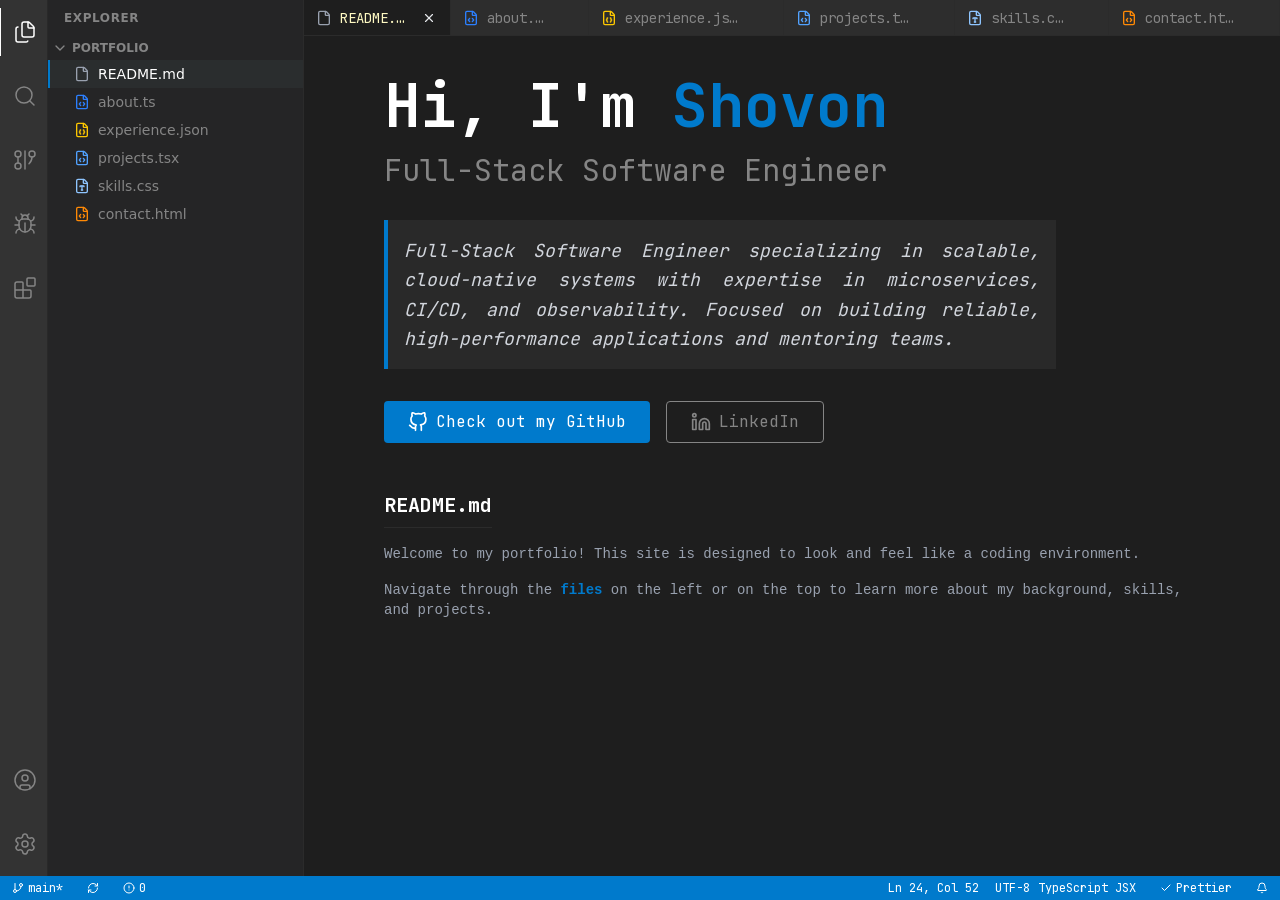
<file: index.html>
<!DOCTYPE html><!--BHxIBs1lzhkFUV1r7_4ec--><html lang="en"><head><meta charSet="utf-8"/><meta name="viewport" content="width=device-width, initial-scale=1"/><link rel="preload" href="/_next/static/media/70bc3e132a0a741e-s.p.15008bfb.woff2" as="font" crossorigin="" type="font/woff2"/><link rel="stylesheet" href="/_next/static/chunks/6325ce209d16f551.css" data-precedence="next"/><link rel="preload" as="script" fetchPriority="low" href="/_next/static/chunks/5bcee453cc4bce6d.js"/><script src="/_next/static/chunks/dde2c8e6322d1671.js" async=""></script><script src="/_next/static/chunks/627c8ce9f53b53f6.js" async=""></script><script src="/_next/static/chunks/turbopack-6bcfcec130698540.js" async=""></script><script src="/_next/static/chunks/ff1a16fafef87110.js" async=""></script><script src="/_next/static/chunks/d2be314c3ece3fbe.js" async=""></script><script src="/_next/static/chunks/497202ebc9bfe2a1.js" async=""></script><meta name="next-size-adjust" content=""/><title>Shovon | Full Stack Engineer</title><meta name="description" content="Personal Portfolio of Shovon"/><link rel="icon" href="/favicon.ico?favicon.0b3bf435.ico" sizes="256x256" type="image/x-icon"/><script src="/_next/static/chunks/a6dad97d9634a72d.js" noModule=""></script></head><body class="jetbrains_mono_707233f-module__9hS9bG__variable h-screen w-screen flex flex-col bg-vscode-bg text-gray-300 overflow-hidden font-mono"><div hidden=""><!--$--><!--/$--></div><div class="flex flex-1 overflow-hidden"><div class="w-12 bg-vscode-activity-bar flex flex-col justify-between py-2 items-center flex-shrink-0 border-r border-black/20 z-20"><div class="flex flex-col gap-4"><div class="p-3 cursor-pointer relative hover:text-white transition-colors text-white border-l-2 border-white"><svg xmlns="http://www.w3.org/2000/svg" width="24" height="24" viewBox="0 0 24 24" fill="none" stroke="currentColor" stroke-width="1.5" stroke-linecap="round" stroke-linejoin="round" class="lucide lucide-files" aria-hidden="true"><path d="M15 2h-4a2 2 0 0 0-2 2v11a2 2 0 0 0 2 2h8a2 2 0 0 0 2-2V8"></path><path d="M16.706 2.706A2.4 2.4 0 0 0 15 2v5a1 1 0 0 0 1 1h5a2.4 2.4 0 0 0-.706-1.706z"></path><path d="M5 7a2 2 0 0 0-2 2v11a2 2 0 0 0 2 2h8a2 2 0 0 0 1.732-1"></path></svg></div><div class="p-3 cursor-pointer relative hover:text-white transition-colors text-vscode-text-secondary border-l-2 border-transparent"><svg xmlns="http://www.w3.org/2000/svg" width="24" height="24" viewBox="0 0 24 24" fill="none" stroke="currentColor" stroke-width="1.5" stroke-linecap="round" stroke-linejoin="round" class="lucide lucide-search" aria-hidden="true"><path d="m21 21-4.34-4.34"></path><circle cx="11" cy="11" r="8"></circle></svg></div><div class="p-3 cursor-pointer relative hover:text-white transition-colors text-vscode-text-secondary border-l-2 border-transparent"><svg xmlns="http://www.w3.org/2000/svg" width="24" height="24" viewBox="0 0 24 24" fill="none" stroke="currentColor" stroke-width="1.5" stroke-linecap="round" stroke-linejoin="round" class="lucide lucide-git-graph" aria-hidden="true"><circle cx="5" cy="6" r="3"></circle><path d="M5 9v6"></path><circle cx="5" cy="18" r="3"></circle><path d="M12 3v18"></path><circle cx="19" cy="6" r="3"></circle><path d="M16 15.7A9 9 0 0 0 19 9"></path></svg></div><div class="p-3 cursor-pointer relative hover:text-white transition-colors text-vscode-text-secondary border-l-2 border-transparent"><svg xmlns="http://www.w3.org/2000/svg" width="24" height="24" viewBox="0 0 24 24" fill="none" stroke="currentColor" stroke-width="1.5" stroke-linecap="round" stroke-linejoin="round" class="lucide lucide-bug" aria-hidden="true"><path d="M12 20v-9"></path><path d="M14 7a4 4 0 0 1 4 4v3a6 6 0 0 1-12 0v-3a4 4 0 0 1 4-4z"></path><path d="M14.12 3.88 16 2"></path><path d="M21 21a4 4 0 0 0-3.81-4"></path><path d="M21 5a4 4 0 0 1-3.55 3.97"></path><path d="M22 13h-4"></path><path d="M3 21a4 4 0 0 1 3.81-4"></path><path d="M3 5a4 4 0 0 0 3.55 3.97"></path><path d="M6 13H2"></path><path d="m8 2 1.88 1.88"></path><path d="M9 7.13V6a3 3 0 1 1 6 0v1.13"></path></svg></div><div class="p-3 cursor-pointer relative hover:text-white transition-colors text-vscode-text-secondary border-l-2 border-transparent"><svg xmlns="http://www.w3.org/2000/svg" width="24" height="24" viewBox="0 0 24 24" fill="none" stroke="currentColor" stroke-width="1.5" stroke-linecap="round" stroke-linejoin="round" class="lucide lucide-blocks" aria-hidden="true"><path d="M10 22V7a1 1 0 0 0-1-1H4a2 2 0 0 0-2 2v12a2 2 0 0 0 2 2h12a2 2 0 0 0 2-2v-5a1 1 0 0 0-1-1H2"></path><rect x="14" y="2" width="8" height="8" rx="1"></rect></svg></div></div><div class="flex flex-col gap-4"><div class="p-3 cursor-pointer relative hover:text-white transition-colors text-vscode-text-secondary border-l-2 border-transparent"><svg xmlns="http://www.w3.org/2000/svg" width="24" height="24" viewBox="0 0 24 24" fill="none" stroke="currentColor" stroke-width="1.5" stroke-linecap="round" stroke-linejoin="round" class="lucide lucide-circle-user" aria-hidden="true"><circle cx="12" cy="12" r="10"></circle><circle cx="12" cy="10" r="3"></circle><path d="M7 20.662V19a2 2 0 0 1 2-2h6a2 2 0 0 1 2 2v1.662"></path></svg></div><div class="p-3 cursor-pointer relative hover:text-white transition-colors text-vscode-text-secondary border-l-2 border-transparent"><svg xmlns="http://www.w3.org/2000/svg" width="24" height="24" viewBox="0 0 24 24" fill="none" stroke="currentColor" stroke-width="1.5" stroke-linecap="round" stroke-linejoin="round" class="lucide lucide-settings" aria-hidden="true"><path d="M9.671 4.136a2.34 2.34 0 0 1 4.659 0 2.34 2.34 0 0 0 3.319 1.915 2.34 2.34 0 0 1 2.33 4.033 2.34 2.34 0 0 0 0 3.831 2.34 2.34 0 0 1-2.33 4.033 2.34 2.34 0 0 0-3.319 1.915 2.34 2.34 0 0 1-4.659 0 2.34 2.34 0 0 0-3.32-1.915 2.34 2.34 0 0 1-2.33-4.033 2.34 2.34 0 0 0 0-3.831A2.34 2.34 0 0 1 6.35 6.051a2.34 2.34 0 0 0 3.319-1.915"></path><circle cx="12" cy="12" r="3"></circle></svg></div></div></div><div class="flex flex-1 flex-col sm:flex-row overflow-hidden"><div class="w-64 bg-vscode-sidebar flex flex-col font-sans text-sm border-r border-vscode-border pb-2"><div class="h-9 px-4 flex items-center text-xs text-vscode-text-secondary font-bold tracking-wider uppercase">Explorer</div><div><div class="flex items-center px-1 py-1 cursor-pointer font-bold text-vscode-text-secondary hover:text-white"><svg xmlns="http://www.w3.org/2000/svg" width="16" height="16" viewBox="0 0 24 24" fill="none" stroke="currentColor" stroke-width="2" stroke-linecap="round" stroke-linejoin="round" class="lucide lucide-chevron-down" aria-hidden="true"><path d="m6 9 6 6 6-6"></path></svg><span class="ml-1 text-xs">PORTFOLIO</span></div><div class="flex flex-col"><a class="flex items-center gap-2 px-6 py-1 cursor-pointer hover:bg-vscode-hover border-l-2 bg-vscode-hover border-vscode-accent text-white" href="/"><svg xmlns="http://www.w3.org/2000/svg" width="16" height="16" viewBox="0 0 24 24" fill="none" stroke="currentColor" stroke-width="2" stroke-linecap="round" stroke-linejoin="round" class="lucide lucide-file text-gray-400" aria-hidden="true"><path d="M6 22a2 2 0 0 1-2-2V4a2 2 0 0 1 2-2h8a2.4 2.4 0 0 1 1.704.706l3.588 3.588A2.4 2.4 0 0 1 20 8v12a2 2 0 0 1-2 2z"></path><path d="M14 2v5a1 1 0 0 0 1 1h5"></path></svg><span>README.md</span></a><a class="flex items-center gap-2 px-6 py-1 cursor-pointer hover:bg-vscode-hover border-l-2 text-vscode-text-secondary border-transparent" href="/about"><svg xmlns="http://www.w3.org/2000/svg" width="16" height="16" viewBox="0 0 24 24" fill="none" stroke="currentColor" stroke-width="2" stroke-linecap="round" stroke-linejoin="round" class="lucide lucide-file-code text-blue-500" aria-hidden="true"><path d="M6 22a2 2 0 0 1-2-2V4a2 2 0 0 1 2-2h8a2.4 2.4 0 0 1 1.704.706l3.588 3.588A2.4 2.4 0 0 1 20 8v12a2 2 0 0 1-2 2z"></path><path d="M14 2v5a1 1 0 0 0 1 1h5"></path><path d="M10 12.5 8 15l2 2.5"></path><path d="m14 12.5 2 2.5-2 2.5"></path></svg><span>about.ts</span></a><a class="flex items-center gap-2 px-6 py-1 cursor-pointer hover:bg-vscode-hover border-l-2 text-vscode-text-secondary border-transparent" href="/experience"><svg xmlns="http://www.w3.org/2000/svg" width="16" height="16" viewBox="0 0 24 24" fill="none" stroke="currentColor" stroke-width="2" stroke-linecap="round" stroke-linejoin="round" class="lucide lucide-file-braces text-yellow-400" aria-hidden="true"><path d="M6 22a2 2 0 0 1-2-2V4a2 2 0 0 1 2-2h8a2.4 2.4 0 0 1 1.704.706l3.588 3.588A2.4 2.4 0 0 1 20 8v12a2 2 0 0 1-2 2z"></path><path d="M14 2v5a1 1 0 0 0 1 1h5"></path><path d="M10 12a1 1 0 0 0-1 1v1a1 1 0 0 1-1 1 1 1 0 0 1 1 1v1a1 1 0 0 0 1 1"></path><path d="M14 18a1 1 0 0 0 1-1v-1a1 1 0 0 1 1-1 1 1 0 0 1-1-1v-1a1 1 0 0 0-1-1"></path></svg><span>experience.json</span></a><a class="flex items-center gap-2 px-6 py-1 cursor-pointer hover:bg-vscode-hover border-l-2 text-vscode-text-secondary border-transparent" href="/projects"><svg xmlns="http://www.w3.org/2000/svg" width="16" height="16" viewBox="0 0 24 24" fill="none" stroke="currentColor" stroke-width="2" stroke-linecap="round" stroke-linejoin="round" class="lucide lucide-file-code text-blue-400" aria-hidden="true"><path d="M6 22a2 2 0 0 1-2-2V4a2 2 0 0 1 2-2h8a2.4 2.4 0 0 1 1.704.706l3.588 3.588A2.4 2.4 0 0 1 20 8v12a2 2 0 0 1-2 2z"></path><path d="M14 2v5a1 1 0 0 0 1 1h5"></path><path d="M10 12.5 8 15l2 2.5"></path><path d="m14 12.5 2 2.5-2 2.5"></path></svg><span>projects.tsx</span></a><a class="flex items-center gap-2 px-6 py-1 cursor-pointer hover:bg-vscode-hover border-l-2 text-vscode-text-secondary border-transparent" href="/skills"><svg xmlns="http://www.w3.org/2000/svg" width="16" height="16" viewBox="0 0 24 24" fill="none" stroke="currentColor" stroke-width="2" stroke-linecap="round" stroke-linejoin="round" class="lucide lucide-file-type text-blue-300" aria-hidden="true"><path d="M6 22a2 2 0 0 1-2-2V4a2 2 0 0 1 2-2h8a2.4 2.4 0 0 1 1.704.706l3.588 3.588A2.4 2.4 0 0 1 20 8v12a2 2 0 0 1-2 2z"></path><path d="M14 2v5a1 1 0 0 0 1 1h5"></path><path d="M11 18h2"></path><path d="M12 12v6"></path><path d="M9 13v-.5a.5.5 0 0 1 .5-.5h5a.5.5 0 0 1 .5.5v.5"></path></svg><span>skills.css</span></a><a class="flex items-center gap-2 px-6 py-1 cursor-pointer hover:bg-vscode-hover border-l-2 text-vscode-text-secondary border-transparent" href="/contact"><svg xmlns="http://www.w3.org/2000/svg" width="16" height="16" viewBox="0 0 24 24" fill="none" stroke="currentColor" stroke-width="2" stroke-linecap="round" stroke-linejoin="round" class="lucide lucide-file-code text-orange-400" aria-hidden="true"><path d="M6 22a2 2 0 0 1-2-2V4a2 2 0 0 1 2-2h8a2.4 2.4 0 0 1 1.704.706l3.588 3.588A2.4 2.4 0 0 1 20 8v12a2 2 0 0 1-2 2z"></path><path d="M14 2v5a1 1 0 0 0 1 1h5"></path><path d="M10 12.5 8 15l2 2.5"></path><path d="m14 12.5 2 2.5-2 2.5"></path></svg><span>contact.html</span></a></div></div></div><div class="flex-1 flex flex-col bg-vscode-bg min-w-0"><div class="flex bg-vscode-tab-inactive-bg h-9 border-b border-vscode-border overflow-x-auto scrollbar-hide"><a class="flex items-center gap-2 px-3 min-w-[120px] max-w-[200px] border-r border-vscode-border cursor-pointer select-none text-sm group bg-vscode-tab-active-bg text-gray-200" href="/"><svg xmlns="http://www.w3.org/2000/svg" width="16" height="16" viewBox="0 0 24 24" fill="none" stroke="currentColor" stroke-width="2" stroke-linecap="round" stroke-linejoin="round" class="lucide lucide-file text-gray-400" aria-hidden="true"><path d="M6 22a2 2 0 0 1-2-2V4a2 2 0 0 1 2-2h8a2.4 2.4 0 0 1 1.704.706l3.588 3.588A2.4 2.4 0 0 1 20 8v12a2 2 0 0 1-2 2z"></path><path d="M14 2v5a1 1 0 0 0 1 1h5"></path></svg><span class="flex-1 truncate text-yellow-100">README.md</span><div class="opacity-0 group-hover:opacity-100 p-0.5 rounded-md hover:bg-white/20 opacity-100"><svg xmlns="http://www.w3.org/2000/svg" width="14" height="14" viewBox="0 0 24 24" fill="none" stroke="currentColor" stroke-width="2" stroke-linecap="round" stroke-linejoin="round" class="lucide lucide-x" aria-hidden="true"><path d="M18 6 6 18"></path><path d="m6 6 12 12"></path></svg></div></a><a class="flex items-center gap-2 px-3 min-w-[120px] max-w-[200px] border-r border-vscode-border cursor-pointer select-none text-sm group bg-vscode-tab-inactive-bg text-vscode-text-secondary hover:bg-vscode-hover" href="/about"><svg xmlns="http://www.w3.org/2000/svg" width="16" height="16" viewBox="0 0 24 24" fill="none" stroke="currentColor" stroke-width="2" stroke-linecap="round" stroke-linejoin="round" class="lucide lucide-file-code text-blue-500" aria-hidden="true"><path d="M6 22a2 2 0 0 1-2-2V4a2 2 0 0 1 2-2h8a2.4 2.4 0 0 1 1.704.706l3.588 3.588A2.4 2.4 0 0 1 20 8v12a2 2 0 0 1-2 2z"></path><path d="M14 2v5a1 1 0 0 0 1 1h5"></path><path d="M10 12.5 8 15l2 2.5"></path><path d="m14 12.5 2 2.5-2 2.5"></path></svg><span class="flex-1 truncate">about.ts</span><div class="opacity-0 group-hover:opacity-100 p-0.5 rounded-md hover:bg-white/20"><svg xmlns="http://www.w3.org/2000/svg" width="14" height="14" viewBox="0 0 24 24" fill="none" stroke="currentColor" stroke-width="2" stroke-linecap="round" stroke-linejoin="round" class="lucide lucide-x" aria-hidden="true"><path d="M18 6 6 18"></path><path d="m6 6 12 12"></path></svg></div></a><a class="flex items-center gap-2 px-3 min-w-[120px] max-w-[200px] border-r border-vscode-border cursor-pointer select-none text-sm group bg-vscode-tab-inactive-bg text-vscode-text-secondary hover:bg-vscode-hover" href="/experience"><svg xmlns="http://www.w3.org/2000/svg" width="16" height="16" viewBox="0 0 24 24" fill="none" stroke="currentColor" stroke-width="2" stroke-linecap="round" stroke-linejoin="round" class="lucide lucide-file-braces text-yellow-400" aria-hidden="true"><path d="M6 22a2 2 0 0 1-2-2V4a2 2 0 0 1 2-2h8a2.4 2.4 0 0 1 1.704.706l3.588 3.588A2.4 2.4 0 0 1 20 8v12a2 2 0 0 1-2 2z"></path><path d="M14 2v5a1 1 0 0 0 1 1h5"></path><path d="M10 12a1 1 0 0 0-1 1v1a1 1 0 0 1-1 1 1 1 0 0 1 1 1v1a1 1 0 0 0 1 1"></path><path d="M14 18a1 1 0 0 0 1-1v-1a1 1 0 0 1 1-1 1 1 0 0 1-1-1v-1a1 1 0 0 0-1-1"></path></svg><span class="flex-1 truncate">experience.json</span><div class="opacity-0 group-hover:opacity-100 p-0.5 rounded-md hover:bg-white/20"><svg xmlns="http://www.w3.org/2000/svg" width="14" height="14" viewBox="0 0 24 24" fill="none" stroke="currentColor" stroke-width="2" stroke-linecap="round" stroke-linejoin="round" class="lucide lucide-x" aria-hidden="true"><path d="M18 6 6 18"></path><path d="m6 6 12 12"></path></svg></div></a><a class="flex items-center gap-2 px-3 min-w-[120px] max-w-[200px] border-r border-vscode-border cursor-pointer select-none text-sm group bg-vscode-tab-inactive-bg text-vscode-text-secondary hover:bg-vscode-hover" href="/projects"><svg xmlns="http://www.w3.org/2000/svg" width="16" height="16" viewBox="0 0 24 24" fill="none" stroke="currentColor" stroke-width="2" stroke-linecap="round" stroke-linejoin="round" class="lucide lucide-file-code text-blue-400" aria-hidden="true"><path d="M6 22a2 2 0 0 1-2-2V4a2 2 0 0 1 2-2h8a2.4 2.4 0 0 1 1.704.706l3.588 3.588A2.4 2.4 0 0 1 20 8v12a2 2 0 0 1-2 2z"></path><path d="M14 2v5a1 1 0 0 0 1 1h5"></path><path d="M10 12.5 8 15l2 2.5"></path><path d="m14 12.5 2 2.5-2 2.5"></path></svg><span class="flex-1 truncate">projects.tsx</span><div class="opacity-0 group-hover:opacity-100 p-0.5 rounded-md hover:bg-white/20"><svg xmlns="http://www.w3.org/2000/svg" width="14" height="14" viewBox="0 0 24 24" fill="none" stroke="currentColor" stroke-width="2" stroke-linecap="round" stroke-linejoin="round" class="lucide lucide-x" aria-hidden="true"><path d="M18 6 6 18"></path><path d="m6 6 12 12"></path></svg></div></a><a class="flex items-center gap-2 px-3 min-w-[120px] max-w-[200px] border-r border-vscode-border cursor-pointer select-none text-sm group bg-vscode-tab-inactive-bg text-vscode-text-secondary hover:bg-vscode-hover" href="/skills"><svg xmlns="http://www.w3.org/2000/svg" width="16" height="16" viewBox="0 0 24 24" fill="none" stroke="currentColor" stroke-width="2" stroke-linecap="round" stroke-linejoin="round" class="lucide lucide-file-type text-blue-300" aria-hidden="true"><path d="M6 22a2 2 0 0 1-2-2V4a2 2 0 0 1 2-2h8a2.4 2.4 0 0 1 1.704.706l3.588 3.588A2.4 2.4 0 0 1 20 8v12a2 2 0 0 1-2 2z"></path><path d="M14 2v5a1 1 0 0 0 1 1h5"></path><path d="M11 18h2"></path><path d="M12 12v6"></path><path d="M9 13v-.5a.5.5 0 0 1 .5-.5h5a.5.5 0 0 1 .5.5v.5"></path></svg><span class="flex-1 truncate">skills.css</span><div class="opacity-0 group-hover:opacity-100 p-0.5 rounded-md hover:bg-white/20"><svg xmlns="http://www.w3.org/2000/svg" width="14" height="14" viewBox="0 0 24 24" fill="none" stroke="currentColor" stroke-width="2" stroke-linecap="round" stroke-linejoin="round" class="lucide lucide-x" aria-hidden="true"><path d="M18 6 6 18"></path><path d="m6 6 12 12"></path></svg></div></a><a class="flex items-center gap-2 px-3 min-w-[120px] max-w-[200px] border-r border-vscode-border cursor-pointer select-none text-sm group bg-vscode-tab-inactive-bg text-vscode-text-secondary hover:bg-vscode-hover" href="/contact"><svg xmlns="http://www.w3.org/2000/svg" width="16" height="16" viewBox="0 0 24 24" fill="none" stroke="currentColor" stroke-width="2" stroke-linecap="round" stroke-linejoin="round" class="lucide lucide-file-code text-orange-400" aria-hidden="true"><path d="M6 22a2 2 0 0 1-2-2V4a2 2 0 0 1 2-2h8a2.4 2.4 0 0 1 1.704.706l3.588 3.588A2.4 2.4 0 0 1 20 8v12a2 2 0 0 1-2 2z"></path><path d="M14 2v5a1 1 0 0 0 1 1h5"></path><path d="M10 12.5 8 15l2 2.5"></path><path d="m14 12.5 2 2.5-2 2.5"></path></svg><span class="flex-1 truncate">contact.html</span><div class="opacity-0 group-hover:opacity-100 p-0.5 rounded-md hover:bg-white/20"><svg xmlns="http://www.w3.org/2000/svg" width="14" height="14" viewBox="0 0 24 24" fill="none" stroke="currentColor" stroke-width="2" stroke-linecap="round" stroke-linejoin="round" class="lucide lucide-x" aria-hidden="true"><path d="M18 6 6 18"></path><path d="m6 6 12 12"></path></svg></div></a></div><main class="flex-1 overflow-y-auto p-0 scrollbar-thumb-rounded"><div class="p-6 md:p-10 max-w-4xl mx-auto"><div class="mb-8 animate-in fade-in duration-500"><h1 class="text-4xl md:text-6xl font-bold mb-4 text-white">Hi, I&#x27;m <span class="text-vscode-accent">Shovon</span></h1><h2 class="text-2xl md:text-3xl text-vscode-text-secondary mb-8">Full-Stack Software Engineer</h2><p class="text-lg leading-relaxed text-gray-300 max-w-2xl mb-8 border-l-4 border-vscode-accent px-4 py-4 italic bg-white/5 text-justify">Full-Stack Software Engineer specializing in scalable, cloud-native systems with expertise in microservices, CI/CD, and observability. Focused on building reliable, high-performance applications and mentoring teams.</p><div class="flex flex-wrap gap-4"><a href="https://github.com/ShovonCodes" target="_blank" rel="noopener noreferrer" class="px-6 py-2 bg-vscode-accent hover:bg-vscode-selection text-white rounded transition-colors flex items-center gap-2"><svg stroke="currentColor" fill="none" stroke-width="2" viewBox="0 0 24 24" stroke-linecap="round" stroke-linejoin="round" class="w-5 h-5" height="1em" width="1em" xmlns="http://www.w3.org/2000/svg"><path d="M9 19c-5 1.5-5-2.5-7-3m14 6v-3.87a3.37 3.37 0 0 0-.94-2.61c3.14-.35 6.44-1.54 6.44-7A5.44 5.44 0 0 0 20 4.77 5.07 5.07 0 0 0 19.91 1S18.73.65 16 2.48a13.38 13.38 0 0 0-7 0C6.27.65 5.09 1 5.09 1A5.07 5.07 0 0 0 5 4.77a5.44 5.44 0 0 0-1.5 3.78c0 5.42 3.3 6.61 6.44 7A3.37 3.37 0 0 0 9 18.13V22"></path></svg>Check out my GitHub</a><a href="https://linkedin.com/in/mainulislam588" target="_blank" rel="noopener noreferrer" class="px-6 py-2 border border-vscode-text-secondary hover:border-white text-vscode-text-secondary hover:text-white rounded transition-colors flex items-center gap-2"><svg stroke="currentColor" fill="none" stroke-width="2" viewBox="0 0 24 24" stroke-linecap="round" stroke-linejoin="round" class="w-5 h-5" height="1em" width="1em" xmlns="http://www.w3.org/2000/svg"><path d="M16 8a6 6 0 0 1 6 6v7h-4v-7a2 2 0 0 0-2-2 2 2 0 0 0-2 2v7h-4v-7a6 6 0 0 1 6-6z"></path><rect x="2" y="9" width="4" height="12"></rect><circle cx="4" cy="4" r="2"></circle></svg>LinkedIn</a></div></div><div class="mt-12"><h3 class="text-xl font-bold text-white mb-4 border-b border-vscode-border pb-2 w-fit">README.md</h3><div class="font-mono text-sm text-gray-400 space-y-4"><p>Welcome to my portfolio! This site is designed to look and feel like a coding environment.</p><p>Navigate through the <span class="text-vscode-accent font-bold">files</span> on the left or on the top to learn more about my background, skills, and projects.</p></div></div></div><!--$--><!--/$--></main></div></div></div><div class="h-6 bg-vscode-status-bar text-white flex justify-between items-center text-xs px-2 select-none z-30"><div class="flex items-center gap-4"><div class="flex items-center gap-1 hover:bg-white/20 px-1 py-0.5 rounded cursor-pointer"><svg xmlns="http://www.w3.org/2000/svg" width="12" height="12" viewBox="0 0 24 24" fill="none" stroke="currentColor" stroke-width="2" stroke-linecap="round" stroke-linejoin="round" class="lucide lucide-git-branch" aria-hidden="true"><line x1="6" x2="6" y1="3" y2="15"></line><circle cx="18" cy="6" r="3"></circle><circle cx="6" cy="18" r="3"></circle><path d="M18 9a9 9 0 0 1-9 9"></path></svg><span>main*</span></div><div class="flex items-center gap-1 hover:bg-white/20 px-1 py-0.5 rounded cursor-pointer"><svg xmlns="http://www.w3.org/2000/svg" width="12" height="12" viewBox="0 0 24 24" fill="none" stroke="currentColor" stroke-width="2" stroke-linecap="round" stroke-linejoin="round" class="lucide lucide-refresh-cw" aria-hidden="true"><path d="M3 12a9 9 0 0 1 9-9 9.75 9.75 0 0 1 6.74 2.74L21 8"></path><path d="M21 3v5h-5"></path><path d="M21 12a9 9 0 0 1-9 9 9.75 9.75 0 0 1-6.74-2.74L3 16"></path><path d="M8 16H3v5"></path></svg></div><div class="flex items-center gap-1 hover:bg-white/20 px-1 py-0.5 rounded cursor-pointer"><svg xmlns="http://www.w3.org/2000/svg" width="12" height="12" viewBox="0 0 24 24" fill="none" stroke="currentColor" stroke-width="2" stroke-linecap="round" stroke-linejoin="round" class="lucide lucide-circle-alert" aria-hidden="true"><circle cx="12" cy="12" r="10"></circle><line x1="12" x2="12" y1="8" y2="12"></line><line x1="12" x2="12.01" y1="16" y2="16"></line></svg><span>0</span></div></div><div class="flex items-center gap-4"><div class="hidden sm:flex items-center gap-2 hover:bg-white/20 px-1 py-0.5 rounded cursor-pointer"><span class="mr-2">Ln 24, Col 52</span><span>UTF-8</span><span>TypeScript JSX</span></div><div class="flex items-center gap-1 hover:bg-white/20 px-1 py-0.5 rounded cursor-pointer"><div class="flex items-center gap-1"><svg xmlns="http://www.w3.org/2000/svg" width="12" height="12" viewBox="0 0 24 24" fill="none" stroke="currentColor" stroke-width="2" stroke-linecap="round" stroke-linejoin="round" class="lucide lucide-check" aria-hidden="true"><path d="M20 6 9 17l-5-5"></path></svg><span>Prettier</span></div></div><div class="flex items-center gap-1 hover:bg-white/20 px-1 py-0.5 rounded cursor-pointer"><svg xmlns="http://www.w3.org/2000/svg" width="12" height="12" viewBox="0 0 24 24" fill="none" stroke="currentColor" stroke-width="2" stroke-linecap="round" stroke-linejoin="round" class="lucide lucide-bell" aria-hidden="true"><path d="M10.268 21a2 2 0 0 0 3.464 0"></path><path d="M3.262 15.326A1 1 0 0 0 4 17h16a1 1 0 0 0 .74-1.673C19.41 13.956 18 12.499 18 8A6 6 0 0 0 6 8c0 4.499-1.411 5.956-2.738 7.326"></path></svg></div></div></div><script src="/_next/static/chunks/5bcee453cc4bce6d.js" id="_R_" async=""></script><script>(self.__next_f=self.__next_f||[]).push([0])</script><script>self.__next_f.push([1,"1:\"$Sreact.fragment\"\n4:I[97367,[\"/_next/static/chunks/ff1a16fafef87110.js\",\"/_next/static/chunks/d2be314c3ece3fbe.js\"],\"OutletBoundary\"]\n5:\"$Sreact.suspense\"\n7:I[97367,[\"/_next/static/chunks/ff1a16fafef87110.js\",\"/_next/static/chunks/d2be314c3ece3fbe.js\"],\"ViewportBoundary\"]\n9:I[97367,[\"/_next/static/chunks/ff1a16fafef87110.js\",\"/_next/static/chunks/d2be314c3ece3fbe.js\"],\"MetadataBoundary\"]\nb:I[68027,[],\"default\"]\n:HL[\"/_next/static/chunks/6325ce209d16f551.css\",\"style\"]\n:HL[\"/_next/static/media/70bc3e132a0a741e-s.p.15008bfb.woff2\",\"font\",{\"crossOrigin\":\"\",\"type\":\"font/woff2\"}]\n0:{\"P\":null,\"b\":\"BHxIBs1lzhkFUV1r7_4ec\",\"c\":[\"\",\"\"],\"q\":\"\",\"i\":false,\"f\":[[[\"\",{\"children\":[\"__PAGE__\",{}]},\"$undefined\",\"$undefined\",true],[[\"$\",\"$1\",\"c\",{\"children\":[[[\"$\",\"link\",\"0\",{\"rel\":\"stylesheet\",\"href\":\"/_next/static/chunks/6325ce209d16f551.css\",\"precedence\":\"next\",\"crossOrigin\":\"$undefined\",\"nonce\":\"$undefined\"}],[\"$\",\"script\",\"script-0\",{\"src\":\"/_next/static/chunks/497202ebc9bfe2a1.js\",\"async\":true,\"nonce\":\"$undefined\"}]],\"$L2\"]}],{\"children\":[[\"$\",\"$1\",\"c\",{\"children\":[\"$L3\",null,[\"$\",\"$L4\",null,{\"children\":[\"$\",\"$5\",null,{\"name\":\"Next.MetadataOutlet\",\"children\":\"$@6\"}]}]]}],{},null,false,false]},null,false,false],[\"$\",\"$1\",\"h\",{\"children\":[null,[\"$\",\"$L7\",null,{\"children\":\"$L8\"}],[\"$\",\"div\",null,{\"hidden\":true,\"children\":[\"$\",\"$L9\",null,{\"children\":[\"$\",\"$5\",null,{\"name\":\"Next.Metadata\",\"children\":\"$La\"}]}]}],[\"$\",\"meta\",null,{\"name\":\"next-size-adjust\",\"content\":\"\"}]]}],false]],\"m\":\"$undefined\",\"G\":[\"$b\",[]],\"S\":true}\n"])</script><script>self.__next_f.push([1,"c:I[12360,[\"/_next/static/chunks/497202ebc9bfe2a1.js\"],\"default\"]\nd:I[82437,[\"/_next/static/chunks/497202ebc9bfe2a1.js\"],\"default\"]\ne:I[36039,[\"/_next/static/chunks/497202ebc9bfe2a1.js\"],\"default\"]\nf:I[39756,[\"/_next/static/chunks/ff1a16fafef87110.js\",\"/_next/static/chunks/d2be314c3ece3fbe.js\"],\"default\"]\n10:I[37457,[\"/_next/static/chunks/ff1a16fafef87110.js\",\"/_next/static/chunks/d2be314c3ece3fbe.js\"],\"default\"]\n"])</script><script>self.__next_f.push([1,"2:[\"$\",\"html\",null,{\"lang\":\"en\",\"children\":[\"$\",\"body\",null,{\"className\":\"jetbrains_mono_707233f-module__9hS9bG__variable h-screen w-screen flex flex-col bg-vscode-bg text-gray-300 overflow-hidden font-mono\",\"children\":[[\"$\",\"div\",null,{\"className\":\"flex flex-1 overflow-hidden\",\"children\":[[\"$\",\"$Lc\",null,{}],[\"$\",\"div\",null,{\"className\":\"flex flex-1 flex-col sm:flex-row overflow-hidden\",\"children\":[[\"$\",\"$Ld\",null,{\"sections\":[{\"id\":\"home\",\"title\":\"README.md\",\"path\":\"/\",\"icon\":\"markdown\"},{\"id\":\"about\",\"title\":\"about.ts\",\"path\":\"/about\",\"icon\":\"typescript\"},{\"id\":\"experience\",\"title\":\"experience.json\",\"path\":\"/experience\",\"icon\":\"json\"},{\"id\":\"projects\",\"title\":\"projects.tsx\",\"path\":\"/projects\",\"icon\":\"react\"},{\"id\":\"skills\",\"title\":\"skills.css\",\"path\":\"/skills\",\"icon\":\"css\"},{\"id\":\"contact\",\"title\":\"contact.html\",\"path\":\"/contact\",\"icon\":\"html\"}]}],[\"$\",\"div\",null,{\"className\":\"flex-1 flex flex-col bg-vscode-bg min-w-0\",\"children\":[[\"$\",\"$Le\",null,{\"sections\":\"$2:props:children:props:children:0:props:children:1:props:children:0:props:sections\"}],[\"$\",\"main\",null,{\"className\":\"flex-1 overflow-y-auto p-0 scrollbar-thumb-rounded\",\"children\":[\"$\",\"$Lf\",null,{\"parallelRouterKey\":\"children\",\"error\":\"$undefined\",\"errorStyles\":\"$undefined\",\"errorScripts\":\"$undefined\",\"template\":[\"$\",\"$L10\",null,{}],\"templateStyles\":\"$undefined\",\"templateScripts\":\"$undefined\",\"notFound\":[[[\"$\",\"title\",null,{\"children\":\"404: This page could not be found.\"}],[\"$\",\"div\",null,{\"style\":{\"fontFamily\":\"system-ui,\\\"Segoe UI\\\",Roboto,Helvetica,Arial,sans-serif,\\\"Apple Color Emoji\\\",\\\"Segoe UI Emoji\\\"\",\"height\":\"100vh\",\"textAlign\":\"center\",\"display\":\"flex\",\"flexDirection\":\"column\",\"alignItems\":\"center\",\"justifyContent\":\"center\"},\"children\":[\"$\",\"div\",null,{\"children\":[[\"$\",\"style\",null,{\"dangerouslySetInnerHTML\":{\"__html\":\"body{color:#000;background:#fff;margin:0}.next-error-h1{border-right:1px solid rgba(0,0,0,.3)}@media (prefers-color-scheme:dark){body{color:#fff;background:#000}.next-error-h1{border-right:1px solid rgba(255,255,255,.3)}}\"}}],[\"$\",\"h1\",null,{\"className\":\"next-error-h1\",\"style\":{\"display\":\"inline-block\",\"margin\":\"0 20px 0 0\",\"padding\":\"0 23px 0 0\",\"fontSize\":24,\"fontWeight\":500,\"verticalAlign\":\"top\",\"lineHeight\":\"49px\"},\"children\":404}],[\"$\",\"div\",null,{\"style\":{\"display\":\"inline-block\"},\"children\":[\"$\",\"h2\",null,{\"style\":{\"fontSize\":14,\"fontWeight\":400,\"lineHeight\":\"49px\",\"margin\":0},\"children\":\"This page could not be found.\"}]}]]}]}]],[]],\"forbidden\":\"$undefined\",\"unauthorized\":\"$undefined\"}]}]]}]]}]]}],[\"$\",\"div\",null,{\"className\":\"h-6 bg-vscode-status-bar text-white flex justify-between items-center text-xs px-2 select-none z-30\",\"children\":[[\"$\",\"div\",null,{\"className\":\"flex items-center gap-4\",\"children\":[[\"$\",\"div\",null,{\"className\":\"flex items-center gap-1 hover:bg-white/20 px-1 py-0.5 rounded cursor-pointer\",\"children\":[[\"$\",\"svg\",null,{\"ref\":\"$undefined\",\"xmlns\":\"http://www.w3.org/2000/svg\",\"width\":12,\"height\":12,\"viewBox\":\"0 0 24 24\",\"fill\":\"none\",\"stroke\":\"currentColor\",\"strokeWidth\":2,\"strokeLinecap\":\"round\",\"strokeLinejoin\":\"round\",\"className\":\"lucide lucide-git-branch\",\"aria-hidden\":\"true\",\"children\":[[\"$\",\"line\",\"17qcm7\",{\"x1\":\"6\",\"x2\":\"6\",\"y1\":\"3\",\"y2\":\"15\"}],[\"$\",\"circle\",\"1h7g24\",{\"cx\":\"18\",\"cy\":\"6\",\"r\":\"3\"}],[\"$\",\"circle\",\"fqmcym\",{\"cx\":\"6\",\"cy\":\"18\",\"r\":\"3\"}],[\"$\",\"path\",\"n2h4wq\",{\"d\":\"M18 9a9 9 0 0 1-9 9\"}],\"$undefined\"]}],[\"$\",\"span\",null,{\"children\":\"main*\"}]]}],[\"$\",\"div\",null,{\"className\":\"flex items-center gap-1 hover:bg-white/20 px-1 py-0.5 rounded cursor-pointer\",\"children\":[\"$\",\"svg\",null,{\"ref\":\"$undefined\",\"xmlns\":\"http://www.w3.org/2000/svg\",\"width\":12,\"height\":12,\"viewBox\":\"0 0 24 24\",\"fill\":\"none\",\"stroke\":\"currentColor\",\"strokeWidth\":2,\"strokeLinecap\":\"round\",\"strokeLinejoin\":\"round\",\"className\":\"lucide lucide-refresh-cw\",\"aria-hidden\":\"true\",\"children\":[[\"$\",\"path\",\"v9h5vc\",{\"d\":\"M3 12a9 9 0 0 1 9-9 9.75 9.75 0 0 1 6.74 2.74L21 8\"}],[\"$\",\"path\",\"1q7to0\",{\"d\":\"M21 3v5h-5\"}],[\"$\",\"path\",\"3uifl3\",{\"d\":\"M21 12a9 9 0 0 1-9 9 9.75 9.75 0 0 1-6.74-2.74L3 16\"}],[\"$\",\"path\",\"1cv678\",{\"d\":\"M8 16H3v5\"}],\"$undefined\"]}]}],[\"$\",\"div\",null,{\"className\":\"flex items-center gap-1 hover:bg-white/20 px-1 py-0.5 rounded cursor-pointer\",\"children\":[[\"$\",\"svg\",null,{\"ref\":\"$undefined\",\"xmlns\":\"http://www.w3.org/2000/svg\",\"width\":12,\"height\":12,\"viewBox\":\"0 0 24 24\",\"fill\":\"none\",\"stroke\":\"currentColor\",\"strokeWidth\":2,\"strokeLinecap\":\"round\",\"strokeLinejoin\":\"round\",\"className\":\"lucide lucide-circle-alert\",\"aria-hidden\":\"true\",\"children\":[[\"$\",\"circle\",\"1mglay\",{\"cx\":\"12\",\"cy\":\"12\",\"r\":\"10\"}],[\"$\",\"line\",\"1pkeuh\",{\"x1\":\"12\",\"x2\":\"12\",\"y1\":\"8\",\"y2\":\"12\"}],[\"$\",\"line\",\"4dfq90\",{\"x1\":\"12\",\"x2\":\"12.01\",\"y1\":\"16\",\"y2\":\"16\"}],\"$undefined\"]}],[\"$\",\"span\",null,{\"children\":\"0\"}]]}]]}],\"$L11\"]}]]}]}]\n"])</script><script>self.__next_f.push([1,"3:[\"$\",\"div\",null,{\"className\":\"p-6 md:p-10 max-w-4xl mx-auto\",\"children\":[[\"$\",\"div\",null,{\"className\":\"mb-8 animate-in fade-in duration-500\",\"children\":[[\"$\",\"h1\",null,{\"className\":\"text-4xl md:text-6xl font-bold mb-4 text-white\",\"children\":[\"Hi, I'm \",[\"$\",\"span\",null,{\"className\":\"text-vscode-accent\",\"children\":\"Shovon\"}]]}],[\"$\",\"h2\",null,{\"className\":\"text-2xl md:text-3xl text-vscode-text-secondary mb-8\",\"children\":\"Full-Stack Software Engineer\"}],[\"$\",\"p\",null,{\"className\":\"text-lg leading-relaxed text-gray-300 max-w-2xl mb-8 border-l-4 border-vscode-accent px-4 py-4 italic bg-white/5 text-justify\",\"children\":\"Full-Stack Software Engineer specializing in scalable, cloud-native systems with expertise in microservices, CI/CD, and observability. Focused on building reliable, high-performance applications and mentoring teams.\"}],[\"$\",\"div\",null,{\"className\":\"flex flex-wrap gap-4\",\"children\":[[\"$\",\"a\",null,{\"href\":\"https://github.com/ShovonCodes\",\"target\":\"_blank\",\"rel\":\"noopener noreferrer\",\"className\":\"px-6 py-2 bg-vscode-accent hover:bg-vscode-selection text-white rounded transition-colors flex items-center gap-2\",\"children\":[[\"$\",\"svg\",null,{\"stroke\":\"currentColor\",\"fill\":\"none\",\"strokeWidth\":\"2\",\"viewBox\":\"0 0 24 24\",\"strokeLinecap\":\"round\",\"strokeLinejoin\":\"round\",\"className\":\"w-5 h-5\",\"children\":[\"$undefined\",[[\"$\",\"path\",\"0\",{\"d\":\"M9 19c-5 1.5-5-2.5-7-3m14 6v-3.87a3.37 3.37 0 0 0-.94-2.61c3.14-.35 6.44-1.54 6.44-7A5.44 5.44 0 0 0 20 4.77 5.07 5.07 0 0 0 19.91 1S18.73.65 16 2.48a13.38 13.38 0 0 0-7 0C6.27.65 5.09 1 5.09 1A5.07 5.07 0 0 0 5 4.77a5.44 5.44 0 0 0-1.5 3.78c0 5.42 3.3 6.61 6.44 7A3.37 3.37 0 0 0 9 18.13V22\",\"children\":[]}]]],\"style\":{\"color\":\"$undefined\"},\"height\":\"1em\",\"width\":\"1em\",\"xmlns\":\"http://www.w3.org/2000/svg\"}],\"Check out my GitHub\"]}],[\"$\",\"a\",null,{\"href\":\"https://linkedin.com/in/mainulislam588\",\"target\":\"_blank\",\"rel\":\"noopener noreferrer\",\"className\":\"px-6 py-2 border border-vscode-text-secondary hover:border-white text-vscode-text-secondary hover:text-white rounded transition-colors flex items-center gap-2\",\"children\":[[\"$\",\"svg\",null,{\"stroke\":\"currentColor\",\"fill\":\"none\",\"strokeWidth\":\"2\",\"viewBox\":\"0 0 24 24\",\"strokeLinecap\":\"round\",\"strokeLinejoin\":\"round\",\"className\":\"w-5 h-5\",\"children\":[\"$undefined\",[[\"$\",\"path\",\"0\",{\"d\":\"M16 8a6 6 0 0 1 6 6v7h-4v-7a2 2 0 0 0-2-2 2 2 0 0 0-2 2v7h-4v-7a6 6 0 0 1 6-6z\",\"children\":[]}],[\"$\",\"rect\",\"1\",{\"x\":\"2\",\"y\":\"9\",\"width\":\"4\",\"height\":\"12\",\"children\":[]}],[\"$\",\"circle\",\"2\",{\"cx\":\"4\",\"cy\":\"4\",\"r\":\"2\",\"children\":[]}]]],\"style\":{\"color\":\"$undefined\"},\"height\":\"1em\",\"width\":\"1em\",\"xmlns\":\"http://www.w3.org/2000/svg\"}],\"LinkedIn\"]}]]}]]}],[\"$\",\"div\",null,{\"className\":\"mt-12\",\"children\":[[\"$\",\"h3\",null,{\"className\":\"text-xl font-bold text-white mb-4 border-b border-vscode-border pb-2 w-fit\",\"children\":\"README.md\"}],[\"$\",\"div\",null,{\"className\":\"font-mono text-sm text-gray-400 space-y-4\",\"children\":[[\"$\",\"p\",null,{\"children\":\"Welcome to my portfolio! This site is designed to look and feel like a coding environment.\"}],[\"$\",\"p\",null,{\"children\":[\"Navigate through the \",[\"$\",\"span\",null,{\"className\":\"text-vscode-accent font-bold\",\"children\":\"files\"}],\" on the left or on the top to learn more about my background, skills, and projects.\"]}]]}]]}]]}]\n"])</script><script>self.__next_f.push([1,"11:[\"$\",\"div\",null,{\"className\":\"flex items-center gap-4\",\"children\":[[\"$\",\"div\",null,{\"className\":\"hidden sm:flex items-center gap-2 hover:bg-white/20 px-1 py-0.5 rounded cursor-pointer\",\"children\":[[\"$\",\"span\",null,{\"className\":\"mr-2\",\"children\":\"Ln 24, Col 52\"}],[\"$\",\"span\",null,{\"children\":\"UTF-8\"}],[\"$\",\"span\",null,{\"children\":\"TypeScript JSX\"}]]}],[\"$\",\"div\",null,{\"className\":\"flex items-center gap-1 hover:bg-white/20 px-1 py-0.5 rounded cursor-pointer\",\"children\":[\"$\",\"div\",null,{\"className\":\"flex items-center gap-1\",\"children\":[[\"$\",\"svg\",null,{\"ref\":\"$undefined\",\"xmlns\":\"http://www.w3.org/2000/svg\",\"width\":12,\"height\":12,\"viewBox\":\"0 0 24 24\",\"fill\":\"none\",\"stroke\":\"currentColor\",\"strokeWidth\":2,\"strokeLinecap\":\"round\",\"strokeLinejoin\":\"round\",\"className\":\"lucide lucide-check\",\"aria-hidden\":\"true\",\"children\":[[\"$\",\"path\",\"1gmf2c\",{\"d\":\"M20 6 9 17l-5-5\"}],\"$undefined\"]}],[\"$\",\"span\",null,{\"children\":\"Prettier\"}]]}]}],[\"$\",\"div\",null,{\"className\":\"flex items-center gap-1 hover:bg-white/20 px-1 py-0.5 rounded cursor-pointer\",\"children\":[\"$\",\"svg\",null,{\"ref\":\"$undefined\",\"xmlns\":\"http://www.w3.org/2000/svg\",\"width\":12,\"height\":12,\"viewBox\":\"0 0 24 24\",\"fill\":\"none\",\"stroke\":\"currentColor\",\"strokeWidth\":2,\"strokeLinecap\":\"round\",\"strokeLinejoin\":\"round\",\"className\":\"lucide lucide-bell\",\"aria-hidden\":\"true\",\"children\":[[\"$\",\"path\",\"vwvbt9\",{\"d\":\"M10.268 21a2 2 0 0 0 3.464 0\"}],[\"$\",\"path\",\"11g9vi\",{\"d\":\"M3.262 15.326A1 1 0 0 0 4 17h16a1 1 0 0 0 .74-1.673C19.41 13.956 18 12.499 18 8A6 6 0 0 0 6 8c0 4.499-1.411 5.956-2.738 7.326\"}],\"$undefined\"]}]}]]}]\n"])</script><script>self.__next_f.push([1,"8:[[\"$\",\"meta\",\"0\",{\"charSet\":\"utf-8\"}],[\"$\",\"meta\",\"1\",{\"name\":\"viewport\",\"content\":\"width=device-width, initial-scale=1\"}]]\n"])</script><script>self.__next_f.push([1,"12:I[27201,[\"/_next/static/chunks/ff1a16fafef87110.js\",\"/_next/static/chunks/d2be314c3ece3fbe.js\"],\"IconMark\"]\n6:null\na:[[\"$\",\"title\",\"0\",{\"children\":\"Shovon | Full Stack Engineer\"}],[\"$\",\"meta\",\"1\",{\"name\":\"description\",\"content\":\"Personal Portfolio of Shovon\"}],[\"$\",\"link\",\"2\",{\"rel\":\"icon\",\"href\":\"/favicon.ico?favicon.0b3bf435.ico\",\"sizes\":\"256x256\",\"type\":\"image/x-icon\"}],[\"$\",\"$L12\",\"3\",{}]]\n"])</script></body></html>
</file>
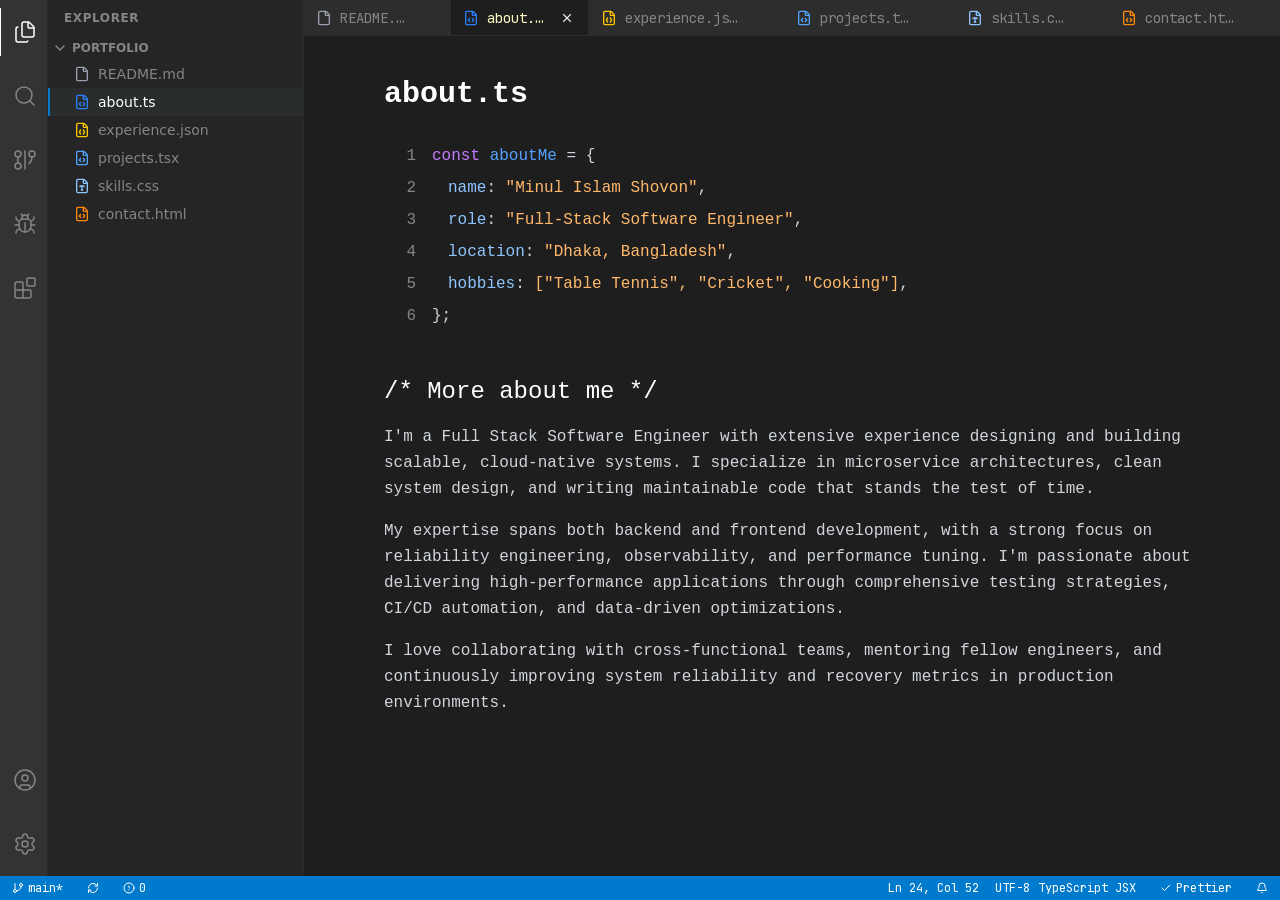
<file: about.html>
<!DOCTYPE html><!--BHxIBs1lzhkFUV1r7_4ec--><html lang="en"><head><meta charSet="utf-8"/><meta name="viewport" content="width=device-width, initial-scale=1"/><link rel="preload" href="/_next/static/media/70bc3e132a0a741e-s.p.15008bfb.woff2" as="font" crossorigin="" type="font/woff2"/><link rel="stylesheet" href="/_next/static/chunks/6325ce209d16f551.css" data-precedence="next"/><link rel="preload" as="script" fetchPriority="low" href="/_next/static/chunks/5bcee453cc4bce6d.js"/><script src="/_next/static/chunks/dde2c8e6322d1671.js" async=""></script><script src="/_next/static/chunks/627c8ce9f53b53f6.js" async=""></script><script src="/_next/static/chunks/turbopack-6bcfcec130698540.js" async=""></script><script src="/_next/static/chunks/ff1a16fafef87110.js" async=""></script><script src="/_next/static/chunks/d2be314c3ece3fbe.js" async=""></script><script src="/_next/static/chunks/497202ebc9bfe2a1.js" async=""></script><meta name="next-size-adjust" content=""/><title>Shovon | Full Stack Engineer</title><meta name="description" content="Personal Portfolio of Shovon"/><link rel="icon" href="/favicon.ico?favicon.0b3bf435.ico" sizes="256x256" type="image/x-icon"/><script src="/_next/static/chunks/a6dad97d9634a72d.js" noModule=""></script></head><body class="jetbrains_mono_707233f-module__9hS9bG__variable h-screen w-screen flex flex-col bg-vscode-bg text-gray-300 overflow-hidden font-mono"><div hidden=""><!--$--><!--/$--></div><div class="flex flex-1 overflow-hidden"><div class="w-12 bg-vscode-activity-bar flex flex-col justify-between py-2 items-center flex-shrink-0 border-r border-black/20 z-20"><div class="flex flex-col gap-4"><div class="p-3 cursor-pointer relative hover:text-white transition-colors text-white border-l-2 border-white"><svg xmlns="http://www.w3.org/2000/svg" width="24" height="24" viewBox="0 0 24 24" fill="none" stroke="currentColor" stroke-width="1.5" stroke-linecap="round" stroke-linejoin="round" class="lucide lucide-files" aria-hidden="true"><path d="M15 2h-4a2 2 0 0 0-2 2v11a2 2 0 0 0 2 2h8a2 2 0 0 0 2-2V8"></path><path d="M16.706 2.706A2.4 2.4 0 0 0 15 2v5a1 1 0 0 0 1 1h5a2.4 2.4 0 0 0-.706-1.706z"></path><path d="M5 7a2 2 0 0 0-2 2v11a2 2 0 0 0 2 2h8a2 2 0 0 0 1.732-1"></path></svg></div><div class="p-3 cursor-pointer relative hover:text-white transition-colors text-vscode-text-secondary border-l-2 border-transparent"><svg xmlns="http://www.w3.org/2000/svg" width="24" height="24" viewBox="0 0 24 24" fill="none" stroke="currentColor" stroke-width="1.5" stroke-linecap="round" stroke-linejoin="round" class="lucide lucide-search" aria-hidden="true"><path d="m21 21-4.34-4.34"></path><circle cx="11" cy="11" r="8"></circle></svg></div><div class="p-3 cursor-pointer relative hover:text-white transition-colors text-vscode-text-secondary border-l-2 border-transparent"><svg xmlns="http://www.w3.org/2000/svg" width="24" height="24" viewBox="0 0 24 24" fill="none" stroke="currentColor" stroke-width="1.5" stroke-linecap="round" stroke-linejoin="round" class="lucide lucide-git-graph" aria-hidden="true"><circle cx="5" cy="6" r="3"></circle><path d="M5 9v6"></path><circle cx="5" cy="18" r="3"></circle><path d="M12 3v18"></path><circle cx="19" cy="6" r="3"></circle><path d="M16 15.7A9 9 0 0 0 19 9"></path></svg></div><div class="p-3 cursor-pointer relative hover:text-white transition-colors text-vscode-text-secondary border-l-2 border-transparent"><svg xmlns="http://www.w3.org/2000/svg" width="24" height="24" viewBox="0 0 24 24" fill="none" stroke="currentColor" stroke-width="1.5" stroke-linecap="round" stroke-linejoin="round" class="lucide lucide-bug" aria-hidden="true"><path d="M12 20v-9"></path><path d="M14 7a4 4 0 0 1 4 4v3a6 6 0 0 1-12 0v-3a4 4 0 0 1 4-4z"></path><path d="M14.12 3.88 16 2"></path><path d="M21 21a4 4 0 0 0-3.81-4"></path><path d="M21 5a4 4 0 0 1-3.55 3.97"></path><path d="M22 13h-4"></path><path d="M3 21a4 4 0 0 1 3.81-4"></path><path d="M3 5a4 4 0 0 0 3.55 3.97"></path><path d="M6 13H2"></path><path d="m8 2 1.88 1.88"></path><path d="M9 7.13V6a3 3 0 1 1 6 0v1.13"></path></svg></div><div class="p-3 cursor-pointer relative hover:text-white transition-colors text-vscode-text-secondary border-l-2 border-transparent"><svg xmlns="http://www.w3.org/2000/svg" width="24" height="24" viewBox="0 0 24 24" fill="none" stroke="currentColor" stroke-width="1.5" stroke-linecap="round" stroke-linejoin="round" class="lucide lucide-blocks" aria-hidden="true"><path d="M10 22V7a1 1 0 0 0-1-1H4a2 2 0 0 0-2 2v12a2 2 0 0 0 2 2h12a2 2 0 0 0 2-2v-5a1 1 0 0 0-1-1H2"></path><rect x="14" y="2" width="8" height="8" rx="1"></rect></svg></div></div><div class="flex flex-col gap-4"><div class="p-3 cursor-pointer relative hover:text-white transition-colors text-vscode-text-secondary border-l-2 border-transparent"><svg xmlns="http://www.w3.org/2000/svg" width="24" height="24" viewBox="0 0 24 24" fill="none" stroke="currentColor" stroke-width="1.5" stroke-linecap="round" stroke-linejoin="round" class="lucide lucide-circle-user" aria-hidden="true"><circle cx="12" cy="12" r="10"></circle><circle cx="12" cy="10" r="3"></circle><path d="M7 20.662V19a2 2 0 0 1 2-2h6a2 2 0 0 1 2 2v1.662"></path></svg></div><div class="p-3 cursor-pointer relative hover:text-white transition-colors text-vscode-text-secondary border-l-2 border-transparent"><svg xmlns="http://www.w3.org/2000/svg" width="24" height="24" viewBox="0 0 24 24" fill="none" stroke="currentColor" stroke-width="1.5" stroke-linecap="round" stroke-linejoin="round" class="lucide lucide-settings" aria-hidden="true"><path d="M9.671 4.136a2.34 2.34 0 0 1 4.659 0 2.34 2.34 0 0 0 3.319 1.915 2.34 2.34 0 0 1 2.33 4.033 2.34 2.34 0 0 0 0 3.831 2.34 2.34 0 0 1-2.33 4.033 2.34 2.34 0 0 0-3.319 1.915 2.34 2.34 0 0 1-4.659 0 2.34 2.34 0 0 0-3.32-1.915 2.34 2.34 0 0 1-2.33-4.033 2.34 2.34 0 0 0 0-3.831A2.34 2.34 0 0 1 6.35 6.051a2.34 2.34 0 0 0 3.319-1.915"></path><circle cx="12" cy="12" r="3"></circle></svg></div></div></div><div class="flex flex-1 flex-col sm:flex-row overflow-hidden"><div class="w-64 bg-vscode-sidebar flex flex-col font-sans text-sm border-r border-vscode-border pb-2"><div class="h-9 px-4 flex items-center text-xs text-vscode-text-secondary font-bold tracking-wider uppercase">Explorer</div><div><div class="flex items-center px-1 py-1 cursor-pointer font-bold text-vscode-text-secondary hover:text-white"><svg xmlns="http://www.w3.org/2000/svg" width="16" height="16" viewBox="0 0 24 24" fill="none" stroke="currentColor" stroke-width="2" stroke-linecap="round" stroke-linejoin="round" class="lucide lucide-chevron-down" aria-hidden="true"><path d="m6 9 6 6 6-6"></path></svg><span class="ml-1 text-xs">PORTFOLIO</span></div><div class="flex flex-col"><a class="flex items-center gap-2 px-6 py-1 cursor-pointer hover:bg-vscode-hover border-l-2 text-vscode-text-secondary border-transparent" href="/"><svg xmlns="http://www.w3.org/2000/svg" width="16" height="16" viewBox="0 0 24 24" fill="none" stroke="currentColor" stroke-width="2" stroke-linecap="round" stroke-linejoin="round" class="lucide lucide-file text-gray-400" aria-hidden="true"><path d="M6 22a2 2 0 0 1-2-2V4a2 2 0 0 1 2-2h8a2.4 2.4 0 0 1 1.704.706l3.588 3.588A2.4 2.4 0 0 1 20 8v12a2 2 0 0 1-2 2z"></path><path d="M14 2v5a1 1 0 0 0 1 1h5"></path></svg><span>README.md</span></a><a class="flex items-center gap-2 px-6 py-1 cursor-pointer hover:bg-vscode-hover border-l-2 bg-vscode-hover border-vscode-accent text-white" href="/about"><svg xmlns="http://www.w3.org/2000/svg" width="16" height="16" viewBox="0 0 24 24" fill="none" stroke="currentColor" stroke-width="2" stroke-linecap="round" stroke-linejoin="round" class="lucide lucide-file-code text-blue-500" aria-hidden="true"><path d="M6 22a2 2 0 0 1-2-2V4a2 2 0 0 1 2-2h8a2.4 2.4 0 0 1 1.704.706l3.588 3.588A2.4 2.4 0 0 1 20 8v12a2 2 0 0 1-2 2z"></path><path d="M14 2v5a1 1 0 0 0 1 1h5"></path><path d="M10 12.5 8 15l2 2.5"></path><path d="m14 12.5 2 2.5-2 2.5"></path></svg><span>about.ts</span></a><a class="flex items-center gap-2 px-6 py-1 cursor-pointer hover:bg-vscode-hover border-l-2 text-vscode-text-secondary border-transparent" href="/experience"><svg xmlns="http://www.w3.org/2000/svg" width="16" height="16" viewBox="0 0 24 24" fill="none" stroke="currentColor" stroke-width="2" stroke-linecap="round" stroke-linejoin="round" class="lucide lucide-file-braces text-yellow-400" aria-hidden="true"><path d="M6 22a2 2 0 0 1-2-2V4a2 2 0 0 1 2-2h8a2.4 2.4 0 0 1 1.704.706l3.588 3.588A2.4 2.4 0 0 1 20 8v12a2 2 0 0 1-2 2z"></path><path d="M14 2v5a1 1 0 0 0 1 1h5"></path><path d="M10 12a1 1 0 0 0-1 1v1a1 1 0 0 1-1 1 1 1 0 0 1 1 1v1a1 1 0 0 0 1 1"></path><path d="M14 18a1 1 0 0 0 1-1v-1a1 1 0 0 1 1-1 1 1 0 0 1-1-1v-1a1 1 0 0 0-1-1"></path></svg><span>experience.json</span></a><a class="flex items-center gap-2 px-6 py-1 cursor-pointer hover:bg-vscode-hover border-l-2 text-vscode-text-secondary border-transparent" href="/projects"><svg xmlns="http://www.w3.org/2000/svg" width="16" height="16" viewBox="0 0 24 24" fill="none" stroke="currentColor" stroke-width="2" stroke-linecap="round" stroke-linejoin="round" class="lucide lucide-file-code text-blue-400" aria-hidden="true"><path d="M6 22a2 2 0 0 1-2-2V4a2 2 0 0 1 2-2h8a2.4 2.4 0 0 1 1.704.706l3.588 3.588A2.4 2.4 0 0 1 20 8v12a2 2 0 0 1-2 2z"></path><path d="M14 2v5a1 1 0 0 0 1 1h5"></path><path d="M10 12.5 8 15l2 2.5"></path><path d="m14 12.5 2 2.5-2 2.5"></path></svg><span>projects.tsx</span></a><a class="flex items-center gap-2 px-6 py-1 cursor-pointer hover:bg-vscode-hover border-l-2 text-vscode-text-secondary border-transparent" href="/skills"><svg xmlns="http://www.w3.org/2000/svg" width="16" height="16" viewBox="0 0 24 24" fill="none" stroke="currentColor" stroke-width="2" stroke-linecap="round" stroke-linejoin="round" class="lucide lucide-file-type text-blue-300" aria-hidden="true"><path d="M6 22a2 2 0 0 1-2-2V4a2 2 0 0 1 2-2h8a2.4 2.4 0 0 1 1.704.706l3.588 3.588A2.4 2.4 0 0 1 20 8v12a2 2 0 0 1-2 2z"></path><path d="M14 2v5a1 1 0 0 0 1 1h5"></path><path d="M11 18h2"></path><path d="M12 12v6"></path><path d="M9 13v-.5a.5.5 0 0 1 .5-.5h5a.5.5 0 0 1 .5.5v.5"></path></svg><span>skills.css</span></a><a class="flex items-center gap-2 px-6 py-1 cursor-pointer hover:bg-vscode-hover border-l-2 text-vscode-text-secondary border-transparent" href="/contact"><svg xmlns="http://www.w3.org/2000/svg" width="16" height="16" viewBox="0 0 24 24" fill="none" stroke="currentColor" stroke-width="2" stroke-linecap="round" stroke-linejoin="round" class="lucide lucide-file-code text-orange-400" aria-hidden="true"><path d="M6 22a2 2 0 0 1-2-2V4a2 2 0 0 1 2-2h8a2.4 2.4 0 0 1 1.704.706l3.588 3.588A2.4 2.4 0 0 1 20 8v12a2 2 0 0 1-2 2z"></path><path d="M14 2v5a1 1 0 0 0 1 1h5"></path><path d="M10 12.5 8 15l2 2.5"></path><path d="m14 12.5 2 2.5-2 2.5"></path></svg><span>contact.html</span></a></div></div></div><div class="flex-1 flex flex-col bg-vscode-bg min-w-0"><div class="flex bg-vscode-tab-inactive-bg h-9 border-b border-vscode-border overflow-x-auto scrollbar-hide"><a class="flex items-center gap-2 px-3 min-w-[120px] max-w-[200px] border-r border-vscode-border cursor-pointer select-none text-sm group bg-vscode-tab-inactive-bg text-vscode-text-secondary hover:bg-vscode-hover" href="/"><svg xmlns="http://www.w3.org/2000/svg" width="16" height="16" viewBox="0 0 24 24" fill="none" stroke="currentColor" stroke-width="2" stroke-linecap="round" stroke-linejoin="round" class="lucide lucide-file text-gray-400" aria-hidden="true"><path d="M6 22a2 2 0 0 1-2-2V4a2 2 0 0 1 2-2h8a2.4 2.4 0 0 1 1.704.706l3.588 3.588A2.4 2.4 0 0 1 20 8v12a2 2 0 0 1-2 2z"></path><path d="M14 2v5a1 1 0 0 0 1 1h5"></path></svg><span class="flex-1 truncate">README.md</span><div class="opacity-0 group-hover:opacity-100 p-0.5 rounded-md hover:bg-white/20"><svg xmlns="http://www.w3.org/2000/svg" width="14" height="14" viewBox="0 0 24 24" fill="none" stroke="currentColor" stroke-width="2" stroke-linecap="round" stroke-linejoin="round" class="lucide lucide-x" aria-hidden="true"><path d="M18 6 6 18"></path><path d="m6 6 12 12"></path></svg></div></a><a class="flex items-center gap-2 px-3 min-w-[120px] max-w-[200px] border-r border-vscode-border cursor-pointer select-none text-sm group bg-vscode-tab-active-bg text-gray-200" href="/about"><svg xmlns="http://www.w3.org/2000/svg" width="16" height="16" viewBox="0 0 24 24" fill="none" stroke="currentColor" stroke-width="2" stroke-linecap="round" stroke-linejoin="round" class="lucide lucide-file-code text-blue-500" aria-hidden="true"><path d="M6 22a2 2 0 0 1-2-2V4a2 2 0 0 1 2-2h8a2.4 2.4 0 0 1 1.704.706l3.588 3.588A2.4 2.4 0 0 1 20 8v12a2 2 0 0 1-2 2z"></path><path d="M14 2v5a1 1 0 0 0 1 1h5"></path><path d="M10 12.5 8 15l2 2.5"></path><path d="m14 12.5 2 2.5-2 2.5"></path></svg><span class="flex-1 truncate text-yellow-100">about.ts</span><div class="opacity-0 group-hover:opacity-100 p-0.5 rounded-md hover:bg-white/20 opacity-100"><svg xmlns="http://www.w3.org/2000/svg" width="14" height="14" viewBox="0 0 24 24" fill="none" stroke="currentColor" stroke-width="2" stroke-linecap="round" stroke-linejoin="round" class="lucide lucide-x" aria-hidden="true"><path d="M18 6 6 18"></path><path d="m6 6 12 12"></path></svg></div></a><a class="flex items-center gap-2 px-3 min-w-[120px] max-w-[200px] border-r border-vscode-border cursor-pointer select-none text-sm group bg-vscode-tab-inactive-bg text-vscode-text-secondary hover:bg-vscode-hover" href="/experience"><svg xmlns="http://www.w3.org/2000/svg" width="16" height="16" viewBox="0 0 24 24" fill="none" stroke="currentColor" stroke-width="2" stroke-linecap="round" stroke-linejoin="round" class="lucide lucide-file-braces text-yellow-400" aria-hidden="true"><path d="M6 22a2 2 0 0 1-2-2V4a2 2 0 0 1 2-2h8a2.4 2.4 0 0 1 1.704.706l3.588 3.588A2.4 2.4 0 0 1 20 8v12a2 2 0 0 1-2 2z"></path><path d="M14 2v5a1 1 0 0 0 1 1h5"></path><path d="M10 12a1 1 0 0 0-1 1v1a1 1 0 0 1-1 1 1 1 0 0 1 1 1v1a1 1 0 0 0 1 1"></path><path d="M14 18a1 1 0 0 0 1-1v-1a1 1 0 0 1 1-1 1 1 0 0 1-1-1v-1a1 1 0 0 0-1-1"></path></svg><span class="flex-1 truncate">experience.json</span><div class="opacity-0 group-hover:opacity-100 p-0.5 rounded-md hover:bg-white/20"><svg xmlns="http://www.w3.org/2000/svg" width="14" height="14" viewBox="0 0 24 24" fill="none" stroke="currentColor" stroke-width="2" stroke-linecap="round" stroke-linejoin="round" class="lucide lucide-x" aria-hidden="true"><path d="M18 6 6 18"></path><path d="m6 6 12 12"></path></svg></div></a><a class="flex items-center gap-2 px-3 min-w-[120px] max-w-[200px] border-r border-vscode-border cursor-pointer select-none text-sm group bg-vscode-tab-inactive-bg text-vscode-text-secondary hover:bg-vscode-hover" href="/projects"><svg xmlns="http://www.w3.org/2000/svg" width="16" height="16" viewBox="0 0 24 24" fill="none" stroke="currentColor" stroke-width="2" stroke-linecap="round" stroke-linejoin="round" class="lucide lucide-file-code text-blue-400" aria-hidden="true"><path d="M6 22a2 2 0 0 1-2-2V4a2 2 0 0 1 2-2h8a2.4 2.4 0 0 1 1.704.706l3.588 3.588A2.4 2.4 0 0 1 20 8v12a2 2 0 0 1-2 2z"></path><path d="M14 2v5a1 1 0 0 0 1 1h5"></path><path d="M10 12.5 8 15l2 2.5"></path><path d="m14 12.5 2 2.5-2 2.5"></path></svg><span class="flex-1 truncate">projects.tsx</span><div class="opacity-0 group-hover:opacity-100 p-0.5 rounded-md hover:bg-white/20"><svg xmlns="http://www.w3.org/2000/svg" width="14" height="14" viewBox="0 0 24 24" fill="none" stroke="currentColor" stroke-width="2" stroke-linecap="round" stroke-linejoin="round" class="lucide lucide-x" aria-hidden="true"><path d="M18 6 6 18"></path><path d="m6 6 12 12"></path></svg></div></a><a class="flex items-center gap-2 px-3 min-w-[120px] max-w-[200px] border-r border-vscode-border cursor-pointer select-none text-sm group bg-vscode-tab-inactive-bg text-vscode-text-secondary hover:bg-vscode-hover" href="/skills"><svg xmlns="http://www.w3.org/2000/svg" width="16" height="16" viewBox="0 0 24 24" fill="none" stroke="currentColor" stroke-width="2" stroke-linecap="round" stroke-linejoin="round" class="lucide lucide-file-type text-blue-300" aria-hidden="true"><path d="M6 22a2 2 0 0 1-2-2V4a2 2 0 0 1 2-2h8a2.4 2.4 0 0 1 1.704.706l3.588 3.588A2.4 2.4 0 0 1 20 8v12a2 2 0 0 1-2 2z"></path><path d="M14 2v5a1 1 0 0 0 1 1h5"></path><path d="M11 18h2"></path><path d="M12 12v6"></path><path d="M9 13v-.5a.5.5 0 0 1 .5-.5h5a.5.5 0 0 1 .5.5v.5"></path></svg><span class="flex-1 truncate">skills.css</span><div class="opacity-0 group-hover:opacity-100 p-0.5 rounded-md hover:bg-white/20"><svg xmlns="http://www.w3.org/2000/svg" width="14" height="14" viewBox="0 0 24 24" fill="none" stroke="currentColor" stroke-width="2" stroke-linecap="round" stroke-linejoin="round" class="lucide lucide-x" aria-hidden="true"><path d="M18 6 6 18"></path><path d="m6 6 12 12"></path></svg></div></a><a class="flex items-center gap-2 px-3 min-w-[120px] max-w-[200px] border-r border-vscode-border cursor-pointer select-none text-sm group bg-vscode-tab-inactive-bg text-vscode-text-secondary hover:bg-vscode-hover" href="/contact"><svg xmlns="http://www.w3.org/2000/svg" width="16" height="16" viewBox="0 0 24 24" fill="none" stroke="currentColor" stroke-width="2" stroke-linecap="round" stroke-linejoin="round" class="lucide lucide-file-code text-orange-400" aria-hidden="true"><path d="M6 22a2 2 0 0 1-2-2V4a2 2 0 0 1 2-2h8a2.4 2.4 0 0 1 1.704.706l3.588 3.588A2.4 2.4 0 0 1 20 8v12a2 2 0 0 1-2 2z"></path><path d="M14 2v5a1 1 0 0 0 1 1h5"></path><path d="M10 12.5 8 15l2 2.5"></path><path d="m14 12.5 2 2.5-2 2.5"></path></svg><span class="flex-1 truncate">contact.html</span><div class="opacity-0 group-hover:opacity-100 p-0.5 rounded-md hover:bg-white/20"><svg xmlns="http://www.w3.org/2000/svg" width="14" height="14" viewBox="0 0 24 24" fill="none" stroke="currentColor" stroke-width="2" stroke-linecap="round" stroke-linejoin="round" class="lucide lucide-x" aria-hidden="true"><path d="M18 6 6 18"></path><path d="m6 6 12 12"></path></svg></div></a></div><main class="flex-1 overflow-y-auto p-0 scrollbar-thumb-rounded"><div class="p-6 md:p-10 max-w-4xl mx-auto font-mono"><h1 class="text-3xl font-bold mb-8 text-white">about.ts</h1><div class="space-y-2 text-gray-300"><div class="flex gap-4"><span class="text-vscode-text-secondary select-none w-8 text-right">1</span><p><span class="text-purple-400">const</span> <span class="text-blue-400">aboutMe</span> = <!-- -->{</p></div><div class="flex gap-4"><span class="text-vscode-text-secondary select-none w-8 text-right">2</span><p class="pl-4"><span class="text-blue-300">name</span>: <span class="text-orange-300">&quot;<!-- -->Minul Islam Shovon<!-- -->&quot;</span>,</p></div><div class="flex gap-4"><span class="text-vscode-text-secondary select-none w-8 text-right">3</span><p class="pl-4"><span class="text-blue-300">role</span>: <span class="text-orange-300">&quot;<!-- -->Full-Stack Software Engineer<!-- -->&quot;</span>,</p></div><div class="flex gap-4"><span class="text-vscode-text-secondary select-none w-8 text-right">4</span><p class="pl-4"><span class="text-blue-300">location</span>: <span class="text-orange-300">&quot;<!-- -->Dhaka, Bangladesh<!-- -->&quot;</span>,</p></div><div class="flex gap-4"><span class="text-vscode-text-secondary select-none w-8 text-right">5</span><p class="pl-4"><span class="text-blue-300">hobbies</span>: <span class="text-orange-300">[<!-- -->&quot;Table Tennis&quot;, &quot;Cricket&quot;, &quot;Cooking&quot;<!-- -->]</span>,</p></div><div class="flex gap-4"><span class="text-vscode-text-secondary select-none w-8 text-right">6</span><p>};</p></div></div><div class="mt-12 text-gray-300 leading-relaxed"><h2 class="text-2xl text-white mb-4">/* More about me */</h2><p class="mb-4">I&#x27;m a Full Stack Software Engineer with extensive experience designing and building scalable, cloud-native systems. I specialize in microservice architectures, clean system design, and writing maintainable code that stands the test of time.</p><p class="mb-4">My expertise spans both backend and frontend development, with a strong focus on reliability engineering, observability, and performance tuning. I&#x27;m passionate about delivering high-performance applications through comprehensive testing strategies, CI/CD automation, and data-driven optimizations.</p><p>I love collaborating with cross-functional teams, mentoring fellow engineers, and continuously improving system reliability and recovery metrics in production environments.</p></div></div><!--$--><!--/$--></main></div></div></div><div class="h-6 bg-vscode-status-bar text-white flex justify-between items-center text-xs px-2 select-none z-30"><div class="flex items-center gap-4"><div class="flex items-center gap-1 hover:bg-white/20 px-1 py-0.5 rounded cursor-pointer"><svg xmlns="http://www.w3.org/2000/svg" width="12" height="12" viewBox="0 0 24 24" fill="none" stroke="currentColor" stroke-width="2" stroke-linecap="round" stroke-linejoin="round" class="lucide lucide-git-branch" aria-hidden="true"><line x1="6" x2="6" y1="3" y2="15"></line><circle cx="18" cy="6" r="3"></circle><circle cx="6" cy="18" r="3"></circle><path d="M18 9a9 9 0 0 1-9 9"></path></svg><span>main*</span></div><div class="flex items-center gap-1 hover:bg-white/20 px-1 py-0.5 rounded cursor-pointer"><svg xmlns="http://www.w3.org/2000/svg" width="12" height="12" viewBox="0 0 24 24" fill="none" stroke="currentColor" stroke-width="2" stroke-linecap="round" stroke-linejoin="round" class="lucide lucide-refresh-cw" aria-hidden="true"><path d="M3 12a9 9 0 0 1 9-9 9.75 9.75 0 0 1 6.74 2.74L21 8"></path><path d="M21 3v5h-5"></path><path d="M21 12a9 9 0 0 1-9 9 9.75 9.75 0 0 1-6.74-2.74L3 16"></path><path d="M8 16H3v5"></path></svg></div><div class="flex items-center gap-1 hover:bg-white/20 px-1 py-0.5 rounded cursor-pointer"><svg xmlns="http://www.w3.org/2000/svg" width="12" height="12" viewBox="0 0 24 24" fill="none" stroke="currentColor" stroke-width="2" stroke-linecap="round" stroke-linejoin="round" class="lucide lucide-circle-alert" aria-hidden="true"><circle cx="12" cy="12" r="10"></circle><line x1="12" x2="12" y1="8" y2="12"></line><line x1="12" x2="12.01" y1="16" y2="16"></line></svg><span>0</span></div></div><div class="flex items-center gap-4"><div class="hidden sm:flex items-center gap-2 hover:bg-white/20 px-1 py-0.5 rounded cursor-pointer"><span class="mr-2">Ln 24, Col 52</span><span>UTF-8</span><span>TypeScript JSX</span></div><div class="flex items-center gap-1 hover:bg-white/20 px-1 py-0.5 rounded cursor-pointer"><div class="flex items-center gap-1"><svg xmlns="http://www.w3.org/2000/svg" width="12" height="12" viewBox="0 0 24 24" fill="none" stroke="currentColor" stroke-width="2" stroke-linecap="round" stroke-linejoin="round" class="lucide lucide-check" aria-hidden="true"><path d="M20 6 9 17l-5-5"></path></svg><span>Prettier</span></div></div><div class="flex items-center gap-1 hover:bg-white/20 px-1 py-0.5 rounded cursor-pointer"><svg xmlns="http://www.w3.org/2000/svg" width="12" height="12" viewBox="0 0 24 24" fill="none" stroke="currentColor" stroke-width="2" stroke-linecap="round" stroke-linejoin="round" class="lucide lucide-bell" aria-hidden="true"><path d="M10.268 21a2 2 0 0 0 3.464 0"></path><path d="M3.262 15.326A1 1 0 0 0 4 17h16a1 1 0 0 0 .74-1.673C19.41 13.956 18 12.499 18 8A6 6 0 0 0 6 8c0 4.499-1.411 5.956-2.738 7.326"></path></svg></div></div></div><script src="/_next/static/chunks/5bcee453cc4bce6d.js" id="_R_" async=""></script><script>(self.__next_f=self.__next_f||[]).push([0])</script><script>self.__next_f.push([1,"1:\"$Sreact.fragment\"\n3:I[39756,[\"/_next/static/chunks/ff1a16fafef87110.js\",\"/_next/static/chunks/d2be314c3ece3fbe.js\"],\"default\"]\n4:I[37457,[\"/_next/static/chunks/ff1a16fafef87110.js\",\"/_next/static/chunks/d2be314c3ece3fbe.js\"],\"default\"]\n6:I[97367,[\"/_next/static/chunks/ff1a16fafef87110.js\",\"/_next/static/chunks/d2be314c3ece3fbe.js\"],\"OutletBoundary\"]\n7:\"$Sreact.suspense\"\n9:I[97367,[\"/_next/static/chunks/ff1a16fafef87110.js\",\"/_next/static/chunks/d2be314c3ece3fbe.js\"],\"ViewportBoundary\"]\nb:I[97367,[\"/_next/static/chunks/ff1a16fafef87110.js\",\"/_next/static/chunks/d2be314c3ece3fbe.js\"],\"MetadataBoundary\"]\nd:I[68027,[],\"default\"]\n:HL[\"/_next/static/chunks/6325ce209d16f551.css\",\"style\"]\n:HL[\"/_next/static/media/70bc3e132a0a741e-s.p.15008bfb.woff2\",\"font\",{\"crossOrigin\":\"\",\"type\":\"font/woff2\"}]\n0:{\"P\":null,\"b\":\"BHxIBs1lzhkFUV1r7_4ec\",\"c\":[\"\",\"about\"],\"q\":\"\",\"i\":false,\"f\":[[[\"\",{\"children\":[\"about\",{\"children\":[\"__PAGE__\",{}]}]},\"$undefined\",\"$undefined\",true],[[\"$\",\"$1\",\"c\",{\"children\":[[[\"$\",\"link\",\"0\",{\"rel\":\"stylesheet\",\"href\":\"/_next/static/chunks/6325ce209d16f551.css\",\"precedence\":\"next\",\"crossOrigin\":\"$undefined\",\"nonce\":\"$undefined\"}],[\"$\",\"script\",\"script-0\",{\"src\":\"/_next/static/chunks/497202ebc9bfe2a1.js\",\"async\":true,\"nonce\":\"$undefined\"}]],\"$L2\"]}],{\"children\":[[\"$\",\"$1\",\"c\",{\"children\":[null,[\"$\",\"$L3\",null,{\"parallelRouterKey\":\"children\",\"error\":\"$undefined\",\"errorStyles\":\"$undefined\",\"errorScripts\":\"$undefined\",\"template\":[\"$\",\"$L4\",null,{}],\"templateStyles\":\"$undefined\",\"templateScripts\":\"$undefined\",\"notFound\":\"$undefined\",\"forbidden\":\"$undefined\",\"unauthorized\":\"$undefined\"}]]}],{\"children\":[[\"$\",\"$1\",\"c\",{\"children\":[\"$L5\",null,[\"$\",\"$L6\",null,{\"children\":[\"$\",\"$7\",null,{\"name\":\"Next.MetadataOutlet\",\"children\":\"$@8\"}]}]]}],{},null,false,false]},null,false,false]},null,false,false],[\"$\",\"$1\",\"h\",{\"children\":[null,[\"$\",\"$L9\",null,{\"children\":\"$La\"}],[\"$\",\"div\",null,{\"hidden\":true,\"children\":[\"$\",\"$Lb\",null,{\"children\":[\"$\",\"$7\",null,{\"name\":\"Next.Metadata\",\"children\":\"$Lc\"}]}]}],[\"$\",\"meta\",null,{\"name\":\"next-size-adjust\",\"content\":\"\"}]]}],false]],\"m\":\"$undefined\",\"G\":[\"$d\",[]],\"S\":true}\n"])</script><script>self.__next_f.push([1,"e:I[12360,[\"/_next/static/chunks/497202ebc9bfe2a1.js\"],\"default\"]\nf:I[82437,[\"/_next/static/chunks/497202ebc9bfe2a1.js\"],\"default\"]\n10:I[36039,[\"/_next/static/chunks/497202ebc9bfe2a1.js\"],\"default\"]\n"])</script><script>self.__next_f.push([1,"2:[\"$\",\"html\",null,{\"lang\":\"en\",\"children\":[\"$\",\"body\",null,{\"className\":\"jetbrains_mono_707233f-module__9hS9bG__variable h-screen w-screen flex flex-col bg-vscode-bg text-gray-300 overflow-hidden font-mono\",\"children\":[[\"$\",\"div\",null,{\"className\":\"flex flex-1 overflow-hidden\",\"children\":[[\"$\",\"$Le\",null,{}],[\"$\",\"div\",null,{\"className\":\"flex flex-1 flex-col sm:flex-row overflow-hidden\",\"children\":[[\"$\",\"$Lf\",null,{\"sections\":[{\"id\":\"home\",\"title\":\"README.md\",\"path\":\"/\",\"icon\":\"markdown\"},{\"id\":\"about\",\"title\":\"about.ts\",\"path\":\"/about\",\"icon\":\"typescript\"},{\"id\":\"experience\",\"title\":\"experience.json\",\"path\":\"/experience\",\"icon\":\"json\"},{\"id\":\"projects\",\"title\":\"projects.tsx\",\"path\":\"/projects\",\"icon\":\"react\"},{\"id\":\"skills\",\"title\":\"skills.css\",\"path\":\"/skills\",\"icon\":\"css\"},{\"id\":\"contact\",\"title\":\"contact.html\",\"path\":\"/contact\",\"icon\":\"html\"}]}],[\"$\",\"div\",null,{\"className\":\"flex-1 flex flex-col bg-vscode-bg min-w-0\",\"children\":[[\"$\",\"$L10\",null,{\"sections\":\"$2:props:children:props:children:0:props:children:1:props:children:0:props:sections\"}],[\"$\",\"main\",null,{\"className\":\"flex-1 overflow-y-auto p-0 scrollbar-thumb-rounded\",\"children\":[\"$\",\"$L3\",null,{\"parallelRouterKey\":\"children\",\"error\":\"$undefined\",\"errorStyles\":\"$undefined\",\"errorScripts\":\"$undefined\",\"template\":[\"$\",\"$L4\",null,{}],\"templateStyles\":\"$undefined\",\"templateScripts\":\"$undefined\",\"notFound\":[[[\"$\",\"title\",null,{\"children\":\"404: This page could not be found.\"}],[\"$\",\"div\",null,{\"style\":{\"fontFamily\":\"system-ui,\\\"Segoe UI\\\",Roboto,Helvetica,Arial,sans-serif,\\\"Apple Color Emoji\\\",\\\"Segoe UI Emoji\\\"\",\"height\":\"100vh\",\"textAlign\":\"center\",\"display\":\"flex\",\"flexDirection\":\"column\",\"alignItems\":\"center\",\"justifyContent\":\"center\"},\"children\":[\"$\",\"div\",null,{\"children\":[[\"$\",\"style\",null,{\"dangerouslySetInnerHTML\":{\"__html\":\"body{color:#000;background:#fff;margin:0}.next-error-h1{border-right:1px solid rgba(0,0,0,.3)}@media (prefers-color-scheme:dark){body{color:#fff;background:#000}.next-error-h1{border-right:1px solid rgba(255,255,255,.3)}}\"}}],[\"$\",\"h1\",null,{\"className\":\"next-error-h1\",\"style\":{\"display\":\"inline-block\",\"margin\":\"0 20px 0 0\",\"padding\":\"0 23px 0 0\",\"fontSize\":24,\"fontWeight\":500,\"verticalAlign\":\"top\",\"lineHeight\":\"49px\"},\"children\":404}],[\"$\",\"div\",null,{\"style\":{\"display\":\"inline-block\"},\"children\":[\"$\",\"h2\",null,{\"style\":{\"fontSize\":14,\"fontWeight\":400,\"lineHeight\":\"49px\",\"margin\":0},\"children\":\"This page could not be found.\"}]}]]}]}]],[]],\"forbidden\":\"$undefined\",\"unauthorized\":\"$undefined\"}]}]]}]]}]]}],[\"$\",\"div\",null,{\"className\":\"h-6 bg-vscode-status-bar text-white flex justify-between items-center text-xs px-2 select-none z-30\",\"children\":[[\"$\",\"div\",null,{\"className\":\"flex items-center gap-4\",\"children\":[[\"$\",\"div\",null,{\"className\":\"flex items-center gap-1 hover:bg-white/20 px-1 py-0.5 rounded cursor-pointer\",\"children\":[[\"$\",\"svg\",null,{\"ref\":\"$undefined\",\"xmlns\":\"http://www.w3.org/2000/svg\",\"width\":12,\"height\":12,\"viewBox\":\"0 0 24 24\",\"fill\":\"none\",\"stroke\":\"currentColor\",\"strokeWidth\":2,\"strokeLinecap\":\"round\",\"strokeLinejoin\":\"round\",\"className\":\"lucide lucide-git-branch\",\"aria-hidden\":\"true\",\"children\":[[\"$\",\"line\",\"17qcm7\",{\"x1\":\"6\",\"x2\":\"6\",\"y1\":\"3\",\"y2\":\"15\"}],[\"$\",\"circle\",\"1h7g24\",{\"cx\":\"18\",\"cy\":\"6\",\"r\":\"3\"}],[\"$\",\"circle\",\"fqmcym\",{\"cx\":\"6\",\"cy\":\"18\",\"r\":\"3\"}],[\"$\",\"path\",\"n2h4wq\",{\"d\":\"M18 9a9 9 0 0 1-9 9\"}],\"$undefined\"]}],[\"$\",\"span\",null,{\"children\":\"main*\"}]]}],[\"$\",\"div\",null,{\"className\":\"flex items-center gap-1 hover:bg-white/20 px-1 py-0.5 rounded cursor-pointer\",\"children\":[\"$\",\"svg\",null,{\"ref\":\"$undefined\",\"xmlns\":\"http://www.w3.org/2000/svg\",\"width\":12,\"height\":12,\"viewBox\":\"0 0 24 24\",\"fill\":\"none\",\"stroke\":\"currentColor\",\"strokeWidth\":2,\"strokeLinecap\":\"round\",\"strokeLinejoin\":\"round\",\"className\":\"lucide lucide-refresh-cw\",\"aria-hidden\":\"true\",\"children\":[[\"$\",\"path\",\"v9h5vc\",{\"d\":\"M3 12a9 9 0 0 1 9-9 9.75 9.75 0 0 1 6.74 2.74L21 8\"}],[\"$\",\"path\",\"1q7to0\",{\"d\":\"M21 3v5h-5\"}],[\"$\",\"path\",\"3uifl3\",{\"d\":\"M21 12a9 9 0 0 1-9 9 9.75 9.75 0 0 1-6.74-2.74L3 16\"}],[\"$\",\"path\",\"1cv678\",{\"d\":\"M8 16H3v5\"}],\"$undefined\"]}]}],[\"$\",\"div\",null,{\"className\":\"flex items-center gap-1 hover:bg-white/20 px-1 py-0.5 rounded cursor-pointer\",\"children\":[[\"$\",\"svg\",null,{\"ref\":\"$undefined\",\"xmlns\":\"http://www.w3.org/2000/svg\",\"width\":12,\"height\":12,\"viewBox\":\"0 0 24 24\",\"fill\":\"none\",\"stroke\":\"currentColor\",\"strokeWidth\":2,\"strokeLinecap\":\"round\",\"strokeLinejoin\":\"round\",\"className\":\"lucide lucide-circle-alert\",\"aria-hidden\":\"true\",\"children\":[[\"$\",\"circle\",\"1mglay\",{\"cx\":\"12\",\"cy\":\"12\",\"r\":\"10\"}],[\"$\",\"line\",\"1pkeuh\",{\"x1\":\"12\",\"x2\":\"12\",\"y1\":\"8\",\"y2\":\"12\"}],[\"$\",\"line\",\"4dfq90\",{\"x1\":\"12\",\"x2\":\"12.01\",\"y1\":\"16\",\"y2\":\"16\"}],\"$undefined\"]}],[\"$\",\"span\",null,{\"children\":\"0\"}]]}]]}],\"$L11\"]}]]}]}]\n"])</script><script>self.__next_f.push([1,"5:[\"$\",\"div\",null,{\"className\":\"p-6 md:p-10 max-w-4xl mx-auto font-mono\",\"children\":[[\"$\",\"h1\",null,{\"className\":\"text-3xl font-bold mb-8 text-white\",\"children\":\"about.ts\"}],[\"$\",\"div\",null,{\"className\":\"space-y-2 text-gray-300\",\"children\":[[\"$\",\"div\",null,{\"className\":\"flex gap-4\",\"children\":[[\"$\",\"span\",null,{\"className\":\"text-vscode-text-secondary select-none w-8 text-right\",\"children\":\"1\"}],[\"$\",\"p\",null,{\"children\":[[\"$\",\"span\",null,{\"className\":\"text-purple-400\",\"children\":\"const\"}],\" \",[\"$\",\"span\",null,{\"className\":\"text-blue-400\",\"children\":\"aboutMe\"}],\" = \",\"{\"]}]]}],[\"$\",\"div\",null,{\"className\":\"flex gap-4\",\"children\":[[\"$\",\"span\",null,{\"className\":\"text-vscode-text-secondary select-none w-8 text-right\",\"children\":\"2\"}],[\"$\",\"p\",null,{\"className\":\"pl-4\",\"children\":[[\"$\",\"span\",null,{\"className\":\"text-blue-300\",\"children\":\"name\"}],\": \",[\"$\",\"span\",null,{\"className\":\"text-orange-300\",\"children\":[\"\\\"\",\"Minul Islam Shovon\",\"\\\"\"]}],\",\"]}]]}],[\"$\",\"div\",null,{\"className\":\"flex gap-4\",\"children\":[[\"$\",\"span\",null,{\"className\":\"text-vscode-text-secondary select-none w-8 text-right\",\"children\":\"3\"}],[\"$\",\"p\",null,{\"className\":\"pl-4\",\"children\":[[\"$\",\"span\",null,{\"className\":\"text-blue-300\",\"children\":\"role\"}],\": \",[\"$\",\"span\",null,{\"className\":\"text-orange-300\",\"children\":[\"\\\"\",\"Full-Stack Software Engineer\",\"\\\"\"]}],\",\"]}]]}],[\"$\",\"div\",null,{\"className\":\"flex gap-4\",\"children\":[[\"$\",\"span\",null,{\"className\":\"text-vscode-text-secondary select-none w-8 text-right\",\"children\":\"4\"}],[\"$\",\"p\",null,{\"className\":\"pl-4\",\"children\":[[\"$\",\"span\",null,{\"className\":\"text-blue-300\",\"children\":\"location\"}],\": \",[\"$\",\"span\",null,{\"className\":\"text-orange-300\",\"children\":[\"\\\"\",\"Dhaka, Bangladesh\",\"\\\"\"]}],\",\"]}]]}],[\"$\",\"div\",null,{\"className\":\"flex gap-4\",\"children\":[[\"$\",\"span\",null,{\"className\":\"text-vscode-text-secondary select-none w-8 text-right\",\"children\":\"5\"}],[\"$\",\"p\",null,{\"className\":\"pl-4\",\"children\":[[\"$\",\"span\",null,{\"className\":\"text-blue-300\",\"children\":\"hobbies\"}],\": \",[\"$\",\"span\",null,{\"className\":\"text-orange-300\",\"children\":[\"[\",\"\\\"Table Tennis\\\", \\\"Cricket\\\", \\\"Cooking\\\"\",\"]\"]}],\",\"]}]]}],[\"$\",\"div\",null,{\"className\":\"flex gap-4\",\"children\":[[\"$\",\"span\",null,{\"className\":\"text-vscode-text-secondary select-none w-8 text-right\",\"children\":\"6\"}],[\"$\",\"p\",null,{\"children\":\"};\"}]]}]]}],[\"$\",\"div\",null,{\"className\":\"mt-12 text-gray-300 leading-relaxed\",\"children\":[[\"$\",\"h2\",null,{\"className\":\"text-2xl text-white mb-4\",\"children\":\"/* More about me */\"}],[\"$\",\"p\",null,{\"className\":\"mb-4\",\"children\":\"I'm a Full Stack Software Engineer with extensive experience designing and building scalable, cloud-native systems. I specialize in microservice architectures, clean system design, and writing maintainable code that stands the test of time.\"}],[\"$\",\"p\",null,{\"className\":\"mb-4\",\"children\":\"My expertise spans both backend and frontend development, with a strong focus on reliability engineering, observability, and performance tuning. I'm passionate about delivering high-performance applications through comprehensive testing strategies, CI/CD automation, and data-driven optimizations.\"}],[\"$\",\"p\",null,{\"children\":\"I love collaborating with cross-functional teams, mentoring fellow engineers, and continuously improving system reliability and recovery metrics in production environments.\"}]]}]]}]\n"])</script><script>self.__next_f.push([1,"11:[\"$\",\"div\",null,{\"className\":\"flex items-center gap-4\",\"children\":[[\"$\",\"div\",null,{\"className\":\"hidden sm:flex items-center gap-2 hover:bg-white/20 px-1 py-0.5 rounded cursor-pointer\",\"children\":[[\"$\",\"span\",null,{\"className\":\"mr-2\",\"children\":\"Ln 24, Col 52\"}],[\"$\",\"span\",null,{\"children\":\"UTF-8\"}],[\"$\",\"span\",null,{\"children\":\"TypeScript JSX\"}]]}],[\"$\",\"div\",null,{\"className\":\"flex items-center gap-1 hover:bg-white/20 px-1 py-0.5 rounded cursor-pointer\",\"children\":[\"$\",\"div\",null,{\"className\":\"flex items-center gap-1\",\"children\":[[\"$\",\"svg\",null,{\"ref\":\"$undefined\",\"xmlns\":\"http://www.w3.org/2000/svg\",\"width\":12,\"height\":12,\"viewBox\":\"0 0 24 24\",\"fill\":\"none\",\"stroke\":\"currentColor\",\"strokeWidth\":2,\"strokeLinecap\":\"round\",\"strokeLinejoin\":\"round\",\"className\":\"lucide lucide-check\",\"aria-hidden\":\"true\",\"children\":[[\"$\",\"path\",\"1gmf2c\",{\"d\":\"M20 6 9 17l-5-5\"}],\"$undefined\"]}],[\"$\",\"span\",null,{\"children\":\"Prettier\"}]]}]}],[\"$\",\"div\",null,{\"className\":\"flex items-center gap-1 hover:bg-white/20 px-1 py-0.5 rounded cursor-pointer\",\"children\":[\"$\",\"svg\",null,{\"ref\":\"$undefined\",\"xmlns\":\"http://www.w3.org/2000/svg\",\"width\":12,\"height\":12,\"viewBox\":\"0 0 24 24\",\"fill\":\"none\",\"stroke\":\"currentColor\",\"strokeWidth\":2,\"strokeLinecap\":\"round\",\"strokeLinejoin\":\"round\",\"className\":\"lucide lucide-bell\",\"aria-hidden\":\"true\",\"children\":[[\"$\",\"path\",\"vwvbt9\",{\"d\":\"M10.268 21a2 2 0 0 0 3.464 0\"}],[\"$\",\"path\",\"11g9vi\",{\"d\":\"M3.262 15.326A1 1 0 0 0 4 17h16a1 1 0 0 0 .74-1.673C19.41 13.956 18 12.499 18 8A6 6 0 0 0 6 8c0 4.499-1.411 5.956-2.738 7.326\"}],\"$undefined\"]}]}]]}]\n"])</script><script>self.__next_f.push([1,"a:[[\"$\",\"meta\",\"0\",{\"charSet\":\"utf-8\"}],[\"$\",\"meta\",\"1\",{\"name\":\"viewport\",\"content\":\"width=device-width, initial-scale=1\"}]]\n"])</script><script>self.__next_f.push([1,"12:I[27201,[\"/_next/static/chunks/ff1a16fafef87110.js\",\"/_next/static/chunks/d2be314c3ece3fbe.js\"],\"IconMark\"]\n8:null\nc:[[\"$\",\"title\",\"0\",{\"children\":\"Shovon | Full Stack Engineer\"}],[\"$\",\"meta\",\"1\",{\"name\":\"description\",\"content\":\"Personal Portfolio of Shovon\"}],[\"$\",\"link\",\"2\",{\"rel\":\"icon\",\"href\":\"/favicon.ico?favicon.0b3bf435.ico\",\"sizes\":\"256x256\",\"type\":\"image/x-icon\"}],[\"$\",\"$L12\",\"3\",{}]]\n"])</script></body></html>
</file>
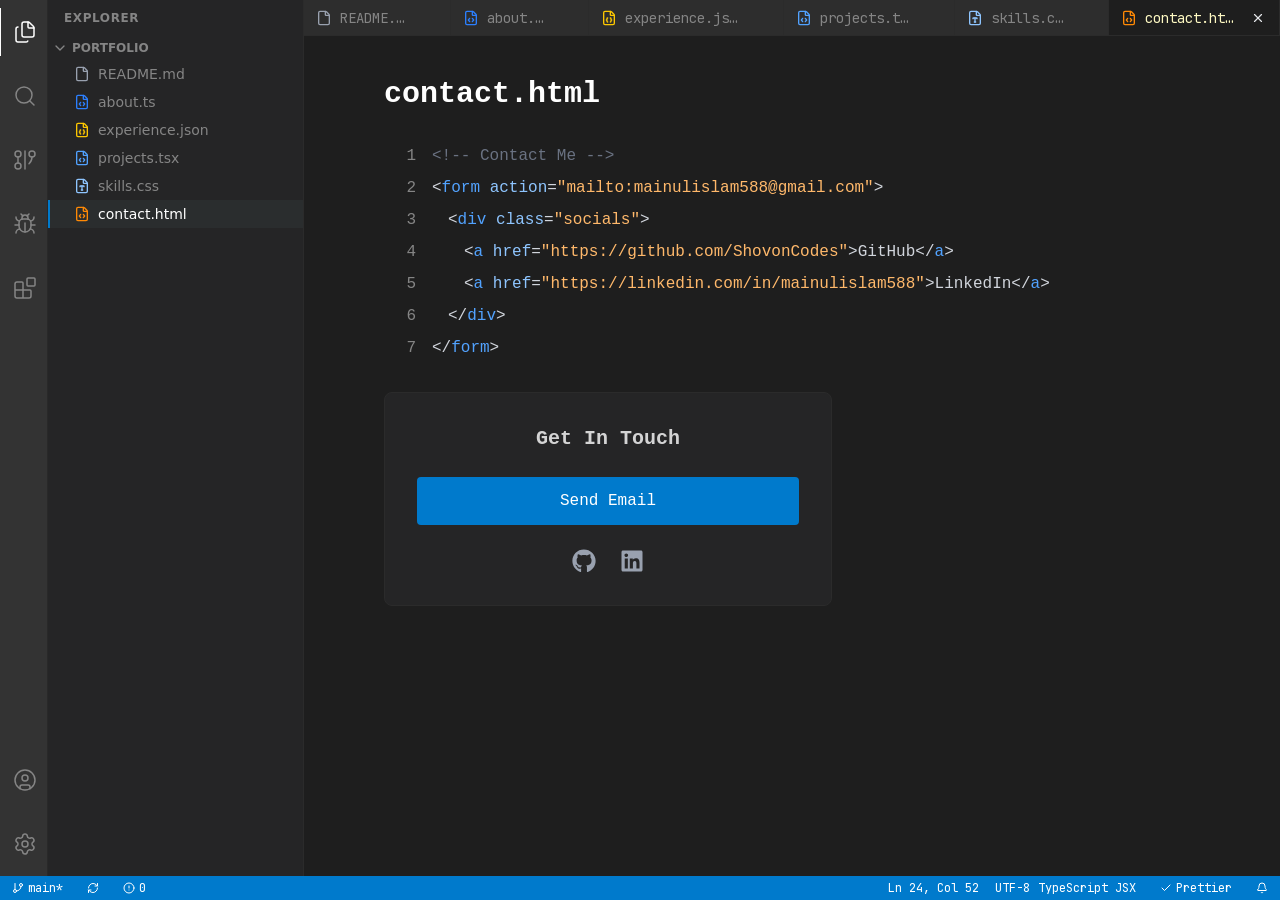
<file: contact.html>
<!DOCTYPE html><!--BHxIBs1lzhkFUV1r7_4ec--><html lang="en"><head><meta charSet="utf-8"/><meta name="viewport" content="width=device-width, initial-scale=1"/><link rel="preload" href="/_next/static/media/70bc3e132a0a741e-s.p.15008bfb.woff2" as="font" crossorigin="" type="font/woff2"/><link rel="stylesheet" href="/_next/static/chunks/6325ce209d16f551.css" data-precedence="next"/><link rel="preload" as="script" fetchPriority="low" href="/_next/static/chunks/5bcee453cc4bce6d.js"/><script src="/_next/static/chunks/dde2c8e6322d1671.js" async=""></script><script src="/_next/static/chunks/627c8ce9f53b53f6.js" async=""></script><script src="/_next/static/chunks/turbopack-6bcfcec130698540.js" async=""></script><script src="/_next/static/chunks/ff1a16fafef87110.js" async=""></script><script src="/_next/static/chunks/d2be314c3ece3fbe.js" async=""></script><script src="/_next/static/chunks/497202ebc9bfe2a1.js" async=""></script><meta name="next-size-adjust" content=""/><title>Shovon | Full Stack Engineer</title><meta name="description" content="Personal Portfolio of Shovon"/><link rel="icon" href="/favicon.ico?favicon.0b3bf435.ico" sizes="256x256" type="image/x-icon"/><script src="/_next/static/chunks/a6dad97d9634a72d.js" noModule=""></script></head><body class="jetbrains_mono_707233f-module__9hS9bG__variable h-screen w-screen flex flex-col bg-vscode-bg text-gray-300 overflow-hidden font-mono"><div hidden=""><!--$--><!--/$--></div><div class="flex flex-1 overflow-hidden"><div class="w-12 bg-vscode-activity-bar flex flex-col justify-between py-2 items-center flex-shrink-0 border-r border-black/20 z-20"><div class="flex flex-col gap-4"><div class="p-3 cursor-pointer relative hover:text-white transition-colors text-white border-l-2 border-white"><svg xmlns="http://www.w3.org/2000/svg" width="24" height="24" viewBox="0 0 24 24" fill="none" stroke="currentColor" stroke-width="1.5" stroke-linecap="round" stroke-linejoin="round" class="lucide lucide-files" aria-hidden="true"><path d="M15 2h-4a2 2 0 0 0-2 2v11a2 2 0 0 0 2 2h8a2 2 0 0 0 2-2V8"></path><path d="M16.706 2.706A2.4 2.4 0 0 0 15 2v5a1 1 0 0 0 1 1h5a2.4 2.4 0 0 0-.706-1.706z"></path><path d="M5 7a2 2 0 0 0-2 2v11a2 2 0 0 0 2 2h8a2 2 0 0 0 1.732-1"></path></svg></div><div class="p-3 cursor-pointer relative hover:text-white transition-colors text-vscode-text-secondary border-l-2 border-transparent"><svg xmlns="http://www.w3.org/2000/svg" width="24" height="24" viewBox="0 0 24 24" fill="none" stroke="currentColor" stroke-width="1.5" stroke-linecap="round" stroke-linejoin="round" class="lucide lucide-search" aria-hidden="true"><path d="m21 21-4.34-4.34"></path><circle cx="11" cy="11" r="8"></circle></svg></div><div class="p-3 cursor-pointer relative hover:text-white transition-colors text-vscode-text-secondary border-l-2 border-transparent"><svg xmlns="http://www.w3.org/2000/svg" width="24" height="24" viewBox="0 0 24 24" fill="none" stroke="currentColor" stroke-width="1.5" stroke-linecap="round" stroke-linejoin="round" class="lucide lucide-git-graph" aria-hidden="true"><circle cx="5" cy="6" r="3"></circle><path d="M5 9v6"></path><circle cx="5" cy="18" r="3"></circle><path d="M12 3v18"></path><circle cx="19" cy="6" r="3"></circle><path d="M16 15.7A9 9 0 0 0 19 9"></path></svg></div><div class="p-3 cursor-pointer relative hover:text-white transition-colors text-vscode-text-secondary border-l-2 border-transparent"><svg xmlns="http://www.w3.org/2000/svg" width="24" height="24" viewBox="0 0 24 24" fill="none" stroke="currentColor" stroke-width="1.5" stroke-linecap="round" stroke-linejoin="round" class="lucide lucide-bug" aria-hidden="true"><path d="M12 20v-9"></path><path d="M14 7a4 4 0 0 1 4 4v3a6 6 0 0 1-12 0v-3a4 4 0 0 1 4-4z"></path><path d="M14.12 3.88 16 2"></path><path d="M21 21a4 4 0 0 0-3.81-4"></path><path d="M21 5a4 4 0 0 1-3.55 3.97"></path><path d="M22 13h-4"></path><path d="M3 21a4 4 0 0 1 3.81-4"></path><path d="M3 5a4 4 0 0 0 3.55 3.97"></path><path d="M6 13H2"></path><path d="m8 2 1.88 1.88"></path><path d="M9 7.13V6a3 3 0 1 1 6 0v1.13"></path></svg></div><div class="p-3 cursor-pointer relative hover:text-white transition-colors text-vscode-text-secondary border-l-2 border-transparent"><svg xmlns="http://www.w3.org/2000/svg" width="24" height="24" viewBox="0 0 24 24" fill="none" stroke="currentColor" stroke-width="1.5" stroke-linecap="round" stroke-linejoin="round" class="lucide lucide-blocks" aria-hidden="true"><path d="M10 22V7a1 1 0 0 0-1-1H4a2 2 0 0 0-2 2v12a2 2 0 0 0 2 2h12a2 2 0 0 0 2-2v-5a1 1 0 0 0-1-1H2"></path><rect x="14" y="2" width="8" height="8" rx="1"></rect></svg></div></div><div class="flex flex-col gap-4"><div class="p-3 cursor-pointer relative hover:text-white transition-colors text-vscode-text-secondary border-l-2 border-transparent"><svg xmlns="http://www.w3.org/2000/svg" width="24" height="24" viewBox="0 0 24 24" fill="none" stroke="currentColor" stroke-width="1.5" stroke-linecap="round" stroke-linejoin="round" class="lucide lucide-circle-user" aria-hidden="true"><circle cx="12" cy="12" r="10"></circle><circle cx="12" cy="10" r="3"></circle><path d="M7 20.662V19a2 2 0 0 1 2-2h6a2 2 0 0 1 2 2v1.662"></path></svg></div><div class="p-3 cursor-pointer relative hover:text-white transition-colors text-vscode-text-secondary border-l-2 border-transparent"><svg xmlns="http://www.w3.org/2000/svg" width="24" height="24" viewBox="0 0 24 24" fill="none" stroke="currentColor" stroke-width="1.5" stroke-linecap="round" stroke-linejoin="round" class="lucide lucide-settings" aria-hidden="true"><path d="M9.671 4.136a2.34 2.34 0 0 1 4.659 0 2.34 2.34 0 0 0 3.319 1.915 2.34 2.34 0 0 1 2.33 4.033 2.34 2.34 0 0 0 0 3.831 2.34 2.34 0 0 1-2.33 4.033 2.34 2.34 0 0 0-3.319 1.915 2.34 2.34 0 0 1-4.659 0 2.34 2.34 0 0 0-3.32-1.915 2.34 2.34 0 0 1-2.33-4.033 2.34 2.34 0 0 0 0-3.831A2.34 2.34 0 0 1 6.35 6.051a2.34 2.34 0 0 0 3.319-1.915"></path><circle cx="12" cy="12" r="3"></circle></svg></div></div></div><div class="flex flex-1 flex-col sm:flex-row overflow-hidden"><div class="w-64 bg-vscode-sidebar flex flex-col font-sans text-sm border-r border-vscode-border pb-2"><div class="h-9 px-4 flex items-center text-xs text-vscode-text-secondary font-bold tracking-wider uppercase">Explorer</div><div><div class="flex items-center px-1 py-1 cursor-pointer font-bold text-vscode-text-secondary hover:text-white"><svg xmlns="http://www.w3.org/2000/svg" width="16" height="16" viewBox="0 0 24 24" fill="none" stroke="currentColor" stroke-width="2" stroke-linecap="round" stroke-linejoin="round" class="lucide lucide-chevron-down" aria-hidden="true"><path d="m6 9 6 6 6-6"></path></svg><span class="ml-1 text-xs">PORTFOLIO</span></div><div class="flex flex-col"><a class="flex items-center gap-2 px-6 py-1 cursor-pointer hover:bg-vscode-hover border-l-2 text-vscode-text-secondary border-transparent" href="/"><svg xmlns="http://www.w3.org/2000/svg" width="16" height="16" viewBox="0 0 24 24" fill="none" stroke="currentColor" stroke-width="2" stroke-linecap="round" stroke-linejoin="round" class="lucide lucide-file text-gray-400" aria-hidden="true"><path d="M6 22a2 2 0 0 1-2-2V4a2 2 0 0 1 2-2h8a2.4 2.4 0 0 1 1.704.706l3.588 3.588A2.4 2.4 0 0 1 20 8v12a2 2 0 0 1-2 2z"></path><path d="M14 2v5a1 1 0 0 0 1 1h5"></path></svg><span>README.md</span></a><a class="flex items-center gap-2 px-6 py-1 cursor-pointer hover:bg-vscode-hover border-l-2 text-vscode-text-secondary border-transparent" href="/about"><svg xmlns="http://www.w3.org/2000/svg" width="16" height="16" viewBox="0 0 24 24" fill="none" stroke="currentColor" stroke-width="2" stroke-linecap="round" stroke-linejoin="round" class="lucide lucide-file-code text-blue-500" aria-hidden="true"><path d="M6 22a2 2 0 0 1-2-2V4a2 2 0 0 1 2-2h8a2.4 2.4 0 0 1 1.704.706l3.588 3.588A2.4 2.4 0 0 1 20 8v12a2 2 0 0 1-2 2z"></path><path d="M14 2v5a1 1 0 0 0 1 1h5"></path><path d="M10 12.5 8 15l2 2.5"></path><path d="m14 12.5 2 2.5-2 2.5"></path></svg><span>about.ts</span></a><a class="flex items-center gap-2 px-6 py-1 cursor-pointer hover:bg-vscode-hover border-l-2 text-vscode-text-secondary border-transparent" href="/experience"><svg xmlns="http://www.w3.org/2000/svg" width="16" height="16" viewBox="0 0 24 24" fill="none" stroke="currentColor" stroke-width="2" stroke-linecap="round" stroke-linejoin="round" class="lucide lucide-file-braces text-yellow-400" aria-hidden="true"><path d="M6 22a2 2 0 0 1-2-2V4a2 2 0 0 1 2-2h8a2.4 2.4 0 0 1 1.704.706l3.588 3.588A2.4 2.4 0 0 1 20 8v12a2 2 0 0 1-2 2z"></path><path d="M14 2v5a1 1 0 0 0 1 1h5"></path><path d="M10 12a1 1 0 0 0-1 1v1a1 1 0 0 1-1 1 1 1 0 0 1 1 1v1a1 1 0 0 0 1 1"></path><path d="M14 18a1 1 0 0 0 1-1v-1a1 1 0 0 1 1-1 1 1 0 0 1-1-1v-1a1 1 0 0 0-1-1"></path></svg><span>experience.json</span></a><a class="flex items-center gap-2 px-6 py-1 cursor-pointer hover:bg-vscode-hover border-l-2 text-vscode-text-secondary border-transparent" href="/projects"><svg xmlns="http://www.w3.org/2000/svg" width="16" height="16" viewBox="0 0 24 24" fill="none" stroke="currentColor" stroke-width="2" stroke-linecap="round" stroke-linejoin="round" class="lucide lucide-file-code text-blue-400" aria-hidden="true"><path d="M6 22a2 2 0 0 1-2-2V4a2 2 0 0 1 2-2h8a2.4 2.4 0 0 1 1.704.706l3.588 3.588A2.4 2.4 0 0 1 20 8v12a2 2 0 0 1-2 2z"></path><path d="M14 2v5a1 1 0 0 0 1 1h5"></path><path d="M10 12.5 8 15l2 2.5"></path><path d="m14 12.5 2 2.5-2 2.5"></path></svg><span>projects.tsx</span></a><a class="flex items-center gap-2 px-6 py-1 cursor-pointer hover:bg-vscode-hover border-l-2 text-vscode-text-secondary border-transparent" href="/skills"><svg xmlns="http://www.w3.org/2000/svg" width="16" height="16" viewBox="0 0 24 24" fill="none" stroke="currentColor" stroke-width="2" stroke-linecap="round" stroke-linejoin="round" class="lucide lucide-file-type text-blue-300" aria-hidden="true"><path d="M6 22a2 2 0 0 1-2-2V4a2 2 0 0 1 2-2h8a2.4 2.4 0 0 1 1.704.706l3.588 3.588A2.4 2.4 0 0 1 20 8v12a2 2 0 0 1-2 2z"></path><path d="M14 2v5a1 1 0 0 0 1 1h5"></path><path d="M11 18h2"></path><path d="M12 12v6"></path><path d="M9 13v-.5a.5.5 0 0 1 .5-.5h5a.5.5 0 0 1 .5.5v.5"></path></svg><span>skills.css</span></a><a class="flex items-center gap-2 px-6 py-1 cursor-pointer hover:bg-vscode-hover border-l-2 bg-vscode-hover border-vscode-accent text-white" href="/contact"><svg xmlns="http://www.w3.org/2000/svg" width="16" height="16" viewBox="0 0 24 24" fill="none" stroke="currentColor" stroke-width="2" stroke-linecap="round" stroke-linejoin="round" class="lucide lucide-file-code text-orange-400" aria-hidden="true"><path d="M6 22a2 2 0 0 1-2-2V4a2 2 0 0 1 2-2h8a2.4 2.4 0 0 1 1.704.706l3.588 3.588A2.4 2.4 0 0 1 20 8v12a2 2 0 0 1-2 2z"></path><path d="M14 2v5a1 1 0 0 0 1 1h5"></path><path d="M10 12.5 8 15l2 2.5"></path><path d="m14 12.5 2 2.5-2 2.5"></path></svg><span>contact.html</span></a></div></div></div><div class="flex-1 flex flex-col bg-vscode-bg min-w-0"><div class="flex bg-vscode-tab-inactive-bg h-9 border-b border-vscode-border overflow-x-auto scrollbar-hide"><a class="flex items-center gap-2 px-3 min-w-[120px] max-w-[200px] border-r border-vscode-border cursor-pointer select-none text-sm group bg-vscode-tab-inactive-bg text-vscode-text-secondary hover:bg-vscode-hover" href="/"><svg xmlns="http://www.w3.org/2000/svg" width="16" height="16" viewBox="0 0 24 24" fill="none" stroke="currentColor" stroke-width="2" stroke-linecap="round" stroke-linejoin="round" class="lucide lucide-file text-gray-400" aria-hidden="true"><path d="M6 22a2 2 0 0 1-2-2V4a2 2 0 0 1 2-2h8a2.4 2.4 0 0 1 1.704.706l3.588 3.588A2.4 2.4 0 0 1 20 8v12a2 2 0 0 1-2 2z"></path><path d="M14 2v5a1 1 0 0 0 1 1h5"></path></svg><span class="flex-1 truncate">README.md</span><div class="opacity-0 group-hover:opacity-100 p-0.5 rounded-md hover:bg-white/20"><svg xmlns="http://www.w3.org/2000/svg" width="14" height="14" viewBox="0 0 24 24" fill="none" stroke="currentColor" stroke-width="2" stroke-linecap="round" stroke-linejoin="round" class="lucide lucide-x" aria-hidden="true"><path d="M18 6 6 18"></path><path d="m6 6 12 12"></path></svg></div></a><a class="flex items-center gap-2 px-3 min-w-[120px] max-w-[200px] border-r border-vscode-border cursor-pointer select-none text-sm group bg-vscode-tab-inactive-bg text-vscode-text-secondary hover:bg-vscode-hover" href="/about"><svg xmlns="http://www.w3.org/2000/svg" width="16" height="16" viewBox="0 0 24 24" fill="none" stroke="currentColor" stroke-width="2" stroke-linecap="round" stroke-linejoin="round" class="lucide lucide-file-code text-blue-500" aria-hidden="true"><path d="M6 22a2 2 0 0 1-2-2V4a2 2 0 0 1 2-2h8a2.4 2.4 0 0 1 1.704.706l3.588 3.588A2.4 2.4 0 0 1 20 8v12a2 2 0 0 1-2 2z"></path><path d="M14 2v5a1 1 0 0 0 1 1h5"></path><path d="M10 12.5 8 15l2 2.5"></path><path d="m14 12.5 2 2.5-2 2.5"></path></svg><span class="flex-1 truncate">about.ts</span><div class="opacity-0 group-hover:opacity-100 p-0.5 rounded-md hover:bg-white/20"><svg xmlns="http://www.w3.org/2000/svg" width="14" height="14" viewBox="0 0 24 24" fill="none" stroke="currentColor" stroke-width="2" stroke-linecap="round" stroke-linejoin="round" class="lucide lucide-x" aria-hidden="true"><path d="M18 6 6 18"></path><path d="m6 6 12 12"></path></svg></div></a><a class="flex items-center gap-2 px-3 min-w-[120px] max-w-[200px] border-r border-vscode-border cursor-pointer select-none text-sm group bg-vscode-tab-inactive-bg text-vscode-text-secondary hover:bg-vscode-hover" href="/experience"><svg xmlns="http://www.w3.org/2000/svg" width="16" height="16" viewBox="0 0 24 24" fill="none" stroke="currentColor" stroke-width="2" stroke-linecap="round" stroke-linejoin="round" class="lucide lucide-file-braces text-yellow-400" aria-hidden="true"><path d="M6 22a2 2 0 0 1-2-2V4a2 2 0 0 1 2-2h8a2.4 2.4 0 0 1 1.704.706l3.588 3.588A2.4 2.4 0 0 1 20 8v12a2 2 0 0 1-2 2z"></path><path d="M14 2v5a1 1 0 0 0 1 1h5"></path><path d="M10 12a1 1 0 0 0-1 1v1a1 1 0 0 1-1 1 1 1 0 0 1 1 1v1a1 1 0 0 0 1 1"></path><path d="M14 18a1 1 0 0 0 1-1v-1a1 1 0 0 1 1-1 1 1 0 0 1-1-1v-1a1 1 0 0 0-1-1"></path></svg><span class="flex-1 truncate">experience.json</span><div class="opacity-0 group-hover:opacity-100 p-0.5 rounded-md hover:bg-white/20"><svg xmlns="http://www.w3.org/2000/svg" width="14" height="14" viewBox="0 0 24 24" fill="none" stroke="currentColor" stroke-width="2" stroke-linecap="round" stroke-linejoin="round" class="lucide lucide-x" aria-hidden="true"><path d="M18 6 6 18"></path><path d="m6 6 12 12"></path></svg></div></a><a class="flex items-center gap-2 px-3 min-w-[120px] max-w-[200px] border-r border-vscode-border cursor-pointer select-none text-sm group bg-vscode-tab-inactive-bg text-vscode-text-secondary hover:bg-vscode-hover" href="/projects"><svg xmlns="http://www.w3.org/2000/svg" width="16" height="16" viewBox="0 0 24 24" fill="none" stroke="currentColor" stroke-width="2" stroke-linecap="round" stroke-linejoin="round" class="lucide lucide-file-code text-blue-400" aria-hidden="true"><path d="M6 22a2 2 0 0 1-2-2V4a2 2 0 0 1 2-2h8a2.4 2.4 0 0 1 1.704.706l3.588 3.588A2.4 2.4 0 0 1 20 8v12a2 2 0 0 1-2 2z"></path><path d="M14 2v5a1 1 0 0 0 1 1h5"></path><path d="M10 12.5 8 15l2 2.5"></path><path d="m14 12.5 2 2.5-2 2.5"></path></svg><span class="flex-1 truncate">projects.tsx</span><div class="opacity-0 group-hover:opacity-100 p-0.5 rounded-md hover:bg-white/20"><svg xmlns="http://www.w3.org/2000/svg" width="14" height="14" viewBox="0 0 24 24" fill="none" stroke="currentColor" stroke-width="2" stroke-linecap="round" stroke-linejoin="round" class="lucide lucide-x" aria-hidden="true"><path d="M18 6 6 18"></path><path d="m6 6 12 12"></path></svg></div></a><a class="flex items-center gap-2 px-3 min-w-[120px] max-w-[200px] border-r border-vscode-border cursor-pointer select-none text-sm group bg-vscode-tab-inactive-bg text-vscode-text-secondary hover:bg-vscode-hover" href="/skills"><svg xmlns="http://www.w3.org/2000/svg" width="16" height="16" viewBox="0 0 24 24" fill="none" stroke="currentColor" stroke-width="2" stroke-linecap="round" stroke-linejoin="round" class="lucide lucide-file-type text-blue-300" aria-hidden="true"><path d="M6 22a2 2 0 0 1-2-2V4a2 2 0 0 1 2-2h8a2.4 2.4 0 0 1 1.704.706l3.588 3.588A2.4 2.4 0 0 1 20 8v12a2 2 0 0 1-2 2z"></path><path d="M14 2v5a1 1 0 0 0 1 1h5"></path><path d="M11 18h2"></path><path d="M12 12v6"></path><path d="M9 13v-.5a.5.5 0 0 1 .5-.5h5a.5.5 0 0 1 .5.5v.5"></path></svg><span class="flex-1 truncate">skills.css</span><div class="opacity-0 group-hover:opacity-100 p-0.5 rounded-md hover:bg-white/20"><svg xmlns="http://www.w3.org/2000/svg" width="14" height="14" viewBox="0 0 24 24" fill="none" stroke="currentColor" stroke-width="2" stroke-linecap="round" stroke-linejoin="round" class="lucide lucide-x" aria-hidden="true"><path d="M18 6 6 18"></path><path d="m6 6 12 12"></path></svg></div></a><a class="flex items-center gap-2 px-3 min-w-[120px] max-w-[200px] border-r border-vscode-border cursor-pointer select-none text-sm group bg-vscode-tab-active-bg text-gray-200" href="/contact"><svg xmlns="http://www.w3.org/2000/svg" width="16" height="16" viewBox="0 0 24 24" fill="none" stroke="currentColor" stroke-width="2" stroke-linecap="round" stroke-linejoin="round" class="lucide lucide-file-code text-orange-400" aria-hidden="true"><path d="M6 22a2 2 0 0 1-2-2V4a2 2 0 0 1 2-2h8a2.4 2.4 0 0 1 1.704.706l3.588 3.588A2.4 2.4 0 0 1 20 8v12a2 2 0 0 1-2 2z"></path><path d="M14 2v5a1 1 0 0 0 1 1h5"></path><path d="M10 12.5 8 15l2 2.5"></path><path d="m14 12.5 2 2.5-2 2.5"></path></svg><span class="flex-1 truncate text-yellow-100">contact.html</span><div class="opacity-0 group-hover:opacity-100 p-0.5 rounded-md hover:bg-white/20 opacity-100"><svg xmlns="http://www.w3.org/2000/svg" width="14" height="14" viewBox="0 0 24 24" fill="none" stroke="currentColor" stroke-width="2" stroke-linecap="round" stroke-linejoin="round" class="lucide lucide-x" aria-hidden="true"><path d="M18 6 6 18"></path><path d="m6 6 12 12"></path></svg></div></a></div><main class="flex-1 overflow-y-auto p-0 scrollbar-thumb-rounded"><div class="p-6 md:p-10 max-w-4xl mx-auto font-mono"><h1 class="text-3xl font-bold mb-8 text-white">contact.html</h1><div class="text-gray-300 mb-8 space-y-2"><div class="flex gap-4"><span class="text-vscode-text-secondary select-none w-8 text-right">1</span><span class="text-gray-500">&lt;!-- Contact Me --&gt;</span></div><div class="flex gap-4"><span class="text-vscode-text-secondary select-none w-8 text-right">2</span><p>&lt;<span class="text-blue-400">form</span> <span class="text-blue-300">action</span>=<span class="text-orange-300">&quot;mailto:<!-- -->mainulislam588@gmail.com<!-- -->&quot;</span>&gt;</p></div><div class="flex gap-4"><span class="text-vscode-text-secondary select-none w-8 text-right">3</span><p class="pl-4">&lt;<span class="text-blue-400">div</span> <span class="text-blue-300">class</span>=<span class="text-orange-300">&quot;socials&quot;</span>&gt;</p></div><div class="flex gap-4"><span class="text-vscode-text-secondary select-none w-8 text-right">4</span><p class="pl-8">&lt;<span class="text-blue-400">a</span> <span class="text-blue-300">href</span>=<span class="text-orange-300">&quot;<!-- -->https://github.com/ShovonCodes<!-- -->&quot;</span>&gt;GitHub&lt;/<span class="text-blue-400">a</span>&gt;</p></div><div class="flex gap-4"><span class="text-vscode-text-secondary select-none w-8 text-right">5</span><p class="pl-8">&lt;<span class="text-blue-400">a</span> <span class="text-blue-300">href</span>=<span class="text-orange-300">&quot;<!-- -->https://linkedin.com/in/mainulislam588<!-- -->&quot;</span>&gt;LinkedIn&lt;/<span class="text-blue-400">a</span>&gt;</p></div><div class="flex gap-4"><span class="text-vscode-text-secondary select-none w-8 text-right">6</span><p class="pl-4">&lt;/<span class="text-blue-400">div</span>&gt;</p></div><div class="flex gap-4"><span class="text-vscode-text-secondary select-none w-8 text-right">7</span><p>&lt;/<span class="text-blue-400">form</span>&gt;</p></div></div><div class="max-w-md bg-vscode-sidebar p-8 rounded-lg border border-vscode-border"><h2 class="text-xl font-bold mb-6 text-center">Get In Touch</h2><div class="space-y-4"><a href="mailto:mainulislam588@gmail.com" class="block w-full text-center py-3 bg-vscode-accent text-white rounded hover:bg-vscode-selection transition-colors">Send Email</a><div class="flex justify-center gap-6 mt-6"><a href="https://github.com/ShovonCodes" target="_blank" rel="noopener noreferrer" class="text-gray-400 hover:text-white transition-colors" title="GitHub"><svg stroke="currentColor" fill="currentColor" stroke-width="0" viewBox="0 0 496 512" class="w-6 h-6" height="1em" width="1em" xmlns="http://www.w3.org/2000/svg"><path d="M165.9 397.4c0 2-2.3 3.6-5.2 3.6-3.3.3-5.6-1.3-5.6-3.6 0-2 2.3-3.6 5.2-3.6 3-.3 5.6 1.3 5.6 3.6zm-31.1-4.5c-.7 2 1.3 4.3 4.3 4.9 2.6 1 5.6 0 6.2-2s-1.3-4.3-4.3-5.2c-2.6-.7-5.5.3-6.2 2.3zm44.2-1.7c-2.9.7-4.9 2.6-4.6 4.9.3 2 2.9 3.3 5.9 2.6 2.9-.7 4.9-2.6 4.6-4.6-.3-1.9-3-3.2-5.9-2.9zM244.8 8C106.1 8 0 113.3 0 252c0 110.9 69.8 205.8 169.5 239.2 12.8 2.3 17.3-5.6 17.3-12.1 0-6.2-.3-40.4-.3-61.4 0 0-70 15-84.7-29.8 0 0-11.4-29.1-27.8-36.6 0 0-22.9-15.7 1.6-15.4 0 0 24.9 2 38.6 25.8 21.9 38.6 58.6 27.5 72.9 20.9 2.3-16 8.8-27.1 16-33.7-55.9-6.2-112.3-14.3-112.3-110.5 0-27.5 7.6-41.3 23.6-58.9-2.6-6.5-11.1-33.3 2.6-67.9 20.9-6.5 69 27 69 27 20-5.6 41.5-8.5 62.8-8.5s42.8 2.9 62.8 8.5c0 0 48.1-33.6 69-27 13.7 34.7 5.2 61.4 2.6 67.9 16 17.7 25.8 31.5 25.8 58.9 0 96.5-58.9 104.2-114.8 110.5 9.2 7.9 17 22.9 17 46.4 0 33.7-.3 75.4-.3 83.6 0 6.5 4.6 14.4 17.3 12.1C428.2 457.8 496 362.9 496 252 496 113.3 383.5 8 244.8 8zM97.2 352.9c-1.3 1-1 3.3.7 5.2 1.6 1.6 3.9 2.3 5.2 1 1.3-1 1-3.3-.7-5.2-1.6-1.6-3.9-2.3-5.2-1zm-10.8-8.1c-.7 1.3.3 2.9 2.3 3.9 1.6 1 3.6.7 4.3-.7.7-1.3-.3-2.9-2.3-3.9-2-.6-3.6-.3-4.3.7zm32.4 35.6c-1.6 1.3-1 4.3 1.3 6.2 2.3 2.3 5.2 2.6 6.5 1 1.3-1.3.7-4.3-1.3-6.2-2.2-2.3-5.2-2.6-6.5-1zm-11.4-14.7c-1.6 1-1.6 3.6 0 5.9 1.6 2.3 4.3 3.3 5.6 2.3 1.6-1.3 1.6-3.9 0-6.2-1.4-2.3-4-3.3-5.6-2z"></path></svg></a><a href="https://linkedin.com/in/mainulislam588" target="_blank" rel="noopener noreferrer" class="text-gray-400 hover:text-white transition-colors" title="LinkedIn"><svg stroke="currentColor" fill="currentColor" stroke-width="0" viewBox="0 0 448 512" class="w-6 h-6" height="1em" width="1em" xmlns="http://www.w3.org/2000/svg"><path d="M416 32H31.9C14.3 32 0 46.5 0 64.3v383.4C0 465.5 14.3 480 31.9 480H416c17.6 0 32-14.5 32-32.3V64.3c0-17.8-14.4-32.3-32-32.3zM135.4 416H69V202.2h66.5V416zm-33.2-243c-21.3 0-38.5-17.3-38.5-38.5S80.9 96 102.2 96c21.2 0 38.5 17.3 38.5 38.5 0 21.3-17.2 38.5-38.5 38.5zm282.1 243h-66.4V312c0-24.8-.5-56.7-34.5-56.7-34.6 0-39.9 27-39.9 54.9V416h-66.4V202.2h63.7v29.2h.9c8.9-16.8 30.6-34.5 62.9-34.5 67.2 0 79.7 44.3 79.7 101.9V416z"></path></svg></a></div></div></div></div><!--$--><!--/$--></main></div></div></div><div class="h-6 bg-vscode-status-bar text-white flex justify-between items-center text-xs px-2 select-none z-30"><div class="flex items-center gap-4"><div class="flex items-center gap-1 hover:bg-white/20 px-1 py-0.5 rounded cursor-pointer"><svg xmlns="http://www.w3.org/2000/svg" width="12" height="12" viewBox="0 0 24 24" fill="none" stroke="currentColor" stroke-width="2" stroke-linecap="round" stroke-linejoin="round" class="lucide lucide-git-branch" aria-hidden="true"><line x1="6" x2="6" y1="3" y2="15"></line><circle cx="18" cy="6" r="3"></circle><circle cx="6" cy="18" r="3"></circle><path d="M18 9a9 9 0 0 1-9 9"></path></svg><span>main*</span></div><div class="flex items-center gap-1 hover:bg-white/20 px-1 py-0.5 rounded cursor-pointer"><svg xmlns="http://www.w3.org/2000/svg" width="12" height="12" viewBox="0 0 24 24" fill="none" stroke="currentColor" stroke-width="2" stroke-linecap="round" stroke-linejoin="round" class="lucide lucide-refresh-cw" aria-hidden="true"><path d="M3 12a9 9 0 0 1 9-9 9.75 9.75 0 0 1 6.74 2.74L21 8"></path><path d="M21 3v5h-5"></path><path d="M21 12a9 9 0 0 1-9 9 9.75 9.75 0 0 1-6.74-2.74L3 16"></path><path d="M8 16H3v5"></path></svg></div><div class="flex items-center gap-1 hover:bg-white/20 px-1 py-0.5 rounded cursor-pointer"><svg xmlns="http://www.w3.org/2000/svg" width="12" height="12" viewBox="0 0 24 24" fill="none" stroke="currentColor" stroke-width="2" stroke-linecap="round" stroke-linejoin="round" class="lucide lucide-circle-alert" aria-hidden="true"><circle cx="12" cy="12" r="10"></circle><line x1="12" x2="12" y1="8" y2="12"></line><line x1="12" x2="12.01" y1="16" y2="16"></line></svg><span>0</span></div></div><div class="flex items-center gap-4"><div class="hidden sm:flex items-center gap-2 hover:bg-white/20 px-1 py-0.5 rounded cursor-pointer"><span class="mr-2">Ln 24, Col 52</span><span>UTF-8</span><span>TypeScript JSX</span></div><div class="flex items-center gap-1 hover:bg-white/20 px-1 py-0.5 rounded cursor-pointer"><div class="flex items-center gap-1"><svg xmlns="http://www.w3.org/2000/svg" width="12" height="12" viewBox="0 0 24 24" fill="none" stroke="currentColor" stroke-width="2" stroke-linecap="round" stroke-linejoin="round" class="lucide lucide-check" aria-hidden="true"><path d="M20 6 9 17l-5-5"></path></svg><span>Prettier</span></div></div><div class="flex items-center gap-1 hover:bg-white/20 px-1 py-0.5 rounded cursor-pointer"><svg xmlns="http://www.w3.org/2000/svg" width="12" height="12" viewBox="0 0 24 24" fill="none" stroke="currentColor" stroke-width="2" stroke-linecap="round" stroke-linejoin="round" class="lucide lucide-bell" aria-hidden="true"><path d="M10.268 21a2 2 0 0 0 3.464 0"></path><path d="M3.262 15.326A1 1 0 0 0 4 17h16a1 1 0 0 0 .74-1.673C19.41 13.956 18 12.499 18 8A6 6 0 0 0 6 8c0 4.499-1.411 5.956-2.738 7.326"></path></svg></div></div></div><script src="/_next/static/chunks/5bcee453cc4bce6d.js" id="_R_" async=""></script><script>(self.__next_f=self.__next_f||[]).push([0])</script><script>self.__next_f.push([1,"1:\"$Sreact.fragment\"\n3:I[39756,[\"/_next/static/chunks/ff1a16fafef87110.js\",\"/_next/static/chunks/d2be314c3ece3fbe.js\"],\"default\"]\n4:I[37457,[\"/_next/static/chunks/ff1a16fafef87110.js\",\"/_next/static/chunks/d2be314c3ece3fbe.js\"],\"default\"]\n6:I[97367,[\"/_next/static/chunks/ff1a16fafef87110.js\",\"/_next/static/chunks/d2be314c3ece3fbe.js\"],\"OutletBoundary\"]\n7:\"$Sreact.suspense\"\n9:I[97367,[\"/_next/static/chunks/ff1a16fafef87110.js\",\"/_next/static/chunks/d2be314c3ece3fbe.js\"],\"ViewportBoundary\"]\nb:I[97367,[\"/_next/static/chunks/ff1a16fafef87110.js\",\"/_next/static/chunks/d2be314c3ece3fbe.js\"],\"MetadataBoundary\"]\nd:I[68027,[],\"default\"]\n:HL[\"/_next/static/chunks/6325ce209d16f551.css\",\"style\"]\n:HL[\"/_next/static/media/70bc3e132a0a741e-s.p.15008bfb.woff2\",\"font\",{\"crossOrigin\":\"\",\"type\":\"font/woff2\"}]\n0:{\"P\":null,\"b\":\"BHxIBs1lzhkFUV1r7_4ec\",\"c\":[\"\",\"contact\"],\"q\":\"\",\"i\":false,\"f\":[[[\"\",{\"children\":[\"contact\",{\"children\":[\"__PAGE__\",{}]}]},\"$undefined\",\"$undefined\",true],[[\"$\",\"$1\",\"c\",{\"children\":[[[\"$\",\"link\",\"0\",{\"rel\":\"stylesheet\",\"href\":\"/_next/static/chunks/6325ce209d16f551.css\",\"precedence\":\"next\",\"crossOrigin\":\"$undefined\",\"nonce\":\"$undefined\"}],[\"$\",\"script\",\"script-0\",{\"src\":\"/_next/static/chunks/497202ebc9bfe2a1.js\",\"async\":true,\"nonce\":\"$undefined\"}]],\"$L2\"]}],{\"children\":[[\"$\",\"$1\",\"c\",{\"children\":[null,[\"$\",\"$L3\",null,{\"parallelRouterKey\":\"children\",\"error\":\"$undefined\",\"errorStyles\":\"$undefined\",\"errorScripts\":\"$undefined\",\"template\":[\"$\",\"$L4\",null,{}],\"templateStyles\":\"$undefined\",\"templateScripts\":\"$undefined\",\"notFound\":\"$undefined\",\"forbidden\":\"$undefined\",\"unauthorized\":\"$undefined\"}]]}],{\"children\":[[\"$\",\"$1\",\"c\",{\"children\":[\"$L5\",null,[\"$\",\"$L6\",null,{\"children\":[\"$\",\"$7\",null,{\"name\":\"Next.MetadataOutlet\",\"children\":\"$@8\"}]}]]}],{},null,false,false]},null,false,false]},null,false,false],[\"$\",\"$1\",\"h\",{\"children\":[null,[\"$\",\"$L9\",null,{\"children\":\"$La\"}],[\"$\",\"div\",null,{\"hidden\":true,\"children\":[\"$\",\"$Lb\",null,{\"children\":[\"$\",\"$7\",null,{\"name\":\"Next.Metadata\",\"children\":\"$Lc\"}]}]}],[\"$\",\"meta\",null,{\"name\":\"next-size-adjust\",\"content\":\"\"}]]}],false]],\"m\":\"$undefined\",\"G\":[\"$d\",[]],\"S\":true}\n"])</script><script>self.__next_f.push([1,"e:I[12360,[\"/_next/static/chunks/497202ebc9bfe2a1.js\"],\"default\"]\nf:I[82437,[\"/_next/static/chunks/497202ebc9bfe2a1.js\"],\"default\"]\n10:I[36039,[\"/_next/static/chunks/497202ebc9bfe2a1.js\"],\"default\"]\n"])</script><script>self.__next_f.push([1,"2:[\"$\",\"html\",null,{\"lang\":\"en\",\"children\":[\"$\",\"body\",null,{\"className\":\"jetbrains_mono_707233f-module__9hS9bG__variable h-screen w-screen flex flex-col bg-vscode-bg text-gray-300 overflow-hidden font-mono\",\"children\":[[\"$\",\"div\",null,{\"className\":\"flex flex-1 overflow-hidden\",\"children\":[[\"$\",\"$Le\",null,{}],[\"$\",\"div\",null,{\"className\":\"flex flex-1 flex-col sm:flex-row overflow-hidden\",\"children\":[[\"$\",\"$Lf\",null,{\"sections\":[{\"id\":\"home\",\"title\":\"README.md\",\"path\":\"/\",\"icon\":\"markdown\"},{\"id\":\"about\",\"title\":\"about.ts\",\"path\":\"/about\",\"icon\":\"typescript\"},{\"id\":\"experience\",\"title\":\"experience.json\",\"path\":\"/experience\",\"icon\":\"json\"},{\"id\":\"projects\",\"title\":\"projects.tsx\",\"path\":\"/projects\",\"icon\":\"react\"},{\"id\":\"skills\",\"title\":\"skills.css\",\"path\":\"/skills\",\"icon\":\"css\"},{\"id\":\"contact\",\"title\":\"contact.html\",\"path\":\"/contact\",\"icon\":\"html\"}]}],[\"$\",\"div\",null,{\"className\":\"flex-1 flex flex-col bg-vscode-bg min-w-0\",\"children\":[[\"$\",\"$L10\",null,{\"sections\":\"$2:props:children:props:children:0:props:children:1:props:children:0:props:sections\"}],[\"$\",\"main\",null,{\"className\":\"flex-1 overflow-y-auto p-0 scrollbar-thumb-rounded\",\"children\":[\"$\",\"$L3\",null,{\"parallelRouterKey\":\"children\",\"error\":\"$undefined\",\"errorStyles\":\"$undefined\",\"errorScripts\":\"$undefined\",\"template\":[\"$\",\"$L4\",null,{}],\"templateStyles\":\"$undefined\",\"templateScripts\":\"$undefined\",\"notFound\":[[[\"$\",\"title\",null,{\"children\":\"404: This page could not be found.\"}],[\"$\",\"div\",null,{\"style\":{\"fontFamily\":\"system-ui,\\\"Segoe UI\\\",Roboto,Helvetica,Arial,sans-serif,\\\"Apple Color Emoji\\\",\\\"Segoe UI Emoji\\\"\",\"height\":\"100vh\",\"textAlign\":\"center\",\"display\":\"flex\",\"flexDirection\":\"column\",\"alignItems\":\"center\",\"justifyContent\":\"center\"},\"children\":[\"$\",\"div\",null,{\"children\":[[\"$\",\"style\",null,{\"dangerouslySetInnerHTML\":{\"__html\":\"body{color:#000;background:#fff;margin:0}.next-error-h1{border-right:1px solid rgba(0,0,0,.3)}@media (prefers-color-scheme:dark){body{color:#fff;background:#000}.next-error-h1{border-right:1px solid rgba(255,255,255,.3)}}\"}}],[\"$\",\"h1\",null,{\"className\":\"next-error-h1\",\"style\":{\"display\":\"inline-block\",\"margin\":\"0 20px 0 0\",\"padding\":\"0 23px 0 0\",\"fontSize\":24,\"fontWeight\":500,\"verticalAlign\":\"top\",\"lineHeight\":\"49px\"},\"children\":404}],[\"$\",\"div\",null,{\"style\":{\"display\":\"inline-block\"},\"children\":[\"$\",\"h2\",null,{\"style\":{\"fontSize\":14,\"fontWeight\":400,\"lineHeight\":\"49px\",\"margin\":0},\"children\":\"This page could not be found.\"}]}]]}]}]],[]],\"forbidden\":\"$undefined\",\"unauthorized\":\"$undefined\"}]}]]}]]}]]}],[\"$\",\"div\",null,{\"className\":\"h-6 bg-vscode-status-bar text-white flex justify-between items-center text-xs px-2 select-none z-30\",\"children\":[[\"$\",\"div\",null,{\"className\":\"flex items-center gap-4\",\"children\":[[\"$\",\"div\",null,{\"className\":\"flex items-center gap-1 hover:bg-white/20 px-1 py-0.5 rounded cursor-pointer\",\"children\":[[\"$\",\"svg\",null,{\"ref\":\"$undefined\",\"xmlns\":\"http://www.w3.org/2000/svg\",\"width\":12,\"height\":12,\"viewBox\":\"0 0 24 24\",\"fill\":\"none\",\"stroke\":\"currentColor\",\"strokeWidth\":2,\"strokeLinecap\":\"round\",\"strokeLinejoin\":\"round\",\"className\":\"lucide lucide-git-branch\",\"aria-hidden\":\"true\",\"children\":[[\"$\",\"line\",\"17qcm7\",{\"x1\":\"6\",\"x2\":\"6\",\"y1\":\"3\",\"y2\":\"15\"}],[\"$\",\"circle\",\"1h7g24\",{\"cx\":\"18\",\"cy\":\"6\",\"r\":\"3\"}],[\"$\",\"circle\",\"fqmcym\",{\"cx\":\"6\",\"cy\":\"18\",\"r\":\"3\"}],[\"$\",\"path\",\"n2h4wq\",{\"d\":\"M18 9a9 9 0 0 1-9 9\"}],\"$undefined\"]}],[\"$\",\"span\",null,{\"children\":\"main*\"}]]}],[\"$\",\"div\",null,{\"className\":\"flex items-center gap-1 hover:bg-white/20 px-1 py-0.5 rounded cursor-pointer\",\"children\":[\"$\",\"svg\",null,{\"ref\":\"$undefined\",\"xmlns\":\"http://www.w3.org/2000/svg\",\"width\":12,\"height\":12,\"viewBox\":\"0 0 24 24\",\"fill\":\"none\",\"stroke\":\"currentColor\",\"strokeWidth\":2,\"strokeLinecap\":\"round\",\"strokeLinejoin\":\"round\",\"className\":\"lucide lucide-refresh-cw\",\"aria-hidden\":\"true\",\"children\":[[\"$\",\"path\",\"v9h5vc\",{\"d\":\"M3 12a9 9 0 0 1 9-9 9.75 9.75 0 0 1 6.74 2.74L21 8\"}],[\"$\",\"path\",\"1q7to0\",{\"d\":\"M21 3v5h-5\"}],[\"$\",\"path\",\"3uifl3\",{\"d\":\"M21 12a9 9 0 0 1-9 9 9.75 9.75 0 0 1-6.74-2.74L3 16\"}],[\"$\",\"path\",\"1cv678\",{\"d\":\"M8 16H3v5\"}],\"$undefined\"]}]}],[\"$\",\"div\",null,{\"className\":\"flex items-center gap-1 hover:bg-white/20 px-1 py-0.5 rounded cursor-pointer\",\"children\":[[\"$\",\"svg\",null,{\"ref\":\"$undefined\",\"xmlns\":\"http://www.w3.org/2000/svg\",\"width\":12,\"height\":12,\"viewBox\":\"0 0 24 24\",\"fill\":\"none\",\"stroke\":\"currentColor\",\"strokeWidth\":2,\"strokeLinecap\":\"round\",\"strokeLinejoin\":\"round\",\"className\":\"lucide lucide-circle-alert\",\"aria-hidden\":\"true\",\"children\":[[\"$\",\"circle\",\"1mglay\",{\"cx\":\"12\",\"cy\":\"12\",\"r\":\"10\"}],[\"$\",\"line\",\"1pkeuh\",{\"x1\":\"12\",\"x2\":\"12\",\"y1\":\"8\",\"y2\":\"12\"}],[\"$\",\"line\",\"4dfq90\",{\"x1\":\"12\",\"x2\":\"12.01\",\"y1\":\"16\",\"y2\":\"16\"}],\"$undefined\"]}],[\"$\",\"span\",null,{\"children\":\"0\"}]]}]]}],\"$L11\"]}]]}]}]\n"])</script><script>self.__next_f.push([1,"12:T518,M165.9 397.4c0 2-2.3 3.6-5.2 3.6-3.3.3-5.6-1.3-5.6-3.6 0-2 2.3-3.6 5.2-3.6 3-.3 5.6 1.3 5.6 3.6zm-31.1-4.5c-.7 2 1.3 4.3 4.3 4.9 2.6 1 5.6 0 6.2-2s-1.3-4.3-4.3-5.2c-2.6-.7-5.5.3-6.2 2.3zm44.2-1.7c-2.9.7-4.9 2.6-4.6 4.9.3 2 2.9 3.3 5.9 2.6 2.9-.7 4.9-2.6 4.6-4.6-.3-1.9-3-3.2-5.9-2.9zM244.8 8C106.1 8 0 113.3 0 252c0 110.9 69.8 205.8 169.5 239.2 12.8 2.3 17.3-5.6 17.3-12.1 0-6.2-.3-40.4-.3-61.4 0 0-70 15-84.7-29.8 0 0-11.4-29.1-27.8-36.6 0 0-22.9-15.7 1.6-15.4 0 0 24.9 2 38.6 25.8 21.9 38.6 58.6 27.5 72.9 20.9 2.3-16 8.8-27.1 16-33.7-55.9-6.2-112.3-14.3-112.3-110.5 0-27.5 7.6-41.3 23.6-58.9-2.6-6.5-11.1-33.3 2.6-67.9 20.9-6.5 69 27 69 27 20-5.6 41.5-8.5 62.8-8.5s42.8 2.9 62.8 8.5c0 0 48.1-33.6 69-27 13.7 34.7 5.2 61.4 2.6 67.9 16 17.7 25.8 31.5 25.8 58.9 0 96.5-58.9 104.2-114.8 110.5 9.2 7.9 17 22.9 17 46.4 0 33.7-.3 75.4-.3 83.6 0 6.5 4.6 14.4 17.3 12.1C428.2 457.8 496 362.9 496 252 496 113.3 383.5 8 244.8 8zM97.2 352.9c-1.3 1-1 3.3.7 5.2 1.6 1.6 3.9 2.3 5.2 1 1.3-1 1-3.3-.7-5.2-1.6-1.6-3.9-2.3-5.2-1zm-10.8-8.1c-.7 1.3.3 2.9 2.3 3.9 1.6 1 3.6.7 4.3-.7.7-1.3-.3-2.9-2.3-3.9-2-.6-3.6-.3-4.3.7zm32.4 35.6c-1.6 1.3-1 4.3 1.3 6.2 2.3 2.3 5.2 2.6 6.5 1 1.3-1.3.7-4.3-1.3-6.2-2.2-2.3-5.2-2.6-6.5-1zm-11.4-14.7c-1.6 1-1.6 3.6 0 5.9 1.6 2.3 4.3 3.3 5.6 2.3 1.6-1.3 1.6-3.9 0-6.2-1.4-2.3-4-3.3-5.6-2z"])</script><script>self.__next_f.push([1,"5:[\"$\",\"div\",null,{\"className\":\"p-6 md:p-10 max-w-4xl mx-auto font-mono\",\"children\":[[\"$\",\"h1\",null,{\"className\":\"text-3xl font-bold mb-8 text-white\",\"children\":\"contact.html\"}],[\"$\",\"div\",null,{\"className\":\"text-gray-300 mb-8 space-y-2\",\"children\":[[\"$\",\"div\",null,{\"className\":\"flex gap-4\",\"children\":[[\"$\",\"span\",null,{\"className\":\"text-vscode-text-secondary select-none w-8 text-right\",\"children\":\"1\"}],[\"$\",\"span\",null,{\"className\":\"text-gray-500\",\"children\":\"\u003c!-- Contact Me --\u003e\"}]]}],[\"$\",\"div\",null,{\"className\":\"flex gap-4\",\"children\":[[\"$\",\"span\",null,{\"className\":\"text-vscode-text-secondary select-none w-8 text-right\",\"children\":\"2\"}],[\"$\",\"p\",null,{\"children\":[\"\u003c\",[\"$\",\"span\",null,{\"className\":\"text-blue-400\",\"children\":\"form\"}],\" \",[\"$\",\"span\",null,{\"className\":\"text-blue-300\",\"children\":\"action\"}],\"=\",[\"$\",\"span\",null,{\"className\":\"text-orange-300\",\"children\":[\"\\\"mailto:\",\"mainulislam588@gmail.com\",\"\\\"\"]}],\"\u003e\"]}]]}],[\"$\",\"div\",null,{\"className\":\"flex gap-4\",\"children\":[[\"$\",\"span\",null,{\"className\":\"text-vscode-text-secondary select-none w-8 text-right\",\"children\":\"3\"}],[\"$\",\"p\",null,{\"className\":\"pl-4\",\"children\":[\"\u003c\",[\"$\",\"span\",null,{\"className\":\"text-blue-400\",\"children\":\"div\"}],\" \",[\"$\",\"span\",null,{\"className\":\"text-blue-300\",\"children\":\"class\"}],\"=\",[\"$\",\"span\",null,{\"className\":\"text-orange-300\",\"children\":\"\\\"socials\\\"\"}],\"\u003e\"]}]]}],[\"$\",\"div\",null,{\"className\":\"flex gap-4\",\"children\":[[\"$\",\"span\",null,{\"className\":\"text-vscode-text-secondary select-none w-8 text-right\",\"children\":\"4\"}],[\"$\",\"p\",null,{\"className\":\"pl-8\",\"children\":[\"\u003c\",[\"$\",\"span\",null,{\"className\":\"text-blue-400\",\"children\":\"a\"}],\" \",[\"$\",\"span\",null,{\"className\":\"text-blue-300\",\"children\":\"href\"}],\"=\",[\"$\",\"span\",null,{\"className\":\"text-orange-300\",\"children\":[\"\\\"\",\"https://github.com/ShovonCodes\",\"\\\"\"]}],\"\u003eGitHub\u003c/\",[\"$\",\"span\",null,{\"className\":\"text-blue-400\",\"children\":\"a\"}],\"\u003e\"]}]]}],[\"$\",\"div\",null,{\"className\":\"flex gap-4\",\"children\":[[\"$\",\"span\",null,{\"className\":\"text-vscode-text-secondary select-none w-8 text-right\",\"children\":\"5\"}],[\"$\",\"p\",null,{\"className\":\"pl-8\",\"children\":[\"\u003c\",[\"$\",\"span\",null,{\"className\":\"text-blue-400\",\"children\":\"a\"}],\" \",[\"$\",\"span\",null,{\"className\":\"text-blue-300\",\"children\":\"href\"}],\"=\",[\"$\",\"span\",null,{\"className\":\"text-orange-300\",\"children\":[\"\\\"\",\"https://linkedin.com/in/mainulislam588\",\"\\\"\"]}],\"\u003eLinkedIn\u003c/\",[\"$\",\"span\",null,{\"className\":\"text-blue-400\",\"children\":\"a\"}],\"\u003e\"]}]]}],[\"$\",\"div\",null,{\"className\":\"flex gap-4\",\"children\":[[\"$\",\"span\",null,{\"className\":\"text-vscode-text-secondary select-none w-8 text-right\",\"children\":\"6\"}],[\"$\",\"p\",null,{\"className\":\"pl-4\",\"children\":[\"\u003c/\",[\"$\",\"span\",null,{\"className\":\"text-blue-400\",\"children\":\"div\"}],\"\u003e\"]}]]}],[\"$\",\"div\",null,{\"className\":\"flex gap-4\",\"children\":[[\"$\",\"span\",null,{\"className\":\"text-vscode-text-secondary select-none w-8 text-right\",\"children\":\"7\"}],[\"$\",\"p\",null,{\"children\":[\"\u003c/\",[\"$\",\"span\",null,{\"className\":\"text-blue-400\",\"children\":\"form\"}],\"\u003e\"]}]]}]]}],[\"$\",\"div\",null,{\"className\":\"max-w-md bg-vscode-sidebar p-8 rounded-lg border border-vscode-border\",\"children\":[[\"$\",\"h2\",null,{\"className\":\"text-xl font-bold mb-6 text-center\",\"children\":\"Get In Touch\"}],[\"$\",\"div\",null,{\"className\":\"space-y-4\",\"children\":[[\"$\",\"a\",null,{\"href\":\"mailto:mainulislam588@gmail.com\",\"className\":\"block w-full text-center py-3 bg-vscode-accent text-white rounded hover:bg-vscode-selection transition-colors\",\"children\":\"Send Email\"}],[\"$\",\"div\",null,{\"className\":\"flex justify-center gap-6 mt-6\",\"children\":[[\"$\",\"a\",null,{\"href\":\"https://github.com/ShovonCodes\",\"target\":\"_blank\",\"rel\":\"noopener noreferrer\",\"className\":\"text-gray-400 hover:text-white transition-colors\",\"title\":\"GitHub\",\"children\":[\"$\",\"svg\",null,{\"stroke\":\"currentColor\",\"fill\":\"currentColor\",\"strokeWidth\":\"0\",\"viewBox\":\"0 0 496 512\",\"className\":\"w-6 h-6\",\"children\":[\"$undefined\",[[\"$\",\"path\",\"0\",{\"d\":\"$12\",\"children\":[]}]]],\"style\":{\"color\":\"$undefined\"},\"height\":\"1em\",\"width\":\"1em\",\"xmlns\":\"http://www.w3.org/2000/svg\"}]}],\"$L13\"]}]]}]]}]]}]\n"])</script><script>self.__next_f.push([1,"11:[\"$\",\"div\",null,{\"className\":\"flex items-center gap-4\",\"children\":[[\"$\",\"div\",null,{\"className\":\"hidden sm:flex items-center gap-2 hover:bg-white/20 px-1 py-0.5 rounded cursor-pointer\",\"children\":[[\"$\",\"span\",null,{\"className\":\"mr-2\",\"children\":\"Ln 24, Col 52\"}],[\"$\",\"span\",null,{\"children\":\"UTF-8\"}],[\"$\",\"span\",null,{\"children\":\"TypeScript JSX\"}]]}],[\"$\",\"div\",null,{\"className\":\"flex items-center gap-1 hover:bg-white/20 px-1 py-0.5 rounded cursor-pointer\",\"children\":[\"$\",\"div\",null,{\"className\":\"flex items-center gap-1\",\"children\":[[\"$\",\"svg\",null,{\"ref\":\"$undefined\",\"xmlns\":\"http://www.w3.org/2000/svg\",\"width\":12,\"height\":12,\"viewBox\":\"0 0 24 24\",\"fill\":\"none\",\"stroke\":\"currentColor\",\"strokeWidth\":2,\"strokeLinecap\":\"round\",\"strokeLinejoin\":\"round\",\"className\":\"lucide lucide-check\",\"aria-hidden\":\"true\",\"children\":[[\"$\",\"path\",\"1gmf2c\",{\"d\":\"M20 6 9 17l-5-5\"}],\"$undefined\"]}],[\"$\",\"span\",null,{\"children\":\"Prettier\"}]]}]}],[\"$\",\"div\",null,{\"className\":\"flex items-center gap-1 hover:bg-white/20 px-1 py-0.5 rounded cursor-pointer\",\"children\":[\"$\",\"svg\",null,{\"ref\":\"$undefined\",\"xmlns\":\"http://www.w3.org/2000/svg\",\"width\":12,\"height\":12,\"viewBox\":\"0 0 24 24\",\"fill\":\"none\",\"stroke\":\"currentColor\",\"strokeWidth\":2,\"strokeLinecap\":\"round\",\"strokeLinejoin\":\"round\",\"className\":\"lucide lucide-bell\",\"aria-hidden\":\"true\",\"children\":[[\"$\",\"path\",\"vwvbt9\",{\"d\":\"M10.268 21a2 2 0 0 0 3.464 0\"}],[\"$\",\"path\",\"11g9vi\",{\"d\":\"M3.262 15.326A1 1 0 0 0 4 17h16a1 1 0 0 0 .74-1.673C19.41 13.956 18 12.499 18 8A6 6 0 0 0 6 8c0 4.499-1.411 5.956-2.738 7.326\"}],\"$undefined\"]}]}]]}]\n"])</script><script>self.__next_f.push([1,"13:[\"$\",\"a\",null,{\"href\":\"https://linkedin.com/in/mainulislam588\",\"target\":\"_blank\",\"rel\":\"noopener noreferrer\",\"className\":\"text-gray-400 hover:text-white transition-colors\",\"title\":\"LinkedIn\",\"children\":[\"$\",\"svg\",null,{\"stroke\":\"currentColor\",\"fill\":\"currentColor\",\"strokeWidth\":\"0\",\"viewBox\":\"0 0 448 512\",\"className\":\"w-6 h-6\",\"children\":[\"$undefined\",[[\"$\",\"path\",\"0\",{\"d\":\"M416 32H31.9C14.3 32 0 46.5 0 64.3v383.4C0 465.5 14.3 480 31.9 480H416c17.6 0 32-14.5 32-32.3V64.3c0-17.8-14.4-32.3-32-32.3zM135.4 416H69V202.2h66.5V416zm-33.2-243c-21.3 0-38.5-17.3-38.5-38.5S80.9 96 102.2 96c21.2 0 38.5 17.3 38.5 38.5 0 21.3-17.2 38.5-38.5 38.5zm282.1 243h-66.4V312c0-24.8-.5-56.7-34.5-56.7-34.6 0-39.9 27-39.9 54.9V416h-66.4V202.2h63.7v29.2h.9c8.9-16.8 30.6-34.5 62.9-34.5 67.2 0 79.7 44.3 79.7 101.9V416z\",\"children\":[]}]]],\"style\":{\"color\":\"$undefined\"},\"height\":\"1em\",\"width\":\"1em\",\"xmlns\":\"http://www.w3.org/2000/svg\"}]}]\n"])</script><script>self.__next_f.push([1,"a:[[\"$\",\"meta\",\"0\",{\"charSet\":\"utf-8\"}],[\"$\",\"meta\",\"1\",{\"name\":\"viewport\",\"content\":\"width=device-width, initial-scale=1\"}]]\n"])</script><script>self.__next_f.push([1,"14:I[27201,[\"/_next/static/chunks/ff1a16fafef87110.js\",\"/_next/static/chunks/d2be314c3ece3fbe.js\"],\"IconMark\"]\n8:null\nc:[[\"$\",\"title\",\"0\",{\"children\":\"Shovon | Full Stack Engineer\"}],[\"$\",\"meta\",\"1\",{\"name\":\"description\",\"content\":\"Personal Portfolio of Shovon\"}],[\"$\",\"link\",\"2\",{\"rel\":\"icon\",\"href\":\"/favicon.ico?favicon.0b3bf435.ico\",\"sizes\":\"256x256\",\"type\":\"image/x-icon\"}],[\"$\",\"$L14\",\"3\",{}]]\n"])</script></body></html>
</file>
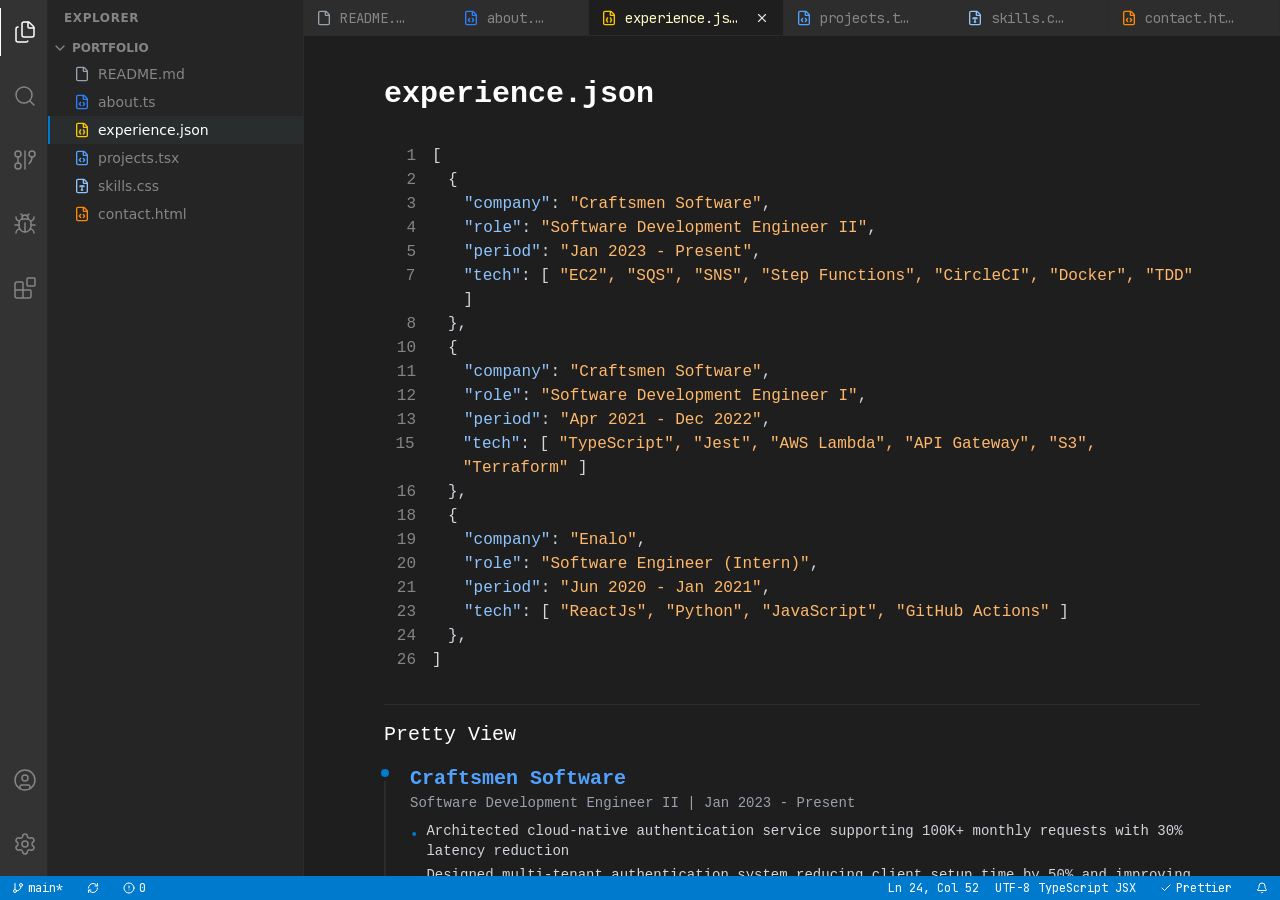
<file: experience.html>
<!DOCTYPE html><!--BHxIBs1lzhkFUV1r7_4ec--><html lang="en"><head><meta charSet="utf-8"/><meta name="viewport" content="width=device-width, initial-scale=1"/><link rel="preload" href="/_next/static/media/70bc3e132a0a741e-s.p.15008bfb.woff2" as="font" crossorigin="" type="font/woff2"/><link rel="stylesheet" href="/_next/static/chunks/6325ce209d16f551.css" data-precedence="next"/><link rel="preload" as="script" fetchPriority="low" href="/_next/static/chunks/5bcee453cc4bce6d.js"/><script src="/_next/static/chunks/dde2c8e6322d1671.js" async=""></script><script src="/_next/static/chunks/627c8ce9f53b53f6.js" async=""></script><script src="/_next/static/chunks/turbopack-6bcfcec130698540.js" async=""></script><script src="/_next/static/chunks/ff1a16fafef87110.js" async=""></script><script src="/_next/static/chunks/d2be314c3ece3fbe.js" async=""></script><script src="/_next/static/chunks/497202ebc9bfe2a1.js" async=""></script><meta name="next-size-adjust" content=""/><title>Shovon | Full Stack Engineer</title><meta name="description" content="Personal Portfolio of Shovon"/><link rel="icon" href="/favicon.ico?favicon.0b3bf435.ico" sizes="256x256" type="image/x-icon"/><script src="/_next/static/chunks/a6dad97d9634a72d.js" noModule=""></script></head><body class="jetbrains_mono_707233f-module__9hS9bG__variable h-screen w-screen flex flex-col bg-vscode-bg text-gray-300 overflow-hidden font-mono"><div hidden=""><!--$--><!--/$--></div><div class="flex flex-1 overflow-hidden"><div class="w-12 bg-vscode-activity-bar flex flex-col justify-between py-2 items-center flex-shrink-0 border-r border-black/20 z-20"><div class="flex flex-col gap-4"><div class="p-3 cursor-pointer relative hover:text-white transition-colors text-white border-l-2 border-white"><svg xmlns="http://www.w3.org/2000/svg" width="24" height="24" viewBox="0 0 24 24" fill="none" stroke="currentColor" stroke-width="1.5" stroke-linecap="round" stroke-linejoin="round" class="lucide lucide-files" aria-hidden="true"><path d="M15 2h-4a2 2 0 0 0-2 2v11a2 2 0 0 0 2 2h8a2 2 0 0 0 2-2V8"></path><path d="M16.706 2.706A2.4 2.4 0 0 0 15 2v5a1 1 0 0 0 1 1h5a2.4 2.4 0 0 0-.706-1.706z"></path><path d="M5 7a2 2 0 0 0-2 2v11a2 2 0 0 0 2 2h8a2 2 0 0 0 1.732-1"></path></svg></div><div class="p-3 cursor-pointer relative hover:text-white transition-colors text-vscode-text-secondary border-l-2 border-transparent"><svg xmlns="http://www.w3.org/2000/svg" width="24" height="24" viewBox="0 0 24 24" fill="none" stroke="currentColor" stroke-width="1.5" stroke-linecap="round" stroke-linejoin="round" class="lucide lucide-search" aria-hidden="true"><path d="m21 21-4.34-4.34"></path><circle cx="11" cy="11" r="8"></circle></svg></div><div class="p-3 cursor-pointer relative hover:text-white transition-colors text-vscode-text-secondary border-l-2 border-transparent"><svg xmlns="http://www.w3.org/2000/svg" width="24" height="24" viewBox="0 0 24 24" fill="none" stroke="currentColor" stroke-width="1.5" stroke-linecap="round" stroke-linejoin="round" class="lucide lucide-git-graph" aria-hidden="true"><circle cx="5" cy="6" r="3"></circle><path d="M5 9v6"></path><circle cx="5" cy="18" r="3"></circle><path d="M12 3v18"></path><circle cx="19" cy="6" r="3"></circle><path d="M16 15.7A9 9 0 0 0 19 9"></path></svg></div><div class="p-3 cursor-pointer relative hover:text-white transition-colors text-vscode-text-secondary border-l-2 border-transparent"><svg xmlns="http://www.w3.org/2000/svg" width="24" height="24" viewBox="0 0 24 24" fill="none" stroke="currentColor" stroke-width="1.5" stroke-linecap="round" stroke-linejoin="round" class="lucide lucide-bug" aria-hidden="true"><path d="M12 20v-9"></path><path d="M14 7a4 4 0 0 1 4 4v3a6 6 0 0 1-12 0v-3a4 4 0 0 1 4-4z"></path><path d="M14.12 3.88 16 2"></path><path d="M21 21a4 4 0 0 0-3.81-4"></path><path d="M21 5a4 4 0 0 1-3.55 3.97"></path><path d="M22 13h-4"></path><path d="M3 21a4 4 0 0 1 3.81-4"></path><path d="M3 5a4 4 0 0 0 3.55 3.97"></path><path d="M6 13H2"></path><path d="m8 2 1.88 1.88"></path><path d="M9 7.13V6a3 3 0 1 1 6 0v1.13"></path></svg></div><div class="p-3 cursor-pointer relative hover:text-white transition-colors text-vscode-text-secondary border-l-2 border-transparent"><svg xmlns="http://www.w3.org/2000/svg" width="24" height="24" viewBox="0 0 24 24" fill="none" stroke="currentColor" stroke-width="1.5" stroke-linecap="round" stroke-linejoin="round" class="lucide lucide-blocks" aria-hidden="true"><path d="M10 22V7a1 1 0 0 0-1-1H4a2 2 0 0 0-2 2v12a2 2 0 0 0 2 2h12a2 2 0 0 0 2-2v-5a1 1 0 0 0-1-1H2"></path><rect x="14" y="2" width="8" height="8" rx="1"></rect></svg></div></div><div class="flex flex-col gap-4"><div class="p-3 cursor-pointer relative hover:text-white transition-colors text-vscode-text-secondary border-l-2 border-transparent"><svg xmlns="http://www.w3.org/2000/svg" width="24" height="24" viewBox="0 0 24 24" fill="none" stroke="currentColor" stroke-width="1.5" stroke-linecap="round" stroke-linejoin="round" class="lucide lucide-circle-user" aria-hidden="true"><circle cx="12" cy="12" r="10"></circle><circle cx="12" cy="10" r="3"></circle><path d="M7 20.662V19a2 2 0 0 1 2-2h6a2 2 0 0 1 2 2v1.662"></path></svg></div><div class="p-3 cursor-pointer relative hover:text-white transition-colors text-vscode-text-secondary border-l-2 border-transparent"><svg xmlns="http://www.w3.org/2000/svg" width="24" height="24" viewBox="0 0 24 24" fill="none" stroke="currentColor" stroke-width="1.5" stroke-linecap="round" stroke-linejoin="round" class="lucide lucide-settings" aria-hidden="true"><path d="M9.671 4.136a2.34 2.34 0 0 1 4.659 0 2.34 2.34 0 0 0 3.319 1.915 2.34 2.34 0 0 1 2.33 4.033 2.34 2.34 0 0 0 0 3.831 2.34 2.34 0 0 1-2.33 4.033 2.34 2.34 0 0 0-3.319 1.915 2.34 2.34 0 0 1-4.659 0 2.34 2.34 0 0 0-3.32-1.915 2.34 2.34 0 0 1-2.33-4.033 2.34 2.34 0 0 0 0-3.831A2.34 2.34 0 0 1 6.35 6.051a2.34 2.34 0 0 0 3.319-1.915"></path><circle cx="12" cy="12" r="3"></circle></svg></div></div></div><div class="flex flex-1 flex-col sm:flex-row overflow-hidden"><div class="w-64 bg-vscode-sidebar flex flex-col font-sans text-sm border-r border-vscode-border pb-2"><div class="h-9 px-4 flex items-center text-xs text-vscode-text-secondary font-bold tracking-wider uppercase">Explorer</div><div><div class="flex items-center px-1 py-1 cursor-pointer font-bold text-vscode-text-secondary hover:text-white"><svg xmlns="http://www.w3.org/2000/svg" width="16" height="16" viewBox="0 0 24 24" fill="none" stroke="currentColor" stroke-width="2" stroke-linecap="round" stroke-linejoin="round" class="lucide lucide-chevron-down" aria-hidden="true"><path d="m6 9 6 6 6-6"></path></svg><span class="ml-1 text-xs">PORTFOLIO</span></div><div class="flex flex-col"><a class="flex items-center gap-2 px-6 py-1 cursor-pointer hover:bg-vscode-hover border-l-2 text-vscode-text-secondary border-transparent" href="/"><svg xmlns="http://www.w3.org/2000/svg" width="16" height="16" viewBox="0 0 24 24" fill="none" stroke="currentColor" stroke-width="2" stroke-linecap="round" stroke-linejoin="round" class="lucide lucide-file text-gray-400" aria-hidden="true"><path d="M6 22a2 2 0 0 1-2-2V4a2 2 0 0 1 2-2h8a2.4 2.4 0 0 1 1.704.706l3.588 3.588A2.4 2.4 0 0 1 20 8v12a2 2 0 0 1-2 2z"></path><path d="M14 2v5a1 1 0 0 0 1 1h5"></path></svg><span>README.md</span></a><a class="flex items-center gap-2 px-6 py-1 cursor-pointer hover:bg-vscode-hover border-l-2 text-vscode-text-secondary border-transparent" href="/about"><svg xmlns="http://www.w3.org/2000/svg" width="16" height="16" viewBox="0 0 24 24" fill="none" stroke="currentColor" stroke-width="2" stroke-linecap="round" stroke-linejoin="round" class="lucide lucide-file-code text-blue-500" aria-hidden="true"><path d="M6 22a2 2 0 0 1-2-2V4a2 2 0 0 1 2-2h8a2.4 2.4 0 0 1 1.704.706l3.588 3.588A2.4 2.4 0 0 1 20 8v12a2 2 0 0 1-2 2z"></path><path d="M14 2v5a1 1 0 0 0 1 1h5"></path><path d="M10 12.5 8 15l2 2.5"></path><path d="m14 12.5 2 2.5-2 2.5"></path></svg><span>about.ts</span></a><a class="flex items-center gap-2 px-6 py-1 cursor-pointer hover:bg-vscode-hover border-l-2 bg-vscode-hover border-vscode-accent text-white" href="/experience"><svg xmlns="http://www.w3.org/2000/svg" width="16" height="16" viewBox="0 0 24 24" fill="none" stroke="currentColor" stroke-width="2" stroke-linecap="round" stroke-linejoin="round" class="lucide lucide-file-braces text-yellow-400" aria-hidden="true"><path d="M6 22a2 2 0 0 1-2-2V4a2 2 0 0 1 2-2h8a2.4 2.4 0 0 1 1.704.706l3.588 3.588A2.4 2.4 0 0 1 20 8v12a2 2 0 0 1-2 2z"></path><path d="M14 2v5a1 1 0 0 0 1 1h5"></path><path d="M10 12a1 1 0 0 0-1 1v1a1 1 0 0 1-1 1 1 1 0 0 1 1 1v1a1 1 0 0 0 1 1"></path><path d="M14 18a1 1 0 0 0 1-1v-1a1 1 0 0 1 1-1 1 1 0 0 1-1-1v-1a1 1 0 0 0-1-1"></path></svg><span>experience.json</span></a><a class="flex items-center gap-2 px-6 py-1 cursor-pointer hover:bg-vscode-hover border-l-2 text-vscode-text-secondary border-transparent" href="/projects"><svg xmlns="http://www.w3.org/2000/svg" width="16" height="16" viewBox="0 0 24 24" fill="none" stroke="currentColor" stroke-width="2" stroke-linecap="round" stroke-linejoin="round" class="lucide lucide-file-code text-blue-400" aria-hidden="true"><path d="M6 22a2 2 0 0 1-2-2V4a2 2 0 0 1 2-2h8a2.4 2.4 0 0 1 1.704.706l3.588 3.588A2.4 2.4 0 0 1 20 8v12a2 2 0 0 1-2 2z"></path><path d="M14 2v5a1 1 0 0 0 1 1h5"></path><path d="M10 12.5 8 15l2 2.5"></path><path d="m14 12.5 2 2.5-2 2.5"></path></svg><span>projects.tsx</span></a><a class="flex items-center gap-2 px-6 py-1 cursor-pointer hover:bg-vscode-hover border-l-2 text-vscode-text-secondary border-transparent" href="/skills"><svg xmlns="http://www.w3.org/2000/svg" width="16" height="16" viewBox="0 0 24 24" fill="none" stroke="currentColor" stroke-width="2" stroke-linecap="round" stroke-linejoin="round" class="lucide lucide-file-type text-blue-300" aria-hidden="true"><path d="M6 22a2 2 0 0 1-2-2V4a2 2 0 0 1 2-2h8a2.4 2.4 0 0 1 1.704.706l3.588 3.588A2.4 2.4 0 0 1 20 8v12a2 2 0 0 1-2 2z"></path><path d="M14 2v5a1 1 0 0 0 1 1h5"></path><path d="M11 18h2"></path><path d="M12 12v6"></path><path d="M9 13v-.5a.5.5 0 0 1 .5-.5h5a.5.5 0 0 1 .5.5v.5"></path></svg><span>skills.css</span></a><a class="flex items-center gap-2 px-6 py-1 cursor-pointer hover:bg-vscode-hover border-l-2 text-vscode-text-secondary border-transparent" href="/contact"><svg xmlns="http://www.w3.org/2000/svg" width="16" height="16" viewBox="0 0 24 24" fill="none" stroke="currentColor" stroke-width="2" stroke-linecap="round" stroke-linejoin="round" class="lucide lucide-file-code text-orange-400" aria-hidden="true"><path d="M6 22a2 2 0 0 1-2-2V4a2 2 0 0 1 2-2h8a2.4 2.4 0 0 1 1.704.706l3.588 3.588A2.4 2.4 0 0 1 20 8v12a2 2 0 0 1-2 2z"></path><path d="M14 2v5a1 1 0 0 0 1 1h5"></path><path d="M10 12.5 8 15l2 2.5"></path><path d="m14 12.5 2 2.5-2 2.5"></path></svg><span>contact.html</span></a></div></div></div><div class="flex-1 flex flex-col bg-vscode-bg min-w-0"><div class="flex bg-vscode-tab-inactive-bg h-9 border-b border-vscode-border overflow-x-auto scrollbar-hide"><a class="flex items-center gap-2 px-3 min-w-[120px] max-w-[200px] border-r border-vscode-border cursor-pointer select-none text-sm group bg-vscode-tab-inactive-bg text-vscode-text-secondary hover:bg-vscode-hover" href="/"><svg xmlns="http://www.w3.org/2000/svg" width="16" height="16" viewBox="0 0 24 24" fill="none" stroke="currentColor" stroke-width="2" stroke-linecap="round" stroke-linejoin="round" class="lucide lucide-file text-gray-400" aria-hidden="true"><path d="M6 22a2 2 0 0 1-2-2V4a2 2 0 0 1 2-2h8a2.4 2.4 0 0 1 1.704.706l3.588 3.588A2.4 2.4 0 0 1 20 8v12a2 2 0 0 1-2 2z"></path><path d="M14 2v5a1 1 0 0 0 1 1h5"></path></svg><span class="flex-1 truncate">README.md</span><div class="opacity-0 group-hover:opacity-100 p-0.5 rounded-md hover:bg-white/20"><svg xmlns="http://www.w3.org/2000/svg" width="14" height="14" viewBox="0 0 24 24" fill="none" stroke="currentColor" stroke-width="2" stroke-linecap="round" stroke-linejoin="round" class="lucide lucide-x" aria-hidden="true"><path d="M18 6 6 18"></path><path d="m6 6 12 12"></path></svg></div></a><a class="flex items-center gap-2 px-3 min-w-[120px] max-w-[200px] border-r border-vscode-border cursor-pointer select-none text-sm group bg-vscode-tab-inactive-bg text-vscode-text-secondary hover:bg-vscode-hover" href="/about"><svg xmlns="http://www.w3.org/2000/svg" width="16" height="16" viewBox="0 0 24 24" fill="none" stroke="currentColor" stroke-width="2" stroke-linecap="round" stroke-linejoin="round" class="lucide lucide-file-code text-blue-500" aria-hidden="true"><path d="M6 22a2 2 0 0 1-2-2V4a2 2 0 0 1 2-2h8a2.4 2.4 0 0 1 1.704.706l3.588 3.588A2.4 2.4 0 0 1 20 8v12a2 2 0 0 1-2 2z"></path><path d="M14 2v5a1 1 0 0 0 1 1h5"></path><path d="M10 12.5 8 15l2 2.5"></path><path d="m14 12.5 2 2.5-2 2.5"></path></svg><span class="flex-1 truncate">about.ts</span><div class="opacity-0 group-hover:opacity-100 p-0.5 rounded-md hover:bg-white/20"><svg xmlns="http://www.w3.org/2000/svg" width="14" height="14" viewBox="0 0 24 24" fill="none" stroke="currentColor" stroke-width="2" stroke-linecap="round" stroke-linejoin="round" class="lucide lucide-x" aria-hidden="true"><path d="M18 6 6 18"></path><path d="m6 6 12 12"></path></svg></div></a><a class="flex items-center gap-2 px-3 min-w-[120px] max-w-[200px] border-r border-vscode-border cursor-pointer select-none text-sm group bg-vscode-tab-active-bg text-gray-200" href="/experience"><svg xmlns="http://www.w3.org/2000/svg" width="16" height="16" viewBox="0 0 24 24" fill="none" stroke="currentColor" stroke-width="2" stroke-linecap="round" stroke-linejoin="round" class="lucide lucide-file-braces text-yellow-400" aria-hidden="true"><path d="M6 22a2 2 0 0 1-2-2V4a2 2 0 0 1 2-2h8a2.4 2.4 0 0 1 1.704.706l3.588 3.588A2.4 2.4 0 0 1 20 8v12a2 2 0 0 1-2 2z"></path><path d="M14 2v5a1 1 0 0 0 1 1h5"></path><path d="M10 12a1 1 0 0 0-1 1v1a1 1 0 0 1-1 1 1 1 0 0 1 1 1v1a1 1 0 0 0 1 1"></path><path d="M14 18a1 1 0 0 0 1-1v-1a1 1 0 0 1 1-1 1 1 0 0 1-1-1v-1a1 1 0 0 0-1-1"></path></svg><span class="flex-1 truncate text-yellow-100">experience.json</span><div class="opacity-0 group-hover:opacity-100 p-0.5 rounded-md hover:bg-white/20 opacity-100"><svg xmlns="http://www.w3.org/2000/svg" width="14" height="14" viewBox="0 0 24 24" fill="none" stroke="currentColor" stroke-width="2" stroke-linecap="round" stroke-linejoin="round" class="lucide lucide-x" aria-hidden="true"><path d="M18 6 6 18"></path><path d="m6 6 12 12"></path></svg></div></a><a class="flex items-center gap-2 px-3 min-w-[120px] max-w-[200px] border-r border-vscode-border cursor-pointer select-none text-sm group bg-vscode-tab-inactive-bg text-vscode-text-secondary hover:bg-vscode-hover" href="/projects"><svg xmlns="http://www.w3.org/2000/svg" width="16" height="16" viewBox="0 0 24 24" fill="none" stroke="currentColor" stroke-width="2" stroke-linecap="round" stroke-linejoin="round" class="lucide lucide-file-code text-blue-400" aria-hidden="true"><path d="M6 22a2 2 0 0 1-2-2V4a2 2 0 0 1 2-2h8a2.4 2.4 0 0 1 1.704.706l3.588 3.588A2.4 2.4 0 0 1 20 8v12a2 2 0 0 1-2 2z"></path><path d="M14 2v5a1 1 0 0 0 1 1h5"></path><path d="M10 12.5 8 15l2 2.5"></path><path d="m14 12.5 2 2.5-2 2.5"></path></svg><span class="flex-1 truncate">projects.tsx</span><div class="opacity-0 group-hover:opacity-100 p-0.5 rounded-md hover:bg-white/20"><svg xmlns="http://www.w3.org/2000/svg" width="14" height="14" viewBox="0 0 24 24" fill="none" stroke="currentColor" stroke-width="2" stroke-linecap="round" stroke-linejoin="round" class="lucide lucide-x" aria-hidden="true"><path d="M18 6 6 18"></path><path d="m6 6 12 12"></path></svg></div></a><a class="flex items-center gap-2 px-3 min-w-[120px] max-w-[200px] border-r border-vscode-border cursor-pointer select-none text-sm group bg-vscode-tab-inactive-bg text-vscode-text-secondary hover:bg-vscode-hover" href="/skills"><svg xmlns="http://www.w3.org/2000/svg" width="16" height="16" viewBox="0 0 24 24" fill="none" stroke="currentColor" stroke-width="2" stroke-linecap="round" stroke-linejoin="round" class="lucide lucide-file-type text-blue-300" aria-hidden="true"><path d="M6 22a2 2 0 0 1-2-2V4a2 2 0 0 1 2-2h8a2.4 2.4 0 0 1 1.704.706l3.588 3.588A2.4 2.4 0 0 1 20 8v12a2 2 0 0 1-2 2z"></path><path d="M14 2v5a1 1 0 0 0 1 1h5"></path><path d="M11 18h2"></path><path d="M12 12v6"></path><path d="M9 13v-.5a.5.5 0 0 1 .5-.5h5a.5.5 0 0 1 .5.5v.5"></path></svg><span class="flex-1 truncate">skills.css</span><div class="opacity-0 group-hover:opacity-100 p-0.5 rounded-md hover:bg-white/20"><svg xmlns="http://www.w3.org/2000/svg" width="14" height="14" viewBox="0 0 24 24" fill="none" stroke="currentColor" stroke-width="2" stroke-linecap="round" stroke-linejoin="round" class="lucide lucide-x" aria-hidden="true"><path d="M18 6 6 18"></path><path d="m6 6 12 12"></path></svg></div></a><a class="flex items-center gap-2 px-3 min-w-[120px] max-w-[200px] border-r border-vscode-border cursor-pointer select-none text-sm group bg-vscode-tab-inactive-bg text-vscode-text-secondary hover:bg-vscode-hover" href="/contact"><svg xmlns="http://www.w3.org/2000/svg" width="16" height="16" viewBox="0 0 24 24" fill="none" stroke="currentColor" stroke-width="2" stroke-linecap="round" stroke-linejoin="round" class="lucide lucide-file-code text-orange-400" aria-hidden="true"><path d="M6 22a2 2 0 0 1-2-2V4a2 2 0 0 1 2-2h8a2.4 2.4 0 0 1 1.704.706l3.588 3.588A2.4 2.4 0 0 1 20 8v12a2 2 0 0 1-2 2z"></path><path d="M14 2v5a1 1 0 0 0 1 1h5"></path><path d="M10 12.5 8 15l2 2.5"></path><path d="m14 12.5 2 2.5-2 2.5"></path></svg><span class="flex-1 truncate">contact.html</span><div class="opacity-0 group-hover:opacity-100 p-0.5 rounded-md hover:bg-white/20"><svg xmlns="http://www.w3.org/2000/svg" width="14" height="14" viewBox="0 0 24 24" fill="none" stroke="currentColor" stroke-width="2" stroke-linecap="round" stroke-linejoin="round" class="lucide lucide-x" aria-hidden="true"><path d="M18 6 6 18"></path><path d="m6 6 12 12"></path></svg></div></a></div><main class="flex-1 overflow-y-auto p-0 scrollbar-thumb-rounded"><div class="p-6 md:p-10 max-w-4xl mx-auto font-mono"><h1 class="text-3xl font-bold mb-8 text-white">experience.json</h1><div class="text-gray-300"><div class="flex gap-4"><span class="text-vscode-text-secondary select-none w-8 text-right">1</span><span>[</span></div><div><div class="flex gap-4"><span class="text-vscode-text-secondary select-none w-8 text-right">2</span><span class="pl-4">{</span></div><div class="flex gap-4"><span class="text-vscode-text-secondary select-none w-8 text-right">3</span><span class="pl-8"><span class="text-blue-300">&quot;company&quot;</span>: <span class="text-orange-300">&quot;<!-- -->Craftsmen Software<!-- -->&quot;</span>,</span></div><div class="flex gap-4"><span class="text-vscode-text-secondary select-none w-8 text-right">4</span><span class="pl-8"><span class="text-blue-300">&quot;role&quot;</span>: <span class="text-orange-300">&quot;<!-- -->Software Development Engineer II<!-- -->&quot;</span>,</span></div><div class="flex gap-4"><span class="text-vscode-text-secondary select-none w-8 text-right">5</span><span class="pl-8"><span class="text-blue-300">&quot;period&quot;</span>: <span class="text-orange-300">&quot;<!-- -->Jan 2023 - Present<!-- -->&quot;</span>,</span></div><div class="flex gap-4"><span class="text-vscode-text-secondary select-none w-8 text-right">7</span><span class="pl-8"><span class="text-blue-300">&quot;tech&quot;</span>: [ <span class="text-orange-300">&quot;EC2&quot;, &quot;SQS&quot;, &quot;SNS&quot;, &quot;Step Functions&quot;, &quot;CircleCI&quot;, &quot;Docker&quot;, &quot;TDD&quot;</span> ]</span></div><div class="flex gap-4"><span class="text-vscode-text-secondary select-none w-8 text-right">8</span><span class="pl-4">},</span></div></div><div><div class="flex gap-4"><span class="text-vscode-text-secondary select-none w-8 text-right">10</span><span class="pl-4">{</span></div><div class="flex gap-4"><span class="text-vscode-text-secondary select-none w-8 text-right">11</span><span class="pl-8"><span class="text-blue-300">&quot;company&quot;</span>: <span class="text-orange-300">&quot;<!-- -->Craftsmen Software<!-- -->&quot;</span>,</span></div><div class="flex gap-4"><span class="text-vscode-text-secondary select-none w-8 text-right">12</span><span class="pl-8"><span class="text-blue-300">&quot;role&quot;</span>: <span class="text-orange-300">&quot;<!-- -->Software Development Engineer I<!-- -->&quot;</span>,</span></div><div class="flex gap-4"><span class="text-vscode-text-secondary select-none w-8 text-right">13</span><span class="pl-8"><span class="text-blue-300">&quot;period&quot;</span>: <span class="text-orange-300">&quot;<!-- -->Apr 2021 - Dec 2022<!-- -->&quot;</span>,</span></div><div class="flex gap-4"><span class="text-vscode-text-secondary select-none w-8 text-right">15</span><span class="pl-8"><span class="text-blue-300">&quot;tech&quot;</span>: [ <span class="text-orange-300">&quot;TypeScript&quot;, &quot;Jest&quot;, &quot;AWS Lambda&quot;, &quot;API Gateway&quot;, &quot;S3&quot;, &quot;Terraform&quot;</span> ]</span></div><div class="flex gap-4"><span class="text-vscode-text-secondary select-none w-8 text-right">16</span><span class="pl-4">},</span></div></div><div><div class="flex gap-4"><span class="text-vscode-text-secondary select-none w-8 text-right">18</span><span class="pl-4">{</span></div><div class="flex gap-4"><span class="text-vscode-text-secondary select-none w-8 text-right">19</span><span class="pl-8"><span class="text-blue-300">&quot;company&quot;</span>: <span class="text-orange-300">&quot;<!-- -->Enalo<!-- -->&quot;</span>,</span></div><div class="flex gap-4"><span class="text-vscode-text-secondary select-none w-8 text-right">20</span><span class="pl-8"><span class="text-blue-300">&quot;role&quot;</span>: <span class="text-orange-300">&quot;<!-- -->Software Engineer (Intern)<!-- -->&quot;</span>,</span></div><div class="flex gap-4"><span class="text-vscode-text-secondary select-none w-8 text-right">21</span><span class="pl-8"><span class="text-blue-300">&quot;period&quot;</span>: <span class="text-orange-300">&quot;<!-- -->Jun 2020 - Jan 2021<!-- -->&quot;</span>,</span></div><div class="flex gap-4"><span class="text-vscode-text-secondary select-none w-8 text-right">23</span><span class="pl-8"><span class="text-blue-300">&quot;tech&quot;</span>: [ <span class="text-orange-300">&quot;ReactJs&quot;, &quot;Python&quot;, &quot;JavaScript&quot;, &quot;GitHub Actions&quot;</span> ]</span></div><div class="flex gap-4"><span class="text-vscode-text-secondary select-none w-8 text-right">24</span><span class="pl-4">},</span></div></div><div class="flex gap-4"><span class="text-vscode-text-secondary select-none w-8 text-right">26</span><span>]</span></div></div><div class="mt-8 border-t border-vscode-border pt-4"><h3 class="text-xl text-white mb-4">Pretty View</h3><div class="space-y-8"><div class="relative pl-6 border-l-2 border-vscode-border"><div class="absolute -left-[9px] top-0 w-4 h-4 rounded-full bg-vscode-accent border-4 border-vscode-bg"></div><a href="https://www.craftsmensoftware.com/" target="_blank" rel="noopener noreferrer" class="text-xl font-bold text-blue-400 hover:underline cursor-pointer">Craftsmen Software</a><div class="text-gray-400 text-sm mb-2">Software Development Engineer II<!-- -->  |  <!-- -->Jan 2023 - Present</div><ul class="mb-3 space-y-1 text-gray-300 text-sm"><li class="flex gap-2"><span class="text-vscode-accent mt-1">•</span><span>Architected cloud-native authentication service supporting 100K+ monthly requests with 30% latency reduction</span></li><li class="flex gap-2"><span class="text-vscode-accent mt-1">•</span><span>Designed multi-tenant authentication system reducing client setup time by 50% and improving success rates by 20%</span></li><li class="flex gap-2"><span class="text-vscode-accent mt-1">•</span><span>Optimized microservices using AWS Step Functions, SQS, and DynamoDB achieving 99.9% uptime with 5K+ concurrent sessions</span></li><li class="flex gap-2"><span class="text-vscode-accent mt-1">•</span><span>Integrated Sentry and Lumigo monitoring, reducing MTTR by 40% and downtime by 25%</span></li><li class="flex gap-2"><span class="text-vscode-accent mt-1">•</span><span>Led and mentored team of 3 engineers, improving delivery timelines by 20%</span></li></ul><div class="flex flex-wrap gap-2"><span class="px-2 py-0.5 bg-vscode-hover text-xs rounded text-blue-200">EC2</span><span class="px-2 py-0.5 bg-vscode-hover text-xs rounded text-blue-200">SQS</span><span class="px-2 py-0.5 bg-vscode-hover text-xs rounded text-blue-200">SNS</span><span class="px-2 py-0.5 bg-vscode-hover text-xs rounded text-blue-200">Step Functions</span><span class="px-2 py-0.5 bg-vscode-hover text-xs rounded text-blue-200">CircleCI</span><span class="px-2 py-0.5 bg-vscode-hover text-xs rounded text-blue-200">Docker</span><span class="px-2 py-0.5 bg-vscode-hover text-xs rounded text-blue-200">TDD</span></div></div><div class="relative pl-6 border-l-2 border-vscode-border"><div class="absolute -left-[9px] top-0 w-4 h-4 rounded-full bg-vscode-accent border-4 border-vscode-bg"></div><a href="https://www.craftsmensoftware.com/" target="_blank" rel="noopener noreferrer" class="text-xl font-bold text-blue-400 hover:underline cursor-pointer">Craftsmen Software</a><div class="text-gray-400 text-sm mb-2">Software Development Engineer I<!-- -->  |  <!-- -->Apr 2021 - Dec 2022</div><ul class="mb-3 space-y-1 text-gray-300 text-sm"><li class="flex gap-2"><span class="text-vscode-accent mt-1">•</span><span>Transitioned legacy workloads to AWS serverless microservices, achieving 25% cost savings with 99.9% uptime</span></li><li class="flex gap-2"><span class="text-vscode-accent mt-1">•</span><span>Optimized database access patterns reducing API response times by up to 40%</span></li><li class="flex gap-2"><span class="text-vscode-accent mt-1">•</span><span>Built reusable React/TypeScript components accelerating feature releases by 30%</span></li><li class="flex gap-2"><span class="text-vscode-accent mt-1">•</span><span>Introduced Jest testing framework, increasing code coverage from 20% to 75% and reducing regression bugs by 20%</span></li></ul><div class="flex flex-wrap gap-2"><span class="px-2 py-0.5 bg-vscode-hover text-xs rounded text-blue-200">TypeScript</span><span class="px-2 py-0.5 bg-vscode-hover text-xs rounded text-blue-200">Jest</span><span class="px-2 py-0.5 bg-vscode-hover text-xs rounded text-blue-200">AWS Lambda</span><span class="px-2 py-0.5 bg-vscode-hover text-xs rounded text-blue-200">API Gateway</span><span class="px-2 py-0.5 bg-vscode-hover text-xs rounded text-blue-200">S3</span><span class="px-2 py-0.5 bg-vscode-hover text-xs rounded text-blue-200">Terraform</span></div></div><div class="relative pl-6 border-l-2 border-vscode-border"><div class="absolute -left-[9px] top-0 w-4 h-4 rounded-full bg-vscode-accent border-4 border-vscode-bg"></div><a href="https://enalo.in/" target="_blank" rel="noopener noreferrer" class="text-xl font-bold text-blue-400 hover:underline cursor-pointer">Enalo</a><div class="text-gray-400 text-sm mb-2">Software Engineer (Intern)<!-- -->  |  <!-- -->Jun 2020 - Jan 2021</div><ul class="mb-3 space-y-1 text-gray-300 text-sm"><li class="flex gap-2"><span class="text-vscode-accent mt-1">•</span><span>Built scalable web platform using Django REST Framework and React.js</span></li><li class="flex gap-2"><span class="text-vscode-accent mt-1">•</span><span>Designed and deployed 20+ backend APIs improving reliability and enabling faster iteration</span></li><li class="flex gap-2"><span class="text-vscode-accent mt-1">•</span><span>Built responsive UI components reducing page load times by 15%</span></li></ul><div class="flex flex-wrap gap-2"><span class="px-2 py-0.5 bg-vscode-hover text-xs rounded text-blue-200">ReactJs</span><span class="px-2 py-0.5 bg-vscode-hover text-xs rounded text-blue-200">Python</span><span class="px-2 py-0.5 bg-vscode-hover text-xs rounded text-blue-200">JavaScript</span><span class="px-2 py-0.5 bg-vscode-hover text-xs rounded text-blue-200">GitHub Actions</span></div></div></div></div></div><!--$--><!--/$--></main></div></div></div><div class="h-6 bg-vscode-status-bar text-white flex justify-between items-center text-xs px-2 select-none z-30"><div class="flex items-center gap-4"><div class="flex items-center gap-1 hover:bg-white/20 px-1 py-0.5 rounded cursor-pointer"><svg xmlns="http://www.w3.org/2000/svg" width="12" height="12" viewBox="0 0 24 24" fill="none" stroke="currentColor" stroke-width="2" stroke-linecap="round" stroke-linejoin="round" class="lucide lucide-git-branch" aria-hidden="true"><line x1="6" x2="6" y1="3" y2="15"></line><circle cx="18" cy="6" r="3"></circle><circle cx="6" cy="18" r="3"></circle><path d="M18 9a9 9 0 0 1-9 9"></path></svg><span>main*</span></div><div class="flex items-center gap-1 hover:bg-white/20 px-1 py-0.5 rounded cursor-pointer"><svg xmlns="http://www.w3.org/2000/svg" width="12" height="12" viewBox="0 0 24 24" fill="none" stroke="currentColor" stroke-width="2" stroke-linecap="round" stroke-linejoin="round" class="lucide lucide-refresh-cw" aria-hidden="true"><path d="M3 12a9 9 0 0 1 9-9 9.75 9.75 0 0 1 6.74 2.74L21 8"></path><path d="M21 3v5h-5"></path><path d="M21 12a9 9 0 0 1-9 9 9.75 9.75 0 0 1-6.74-2.74L3 16"></path><path d="M8 16H3v5"></path></svg></div><div class="flex items-center gap-1 hover:bg-white/20 px-1 py-0.5 rounded cursor-pointer"><svg xmlns="http://www.w3.org/2000/svg" width="12" height="12" viewBox="0 0 24 24" fill="none" stroke="currentColor" stroke-width="2" stroke-linecap="round" stroke-linejoin="round" class="lucide lucide-circle-alert" aria-hidden="true"><circle cx="12" cy="12" r="10"></circle><line x1="12" x2="12" y1="8" y2="12"></line><line x1="12" x2="12.01" y1="16" y2="16"></line></svg><span>0</span></div></div><div class="flex items-center gap-4"><div class="hidden sm:flex items-center gap-2 hover:bg-white/20 px-1 py-0.5 rounded cursor-pointer"><span class="mr-2">Ln 24, Col 52</span><span>UTF-8</span><span>TypeScript JSX</span></div><div class="flex items-center gap-1 hover:bg-white/20 px-1 py-0.5 rounded cursor-pointer"><div class="flex items-center gap-1"><svg xmlns="http://www.w3.org/2000/svg" width="12" height="12" viewBox="0 0 24 24" fill="none" stroke="currentColor" stroke-width="2" stroke-linecap="round" stroke-linejoin="round" class="lucide lucide-check" aria-hidden="true"><path d="M20 6 9 17l-5-5"></path></svg><span>Prettier</span></div></div><div class="flex items-center gap-1 hover:bg-white/20 px-1 py-0.5 rounded cursor-pointer"><svg xmlns="http://www.w3.org/2000/svg" width="12" height="12" viewBox="0 0 24 24" fill="none" stroke="currentColor" stroke-width="2" stroke-linecap="round" stroke-linejoin="round" class="lucide lucide-bell" aria-hidden="true"><path d="M10.268 21a2 2 0 0 0 3.464 0"></path><path d="M3.262 15.326A1 1 0 0 0 4 17h16a1 1 0 0 0 .74-1.673C19.41 13.956 18 12.499 18 8A6 6 0 0 0 6 8c0 4.499-1.411 5.956-2.738 7.326"></path></svg></div></div></div><script src="/_next/static/chunks/5bcee453cc4bce6d.js" id="_R_" async=""></script><script>(self.__next_f=self.__next_f||[]).push([0])</script><script>self.__next_f.push([1,"1:\"$Sreact.fragment\"\n3:I[39756,[\"/_next/static/chunks/ff1a16fafef87110.js\",\"/_next/static/chunks/d2be314c3ece3fbe.js\"],\"default\"]\n4:I[37457,[\"/_next/static/chunks/ff1a16fafef87110.js\",\"/_next/static/chunks/d2be314c3ece3fbe.js\"],\"default\"]\n6:I[97367,[\"/_next/static/chunks/ff1a16fafef87110.js\",\"/_next/static/chunks/d2be314c3ece3fbe.js\"],\"OutletBoundary\"]\n7:\"$Sreact.suspense\"\n9:I[97367,[\"/_next/static/chunks/ff1a16fafef87110.js\",\"/_next/static/chunks/d2be314c3ece3fbe.js\"],\"ViewportBoundary\"]\nb:I[97367,[\"/_next/static/chunks/ff1a16fafef87110.js\",\"/_next/static/chunks/d2be314c3ece3fbe.js\"],\"MetadataBoundary\"]\nd:I[68027,[],\"default\"]\n:HL[\"/_next/static/chunks/6325ce209d16f551.css\",\"style\"]\n:HL[\"/_next/static/media/70bc3e132a0a741e-s.p.15008bfb.woff2\",\"font\",{\"crossOrigin\":\"\",\"type\":\"font/woff2\"}]\n0:{\"P\":null,\"b\":\"BHxIBs1lzhkFUV1r7_4ec\",\"c\":[\"\",\"experience\"],\"q\":\"\",\"i\":false,\"f\":[[[\"\",{\"children\":[\"experience\",{\"children\":[\"__PAGE__\",{}]}]},\"$undefined\",\"$undefined\",true],[[\"$\",\"$1\",\"c\",{\"children\":[[[\"$\",\"link\",\"0\",{\"rel\":\"stylesheet\",\"href\":\"/_next/static/chunks/6325ce209d16f551.css\",\"precedence\":\"next\",\"crossOrigin\":\"$undefined\",\"nonce\":\"$undefined\"}],[\"$\",\"script\",\"script-0\",{\"src\":\"/_next/static/chunks/497202ebc9bfe2a1.js\",\"async\":true,\"nonce\":\"$undefined\"}]],\"$L2\"]}],{\"children\":[[\"$\",\"$1\",\"c\",{\"children\":[null,[\"$\",\"$L3\",null,{\"parallelRouterKey\":\"children\",\"error\":\"$undefined\",\"errorStyles\":\"$undefined\",\"errorScripts\":\"$undefined\",\"template\":[\"$\",\"$L4\",null,{}],\"templateStyles\":\"$undefined\",\"templateScripts\":\"$undefined\",\"notFound\":\"$undefined\",\"forbidden\":\"$undefined\",\"unauthorized\":\"$undefined\"}]]}],{\"children\":[[\"$\",\"$1\",\"c\",{\"children\":[\"$L5\",null,[\"$\",\"$L6\",null,{\"children\":[\"$\",\"$7\",null,{\"name\":\"Next.MetadataOutlet\",\"children\":\"$@8\"}]}]]}],{},null,false,false]},null,false,false]},null,false,false],[\"$\",\"$1\",\"h\",{\"children\":[null,[\"$\",\"$L9\",null,{\"children\":\"$La\"}],[\"$\",\"div\",null,{\"hidden\":true,\"children\":[\"$\",\"$Lb\",null,{\"children\":[\"$\",\"$7\",null,{\"name\":\"Next.Metadata\",\"children\":\"$Lc\"}]}]}],[\"$\",\"meta\",null,{\"name\":\"next-size-adjust\",\"content\":\"\"}]]}],false]],\"m\":\"$undefined\",\"G\":[\"$d\",[]],\"S\":true}\n"])</script><script>self.__next_f.push([1,"e:I[12360,[\"/_next/static/chunks/497202ebc9bfe2a1.js\"],\"default\"]\nf:I[82437,[\"/_next/static/chunks/497202ebc9bfe2a1.js\"],\"default\"]\n10:I[36039,[\"/_next/static/chunks/497202ebc9bfe2a1.js\"],\"default\"]\n"])</script><script>self.__next_f.push([1,"2:[\"$\",\"html\",null,{\"lang\":\"en\",\"children\":[\"$\",\"body\",null,{\"className\":\"jetbrains_mono_707233f-module__9hS9bG__variable h-screen w-screen flex flex-col bg-vscode-bg text-gray-300 overflow-hidden font-mono\",\"children\":[[\"$\",\"div\",null,{\"className\":\"flex flex-1 overflow-hidden\",\"children\":[[\"$\",\"$Le\",null,{}],[\"$\",\"div\",null,{\"className\":\"flex flex-1 flex-col sm:flex-row overflow-hidden\",\"children\":[[\"$\",\"$Lf\",null,{\"sections\":[{\"id\":\"home\",\"title\":\"README.md\",\"path\":\"/\",\"icon\":\"markdown\"},{\"id\":\"about\",\"title\":\"about.ts\",\"path\":\"/about\",\"icon\":\"typescript\"},{\"id\":\"experience\",\"title\":\"experience.json\",\"path\":\"/experience\",\"icon\":\"json\"},{\"id\":\"projects\",\"title\":\"projects.tsx\",\"path\":\"/projects\",\"icon\":\"react\"},{\"id\":\"skills\",\"title\":\"skills.css\",\"path\":\"/skills\",\"icon\":\"css\"},{\"id\":\"contact\",\"title\":\"contact.html\",\"path\":\"/contact\",\"icon\":\"html\"}]}],[\"$\",\"div\",null,{\"className\":\"flex-1 flex flex-col bg-vscode-bg min-w-0\",\"children\":[[\"$\",\"$L10\",null,{\"sections\":\"$2:props:children:props:children:0:props:children:1:props:children:0:props:sections\"}],[\"$\",\"main\",null,{\"className\":\"flex-1 overflow-y-auto p-0 scrollbar-thumb-rounded\",\"children\":[\"$\",\"$L3\",null,{\"parallelRouterKey\":\"children\",\"error\":\"$undefined\",\"errorStyles\":\"$undefined\",\"errorScripts\":\"$undefined\",\"template\":[\"$\",\"$L4\",null,{}],\"templateStyles\":\"$undefined\",\"templateScripts\":\"$undefined\",\"notFound\":[[[\"$\",\"title\",null,{\"children\":\"404: This page could not be found.\"}],[\"$\",\"div\",null,{\"style\":{\"fontFamily\":\"system-ui,\\\"Segoe UI\\\",Roboto,Helvetica,Arial,sans-serif,\\\"Apple Color Emoji\\\",\\\"Segoe UI Emoji\\\"\",\"height\":\"100vh\",\"textAlign\":\"center\",\"display\":\"flex\",\"flexDirection\":\"column\",\"alignItems\":\"center\",\"justifyContent\":\"center\"},\"children\":[\"$\",\"div\",null,{\"children\":[[\"$\",\"style\",null,{\"dangerouslySetInnerHTML\":{\"__html\":\"body{color:#000;background:#fff;margin:0}.next-error-h1{border-right:1px solid rgba(0,0,0,.3)}@media (prefers-color-scheme:dark){body{color:#fff;background:#000}.next-error-h1{border-right:1px solid rgba(255,255,255,.3)}}\"}}],[\"$\",\"h1\",null,{\"className\":\"next-error-h1\",\"style\":{\"display\":\"inline-block\",\"margin\":\"0 20px 0 0\",\"padding\":\"0 23px 0 0\",\"fontSize\":24,\"fontWeight\":500,\"verticalAlign\":\"top\",\"lineHeight\":\"49px\"},\"children\":404}],[\"$\",\"div\",null,{\"style\":{\"display\":\"inline-block\"},\"children\":[\"$\",\"h2\",null,{\"style\":{\"fontSize\":14,\"fontWeight\":400,\"lineHeight\":\"49px\",\"margin\":0},\"children\":\"This page could not be found.\"}]}]]}]}]],[]],\"forbidden\":\"$undefined\",\"unauthorized\":\"$undefined\"}]}]]}]]}]]}],[\"$\",\"div\",null,{\"className\":\"h-6 bg-vscode-status-bar text-white flex justify-between items-center text-xs px-2 select-none z-30\",\"children\":[[\"$\",\"div\",null,{\"className\":\"flex items-center gap-4\",\"children\":[[\"$\",\"div\",null,{\"className\":\"flex items-center gap-1 hover:bg-white/20 px-1 py-0.5 rounded cursor-pointer\",\"children\":[[\"$\",\"svg\",null,{\"ref\":\"$undefined\",\"xmlns\":\"http://www.w3.org/2000/svg\",\"width\":12,\"height\":12,\"viewBox\":\"0 0 24 24\",\"fill\":\"none\",\"stroke\":\"currentColor\",\"strokeWidth\":2,\"strokeLinecap\":\"round\",\"strokeLinejoin\":\"round\",\"className\":\"lucide lucide-git-branch\",\"aria-hidden\":\"true\",\"children\":[[\"$\",\"line\",\"17qcm7\",{\"x1\":\"6\",\"x2\":\"6\",\"y1\":\"3\",\"y2\":\"15\"}],[\"$\",\"circle\",\"1h7g24\",{\"cx\":\"18\",\"cy\":\"6\",\"r\":\"3\"}],[\"$\",\"circle\",\"fqmcym\",{\"cx\":\"6\",\"cy\":\"18\",\"r\":\"3\"}],[\"$\",\"path\",\"n2h4wq\",{\"d\":\"M18 9a9 9 0 0 1-9 9\"}],\"$undefined\"]}],[\"$\",\"span\",null,{\"children\":\"main*\"}]]}],[\"$\",\"div\",null,{\"className\":\"flex items-center gap-1 hover:bg-white/20 px-1 py-0.5 rounded cursor-pointer\",\"children\":[\"$\",\"svg\",null,{\"ref\":\"$undefined\",\"xmlns\":\"http://www.w3.org/2000/svg\",\"width\":12,\"height\":12,\"viewBox\":\"0 0 24 24\",\"fill\":\"none\",\"stroke\":\"currentColor\",\"strokeWidth\":2,\"strokeLinecap\":\"round\",\"strokeLinejoin\":\"round\",\"className\":\"lucide lucide-refresh-cw\",\"aria-hidden\":\"true\",\"children\":[[\"$\",\"path\",\"v9h5vc\",{\"d\":\"M3 12a9 9 0 0 1 9-9 9.75 9.75 0 0 1 6.74 2.74L21 8\"}],[\"$\",\"path\",\"1q7to0\",{\"d\":\"M21 3v5h-5\"}],[\"$\",\"path\",\"3uifl3\",{\"d\":\"M21 12a9 9 0 0 1-9 9 9.75 9.75 0 0 1-6.74-2.74L3 16\"}],[\"$\",\"path\",\"1cv678\",{\"d\":\"M8 16H3v5\"}],\"$undefined\"]}]}],[\"$\",\"div\",null,{\"className\":\"flex items-center gap-1 hover:bg-white/20 px-1 py-0.5 rounded cursor-pointer\",\"children\":[[\"$\",\"svg\",null,{\"ref\":\"$undefined\",\"xmlns\":\"http://www.w3.org/2000/svg\",\"width\":12,\"height\":12,\"viewBox\":\"0 0 24 24\",\"fill\":\"none\",\"stroke\":\"currentColor\",\"strokeWidth\":2,\"strokeLinecap\":\"round\",\"strokeLinejoin\":\"round\",\"className\":\"lucide lucide-circle-alert\",\"aria-hidden\":\"true\",\"children\":[[\"$\",\"circle\",\"1mglay\",{\"cx\":\"12\",\"cy\":\"12\",\"r\":\"10\"}],[\"$\",\"line\",\"1pkeuh\",{\"x1\":\"12\",\"x2\":\"12\",\"y1\":\"8\",\"y2\":\"12\"}],[\"$\",\"line\",\"4dfq90\",{\"x1\":\"12\",\"x2\":\"12.01\",\"y1\":\"16\",\"y2\":\"16\"}],\"$undefined\"]}],[\"$\",\"span\",null,{\"children\":\"0\"}]]}]]}],\"$L11\"]}]]}]}]\n"])</script><script>self.__next_f.push([1,"5:[\"$\",\"div\",null,{\"className\":\"p-6 md:p-10 max-w-4xl mx-auto font-mono\",\"children\":[[\"$\",\"h1\",null,{\"className\":\"text-3xl font-bold mb-8 text-white\",\"children\":\"experience.json\"}],[\"$\",\"div\",null,{\"className\":\"text-gray-300\",\"children\":[[\"$\",\"div\",null,{\"className\":\"flex gap-4\",\"children\":[[\"$\",\"span\",null,{\"className\":\"text-vscode-text-secondary select-none w-8 text-right\",\"children\":\"1\"}],[\"$\",\"span\",null,{\"children\":\"[\"}]]}],[[\"$\",\"div\",\"0\",{\"children\":[[\"$\",\"div\",null,{\"className\":\"flex gap-4\",\"children\":[[\"$\",\"span\",null,{\"className\":\"text-vscode-text-secondary select-none w-8 text-right\",\"children\":2}],[\"$\",\"span\",null,{\"className\":\"pl-4\",\"children\":\"{\"}]]}],[\"$\",\"div\",null,{\"className\":\"flex gap-4\",\"children\":[[\"$\",\"span\",null,{\"className\":\"text-vscode-text-secondary select-none w-8 text-right\",\"children\":3}],[\"$\",\"span\",null,{\"className\":\"pl-8\",\"children\":[[\"$\",\"span\",null,{\"className\":\"text-blue-300\",\"children\":\"\\\"company\\\"\"}],\": \",[\"$\",\"span\",null,{\"className\":\"text-orange-300\",\"children\":[\"\\\"\",\"Craftsmen Software\",\"\\\"\"]}],\",\"]}]]}],[\"$\",\"div\",null,{\"className\":\"flex gap-4\",\"children\":[[\"$\",\"span\",null,{\"className\":\"text-vscode-text-secondary select-none w-8 text-right\",\"children\":4}],[\"$\",\"span\",null,{\"className\":\"pl-8\",\"children\":[[\"$\",\"span\",null,{\"className\":\"text-blue-300\",\"children\":\"\\\"role\\\"\"}],\": \",[\"$\",\"span\",null,{\"className\":\"text-orange-300\",\"children\":[\"\\\"\",\"Software Development Engineer II\",\"\\\"\"]}],\",\"]}]]}],[\"$\",\"div\",null,{\"className\":\"flex gap-4\",\"children\":[[\"$\",\"span\",null,{\"className\":\"text-vscode-text-secondary select-none w-8 text-right\",\"children\":5}],[\"$\",\"span\",null,{\"className\":\"pl-8\",\"children\":[[\"$\",\"span\",null,{\"className\":\"text-blue-300\",\"children\":\"\\\"period\\\"\"}],\": \",[\"$\",\"span\",null,{\"className\":\"text-orange-300\",\"children\":[\"\\\"\",\"Jan 2023 - Present\",\"\\\"\"]}],\",\"]}]]}],[\"$\",\"div\",null,{\"className\":\"flex gap-4\",\"children\":[[\"$\",\"span\",null,{\"className\":\"text-vscode-text-secondary select-none w-8 text-right\",\"children\":7}],[\"$\",\"span\",null,{\"className\":\"pl-8\",\"children\":[[\"$\",\"span\",null,{\"className\":\"text-blue-300\",\"children\":\"\\\"tech\\\"\"}],\": [ \",[\"$\",\"span\",null,{\"className\":\"text-orange-300\",\"children\":\"\\\"EC2\\\", \\\"SQS\\\", \\\"SNS\\\", \\\"Step Functions\\\", \\\"CircleCI\\\", \\\"Docker\\\", \\\"TDD\\\"\"}],\" ]\"]}]]}],[\"$\",\"div\",null,{\"className\":\"flex gap-4\",\"children\":[[\"$\",\"span\",null,{\"className\":\"text-vscode-text-secondary select-none w-8 text-right\",\"children\":8}],[\"$\",\"span\",null,{\"className\":\"pl-4\",\"children\":\"},\"}]]}]]}],[\"$\",\"div\",\"1\",{\"children\":[[\"$\",\"div\",null,{\"className\":\"flex gap-4\",\"children\":[[\"$\",\"span\",null,{\"className\":\"text-vscode-text-secondary select-none w-8 text-right\",\"children\":10}],[\"$\",\"span\",null,{\"className\":\"pl-4\",\"children\":\"{\"}]]}],[\"$\",\"div\",null,{\"className\":\"flex gap-4\",\"children\":[[\"$\",\"span\",null,{\"className\":\"text-vscode-text-secondary select-none w-8 text-right\",\"children\":11}],[\"$\",\"span\",null,{\"className\":\"pl-8\",\"children\":[[\"$\",\"span\",null,{\"className\":\"text-blue-300\",\"children\":\"\\\"company\\\"\"}],\": \",[\"$\",\"span\",null,{\"className\":\"text-orange-300\",\"children\":[\"\\\"\",\"Craftsmen Software\",\"\\\"\"]}],\",\"]}]]}],[\"$\",\"div\",null,{\"className\":\"flex gap-4\",\"children\":[[\"$\",\"span\",null,{\"className\":\"text-vscode-text-secondary select-none w-8 text-right\",\"children\":12}],[\"$\",\"span\",null,{\"className\":\"pl-8\",\"children\":[[\"$\",\"span\",null,{\"className\":\"text-blue-300\",\"children\":\"\\\"role\\\"\"}],\": \",[\"$\",\"span\",null,{\"className\":\"text-orange-300\",\"children\":[\"\\\"\",\"Software Development Engineer I\",\"\\\"\"]}],\",\"]}]]}],[\"$\",\"div\",null,{\"className\":\"flex gap-4\",\"children\":[[\"$\",\"span\",null,{\"className\":\"text-vscode-text-secondary select-none w-8 text-right\",\"children\":13}],[\"$\",\"span\",null,{\"className\":\"pl-8\",\"children\":[[\"$\",\"span\",null,{\"className\":\"text-blue-300\",\"children\":\"\\\"period\\\"\"}],\": \",[\"$\",\"span\",null,{\"className\":\"text-orange-300\",\"children\":[\"\\\"\",\"Apr 2021 - Dec 2022\",\"\\\"\"]}],\",\"]}]]}],[\"$\",\"div\",null,{\"className\":\"flex gap-4\",\"children\":[[\"$\",\"span\",null,{\"className\":\"text-vscode-text-secondary select-none w-8 text-right\",\"children\":15}],[\"$\",\"span\",null,{\"className\":\"pl-8\",\"children\":[[\"$\",\"span\",null,{\"className\":\"text-blue-300\",\"children\":\"\\\"tech\\\"\"}],\": [ \",[\"$\",\"span\",null,{\"className\":\"text-orange-300\",\"children\":\"\\\"TypeScript\\\", \\\"Jest\\\", \\\"AWS Lambda\\\", \\\"API Gateway\\\", \\\"S3\\\", \\\"Terraform\\\"\"}],\" ]\"]}]]}],[\"$\",\"div\",null,{\"className\":\"flex gap-4\",\"children\":[[\"$\",\"span\",null,{\"className\":\"text-vscode-text-secondary select-none w-8 text-right\",\"children\":16}],[\"$\",\"span\",null,{\"className\":\"pl-4\",\"children\":\"},\"}]]}]]}],[\"$\",\"div\",\"2\",{\"children\":[[\"$\",\"div\",null,{\"className\":\"flex gap-4\",\"children\":[[\"$\",\"span\",null,{\"className\":\"text-vscode-text-secondary select-none w-8 text-right\",\"children\":18}],\"$L12\"]}],\"$L13\",\"$L14\",\"$L15\",\"$L16\",\"$L17\"]}]],\"$L18\"]}],\"$L19\"]}]\n"])</script><script>self.__next_f.push([1,"11:[\"$\",\"div\",null,{\"className\":\"flex items-center gap-4\",\"children\":[[\"$\",\"div\",null,{\"className\":\"hidden sm:flex items-center gap-2 hover:bg-white/20 px-1 py-0.5 rounded cursor-pointer\",\"children\":[[\"$\",\"span\",null,{\"className\":\"mr-2\",\"children\":\"Ln 24, Col 52\"}],[\"$\",\"span\",null,{\"children\":\"UTF-8\"}],[\"$\",\"span\",null,{\"children\":\"TypeScript JSX\"}]]}],[\"$\",\"div\",null,{\"className\":\"flex items-center gap-1 hover:bg-white/20 px-1 py-0.5 rounded cursor-pointer\",\"children\":[\"$\",\"div\",null,{\"className\":\"flex items-center gap-1\",\"children\":[[\"$\",\"svg\",null,{\"ref\":\"$undefined\",\"xmlns\":\"http://www.w3.org/2000/svg\",\"width\":12,\"height\":12,\"viewBox\":\"0 0 24 24\",\"fill\":\"none\",\"stroke\":\"currentColor\",\"strokeWidth\":2,\"strokeLinecap\":\"round\",\"strokeLinejoin\":\"round\",\"className\":\"lucide lucide-check\",\"aria-hidden\":\"true\",\"children\":[[\"$\",\"path\",\"1gmf2c\",{\"d\":\"M20 6 9 17l-5-5\"}],\"$undefined\"]}],[\"$\",\"span\",null,{\"children\":\"Prettier\"}]]}]}],[\"$\",\"div\",null,{\"className\":\"flex items-center gap-1 hover:bg-white/20 px-1 py-0.5 rounded cursor-pointer\",\"children\":[\"$\",\"svg\",null,{\"ref\":\"$undefined\",\"xmlns\":\"http://www.w3.org/2000/svg\",\"width\":12,\"height\":12,\"viewBox\":\"0 0 24 24\",\"fill\":\"none\",\"stroke\":\"currentColor\",\"strokeWidth\":2,\"strokeLinecap\":\"round\",\"strokeLinejoin\":\"round\",\"className\":\"lucide lucide-bell\",\"aria-hidden\":\"true\",\"children\":[[\"$\",\"path\",\"vwvbt9\",{\"d\":\"M10.268 21a2 2 0 0 0 3.464 0\"}],[\"$\",\"path\",\"11g9vi\",{\"d\":\"M3.262 15.326A1 1 0 0 0 4 17h16a1 1 0 0 0 .74-1.673C19.41 13.956 18 12.499 18 8A6 6 0 0 0 6 8c0 4.499-1.411 5.956-2.738 7.326\"}],\"$undefined\"]}]}]]}]\n"])</script><script>self.__next_f.push([1,"12:[\"$\",\"span\",null,{\"className\":\"pl-4\",\"children\":\"{\"}]\n13:[\"$\",\"div\",null,{\"className\":\"flex gap-4\",\"children\":[[\"$\",\"span\",null,{\"className\":\"text-vscode-text-secondary select-none w-8 text-right\",\"children\":19}],[\"$\",\"span\",null,{\"className\":\"pl-8\",\"children\":[[\"$\",\"span\",null,{\"className\":\"text-blue-300\",\"children\":\"\\\"company\\\"\"}],\": \",[\"$\",\"span\",null,{\"className\":\"text-orange-300\",\"children\":[\"\\\"\",\"Enalo\",\"\\\"\"]}],\",\"]}]]}]\n14:[\"$\",\"div\",null,{\"className\":\"flex gap-4\",\"children\":[[\"$\",\"span\",null,{\"className\":\"text-vscode-text-secondary select-none w-8 text-right\",\"children\":20}],[\"$\",\"span\",null,{\"className\":\"pl-8\",\"children\":[[\"$\",\"span\",null,{\"className\":\"text-blue-300\",\"children\":\"\\\"role\\\"\"}],\": \",[\"$\",\"span\",null,{\"className\":\"text-orange-300\",\"children\":[\"\\\"\",\"Software Engineer (Intern)\",\"\\\"\"]}],\",\"]}]]}]\n15:[\"$\",\"div\",null,{\"className\":\"flex gap-4\",\"children\":[[\"$\",\"span\",null,{\"className\":\"text-vscode-text-secondary select-none w-8 text-right\",\"children\":21}],[\"$\",\"span\",null,{\"className\":\"pl-8\",\"children\":[[\"$\",\"span\",null,{\"className\":\"text-blue-300\",\"children\":\"\\\"period\\\"\"}],\": \",[\"$\",\"span\",null,{\"className\":\"text-orange-300\",\"children\":[\"\\\"\",\"Jun 2020 - Jan 2021\",\"\\\"\"]}],\",\"]}]]}]\n16:[\"$\",\"div\",null,{\"className\":\"flex gap-4\",\"children\":[[\"$\",\"span\",null,{\"className\":\"text-vscode-text-secondary select-none w-8 text-right\",\"children\":23}],[\"$\",\"span\",null,{\"className\":\"pl-8\",\"children\":[[\"$\",\"span\",null,{\"className\":\"text-blue-300\",\"children\":\"\\\"tech\\\"\"}],\": [ \",[\"$\",\"span\",null,{\"className\":\"text-orange-300\",\"children\":\"\\\"ReactJs\\\", \\\"Python\\\", \\\"JavaScript\\\", \\\"GitHub Actions\\\"\"}],\" ]\"]}]]}]\n17:[\"$\",\"div\",null,{\"className\":\"flex gap-4\",\"children\":[[\"$\",\"span\",null,{\"className\":\"text-vscode-text-secondary select-none w-8 text-right\",\"children\":24}],[\"$\",\"span\",null,{\"className\":\"pl-4\",\"children\":\"},\"}]]}]\n18:[\"$\",\"div\",null,{\"className\":\"flex gap-4\",\"children\":[[\"$\",\"span\",null,{\"className\":\"text-vscode-text-secondary select-none w-8 text-right\",\"children\":26}],[\"$\",\"span\",null,{\"children\":\"]\"}]]}]\n"])</script><script>self.__next_f.push([1,"19:[\"$\",\"div\",null,{\"className\":\"mt-8 border-t border-vscode-border pt-4\",\"children\":[[\"$\",\"h3\",null,{\"className\":\"text-xl text-white mb-4\",\"children\":\"Pretty View\"}],[\"$\",\"div\",null,{\"className\":\"space-y-8\",\"children\":[[\"$\",\"div\",\"0\",{\"className\":\"relative pl-6 border-l-2 border-vscode-border\",\"children\":[[\"$\",\"div\",null,{\"className\":\"absolute -left-[9px] top-0 w-4 h-4 rounded-full bg-vscode-accent border-4 border-vscode-bg\"}],[\"$\",\"a\",null,{\"href\":\"https://www.craftsmensoftware.com/\",\"target\":\"_blank\",\"rel\":\"noopener noreferrer\",\"className\":\"text-xl font-bold text-blue-400 hover:underline cursor-pointer\",\"children\":\"Craftsmen Software\"}],[\"$\",\"div\",null,{\"className\":\"text-gray-400 text-sm mb-2\",\"children\":[\"Software Development Engineer II\",\"  |  \",\"Jan 2023 - Present\"]}],[\"$\",\"ul\",null,{\"className\":\"mb-3 space-y-1 text-gray-300 text-sm\",\"children\":[[\"$\",\"li\",\"0\",{\"className\":\"flex gap-2\",\"children\":[[\"$\",\"span\",null,{\"className\":\"text-vscode-accent mt-1\",\"children\":\"•\"}],[\"$\",\"span\",null,{\"children\":\"Architected cloud-native authentication service supporting 100K+ monthly requests with 30% latency reduction\"}]]}],[\"$\",\"li\",\"1\",{\"className\":\"flex gap-2\",\"children\":[[\"$\",\"span\",null,{\"className\":\"text-vscode-accent mt-1\",\"children\":\"•\"}],[\"$\",\"span\",null,{\"children\":\"Designed multi-tenant authentication system reducing client setup time by 50% and improving success rates by 20%\"}]]}],[\"$\",\"li\",\"2\",{\"className\":\"flex gap-2\",\"children\":[[\"$\",\"span\",null,{\"className\":\"text-vscode-accent mt-1\",\"children\":\"•\"}],[\"$\",\"span\",null,{\"children\":\"Optimized microservices using AWS Step Functions, SQS, and DynamoDB achieving 99.9% uptime with 5K+ concurrent sessions\"}]]}],[\"$\",\"li\",\"3\",{\"className\":\"flex gap-2\",\"children\":[[\"$\",\"span\",null,{\"className\":\"text-vscode-accent mt-1\",\"children\":\"•\"}],[\"$\",\"span\",null,{\"children\":\"Integrated Sentry and Lumigo monitoring, reducing MTTR by 40% and downtime by 25%\"}]]}],[\"$\",\"li\",\"4\",{\"className\":\"flex gap-2\",\"children\":[[\"$\",\"span\",null,{\"className\":\"text-vscode-accent mt-1\",\"children\":\"•\"}],[\"$\",\"span\",null,{\"children\":\"Led and mentored team of 3 engineers, improving delivery timelines by 20%\"}]]}]]}],[\"$\",\"div\",null,{\"className\":\"flex flex-wrap gap-2\",\"children\":[[\"$\",\"span\",\"EC2\",{\"className\":\"px-2 py-0.5 bg-vscode-hover text-xs rounded text-blue-200\",\"children\":\"EC2\"}],[\"$\",\"span\",\"SQS\",{\"className\":\"px-2 py-0.5 bg-vscode-hover text-xs rounded text-blue-200\",\"children\":\"SQS\"}],[\"$\",\"span\",\"SNS\",{\"className\":\"px-2 py-0.5 bg-vscode-hover text-xs rounded text-blue-200\",\"children\":\"SNS\"}],[\"$\",\"span\",\"Step Functions\",{\"className\":\"px-2 py-0.5 bg-vscode-hover text-xs rounded text-blue-200\",\"children\":\"Step Functions\"}],[\"$\",\"span\",\"CircleCI\",{\"className\":\"px-2 py-0.5 bg-vscode-hover text-xs rounded text-blue-200\",\"children\":\"CircleCI\"}],[\"$\",\"span\",\"Docker\",{\"className\":\"px-2 py-0.5 bg-vscode-hover text-xs rounded text-blue-200\",\"children\":\"Docker\"}],[\"$\",\"span\",\"TDD\",{\"className\":\"px-2 py-0.5 bg-vscode-hover text-xs rounded text-blue-200\",\"children\":\"TDD\"}]]}]]}],[\"$\",\"div\",\"1\",{\"className\":\"relative pl-6 border-l-2 border-vscode-border\",\"children\":[[\"$\",\"div\",null,{\"className\":\"absolute -left-[9px] top-0 w-4 h-4 rounded-full bg-vscode-accent border-4 border-vscode-bg\"}],[\"$\",\"a\",null,{\"href\":\"https://www.craftsmensoftware.com/\",\"target\":\"_blank\",\"rel\":\"noopener noreferrer\",\"className\":\"text-xl font-bold text-blue-400 hover:underline cursor-pointer\",\"children\":\"Craftsmen Software\"}],[\"$\",\"div\",null,{\"className\":\"text-gray-400 text-sm mb-2\",\"children\":[\"Software Development Engineer I\",\"  |  \",\"Apr 2021 - Dec 2022\"]}],[\"$\",\"ul\",null,{\"className\":\"mb-3 space-y-1 text-gray-300 text-sm\",\"children\":[[\"$\",\"li\",\"0\",{\"className\":\"flex gap-2\",\"children\":[[\"$\",\"span\",null,{\"className\":\"text-vscode-accent mt-1\",\"children\":\"•\"}],[\"$\",\"span\",null,{\"children\":\"Transitioned legacy workloads to AWS serverless microservices, achieving 25% cost savings with 99.9% uptime\"}]]}],[\"$\",\"li\",\"1\",{\"className\":\"flex gap-2\",\"children\":[[\"$\",\"span\",null,{\"className\":\"text-vscode-accent mt-1\",\"children\":\"•\"}],\"$L1a\"]}],\"$L1b\",\"$L1c\"]}],\"$L1d\"]}],\"$L1e\"]}]]}]\n"])</script><script>self.__next_f.push([1,"1a:[\"$\",\"span\",null,{\"children\":\"Optimized database access patterns reducing API response times by up to 40%\"}]\n1b:[\"$\",\"li\",\"2\",{\"className\":\"flex gap-2\",\"children\":[[\"$\",\"span\",null,{\"className\":\"text-vscode-accent mt-1\",\"children\":\"•\"}],[\"$\",\"span\",null,{\"children\":\"Built reusable React/TypeScript components accelerating feature releases by 30%\"}]]}]\n1c:[\"$\",\"li\",\"3\",{\"className\":\"flex gap-2\",\"children\":[[\"$\",\"span\",null,{\"className\":\"text-vscode-accent mt-1\",\"children\":\"•\"}],[\"$\",\"span\",null,{\"children\":\"Introduced Jest testing framework, increasing code coverage from 20% to 75% and reducing regression bugs by 20%\"}]]}]\n1d:[\"$\",\"div\",null,{\"className\":\"flex flex-wrap gap-2\",\"children\":[[\"$\",\"span\",\"TypeScript\",{\"className\":\"px-2 py-0.5 bg-vscode-hover text-xs rounded text-blue-200\",\"children\":\"TypeScript\"}],[\"$\",\"span\",\"Jest\",{\"className\":\"px-2 py-0.5 bg-vscode-hover text-xs rounded text-blue-200\",\"children\":\"Jest\"}],[\"$\",\"span\",\"AWS Lambda\",{\"className\":\"px-2 py-0.5 bg-vscode-hover text-xs rounded text-blue-200\",\"children\":\"AWS Lambda\"}],[\"$\",\"span\",\"API Gateway\",{\"className\":\"px-2 py-0.5 bg-vscode-hover text-xs rounded text-blue-200\",\"children\":\"API Gateway\"}],[\"$\",\"span\",\"S3\",{\"className\":\"px-2 py-0.5 bg-vscode-hover text-xs rounded text-blue-200\",\"children\":\"S3\"}],[\"$\",\"span\",\"Terraform\",{\"className\":\"px-2 py-0.5 bg-vscode-hover text-xs rounded text-blue-200\",\"children\":\"Terraform\"}]]}]\n"])</script><script>self.__next_f.push([1,"1e:[\"$\",\"div\",\"2\",{\"className\":\"relative pl-6 border-l-2 border-vscode-border\",\"children\":[[\"$\",\"div\",null,{\"className\":\"absolute -left-[9px] top-0 w-4 h-4 rounded-full bg-vscode-accent border-4 border-vscode-bg\"}],[\"$\",\"a\",null,{\"href\":\"https://enalo.in/\",\"target\":\"_blank\",\"rel\":\"noopener noreferrer\",\"className\":\"text-xl font-bold text-blue-400 hover:underline cursor-pointer\",\"children\":\"Enalo\"}],[\"$\",\"div\",null,{\"className\":\"text-gray-400 text-sm mb-2\",\"children\":[\"Software Engineer (Intern)\",\"  |  \",\"Jun 2020 - Jan 2021\"]}],[\"$\",\"ul\",null,{\"className\":\"mb-3 space-y-1 text-gray-300 text-sm\",\"children\":[[\"$\",\"li\",\"0\",{\"className\":\"flex gap-2\",\"children\":[[\"$\",\"span\",null,{\"className\":\"text-vscode-accent mt-1\",\"children\":\"•\"}],[\"$\",\"span\",null,{\"children\":\"Built scalable web platform using Django REST Framework and React.js\"}]]}],[\"$\",\"li\",\"1\",{\"className\":\"flex gap-2\",\"children\":[[\"$\",\"span\",null,{\"className\":\"text-vscode-accent mt-1\",\"children\":\"•\"}],[\"$\",\"span\",null,{\"children\":\"Designed and deployed 20+ backend APIs improving reliability and enabling faster iteration\"}]]}],[\"$\",\"li\",\"2\",{\"className\":\"flex gap-2\",\"children\":[[\"$\",\"span\",null,{\"className\":\"text-vscode-accent mt-1\",\"children\":\"•\"}],[\"$\",\"span\",null,{\"children\":\"Built responsive UI components reducing page load times by 15%\"}]]}]]}],[\"$\",\"div\",null,{\"className\":\"flex flex-wrap gap-2\",\"children\":[[\"$\",\"span\",\"ReactJs\",{\"className\":\"px-2 py-0.5 bg-vscode-hover text-xs rounded text-blue-200\",\"children\":\"ReactJs\"}],[\"$\",\"span\",\"Python\",{\"className\":\"px-2 py-0.5 bg-vscode-hover text-xs rounded text-blue-200\",\"children\":\"Python\"}],[\"$\",\"span\",\"JavaScript\",{\"className\":\"px-2 py-0.5 bg-vscode-hover text-xs rounded text-blue-200\",\"children\":\"JavaScript\"}],[\"$\",\"span\",\"GitHub Actions\",{\"className\":\"px-2 py-0.5 bg-vscode-hover text-xs rounded text-blue-200\",\"children\":\"GitHub Actions\"}]]}]]}]\n"])</script><script>self.__next_f.push([1,"a:[[\"$\",\"meta\",\"0\",{\"charSet\":\"utf-8\"}],[\"$\",\"meta\",\"1\",{\"name\":\"viewport\",\"content\":\"width=device-width, initial-scale=1\"}]]\n"])</script><script>self.__next_f.push([1,"1f:I[27201,[\"/_next/static/chunks/ff1a16fafef87110.js\",\"/_next/static/chunks/d2be314c3ece3fbe.js\"],\"IconMark\"]\n8:null\nc:[[\"$\",\"title\",\"0\",{\"children\":\"Shovon | Full Stack Engineer\"}],[\"$\",\"meta\",\"1\",{\"name\":\"description\",\"content\":\"Personal Portfolio of Shovon\"}],[\"$\",\"link\",\"2\",{\"rel\":\"icon\",\"href\":\"/favicon.ico?favicon.0b3bf435.ico\",\"sizes\":\"256x256\",\"type\":\"image/x-icon\"}],[\"$\",\"$L1f\",\"3\",{}]]\n"])</script></body></html>
</file>
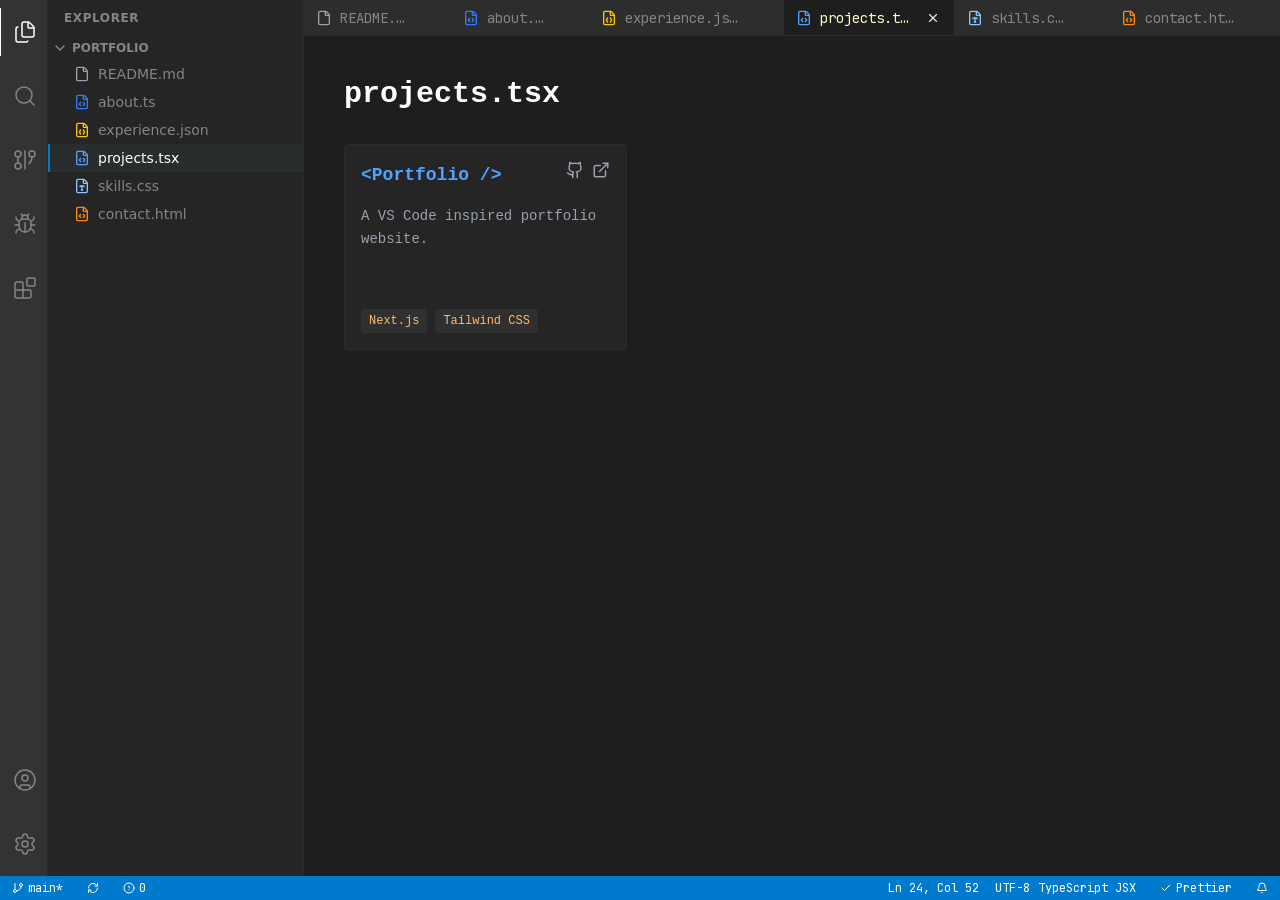
<file: projects.html>
<!DOCTYPE html><!--BHxIBs1lzhkFUV1r7_4ec--><html lang="en"><head><meta charSet="utf-8"/><meta name="viewport" content="width=device-width, initial-scale=1"/><link rel="preload" href="/_next/static/media/70bc3e132a0a741e-s.p.15008bfb.woff2" as="font" crossorigin="" type="font/woff2"/><link rel="stylesheet" href="/_next/static/chunks/6325ce209d16f551.css" data-precedence="next"/><link rel="preload" as="script" fetchPriority="low" href="/_next/static/chunks/5bcee453cc4bce6d.js"/><script src="/_next/static/chunks/dde2c8e6322d1671.js" async=""></script><script src="/_next/static/chunks/627c8ce9f53b53f6.js" async=""></script><script src="/_next/static/chunks/turbopack-6bcfcec130698540.js" async=""></script><script src="/_next/static/chunks/ff1a16fafef87110.js" async=""></script><script src="/_next/static/chunks/d2be314c3ece3fbe.js" async=""></script><script src="/_next/static/chunks/497202ebc9bfe2a1.js" async=""></script><meta name="next-size-adjust" content=""/><title>Shovon | Full Stack Engineer</title><meta name="description" content="Personal Portfolio of Shovon"/><link rel="icon" href="/favicon.ico?favicon.0b3bf435.ico" sizes="256x256" type="image/x-icon"/><script src="/_next/static/chunks/a6dad97d9634a72d.js" noModule=""></script></head><body class="jetbrains_mono_707233f-module__9hS9bG__variable h-screen w-screen flex flex-col bg-vscode-bg text-gray-300 overflow-hidden font-mono"><div hidden=""><!--$--><!--/$--></div><div class="flex flex-1 overflow-hidden"><div class="w-12 bg-vscode-activity-bar flex flex-col justify-between py-2 items-center flex-shrink-0 border-r border-black/20 z-20"><div class="flex flex-col gap-4"><div class="p-3 cursor-pointer relative hover:text-white transition-colors text-white border-l-2 border-white"><svg xmlns="http://www.w3.org/2000/svg" width="24" height="24" viewBox="0 0 24 24" fill="none" stroke="currentColor" stroke-width="1.5" stroke-linecap="round" stroke-linejoin="round" class="lucide lucide-files" aria-hidden="true"><path d="M15 2h-4a2 2 0 0 0-2 2v11a2 2 0 0 0 2 2h8a2 2 0 0 0 2-2V8"></path><path d="M16.706 2.706A2.4 2.4 0 0 0 15 2v5a1 1 0 0 0 1 1h5a2.4 2.4 0 0 0-.706-1.706z"></path><path d="M5 7a2 2 0 0 0-2 2v11a2 2 0 0 0 2 2h8a2 2 0 0 0 1.732-1"></path></svg></div><div class="p-3 cursor-pointer relative hover:text-white transition-colors text-vscode-text-secondary border-l-2 border-transparent"><svg xmlns="http://www.w3.org/2000/svg" width="24" height="24" viewBox="0 0 24 24" fill="none" stroke="currentColor" stroke-width="1.5" stroke-linecap="round" stroke-linejoin="round" class="lucide lucide-search" aria-hidden="true"><path d="m21 21-4.34-4.34"></path><circle cx="11" cy="11" r="8"></circle></svg></div><div class="p-3 cursor-pointer relative hover:text-white transition-colors text-vscode-text-secondary border-l-2 border-transparent"><svg xmlns="http://www.w3.org/2000/svg" width="24" height="24" viewBox="0 0 24 24" fill="none" stroke="currentColor" stroke-width="1.5" stroke-linecap="round" stroke-linejoin="round" class="lucide lucide-git-graph" aria-hidden="true"><circle cx="5" cy="6" r="3"></circle><path d="M5 9v6"></path><circle cx="5" cy="18" r="3"></circle><path d="M12 3v18"></path><circle cx="19" cy="6" r="3"></circle><path d="M16 15.7A9 9 0 0 0 19 9"></path></svg></div><div class="p-3 cursor-pointer relative hover:text-white transition-colors text-vscode-text-secondary border-l-2 border-transparent"><svg xmlns="http://www.w3.org/2000/svg" width="24" height="24" viewBox="0 0 24 24" fill="none" stroke="currentColor" stroke-width="1.5" stroke-linecap="round" stroke-linejoin="round" class="lucide lucide-bug" aria-hidden="true"><path d="M12 20v-9"></path><path d="M14 7a4 4 0 0 1 4 4v3a6 6 0 0 1-12 0v-3a4 4 0 0 1 4-4z"></path><path d="M14.12 3.88 16 2"></path><path d="M21 21a4 4 0 0 0-3.81-4"></path><path d="M21 5a4 4 0 0 1-3.55 3.97"></path><path d="M22 13h-4"></path><path d="M3 21a4 4 0 0 1 3.81-4"></path><path d="M3 5a4 4 0 0 0 3.55 3.97"></path><path d="M6 13H2"></path><path d="m8 2 1.88 1.88"></path><path d="M9 7.13V6a3 3 0 1 1 6 0v1.13"></path></svg></div><div class="p-3 cursor-pointer relative hover:text-white transition-colors text-vscode-text-secondary border-l-2 border-transparent"><svg xmlns="http://www.w3.org/2000/svg" width="24" height="24" viewBox="0 0 24 24" fill="none" stroke="currentColor" stroke-width="1.5" stroke-linecap="round" stroke-linejoin="round" class="lucide lucide-blocks" aria-hidden="true"><path d="M10 22V7a1 1 0 0 0-1-1H4a2 2 0 0 0-2 2v12a2 2 0 0 0 2 2h12a2 2 0 0 0 2-2v-5a1 1 0 0 0-1-1H2"></path><rect x="14" y="2" width="8" height="8" rx="1"></rect></svg></div></div><div class="flex flex-col gap-4"><div class="p-3 cursor-pointer relative hover:text-white transition-colors text-vscode-text-secondary border-l-2 border-transparent"><svg xmlns="http://www.w3.org/2000/svg" width="24" height="24" viewBox="0 0 24 24" fill="none" stroke="currentColor" stroke-width="1.5" stroke-linecap="round" stroke-linejoin="round" class="lucide lucide-circle-user" aria-hidden="true"><circle cx="12" cy="12" r="10"></circle><circle cx="12" cy="10" r="3"></circle><path d="M7 20.662V19a2 2 0 0 1 2-2h6a2 2 0 0 1 2 2v1.662"></path></svg></div><div class="p-3 cursor-pointer relative hover:text-white transition-colors text-vscode-text-secondary border-l-2 border-transparent"><svg xmlns="http://www.w3.org/2000/svg" width="24" height="24" viewBox="0 0 24 24" fill="none" stroke="currentColor" stroke-width="1.5" stroke-linecap="round" stroke-linejoin="round" class="lucide lucide-settings" aria-hidden="true"><path d="M9.671 4.136a2.34 2.34 0 0 1 4.659 0 2.34 2.34 0 0 0 3.319 1.915 2.34 2.34 0 0 1 2.33 4.033 2.34 2.34 0 0 0 0 3.831 2.34 2.34 0 0 1-2.33 4.033 2.34 2.34 0 0 0-3.319 1.915 2.34 2.34 0 0 1-4.659 0 2.34 2.34 0 0 0-3.32-1.915 2.34 2.34 0 0 1-2.33-4.033 2.34 2.34 0 0 0 0-3.831A2.34 2.34 0 0 1 6.35 6.051a2.34 2.34 0 0 0 3.319-1.915"></path><circle cx="12" cy="12" r="3"></circle></svg></div></div></div><div class="flex flex-1 flex-col sm:flex-row overflow-hidden"><div class="w-64 bg-vscode-sidebar flex flex-col font-sans text-sm border-r border-vscode-border pb-2"><div class="h-9 px-4 flex items-center text-xs text-vscode-text-secondary font-bold tracking-wider uppercase">Explorer</div><div><div class="flex items-center px-1 py-1 cursor-pointer font-bold text-vscode-text-secondary hover:text-white"><svg xmlns="http://www.w3.org/2000/svg" width="16" height="16" viewBox="0 0 24 24" fill="none" stroke="currentColor" stroke-width="2" stroke-linecap="round" stroke-linejoin="round" class="lucide lucide-chevron-down" aria-hidden="true"><path d="m6 9 6 6 6-6"></path></svg><span class="ml-1 text-xs">PORTFOLIO</span></div><div class="flex flex-col"><a class="flex items-center gap-2 px-6 py-1 cursor-pointer hover:bg-vscode-hover border-l-2 text-vscode-text-secondary border-transparent" href="/"><svg xmlns="http://www.w3.org/2000/svg" width="16" height="16" viewBox="0 0 24 24" fill="none" stroke="currentColor" stroke-width="2" stroke-linecap="round" stroke-linejoin="round" class="lucide lucide-file text-gray-400" aria-hidden="true"><path d="M6 22a2 2 0 0 1-2-2V4a2 2 0 0 1 2-2h8a2.4 2.4 0 0 1 1.704.706l3.588 3.588A2.4 2.4 0 0 1 20 8v12a2 2 0 0 1-2 2z"></path><path d="M14 2v5a1 1 0 0 0 1 1h5"></path></svg><span>README.md</span></a><a class="flex items-center gap-2 px-6 py-1 cursor-pointer hover:bg-vscode-hover border-l-2 text-vscode-text-secondary border-transparent" href="/about"><svg xmlns="http://www.w3.org/2000/svg" width="16" height="16" viewBox="0 0 24 24" fill="none" stroke="currentColor" stroke-width="2" stroke-linecap="round" stroke-linejoin="round" class="lucide lucide-file-code text-blue-500" aria-hidden="true"><path d="M6 22a2 2 0 0 1-2-2V4a2 2 0 0 1 2-2h8a2.4 2.4 0 0 1 1.704.706l3.588 3.588A2.4 2.4 0 0 1 20 8v12a2 2 0 0 1-2 2z"></path><path d="M14 2v5a1 1 0 0 0 1 1h5"></path><path d="M10 12.5 8 15l2 2.5"></path><path d="m14 12.5 2 2.5-2 2.5"></path></svg><span>about.ts</span></a><a class="flex items-center gap-2 px-6 py-1 cursor-pointer hover:bg-vscode-hover border-l-2 text-vscode-text-secondary border-transparent" href="/experience"><svg xmlns="http://www.w3.org/2000/svg" width="16" height="16" viewBox="0 0 24 24" fill="none" stroke="currentColor" stroke-width="2" stroke-linecap="round" stroke-linejoin="round" class="lucide lucide-file-braces text-yellow-400" aria-hidden="true"><path d="M6 22a2 2 0 0 1-2-2V4a2 2 0 0 1 2-2h8a2.4 2.4 0 0 1 1.704.706l3.588 3.588A2.4 2.4 0 0 1 20 8v12a2 2 0 0 1-2 2z"></path><path d="M14 2v5a1 1 0 0 0 1 1h5"></path><path d="M10 12a1 1 0 0 0-1 1v1a1 1 0 0 1-1 1 1 1 0 0 1 1 1v1a1 1 0 0 0 1 1"></path><path d="M14 18a1 1 0 0 0 1-1v-1a1 1 0 0 1 1-1 1 1 0 0 1-1-1v-1a1 1 0 0 0-1-1"></path></svg><span>experience.json</span></a><a class="flex items-center gap-2 px-6 py-1 cursor-pointer hover:bg-vscode-hover border-l-2 bg-vscode-hover border-vscode-accent text-white" href="/projects"><svg xmlns="http://www.w3.org/2000/svg" width="16" height="16" viewBox="0 0 24 24" fill="none" stroke="currentColor" stroke-width="2" stroke-linecap="round" stroke-linejoin="round" class="lucide lucide-file-code text-blue-400" aria-hidden="true"><path d="M6 22a2 2 0 0 1-2-2V4a2 2 0 0 1 2-2h8a2.4 2.4 0 0 1 1.704.706l3.588 3.588A2.4 2.4 0 0 1 20 8v12a2 2 0 0 1-2 2z"></path><path d="M14 2v5a1 1 0 0 0 1 1h5"></path><path d="M10 12.5 8 15l2 2.5"></path><path d="m14 12.5 2 2.5-2 2.5"></path></svg><span>projects.tsx</span></a><a class="flex items-center gap-2 px-6 py-1 cursor-pointer hover:bg-vscode-hover border-l-2 text-vscode-text-secondary border-transparent" href="/skills"><svg xmlns="http://www.w3.org/2000/svg" width="16" height="16" viewBox="0 0 24 24" fill="none" stroke="currentColor" stroke-width="2" stroke-linecap="round" stroke-linejoin="round" class="lucide lucide-file-type text-blue-300" aria-hidden="true"><path d="M6 22a2 2 0 0 1-2-2V4a2 2 0 0 1 2-2h8a2.4 2.4 0 0 1 1.704.706l3.588 3.588A2.4 2.4 0 0 1 20 8v12a2 2 0 0 1-2 2z"></path><path d="M14 2v5a1 1 0 0 0 1 1h5"></path><path d="M11 18h2"></path><path d="M12 12v6"></path><path d="M9 13v-.5a.5.5 0 0 1 .5-.5h5a.5.5 0 0 1 .5.5v.5"></path></svg><span>skills.css</span></a><a class="flex items-center gap-2 px-6 py-1 cursor-pointer hover:bg-vscode-hover border-l-2 text-vscode-text-secondary border-transparent" href="/contact"><svg xmlns="http://www.w3.org/2000/svg" width="16" height="16" viewBox="0 0 24 24" fill="none" stroke="currentColor" stroke-width="2" stroke-linecap="round" stroke-linejoin="round" class="lucide lucide-file-code text-orange-400" aria-hidden="true"><path d="M6 22a2 2 0 0 1-2-2V4a2 2 0 0 1 2-2h8a2.4 2.4 0 0 1 1.704.706l3.588 3.588A2.4 2.4 0 0 1 20 8v12a2 2 0 0 1-2 2z"></path><path d="M14 2v5a1 1 0 0 0 1 1h5"></path><path d="M10 12.5 8 15l2 2.5"></path><path d="m14 12.5 2 2.5-2 2.5"></path></svg><span>contact.html</span></a></div></div></div><div class="flex-1 flex flex-col bg-vscode-bg min-w-0"><div class="flex bg-vscode-tab-inactive-bg h-9 border-b border-vscode-border overflow-x-auto scrollbar-hide"><a class="flex items-center gap-2 px-3 min-w-[120px] max-w-[200px] border-r border-vscode-border cursor-pointer select-none text-sm group bg-vscode-tab-inactive-bg text-vscode-text-secondary hover:bg-vscode-hover" href="/"><svg xmlns="http://www.w3.org/2000/svg" width="16" height="16" viewBox="0 0 24 24" fill="none" stroke="currentColor" stroke-width="2" stroke-linecap="round" stroke-linejoin="round" class="lucide lucide-file text-gray-400" aria-hidden="true"><path d="M6 22a2 2 0 0 1-2-2V4a2 2 0 0 1 2-2h8a2.4 2.4 0 0 1 1.704.706l3.588 3.588A2.4 2.4 0 0 1 20 8v12a2 2 0 0 1-2 2z"></path><path d="M14 2v5a1 1 0 0 0 1 1h5"></path></svg><span class="flex-1 truncate">README.md</span><div class="opacity-0 group-hover:opacity-100 p-0.5 rounded-md hover:bg-white/20"><svg xmlns="http://www.w3.org/2000/svg" width="14" height="14" viewBox="0 0 24 24" fill="none" stroke="currentColor" stroke-width="2" stroke-linecap="round" stroke-linejoin="round" class="lucide lucide-x" aria-hidden="true"><path d="M18 6 6 18"></path><path d="m6 6 12 12"></path></svg></div></a><a class="flex items-center gap-2 px-3 min-w-[120px] max-w-[200px] border-r border-vscode-border cursor-pointer select-none text-sm group bg-vscode-tab-inactive-bg text-vscode-text-secondary hover:bg-vscode-hover" href="/about"><svg xmlns="http://www.w3.org/2000/svg" width="16" height="16" viewBox="0 0 24 24" fill="none" stroke="currentColor" stroke-width="2" stroke-linecap="round" stroke-linejoin="round" class="lucide lucide-file-code text-blue-500" aria-hidden="true"><path d="M6 22a2 2 0 0 1-2-2V4a2 2 0 0 1 2-2h8a2.4 2.4 0 0 1 1.704.706l3.588 3.588A2.4 2.4 0 0 1 20 8v12a2 2 0 0 1-2 2z"></path><path d="M14 2v5a1 1 0 0 0 1 1h5"></path><path d="M10 12.5 8 15l2 2.5"></path><path d="m14 12.5 2 2.5-2 2.5"></path></svg><span class="flex-1 truncate">about.ts</span><div class="opacity-0 group-hover:opacity-100 p-0.5 rounded-md hover:bg-white/20"><svg xmlns="http://www.w3.org/2000/svg" width="14" height="14" viewBox="0 0 24 24" fill="none" stroke="currentColor" stroke-width="2" stroke-linecap="round" stroke-linejoin="round" class="lucide lucide-x" aria-hidden="true"><path d="M18 6 6 18"></path><path d="m6 6 12 12"></path></svg></div></a><a class="flex items-center gap-2 px-3 min-w-[120px] max-w-[200px] border-r border-vscode-border cursor-pointer select-none text-sm group bg-vscode-tab-inactive-bg text-vscode-text-secondary hover:bg-vscode-hover" href="/experience"><svg xmlns="http://www.w3.org/2000/svg" width="16" height="16" viewBox="0 0 24 24" fill="none" stroke="currentColor" stroke-width="2" stroke-linecap="round" stroke-linejoin="round" class="lucide lucide-file-braces text-yellow-400" aria-hidden="true"><path d="M6 22a2 2 0 0 1-2-2V4a2 2 0 0 1 2-2h8a2.4 2.4 0 0 1 1.704.706l3.588 3.588A2.4 2.4 0 0 1 20 8v12a2 2 0 0 1-2 2z"></path><path d="M14 2v5a1 1 0 0 0 1 1h5"></path><path d="M10 12a1 1 0 0 0-1 1v1a1 1 0 0 1-1 1 1 1 0 0 1 1 1v1a1 1 0 0 0 1 1"></path><path d="M14 18a1 1 0 0 0 1-1v-1a1 1 0 0 1 1-1 1 1 0 0 1-1-1v-1a1 1 0 0 0-1-1"></path></svg><span class="flex-1 truncate">experience.json</span><div class="opacity-0 group-hover:opacity-100 p-0.5 rounded-md hover:bg-white/20"><svg xmlns="http://www.w3.org/2000/svg" width="14" height="14" viewBox="0 0 24 24" fill="none" stroke="currentColor" stroke-width="2" stroke-linecap="round" stroke-linejoin="round" class="lucide lucide-x" aria-hidden="true"><path d="M18 6 6 18"></path><path d="m6 6 12 12"></path></svg></div></a><a class="flex items-center gap-2 px-3 min-w-[120px] max-w-[200px] border-r border-vscode-border cursor-pointer select-none text-sm group bg-vscode-tab-active-bg text-gray-200" href="/projects"><svg xmlns="http://www.w3.org/2000/svg" width="16" height="16" viewBox="0 0 24 24" fill="none" stroke="currentColor" stroke-width="2" stroke-linecap="round" stroke-linejoin="round" class="lucide lucide-file-code text-blue-400" aria-hidden="true"><path d="M6 22a2 2 0 0 1-2-2V4a2 2 0 0 1 2-2h8a2.4 2.4 0 0 1 1.704.706l3.588 3.588A2.4 2.4 0 0 1 20 8v12a2 2 0 0 1-2 2z"></path><path d="M14 2v5a1 1 0 0 0 1 1h5"></path><path d="M10 12.5 8 15l2 2.5"></path><path d="m14 12.5 2 2.5-2 2.5"></path></svg><span class="flex-1 truncate text-yellow-100">projects.tsx</span><div class="opacity-0 group-hover:opacity-100 p-0.5 rounded-md hover:bg-white/20 opacity-100"><svg xmlns="http://www.w3.org/2000/svg" width="14" height="14" viewBox="0 0 24 24" fill="none" stroke="currentColor" stroke-width="2" stroke-linecap="round" stroke-linejoin="round" class="lucide lucide-x" aria-hidden="true"><path d="M18 6 6 18"></path><path d="m6 6 12 12"></path></svg></div></a><a class="flex items-center gap-2 px-3 min-w-[120px] max-w-[200px] border-r border-vscode-border cursor-pointer select-none text-sm group bg-vscode-tab-inactive-bg text-vscode-text-secondary hover:bg-vscode-hover" href="/skills"><svg xmlns="http://www.w3.org/2000/svg" width="16" height="16" viewBox="0 0 24 24" fill="none" stroke="currentColor" stroke-width="2" stroke-linecap="round" stroke-linejoin="round" class="lucide lucide-file-type text-blue-300" aria-hidden="true"><path d="M6 22a2 2 0 0 1-2-2V4a2 2 0 0 1 2-2h8a2.4 2.4 0 0 1 1.704.706l3.588 3.588A2.4 2.4 0 0 1 20 8v12a2 2 0 0 1-2 2z"></path><path d="M14 2v5a1 1 0 0 0 1 1h5"></path><path d="M11 18h2"></path><path d="M12 12v6"></path><path d="M9 13v-.5a.5.5 0 0 1 .5-.5h5a.5.5 0 0 1 .5.5v.5"></path></svg><span class="flex-1 truncate">skills.css</span><div class="opacity-0 group-hover:opacity-100 p-0.5 rounded-md hover:bg-white/20"><svg xmlns="http://www.w3.org/2000/svg" width="14" height="14" viewBox="0 0 24 24" fill="none" stroke="currentColor" stroke-width="2" stroke-linecap="round" stroke-linejoin="round" class="lucide lucide-x" aria-hidden="true"><path d="M18 6 6 18"></path><path d="m6 6 12 12"></path></svg></div></a><a class="flex items-center gap-2 px-3 min-w-[120px] max-w-[200px] border-r border-vscode-border cursor-pointer select-none text-sm group bg-vscode-tab-inactive-bg text-vscode-text-secondary hover:bg-vscode-hover" href="/contact"><svg xmlns="http://www.w3.org/2000/svg" width="16" height="16" viewBox="0 0 24 24" fill="none" stroke="currentColor" stroke-width="2" stroke-linecap="round" stroke-linejoin="round" class="lucide lucide-file-code text-orange-400" aria-hidden="true"><path d="M6 22a2 2 0 0 1-2-2V4a2 2 0 0 1 2-2h8a2.4 2.4 0 0 1 1.704.706l3.588 3.588A2.4 2.4 0 0 1 20 8v12a2 2 0 0 1-2 2z"></path><path d="M14 2v5a1 1 0 0 0 1 1h5"></path><path d="M10 12.5 8 15l2 2.5"></path><path d="m14 12.5 2 2.5-2 2.5"></path></svg><span class="flex-1 truncate">contact.html</span><div class="opacity-0 group-hover:opacity-100 p-0.5 rounded-md hover:bg-white/20"><svg xmlns="http://www.w3.org/2000/svg" width="14" height="14" viewBox="0 0 24 24" fill="none" stroke="currentColor" stroke-width="2" stroke-linecap="round" stroke-linejoin="round" class="lucide lucide-x" aria-hidden="true"><path d="M18 6 6 18"></path><path d="m6 6 12 12"></path></svg></div></a></div><main class="flex-1 overflow-y-auto p-0 scrollbar-thumb-rounded"><div class="p-6 md:p-10 max-w-6xl mx-auto font-mono"><h1 class="text-3xl font-bold mb-8 text-white">projects.tsx</h1><div class="grid grid-cols-1 md:grid-cols-2 lg:grid-cols-3 gap-6"><div class="bg-vscode-sidebar border border-vscode-border p-4 rounded hover:border-vscode-accent transition-colors group"><div class="flex justify-between items-start mb-4"><h3 class="text-lg font-bold text-blue-400 group-hover:text-blue-300">&lt;<!-- -->Portfolio<!-- --> /&gt;</h3><div class="flex gap-2"><a href="https://github.com/ShovonCodes/portfolio" target="_blank" rel="noopener noreferrer" class="text-gray-400 hover:text-white transition-colors"><svg xmlns="http://www.w3.org/2000/svg" width="18" height="18" viewBox="0 0 24 24" fill="none" stroke="currentColor" stroke-width="2" stroke-linecap="round" stroke-linejoin="round" class="lucide lucide-github" aria-hidden="true"><path d="M15 22v-4a4.8 4.8 0 0 0-1-3.5c3 0 6-2 6-5.5.08-1.25-.27-2.48-1-3.5.28-1.15.28-2.35 0-3.5 0 0-1 0-3 1.5-2.64-.5-5.36-.5-8 0C6 2 5 2 5 2c-.3 1.15-.3 2.35 0 3.5A5.403 5.403 0 0 0 4 9c0 3.5 3 5.5 6 5.5-.39.49-.68 1.05-.85 1.65-.17.6-.22 1.23-.15 1.85v4"></path><path d="M9 18c-4.51 2-5-2-7-2"></path></svg></a><a href="https://shovoncodes.github.io/" target="_blank" rel="noopener noreferrer" class="text-gray-400 hover:text-white transition-colors"><svg xmlns="http://www.w3.org/2000/svg" width="18" height="18" viewBox="0 0 24 24" fill="none" stroke="currentColor" stroke-width="2" stroke-linecap="round" stroke-linejoin="round" class="lucide lucide-external-link" aria-hidden="true"><path d="M15 3h6v6"></path><path d="M10 14 21 3"></path><path d="M18 13v6a2 2 0 0 1-2 2H5a2 2 0 0 1-2-2V8a2 2 0 0 1 2-2h6"></path></svg></a></div></div><p class="text-gray-400 text-sm mb-6 h-20 overflow-hidden text-ellipsis leading-relaxed">A VS Code inspired portfolio website.</p><div class="flex flex-wrap gap-2 mt-auto"><span class="text-xs text-orange-300 bg-white/5 px-2 py-1 rounded">Next.js</span><span class="text-xs text-orange-300 bg-white/5 px-2 py-1 rounded">Tailwind CSS</span></div></div></div></div><!--$--><!--/$--></main></div></div></div><div class="h-6 bg-vscode-status-bar text-white flex justify-between items-center text-xs px-2 select-none z-30"><div class="flex items-center gap-4"><div class="flex items-center gap-1 hover:bg-white/20 px-1 py-0.5 rounded cursor-pointer"><svg xmlns="http://www.w3.org/2000/svg" width="12" height="12" viewBox="0 0 24 24" fill="none" stroke="currentColor" stroke-width="2" stroke-linecap="round" stroke-linejoin="round" class="lucide lucide-git-branch" aria-hidden="true"><line x1="6" x2="6" y1="3" y2="15"></line><circle cx="18" cy="6" r="3"></circle><circle cx="6" cy="18" r="3"></circle><path d="M18 9a9 9 0 0 1-9 9"></path></svg><span>main*</span></div><div class="flex items-center gap-1 hover:bg-white/20 px-1 py-0.5 rounded cursor-pointer"><svg xmlns="http://www.w3.org/2000/svg" width="12" height="12" viewBox="0 0 24 24" fill="none" stroke="currentColor" stroke-width="2" stroke-linecap="round" stroke-linejoin="round" class="lucide lucide-refresh-cw" aria-hidden="true"><path d="M3 12a9 9 0 0 1 9-9 9.75 9.75 0 0 1 6.74 2.74L21 8"></path><path d="M21 3v5h-5"></path><path d="M21 12a9 9 0 0 1-9 9 9.75 9.75 0 0 1-6.74-2.74L3 16"></path><path d="M8 16H3v5"></path></svg></div><div class="flex items-center gap-1 hover:bg-white/20 px-1 py-0.5 rounded cursor-pointer"><svg xmlns="http://www.w3.org/2000/svg" width="12" height="12" viewBox="0 0 24 24" fill="none" stroke="currentColor" stroke-width="2" stroke-linecap="round" stroke-linejoin="round" class="lucide lucide-circle-alert" aria-hidden="true"><circle cx="12" cy="12" r="10"></circle><line x1="12" x2="12" y1="8" y2="12"></line><line x1="12" x2="12.01" y1="16" y2="16"></line></svg><span>0</span></div></div><div class="flex items-center gap-4"><div class="hidden sm:flex items-center gap-2 hover:bg-white/20 px-1 py-0.5 rounded cursor-pointer"><span class="mr-2">Ln 24, Col 52</span><span>UTF-8</span><span>TypeScript JSX</span></div><div class="flex items-center gap-1 hover:bg-white/20 px-1 py-0.5 rounded cursor-pointer"><div class="flex items-center gap-1"><svg xmlns="http://www.w3.org/2000/svg" width="12" height="12" viewBox="0 0 24 24" fill="none" stroke="currentColor" stroke-width="2" stroke-linecap="round" stroke-linejoin="round" class="lucide lucide-check" aria-hidden="true"><path d="M20 6 9 17l-5-5"></path></svg><span>Prettier</span></div></div><div class="flex items-center gap-1 hover:bg-white/20 px-1 py-0.5 rounded cursor-pointer"><svg xmlns="http://www.w3.org/2000/svg" width="12" height="12" viewBox="0 0 24 24" fill="none" stroke="currentColor" stroke-width="2" stroke-linecap="round" stroke-linejoin="round" class="lucide lucide-bell" aria-hidden="true"><path d="M10.268 21a2 2 0 0 0 3.464 0"></path><path d="M3.262 15.326A1 1 0 0 0 4 17h16a1 1 0 0 0 .74-1.673C19.41 13.956 18 12.499 18 8A6 6 0 0 0 6 8c0 4.499-1.411 5.956-2.738 7.326"></path></svg></div></div></div><script src="/_next/static/chunks/5bcee453cc4bce6d.js" id="_R_" async=""></script><script>(self.__next_f=self.__next_f||[]).push([0])</script><script>self.__next_f.push([1,"1:\"$Sreact.fragment\"\n3:I[39756,[\"/_next/static/chunks/ff1a16fafef87110.js\",\"/_next/static/chunks/d2be314c3ece3fbe.js\"],\"default\"]\n4:I[37457,[\"/_next/static/chunks/ff1a16fafef87110.js\",\"/_next/static/chunks/d2be314c3ece3fbe.js\"],\"default\"]\n6:I[97367,[\"/_next/static/chunks/ff1a16fafef87110.js\",\"/_next/static/chunks/d2be314c3ece3fbe.js\"],\"OutletBoundary\"]\n7:\"$Sreact.suspense\"\n9:I[97367,[\"/_next/static/chunks/ff1a16fafef87110.js\",\"/_next/static/chunks/d2be314c3ece3fbe.js\"],\"ViewportBoundary\"]\nb:I[97367,[\"/_next/static/chunks/ff1a16fafef87110.js\",\"/_next/static/chunks/d2be314c3ece3fbe.js\"],\"MetadataBoundary\"]\nd:I[68027,[],\"default\"]\n:HL[\"/_next/static/chunks/6325ce209d16f551.css\",\"style\"]\n:HL[\"/_next/static/media/70bc3e132a0a741e-s.p.15008bfb.woff2\",\"font\",{\"crossOrigin\":\"\",\"type\":\"font/woff2\"}]\n0:{\"P\":null,\"b\":\"BHxIBs1lzhkFUV1r7_4ec\",\"c\":[\"\",\"projects\"],\"q\":\"\",\"i\":false,\"f\":[[[\"\",{\"children\":[\"projects\",{\"children\":[\"__PAGE__\",{}]}]},\"$undefined\",\"$undefined\",true],[[\"$\",\"$1\",\"c\",{\"children\":[[[\"$\",\"link\",\"0\",{\"rel\":\"stylesheet\",\"href\":\"/_next/static/chunks/6325ce209d16f551.css\",\"precedence\":\"next\",\"crossOrigin\":\"$undefined\",\"nonce\":\"$undefined\"}],[\"$\",\"script\",\"script-0\",{\"src\":\"/_next/static/chunks/497202ebc9bfe2a1.js\",\"async\":true,\"nonce\":\"$undefined\"}]],\"$L2\"]}],{\"children\":[[\"$\",\"$1\",\"c\",{\"children\":[null,[\"$\",\"$L3\",null,{\"parallelRouterKey\":\"children\",\"error\":\"$undefined\",\"errorStyles\":\"$undefined\",\"errorScripts\":\"$undefined\",\"template\":[\"$\",\"$L4\",null,{}],\"templateStyles\":\"$undefined\",\"templateScripts\":\"$undefined\",\"notFound\":\"$undefined\",\"forbidden\":\"$undefined\",\"unauthorized\":\"$undefined\"}]]}],{\"children\":[[\"$\",\"$1\",\"c\",{\"children\":[\"$L5\",null,[\"$\",\"$L6\",null,{\"children\":[\"$\",\"$7\",null,{\"name\":\"Next.MetadataOutlet\",\"children\":\"$@8\"}]}]]}],{},null,false,false]},null,false,false]},null,false,false],[\"$\",\"$1\",\"h\",{\"children\":[null,[\"$\",\"$L9\",null,{\"children\":\"$La\"}],[\"$\",\"div\",null,{\"hidden\":true,\"children\":[\"$\",\"$Lb\",null,{\"children\":[\"$\",\"$7\",null,{\"name\":\"Next.Metadata\",\"children\":\"$Lc\"}]}]}],[\"$\",\"meta\",null,{\"name\":\"next-size-adjust\",\"content\":\"\"}]]}],false]],\"m\":\"$undefined\",\"G\":[\"$d\",[]],\"S\":true}\n"])</script><script>self.__next_f.push([1,"e:I[12360,[\"/_next/static/chunks/497202ebc9bfe2a1.js\"],\"default\"]\nf:I[82437,[\"/_next/static/chunks/497202ebc9bfe2a1.js\"],\"default\"]\n10:I[36039,[\"/_next/static/chunks/497202ebc9bfe2a1.js\"],\"default\"]\n"])</script><script>self.__next_f.push([1,"2:[\"$\",\"html\",null,{\"lang\":\"en\",\"children\":[\"$\",\"body\",null,{\"className\":\"jetbrains_mono_707233f-module__9hS9bG__variable h-screen w-screen flex flex-col bg-vscode-bg text-gray-300 overflow-hidden font-mono\",\"children\":[[\"$\",\"div\",null,{\"className\":\"flex flex-1 overflow-hidden\",\"children\":[[\"$\",\"$Le\",null,{}],[\"$\",\"div\",null,{\"className\":\"flex flex-1 flex-col sm:flex-row overflow-hidden\",\"children\":[[\"$\",\"$Lf\",null,{\"sections\":[{\"id\":\"home\",\"title\":\"README.md\",\"path\":\"/\",\"icon\":\"markdown\"},{\"id\":\"about\",\"title\":\"about.ts\",\"path\":\"/about\",\"icon\":\"typescript\"},{\"id\":\"experience\",\"title\":\"experience.json\",\"path\":\"/experience\",\"icon\":\"json\"},{\"id\":\"projects\",\"title\":\"projects.tsx\",\"path\":\"/projects\",\"icon\":\"react\"},{\"id\":\"skills\",\"title\":\"skills.css\",\"path\":\"/skills\",\"icon\":\"css\"},{\"id\":\"contact\",\"title\":\"contact.html\",\"path\":\"/contact\",\"icon\":\"html\"}]}],[\"$\",\"div\",null,{\"className\":\"flex-1 flex flex-col bg-vscode-bg min-w-0\",\"children\":[[\"$\",\"$L10\",null,{\"sections\":\"$2:props:children:props:children:0:props:children:1:props:children:0:props:sections\"}],[\"$\",\"main\",null,{\"className\":\"flex-1 overflow-y-auto p-0 scrollbar-thumb-rounded\",\"children\":[\"$\",\"$L3\",null,{\"parallelRouterKey\":\"children\",\"error\":\"$undefined\",\"errorStyles\":\"$undefined\",\"errorScripts\":\"$undefined\",\"template\":[\"$\",\"$L4\",null,{}],\"templateStyles\":\"$undefined\",\"templateScripts\":\"$undefined\",\"notFound\":[[[\"$\",\"title\",null,{\"children\":\"404: This page could not be found.\"}],[\"$\",\"div\",null,{\"style\":{\"fontFamily\":\"system-ui,\\\"Segoe UI\\\",Roboto,Helvetica,Arial,sans-serif,\\\"Apple Color Emoji\\\",\\\"Segoe UI Emoji\\\"\",\"height\":\"100vh\",\"textAlign\":\"center\",\"display\":\"flex\",\"flexDirection\":\"column\",\"alignItems\":\"center\",\"justifyContent\":\"center\"},\"children\":[\"$\",\"div\",null,{\"children\":[[\"$\",\"style\",null,{\"dangerouslySetInnerHTML\":{\"__html\":\"body{color:#000;background:#fff;margin:0}.next-error-h1{border-right:1px solid rgba(0,0,0,.3)}@media (prefers-color-scheme:dark){body{color:#fff;background:#000}.next-error-h1{border-right:1px solid rgba(255,255,255,.3)}}\"}}],[\"$\",\"h1\",null,{\"className\":\"next-error-h1\",\"style\":{\"display\":\"inline-block\",\"margin\":\"0 20px 0 0\",\"padding\":\"0 23px 0 0\",\"fontSize\":24,\"fontWeight\":500,\"verticalAlign\":\"top\",\"lineHeight\":\"49px\"},\"children\":404}],[\"$\",\"div\",null,{\"style\":{\"display\":\"inline-block\"},\"children\":[\"$\",\"h2\",null,{\"style\":{\"fontSize\":14,\"fontWeight\":400,\"lineHeight\":\"49px\",\"margin\":0},\"children\":\"This page could not be found.\"}]}]]}]}]],[]],\"forbidden\":\"$undefined\",\"unauthorized\":\"$undefined\"}]}]]}]]}]]}],[\"$\",\"div\",null,{\"className\":\"h-6 bg-vscode-status-bar text-white flex justify-between items-center text-xs px-2 select-none z-30\",\"children\":[[\"$\",\"div\",null,{\"className\":\"flex items-center gap-4\",\"children\":[[\"$\",\"div\",null,{\"className\":\"flex items-center gap-1 hover:bg-white/20 px-1 py-0.5 rounded cursor-pointer\",\"children\":[[\"$\",\"svg\",null,{\"ref\":\"$undefined\",\"xmlns\":\"http://www.w3.org/2000/svg\",\"width\":12,\"height\":12,\"viewBox\":\"0 0 24 24\",\"fill\":\"none\",\"stroke\":\"currentColor\",\"strokeWidth\":2,\"strokeLinecap\":\"round\",\"strokeLinejoin\":\"round\",\"className\":\"lucide lucide-git-branch\",\"aria-hidden\":\"true\",\"children\":[[\"$\",\"line\",\"17qcm7\",{\"x1\":\"6\",\"x2\":\"6\",\"y1\":\"3\",\"y2\":\"15\"}],[\"$\",\"circle\",\"1h7g24\",{\"cx\":\"18\",\"cy\":\"6\",\"r\":\"3\"}],[\"$\",\"circle\",\"fqmcym\",{\"cx\":\"6\",\"cy\":\"18\",\"r\":\"3\"}],[\"$\",\"path\",\"n2h4wq\",{\"d\":\"M18 9a9 9 0 0 1-9 9\"}],\"$undefined\"]}],[\"$\",\"span\",null,{\"children\":\"main*\"}]]}],[\"$\",\"div\",null,{\"className\":\"flex items-center gap-1 hover:bg-white/20 px-1 py-0.5 rounded cursor-pointer\",\"children\":[\"$\",\"svg\",null,{\"ref\":\"$undefined\",\"xmlns\":\"http://www.w3.org/2000/svg\",\"width\":12,\"height\":12,\"viewBox\":\"0 0 24 24\",\"fill\":\"none\",\"stroke\":\"currentColor\",\"strokeWidth\":2,\"strokeLinecap\":\"round\",\"strokeLinejoin\":\"round\",\"className\":\"lucide lucide-refresh-cw\",\"aria-hidden\":\"true\",\"children\":[[\"$\",\"path\",\"v9h5vc\",{\"d\":\"M3 12a9 9 0 0 1 9-9 9.75 9.75 0 0 1 6.74 2.74L21 8\"}],[\"$\",\"path\",\"1q7to0\",{\"d\":\"M21 3v5h-5\"}],[\"$\",\"path\",\"3uifl3\",{\"d\":\"M21 12a9 9 0 0 1-9 9 9.75 9.75 0 0 1-6.74-2.74L3 16\"}],[\"$\",\"path\",\"1cv678\",{\"d\":\"M8 16H3v5\"}],\"$undefined\"]}]}],[\"$\",\"div\",null,{\"className\":\"flex items-center gap-1 hover:bg-white/20 px-1 py-0.5 rounded cursor-pointer\",\"children\":[[\"$\",\"svg\",null,{\"ref\":\"$undefined\",\"xmlns\":\"http://www.w3.org/2000/svg\",\"width\":12,\"height\":12,\"viewBox\":\"0 0 24 24\",\"fill\":\"none\",\"stroke\":\"currentColor\",\"strokeWidth\":2,\"strokeLinecap\":\"round\",\"strokeLinejoin\":\"round\",\"className\":\"lucide lucide-circle-alert\",\"aria-hidden\":\"true\",\"children\":[[\"$\",\"circle\",\"1mglay\",{\"cx\":\"12\",\"cy\":\"12\",\"r\":\"10\"}],[\"$\",\"line\",\"1pkeuh\",{\"x1\":\"12\",\"x2\":\"12\",\"y1\":\"8\",\"y2\":\"12\"}],[\"$\",\"line\",\"4dfq90\",{\"x1\":\"12\",\"x2\":\"12.01\",\"y1\":\"16\",\"y2\":\"16\"}],\"$undefined\"]}],[\"$\",\"span\",null,{\"children\":\"0\"}]]}]]}],\"$L11\"]}]]}]}]\n"])</script><script>self.__next_f.push([1,"5:[\"$\",\"div\",null,{\"className\":\"p-6 md:p-10 max-w-6xl mx-auto font-mono\",\"children\":[[\"$\",\"h1\",null,{\"className\":\"text-3xl font-bold mb-8 text-white\",\"children\":\"projects.tsx\"}],[\"$\",\"div\",null,{\"className\":\"grid grid-cols-1 md:grid-cols-2 lg:grid-cols-3 gap-6\",\"children\":[[\"$\",\"div\",\"0\",{\"className\":\"bg-vscode-sidebar border border-vscode-border p-4 rounded hover:border-vscode-accent transition-colors group\",\"children\":[[\"$\",\"div\",null,{\"className\":\"flex justify-between items-start mb-4\",\"children\":[[\"$\",\"h3\",null,{\"className\":\"text-lg font-bold text-blue-400 group-hover:text-blue-300\",\"children\":[\"\u003c\",\"Portfolio\",\" /\u003e\"]}],[\"$\",\"div\",null,{\"className\":\"flex gap-2\",\"children\":[[\"$\",\"a\",null,{\"href\":\"https://github.com/ShovonCodes/portfolio\",\"target\":\"_blank\",\"rel\":\"noopener noreferrer\",\"className\":\"text-gray-400 hover:text-white transition-colors\",\"children\":[\"$\",\"svg\",null,{\"ref\":\"$undefined\",\"xmlns\":\"http://www.w3.org/2000/svg\",\"width\":18,\"height\":18,\"viewBox\":\"0 0 24 24\",\"fill\":\"none\",\"stroke\":\"currentColor\",\"strokeWidth\":2,\"strokeLinecap\":\"round\",\"strokeLinejoin\":\"round\",\"className\":\"lucide lucide-github\",\"aria-hidden\":\"true\",\"children\":[[\"$\",\"path\",\"tonef\",{\"d\":\"M15 22v-4a4.8 4.8 0 0 0-1-3.5c3 0 6-2 6-5.5.08-1.25-.27-2.48-1-3.5.28-1.15.28-2.35 0-3.5 0 0-1 0-3 1.5-2.64-.5-5.36-.5-8 0C6 2 5 2 5 2c-.3 1.15-.3 2.35 0 3.5A5.403 5.403 0 0 0 4 9c0 3.5 3 5.5 6 5.5-.39.49-.68 1.05-.85 1.65-.17.6-.22 1.23-.15 1.85v4\"}],[\"$\",\"path\",\"9comsn\",{\"d\":\"M9 18c-4.51 2-5-2-7-2\"}],\"$undefined\"]}]}],[\"$\",\"a\",null,{\"href\":\"https://shovoncodes.github.io/\",\"target\":\"_blank\",\"rel\":\"noopener noreferrer\",\"className\":\"text-gray-400 hover:text-white transition-colors\",\"children\":[\"$\",\"svg\",null,{\"ref\":\"$undefined\",\"xmlns\":\"http://www.w3.org/2000/svg\",\"width\":18,\"height\":18,\"viewBox\":\"0 0 24 24\",\"fill\":\"none\",\"stroke\":\"currentColor\",\"strokeWidth\":2,\"strokeLinecap\":\"round\",\"strokeLinejoin\":\"round\",\"className\":\"lucide lucide-external-link\",\"aria-hidden\":\"true\",\"children\":[[\"$\",\"path\",\"1q9fwt\",{\"d\":\"M15 3h6v6\"}],[\"$\",\"path\",\"gplh6r\",{\"d\":\"M10 14 21 3\"}],[\"$\",\"path\",\"a6xqqp\",{\"d\":\"M18 13v6a2 2 0 0 1-2 2H5a2 2 0 0 1-2-2V8a2 2 0 0 1 2-2h6\"}],\"$undefined\"]}]}]]}]]}],[\"$\",\"p\",null,{\"className\":\"text-gray-400 text-sm mb-6 h-20 overflow-hidden text-ellipsis leading-relaxed\",\"children\":\"A VS Code inspired portfolio website.\"}],[\"$\",\"div\",null,{\"className\":\"flex flex-wrap gap-2 mt-auto\",\"children\":[[\"$\",\"span\",\"Next.js\",{\"className\":\"text-xs text-orange-300 bg-white/5 px-2 py-1 rounded\",\"children\":\"Next.js\"}],[\"$\",\"span\",\"Tailwind CSS\",{\"className\":\"text-xs text-orange-300 bg-white/5 px-2 py-1 rounded\",\"children\":\"Tailwind CSS\"}]]}]]}]]}]]}]\n"])</script><script>self.__next_f.push([1,"11:[\"$\",\"div\",null,{\"className\":\"flex items-center gap-4\",\"children\":[[\"$\",\"div\",null,{\"className\":\"hidden sm:flex items-center gap-2 hover:bg-white/20 px-1 py-0.5 rounded cursor-pointer\",\"children\":[[\"$\",\"span\",null,{\"className\":\"mr-2\",\"children\":\"Ln 24, Col 52\"}],[\"$\",\"span\",null,{\"children\":\"UTF-8\"}],[\"$\",\"span\",null,{\"children\":\"TypeScript JSX\"}]]}],[\"$\",\"div\",null,{\"className\":\"flex items-center gap-1 hover:bg-white/20 px-1 py-0.5 rounded cursor-pointer\",\"children\":[\"$\",\"div\",null,{\"className\":\"flex items-center gap-1\",\"children\":[[\"$\",\"svg\",null,{\"ref\":\"$undefined\",\"xmlns\":\"http://www.w3.org/2000/svg\",\"width\":12,\"height\":12,\"viewBox\":\"0 0 24 24\",\"fill\":\"none\",\"stroke\":\"currentColor\",\"strokeWidth\":2,\"strokeLinecap\":\"round\",\"strokeLinejoin\":\"round\",\"className\":\"lucide lucide-check\",\"aria-hidden\":\"true\",\"children\":[[\"$\",\"path\",\"1gmf2c\",{\"d\":\"M20 6 9 17l-5-5\"}],\"$undefined\"]}],[\"$\",\"span\",null,{\"children\":\"Prettier\"}]]}]}],[\"$\",\"div\",null,{\"className\":\"flex items-center gap-1 hover:bg-white/20 px-1 py-0.5 rounded cursor-pointer\",\"children\":[\"$\",\"svg\",null,{\"ref\":\"$undefined\",\"xmlns\":\"http://www.w3.org/2000/svg\",\"width\":12,\"height\":12,\"viewBox\":\"0 0 24 24\",\"fill\":\"none\",\"stroke\":\"currentColor\",\"strokeWidth\":2,\"strokeLinecap\":\"round\",\"strokeLinejoin\":\"round\",\"className\":\"lucide lucide-bell\",\"aria-hidden\":\"true\",\"children\":[[\"$\",\"path\",\"vwvbt9\",{\"d\":\"M10.268 21a2 2 0 0 0 3.464 0\"}],[\"$\",\"path\",\"11g9vi\",{\"d\":\"M3.262 15.326A1 1 0 0 0 4 17h16a1 1 0 0 0 .74-1.673C19.41 13.956 18 12.499 18 8A6 6 0 0 0 6 8c0 4.499-1.411 5.956-2.738 7.326\"}],\"$undefined\"]}]}]]}]\n"])</script><script>self.__next_f.push([1,"a:[[\"$\",\"meta\",\"0\",{\"charSet\":\"utf-8\"}],[\"$\",\"meta\",\"1\",{\"name\":\"viewport\",\"content\":\"width=device-width, initial-scale=1\"}]]\n"])</script><script>self.__next_f.push([1,"12:I[27201,[\"/_next/static/chunks/ff1a16fafef87110.js\",\"/_next/static/chunks/d2be314c3ece3fbe.js\"],\"IconMark\"]\n8:null\nc:[[\"$\",\"title\",\"0\",{\"children\":\"Shovon | Full Stack Engineer\"}],[\"$\",\"meta\",\"1\",{\"name\":\"description\",\"content\":\"Personal Portfolio of Shovon\"}],[\"$\",\"link\",\"2\",{\"rel\":\"icon\",\"href\":\"/favicon.ico?favicon.0b3bf435.ico\",\"sizes\":\"256x256\",\"type\":\"image/x-icon\"}],[\"$\",\"$L12\",\"3\",{}]]\n"])</script></body></html>
</file>
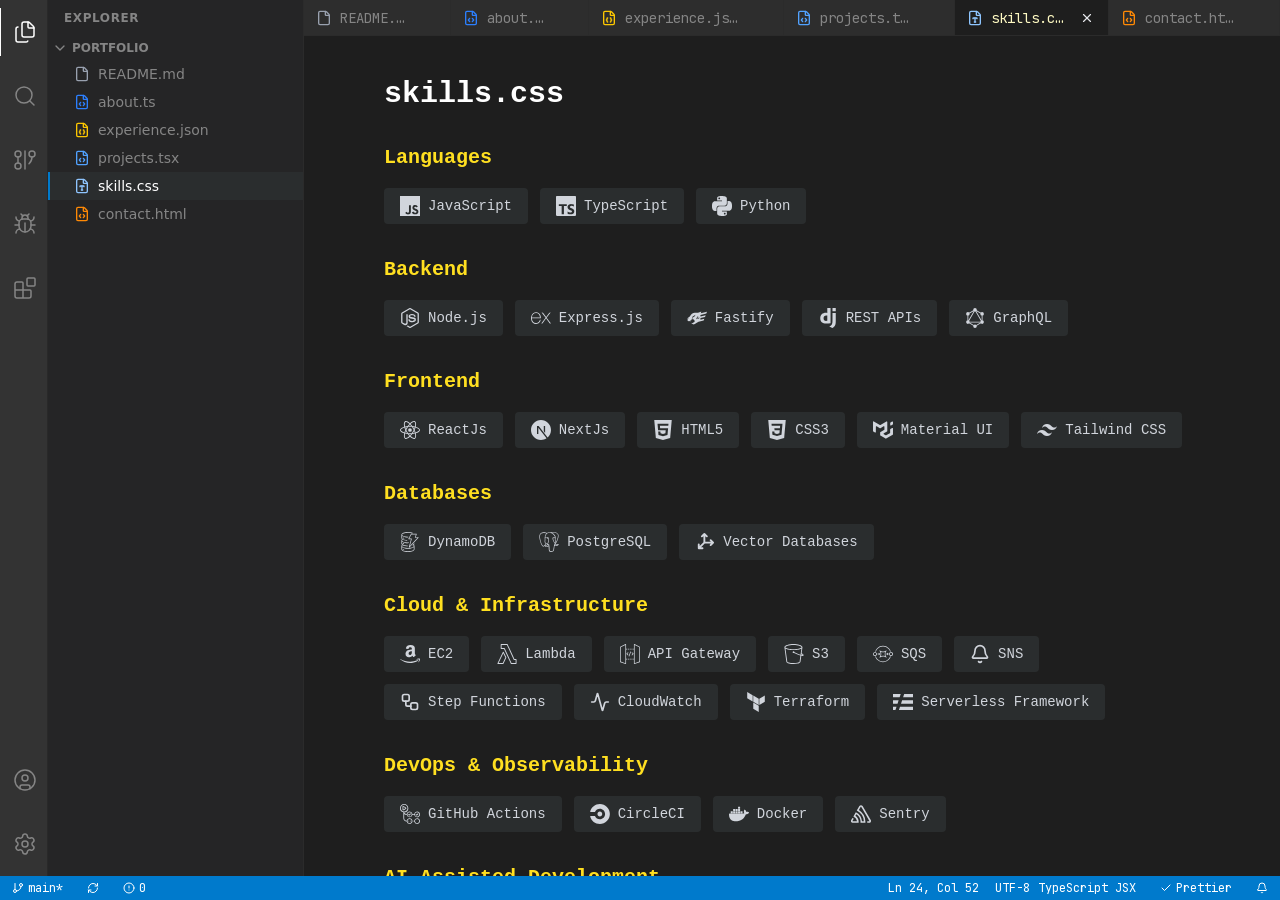
<file: skills.html>
<!DOCTYPE html><!--BHxIBs1lzhkFUV1r7_4ec--><html lang="en"><head><meta charSet="utf-8"/><meta name="viewport" content="width=device-width, initial-scale=1"/><link rel="preload" href="/_next/static/media/70bc3e132a0a741e-s.p.15008bfb.woff2" as="font" crossorigin="" type="font/woff2"/><link rel="stylesheet" href="/_next/static/chunks/6325ce209d16f551.css" data-precedence="next"/><link rel="preload" as="script" fetchPriority="low" href="/_next/static/chunks/5bcee453cc4bce6d.js"/><script src="/_next/static/chunks/dde2c8e6322d1671.js" async=""></script><script src="/_next/static/chunks/627c8ce9f53b53f6.js" async=""></script><script src="/_next/static/chunks/turbopack-6bcfcec130698540.js" async=""></script><script src="/_next/static/chunks/ff1a16fafef87110.js" async=""></script><script src="/_next/static/chunks/d2be314c3ece3fbe.js" async=""></script><script src="/_next/static/chunks/497202ebc9bfe2a1.js" async=""></script><meta name="next-size-adjust" content=""/><title>Shovon | Full Stack Engineer</title><meta name="description" content="Personal Portfolio of Shovon"/><link rel="icon" href="/favicon.ico?favicon.0b3bf435.ico" sizes="256x256" type="image/x-icon"/><script src="/_next/static/chunks/a6dad97d9634a72d.js" noModule=""></script></head><body class="jetbrains_mono_707233f-module__9hS9bG__variable h-screen w-screen flex flex-col bg-vscode-bg text-gray-300 overflow-hidden font-mono"><div hidden=""><!--$--><!--/$--></div><div class="flex flex-1 overflow-hidden"><div class="w-12 bg-vscode-activity-bar flex flex-col justify-between py-2 items-center flex-shrink-0 border-r border-black/20 z-20"><div class="flex flex-col gap-4"><div class="p-3 cursor-pointer relative hover:text-white transition-colors text-white border-l-2 border-white"><svg xmlns="http://www.w3.org/2000/svg" width="24" height="24" viewBox="0 0 24 24" fill="none" stroke="currentColor" stroke-width="1.5" stroke-linecap="round" stroke-linejoin="round" class="lucide lucide-files" aria-hidden="true"><path d="M15 2h-4a2 2 0 0 0-2 2v11a2 2 0 0 0 2 2h8a2 2 0 0 0 2-2V8"></path><path d="M16.706 2.706A2.4 2.4 0 0 0 15 2v5a1 1 0 0 0 1 1h5a2.4 2.4 0 0 0-.706-1.706z"></path><path d="M5 7a2 2 0 0 0-2 2v11a2 2 0 0 0 2 2h8a2 2 0 0 0 1.732-1"></path></svg></div><div class="p-3 cursor-pointer relative hover:text-white transition-colors text-vscode-text-secondary border-l-2 border-transparent"><svg xmlns="http://www.w3.org/2000/svg" width="24" height="24" viewBox="0 0 24 24" fill="none" stroke="currentColor" stroke-width="1.5" stroke-linecap="round" stroke-linejoin="round" class="lucide lucide-search" aria-hidden="true"><path d="m21 21-4.34-4.34"></path><circle cx="11" cy="11" r="8"></circle></svg></div><div class="p-3 cursor-pointer relative hover:text-white transition-colors text-vscode-text-secondary border-l-2 border-transparent"><svg xmlns="http://www.w3.org/2000/svg" width="24" height="24" viewBox="0 0 24 24" fill="none" stroke="currentColor" stroke-width="1.5" stroke-linecap="round" stroke-linejoin="round" class="lucide lucide-git-graph" aria-hidden="true"><circle cx="5" cy="6" r="3"></circle><path d="M5 9v6"></path><circle cx="5" cy="18" r="3"></circle><path d="M12 3v18"></path><circle cx="19" cy="6" r="3"></circle><path d="M16 15.7A9 9 0 0 0 19 9"></path></svg></div><div class="p-3 cursor-pointer relative hover:text-white transition-colors text-vscode-text-secondary border-l-2 border-transparent"><svg xmlns="http://www.w3.org/2000/svg" width="24" height="24" viewBox="0 0 24 24" fill="none" stroke="currentColor" stroke-width="1.5" stroke-linecap="round" stroke-linejoin="round" class="lucide lucide-bug" aria-hidden="true"><path d="M12 20v-9"></path><path d="M14 7a4 4 0 0 1 4 4v3a6 6 0 0 1-12 0v-3a4 4 0 0 1 4-4z"></path><path d="M14.12 3.88 16 2"></path><path d="M21 21a4 4 0 0 0-3.81-4"></path><path d="M21 5a4 4 0 0 1-3.55 3.97"></path><path d="M22 13h-4"></path><path d="M3 21a4 4 0 0 1 3.81-4"></path><path d="M3 5a4 4 0 0 0 3.55 3.97"></path><path d="M6 13H2"></path><path d="m8 2 1.88 1.88"></path><path d="M9 7.13V6a3 3 0 1 1 6 0v1.13"></path></svg></div><div class="p-3 cursor-pointer relative hover:text-white transition-colors text-vscode-text-secondary border-l-2 border-transparent"><svg xmlns="http://www.w3.org/2000/svg" width="24" height="24" viewBox="0 0 24 24" fill="none" stroke="currentColor" stroke-width="1.5" stroke-linecap="round" stroke-linejoin="round" class="lucide lucide-blocks" aria-hidden="true"><path d="M10 22V7a1 1 0 0 0-1-1H4a2 2 0 0 0-2 2v12a2 2 0 0 0 2 2h12a2 2 0 0 0 2-2v-5a1 1 0 0 0-1-1H2"></path><rect x="14" y="2" width="8" height="8" rx="1"></rect></svg></div></div><div class="flex flex-col gap-4"><div class="p-3 cursor-pointer relative hover:text-white transition-colors text-vscode-text-secondary border-l-2 border-transparent"><svg xmlns="http://www.w3.org/2000/svg" width="24" height="24" viewBox="0 0 24 24" fill="none" stroke="currentColor" stroke-width="1.5" stroke-linecap="round" stroke-linejoin="round" class="lucide lucide-circle-user" aria-hidden="true"><circle cx="12" cy="12" r="10"></circle><circle cx="12" cy="10" r="3"></circle><path d="M7 20.662V19a2 2 0 0 1 2-2h6a2 2 0 0 1 2 2v1.662"></path></svg></div><div class="p-3 cursor-pointer relative hover:text-white transition-colors text-vscode-text-secondary border-l-2 border-transparent"><svg xmlns="http://www.w3.org/2000/svg" width="24" height="24" viewBox="0 0 24 24" fill="none" stroke="currentColor" stroke-width="1.5" stroke-linecap="round" stroke-linejoin="round" class="lucide lucide-settings" aria-hidden="true"><path d="M9.671 4.136a2.34 2.34 0 0 1 4.659 0 2.34 2.34 0 0 0 3.319 1.915 2.34 2.34 0 0 1 2.33 4.033 2.34 2.34 0 0 0 0 3.831 2.34 2.34 0 0 1-2.33 4.033 2.34 2.34 0 0 0-3.319 1.915 2.34 2.34 0 0 1-4.659 0 2.34 2.34 0 0 0-3.32-1.915 2.34 2.34 0 0 1-2.33-4.033 2.34 2.34 0 0 0 0-3.831A2.34 2.34 0 0 1 6.35 6.051a2.34 2.34 0 0 0 3.319-1.915"></path><circle cx="12" cy="12" r="3"></circle></svg></div></div></div><div class="flex flex-1 flex-col sm:flex-row overflow-hidden"><div class="w-64 bg-vscode-sidebar flex flex-col font-sans text-sm border-r border-vscode-border pb-2"><div class="h-9 px-4 flex items-center text-xs text-vscode-text-secondary font-bold tracking-wider uppercase">Explorer</div><div><div class="flex items-center px-1 py-1 cursor-pointer font-bold text-vscode-text-secondary hover:text-white"><svg xmlns="http://www.w3.org/2000/svg" width="16" height="16" viewBox="0 0 24 24" fill="none" stroke="currentColor" stroke-width="2" stroke-linecap="round" stroke-linejoin="round" class="lucide lucide-chevron-down" aria-hidden="true"><path d="m6 9 6 6 6-6"></path></svg><span class="ml-1 text-xs">PORTFOLIO</span></div><div class="flex flex-col"><a class="flex items-center gap-2 px-6 py-1 cursor-pointer hover:bg-vscode-hover border-l-2 text-vscode-text-secondary border-transparent" href="/"><svg xmlns="http://www.w3.org/2000/svg" width="16" height="16" viewBox="0 0 24 24" fill="none" stroke="currentColor" stroke-width="2" stroke-linecap="round" stroke-linejoin="round" class="lucide lucide-file text-gray-400" aria-hidden="true"><path d="M6 22a2 2 0 0 1-2-2V4a2 2 0 0 1 2-2h8a2.4 2.4 0 0 1 1.704.706l3.588 3.588A2.4 2.4 0 0 1 20 8v12a2 2 0 0 1-2 2z"></path><path d="M14 2v5a1 1 0 0 0 1 1h5"></path></svg><span>README.md</span></a><a class="flex items-center gap-2 px-6 py-1 cursor-pointer hover:bg-vscode-hover border-l-2 text-vscode-text-secondary border-transparent" href="/about"><svg xmlns="http://www.w3.org/2000/svg" width="16" height="16" viewBox="0 0 24 24" fill="none" stroke="currentColor" stroke-width="2" stroke-linecap="round" stroke-linejoin="round" class="lucide lucide-file-code text-blue-500" aria-hidden="true"><path d="M6 22a2 2 0 0 1-2-2V4a2 2 0 0 1 2-2h8a2.4 2.4 0 0 1 1.704.706l3.588 3.588A2.4 2.4 0 0 1 20 8v12a2 2 0 0 1-2 2z"></path><path d="M14 2v5a1 1 0 0 0 1 1h5"></path><path d="M10 12.5 8 15l2 2.5"></path><path d="m14 12.5 2 2.5-2 2.5"></path></svg><span>about.ts</span></a><a class="flex items-center gap-2 px-6 py-1 cursor-pointer hover:bg-vscode-hover border-l-2 text-vscode-text-secondary border-transparent" href="/experience"><svg xmlns="http://www.w3.org/2000/svg" width="16" height="16" viewBox="0 0 24 24" fill="none" stroke="currentColor" stroke-width="2" stroke-linecap="round" stroke-linejoin="round" class="lucide lucide-file-braces text-yellow-400" aria-hidden="true"><path d="M6 22a2 2 0 0 1-2-2V4a2 2 0 0 1 2-2h8a2.4 2.4 0 0 1 1.704.706l3.588 3.588A2.4 2.4 0 0 1 20 8v12a2 2 0 0 1-2 2z"></path><path d="M14 2v5a1 1 0 0 0 1 1h5"></path><path d="M10 12a1 1 0 0 0-1 1v1a1 1 0 0 1-1 1 1 1 0 0 1 1 1v1a1 1 0 0 0 1 1"></path><path d="M14 18a1 1 0 0 0 1-1v-1a1 1 0 0 1 1-1 1 1 0 0 1-1-1v-1a1 1 0 0 0-1-1"></path></svg><span>experience.json</span></a><a class="flex items-center gap-2 px-6 py-1 cursor-pointer hover:bg-vscode-hover border-l-2 text-vscode-text-secondary border-transparent" href="/projects"><svg xmlns="http://www.w3.org/2000/svg" width="16" height="16" viewBox="0 0 24 24" fill="none" stroke="currentColor" stroke-width="2" stroke-linecap="round" stroke-linejoin="round" class="lucide lucide-file-code text-blue-400" aria-hidden="true"><path d="M6 22a2 2 0 0 1-2-2V4a2 2 0 0 1 2-2h8a2.4 2.4 0 0 1 1.704.706l3.588 3.588A2.4 2.4 0 0 1 20 8v12a2 2 0 0 1-2 2z"></path><path d="M14 2v5a1 1 0 0 0 1 1h5"></path><path d="M10 12.5 8 15l2 2.5"></path><path d="m14 12.5 2 2.5-2 2.5"></path></svg><span>projects.tsx</span></a><a class="flex items-center gap-2 px-6 py-1 cursor-pointer hover:bg-vscode-hover border-l-2 bg-vscode-hover border-vscode-accent text-white" href="/skills"><svg xmlns="http://www.w3.org/2000/svg" width="16" height="16" viewBox="0 0 24 24" fill="none" stroke="currentColor" stroke-width="2" stroke-linecap="round" stroke-linejoin="round" class="lucide lucide-file-type text-blue-300" aria-hidden="true"><path d="M6 22a2 2 0 0 1-2-2V4a2 2 0 0 1 2-2h8a2.4 2.4 0 0 1 1.704.706l3.588 3.588A2.4 2.4 0 0 1 20 8v12a2 2 0 0 1-2 2z"></path><path d="M14 2v5a1 1 0 0 0 1 1h5"></path><path d="M11 18h2"></path><path d="M12 12v6"></path><path d="M9 13v-.5a.5.5 0 0 1 .5-.5h5a.5.5 0 0 1 .5.5v.5"></path></svg><span>skills.css</span></a><a class="flex items-center gap-2 px-6 py-1 cursor-pointer hover:bg-vscode-hover border-l-2 text-vscode-text-secondary border-transparent" href="/contact"><svg xmlns="http://www.w3.org/2000/svg" width="16" height="16" viewBox="0 0 24 24" fill="none" stroke="currentColor" stroke-width="2" stroke-linecap="round" stroke-linejoin="round" class="lucide lucide-file-code text-orange-400" aria-hidden="true"><path d="M6 22a2 2 0 0 1-2-2V4a2 2 0 0 1 2-2h8a2.4 2.4 0 0 1 1.704.706l3.588 3.588A2.4 2.4 0 0 1 20 8v12a2 2 0 0 1-2 2z"></path><path d="M14 2v5a1 1 0 0 0 1 1h5"></path><path d="M10 12.5 8 15l2 2.5"></path><path d="m14 12.5 2 2.5-2 2.5"></path></svg><span>contact.html</span></a></div></div></div><div class="flex-1 flex flex-col bg-vscode-bg min-w-0"><div class="flex bg-vscode-tab-inactive-bg h-9 border-b border-vscode-border overflow-x-auto scrollbar-hide"><a class="flex items-center gap-2 px-3 min-w-[120px] max-w-[200px] border-r border-vscode-border cursor-pointer select-none text-sm group bg-vscode-tab-inactive-bg text-vscode-text-secondary hover:bg-vscode-hover" href="/"><svg xmlns="http://www.w3.org/2000/svg" width="16" height="16" viewBox="0 0 24 24" fill="none" stroke="currentColor" stroke-width="2" stroke-linecap="round" stroke-linejoin="round" class="lucide lucide-file text-gray-400" aria-hidden="true"><path d="M6 22a2 2 0 0 1-2-2V4a2 2 0 0 1 2-2h8a2.4 2.4 0 0 1 1.704.706l3.588 3.588A2.4 2.4 0 0 1 20 8v12a2 2 0 0 1-2 2z"></path><path d="M14 2v5a1 1 0 0 0 1 1h5"></path></svg><span class="flex-1 truncate">README.md</span><div class="opacity-0 group-hover:opacity-100 p-0.5 rounded-md hover:bg-white/20"><svg xmlns="http://www.w3.org/2000/svg" width="14" height="14" viewBox="0 0 24 24" fill="none" stroke="currentColor" stroke-width="2" stroke-linecap="round" stroke-linejoin="round" class="lucide lucide-x" aria-hidden="true"><path d="M18 6 6 18"></path><path d="m6 6 12 12"></path></svg></div></a><a class="flex items-center gap-2 px-3 min-w-[120px] max-w-[200px] border-r border-vscode-border cursor-pointer select-none text-sm group bg-vscode-tab-inactive-bg text-vscode-text-secondary hover:bg-vscode-hover" href="/about"><svg xmlns="http://www.w3.org/2000/svg" width="16" height="16" viewBox="0 0 24 24" fill="none" stroke="currentColor" stroke-width="2" stroke-linecap="round" stroke-linejoin="round" class="lucide lucide-file-code text-blue-500" aria-hidden="true"><path d="M6 22a2 2 0 0 1-2-2V4a2 2 0 0 1 2-2h8a2.4 2.4 0 0 1 1.704.706l3.588 3.588A2.4 2.4 0 0 1 20 8v12a2 2 0 0 1-2 2z"></path><path d="M14 2v5a1 1 0 0 0 1 1h5"></path><path d="M10 12.5 8 15l2 2.5"></path><path d="m14 12.5 2 2.5-2 2.5"></path></svg><span class="flex-1 truncate">about.ts</span><div class="opacity-0 group-hover:opacity-100 p-0.5 rounded-md hover:bg-white/20"><svg xmlns="http://www.w3.org/2000/svg" width="14" height="14" viewBox="0 0 24 24" fill="none" stroke="currentColor" stroke-width="2" stroke-linecap="round" stroke-linejoin="round" class="lucide lucide-x" aria-hidden="true"><path d="M18 6 6 18"></path><path d="m6 6 12 12"></path></svg></div></a><a class="flex items-center gap-2 px-3 min-w-[120px] max-w-[200px] border-r border-vscode-border cursor-pointer select-none text-sm group bg-vscode-tab-inactive-bg text-vscode-text-secondary hover:bg-vscode-hover" href="/experience"><svg xmlns="http://www.w3.org/2000/svg" width="16" height="16" viewBox="0 0 24 24" fill="none" stroke="currentColor" stroke-width="2" stroke-linecap="round" stroke-linejoin="round" class="lucide lucide-file-braces text-yellow-400" aria-hidden="true"><path d="M6 22a2 2 0 0 1-2-2V4a2 2 0 0 1 2-2h8a2.4 2.4 0 0 1 1.704.706l3.588 3.588A2.4 2.4 0 0 1 20 8v12a2 2 0 0 1-2 2z"></path><path d="M14 2v5a1 1 0 0 0 1 1h5"></path><path d="M10 12a1 1 0 0 0-1 1v1a1 1 0 0 1-1 1 1 1 0 0 1 1 1v1a1 1 0 0 0 1 1"></path><path d="M14 18a1 1 0 0 0 1-1v-1a1 1 0 0 1 1-1 1 1 0 0 1-1-1v-1a1 1 0 0 0-1-1"></path></svg><span class="flex-1 truncate">experience.json</span><div class="opacity-0 group-hover:opacity-100 p-0.5 rounded-md hover:bg-white/20"><svg xmlns="http://www.w3.org/2000/svg" width="14" height="14" viewBox="0 0 24 24" fill="none" stroke="currentColor" stroke-width="2" stroke-linecap="round" stroke-linejoin="round" class="lucide lucide-x" aria-hidden="true"><path d="M18 6 6 18"></path><path d="m6 6 12 12"></path></svg></div></a><a class="flex items-center gap-2 px-3 min-w-[120px] max-w-[200px] border-r border-vscode-border cursor-pointer select-none text-sm group bg-vscode-tab-inactive-bg text-vscode-text-secondary hover:bg-vscode-hover" href="/projects"><svg xmlns="http://www.w3.org/2000/svg" width="16" height="16" viewBox="0 0 24 24" fill="none" stroke="currentColor" stroke-width="2" stroke-linecap="round" stroke-linejoin="round" class="lucide lucide-file-code text-blue-400" aria-hidden="true"><path d="M6 22a2 2 0 0 1-2-2V4a2 2 0 0 1 2-2h8a2.4 2.4 0 0 1 1.704.706l3.588 3.588A2.4 2.4 0 0 1 20 8v12a2 2 0 0 1-2 2z"></path><path d="M14 2v5a1 1 0 0 0 1 1h5"></path><path d="M10 12.5 8 15l2 2.5"></path><path d="m14 12.5 2 2.5-2 2.5"></path></svg><span class="flex-1 truncate">projects.tsx</span><div class="opacity-0 group-hover:opacity-100 p-0.5 rounded-md hover:bg-white/20"><svg xmlns="http://www.w3.org/2000/svg" width="14" height="14" viewBox="0 0 24 24" fill="none" stroke="currentColor" stroke-width="2" stroke-linecap="round" stroke-linejoin="round" class="lucide lucide-x" aria-hidden="true"><path d="M18 6 6 18"></path><path d="m6 6 12 12"></path></svg></div></a><a class="flex items-center gap-2 px-3 min-w-[120px] max-w-[200px] border-r border-vscode-border cursor-pointer select-none text-sm group bg-vscode-tab-active-bg text-gray-200" href="/skills"><svg xmlns="http://www.w3.org/2000/svg" width="16" height="16" viewBox="0 0 24 24" fill="none" stroke="currentColor" stroke-width="2" stroke-linecap="round" stroke-linejoin="round" class="lucide lucide-file-type text-blue-300" aria-hidden="true"><path d="M6 22a2 2 0 0 1-2-2V4a2 2 0 0 1 2-2h8a2.4 2.4 0 0 1 1.704.706l3.588 3.588A2.4 2.4 0 0 1 20 8v12a2 2 0 0 1-2 2z"></path><path d="M14 2v5a1 1 0 0 0 1 1h5"></path><path d="M11 18h2"></path><path d="M12 12v6"></path><path d="M9 13v-.5a.5.5 0 0 1 .5-.5h5a.5.5 0 0 1 .5.5v.5"></path></svg><span class="flex-1 truncate text-yellow-100">skills.css</span><div class="opacity-0 group-hover:opacity-100 p-0.5 rounded-md hover:bg-white/20 opacity-100"><svg xmlns="http://www.w3.org/2000/svg" width="14" height="14" viewBox="0 0 24 24" fill="none" stroke="currentColor" stroke-width="2" stroke-linecap="round" stroke-linejoin="round" class="lucide lucide-x" aria-hidden="true"><path d="M18 6 6 18"></path><path d="m6 6 12 12"></path></svg></div></a><a class="flex items-center gap-2 px-3 min-w-[120px] max-w-[200px] border-r border-vscode-border cursor-pointer select-none text-sm group bg-vscode-tab-inactive-bg text-vscode-text-secondary hover:bg-vscode-hover" href="/contact"><svg xmlns="http://www.w3.org/2000/svg" width="16" height="16" viewBox="0 0 24 24" fill="none" stroke="currentColor" stroke-width="2" stroke-linecap="round" stroke-linejoin="round" class="lucide lucide-file-code text-orange-400" aria-hidden="true"><path d="M6 22a2 2 0 0 1-2-2V4a2 2 0 0 1 2-2h8a2.4 2.4 0 0 1 1.704.706l3.588 3.588A2.4 2.4 0 0 1 20 8v12a2 2 0 0 1-2 2z"></path><path d="M14 2v5a1 1 0 0 0 1 1h5"></path><path d="M10 12.5 8 15l2 2.5"></path><path d="m14 12.5 2 2.5-2 2.5"></path></svg><span class="flex-1 truncate">contact.html</span><div class="opacity-0 group-hover:opacity-100 p-0.5 rounded-md hover:bg-white/20"><svg xmlns="http://www.w3.org/2000/svg" width="14" height="14" viewBox="0 0 24 24" fill="none" stroke="currentColor" stroke-width="2" stroke-linecap="round" stroke-linejoin="round" class="lucide lucide-x" aria-hidden="true"><path d="M18 6 6 18"></path><path d="m6 6 12 12"></path></svg></div></a></div><main class="flex-1 overflow-y-auto p-0 scrollbar-thumb-rounded"><div class="p-6 md:p-10 max-w-4xl mx-auto font-mono"><h1 class="text-3xl font-bold mb-8 text-white">skills.css</h1><div class="space-y-8"><div><h2 class="text-xl font-bold text-yellow-300 mb-4 capitalize">Languages</h2><div class="flex flex-wrap gap-3"><div class="inline-flex items-center gap-2 bg-vscode-hover px-4 py-2 rounded text-sm text-gray-300 hover:text-white transition-colors"><svg stroke="currentColor" fill="currentColor" stroke-width="0" role="img" viewBox="0 0 24 24" class="w-5 h-5" height="1em" width="1em" xmlns="http://www.w3.org/2000/svg"><path d="M0 0h24v24H0V0zm22.034 18.276c-.175-1.095-.888-2.015-3.003-2.873-.736-.345-1.554-.585-1.797-1.14-.091-.33-.105-.51-.046-.705.15-.646.915-.84 1.515-.66.39.12.75.42.976.9 1.034-.676 1.034-.676 1.755-1.125-.27-.42-.404-.601-.586-.78-.63-.705-1.469-1.065-2.834-1.034l-.705.089c-.676.165-1.32.525-1.71 1.005-1.14 1.291-.811 3.541.569 4.471 1.365 1.02 3.361 1.244 3.616 2.205.24 1.17-.87 1.545-1.966 1.41-.811-.18-1.26-.586-1.755-1.336l-1.83 1.051c.21.48.45.689.81 1.109 1.74 1.756 6.09 1.666 6.871-1.004.029-.09.24-.705.074-1.65l.046.067zm-8.983-7.245h-2.248c0 1.938-.009 3.864-.009 5.805 0 1.232.063 2.363-.138 2.711-.33.689-1.18.601-1.566.48-.396-.196-.597-.466-.83-.855-.063-.105-.11-.196-.127-.196l-1.825 1.125c.305.63.75 1.172 1.324 1.517.855.51 2.004.675 3.207.405.783-.226 1.458-.691 1.811-1.411.51-.93.402-2.07.397-3.346.012-2.054 0-4.109 0-6.179l.004-.056z"></path></svg><span>JavaScript</span></div><div class="inline-flex items-center gap-2 bg-vscode-hover px-4 py-2 rounded text-sm text-gray-300 hover:text-white transition-colors"><svg stroke="currentColor" fill="currentColor" stroke-width="0" role="img" viewBox="0 0 24 24" class="w-5 h-5" height="1em" width="1em" xmlns="http://www.w3.org/2000/svg"><path d="M1.125 0C.502 0 0 .502 0 1.125v21.75C0 23.498.502 24 1.125 24h21.75c.623 0 1.125-.502 1.125-1.125V1.125C24 .502 23.498 0 22.875 0zm17.363 9.75c.612 0 1.154.037 1.627.111a6.38 6.38 0 0 1 1.306.34v2.458a3.95 3.95 0 0 0-.643-.361 5.093 5.093 0 0 0-.717-.26 5.453 5.453 0 0 0-1.426-.2c-.3 0-.573.028-.819.086a2.1 2.1 0 0 0-.623.242c-.17.104-.3.229-.393.374a.888.888 0 0 0-.14.49c0 .196.053.373.156.529.104.156.252.304.443.444s.423.276.696.41c.273.135.582.274.926.416.47.197.892.407 1.266.628.374.222.695.473.963.753.268.279.472.598.614.957.142.359.214.776.214 1.253 0 .657-.125 1.21-.373 1.656a3.033 3.033 0 0 1-1.012 1.085 4.38 4.38 0 0 1-1.487.596c-.566.12-1.163.18-1.79.18a9.916 9.916 0 0 1-1.84-.164 5.544 5.544 0 0 1-1.512-.493v-2.63a5.033 5.033 0 0 0 3.237 1.2c.333 0 .624-.03.872-.09.249-.06.456-.144.623-.25.166-.108.29-.234.373-.38a1.023 1.023 0 0 0-.074-1.089 2.12 2.12 0 0 0-.537-.5 5.597 5.597 0 0 0-.807-.444 27.72 27.72 0 0 0-1.007-.436c-.918-.383-1.602-.852-2.053-1.405-.45-.553-.676-1.222-.676-2.005 0-.614.123-1.141.369-1.582.246-.441.58-.804 1.004-1.089a4.494 4.494 0 0 1 1.47-.629 7.536 7.536 0 0 1 1.77-.201zm-15.113.188h9.563v2.166H9.506v9.646H6.789v-9.646H3.375z"></path></svg><span>TypeScript</span></div><div class="inline-flex items-center gap-2 bg-vscode-hover px-4 py-2 rounded text-sm text-gray-300 hover:text-white transition-colors"><svg stroke="currentColor" fill="currentColor" stroke-width="0" role="img" viewBox="0 0 24 24" class="w-5 h-5" height="1em" width="1em" xmlns="http://www.w3.org/2000/svg"><path d="M14.25.18l.9.2.73.26.59.3.45.32.34.34.25.34.16.33.1.3.04.26.02.2-.01.13V8.5l-.05.63-.13.55-.21.46-.26.38-.3.31-.33.25-.35.19-.35.14-.33.1-.3.07-.26.04-.21.02H8.77l-.69.05-.59.14-.5.22-.41.27-.33.32-.27.35-.2.36-.15.37-.1.35-.07.32-.04.27-.02.21v3.06H3.17l-.21-.03-.28-.07-.32-.12-.35-.18-.36-.26-.36-.36-.35-.46-.32-.59-.28-.73-.21-.88-.14-1.05-.05-1.23.06-1.22.16-1.04.24-.87.32-.71.36-.57.4-.44.42-.33.42-.24.4-.16.36-.1.32-.05.24-.01h.16l.06.01h8.16v-.83H6.18l-.01-2.75-.02-.37.05-.34.11-.31.17-.28.25-.26.31-.23.38-.2.44-.18.51-.15.58-.12.64-.1.71-.06.77-.04.84-.02 1.27.05zm-6.3 1.98l-.23.33-.08.41.08.41.23.34.33.22.41.09.41-.09.33-.22.23-.34.08-.41-.08-.41-.23-.33-.33-.22-.41-.09-.41.09zm13.09 3.95l.28.06.32.12.35.18.36.27.36.35.35.47.32.59.28.73.21.88.14 1.04.05 1.23-.06 1.23-.16 1.04-.24.86-.32.71-.36.57-.4.45-.42.33-.42.24-.4.16-.36.09-.32.05-.24.02-.16-.01h-8.22v.82h5.84l.01 2.76.02.36-.05.34-.11.31-.17.29-.25.25-.31.24-.38.2-.44.17-.51.15-.58.13-.64.09-.71.07-.77.04-.84.01-1.27-.04-1.07-.14-.9-.2-.73-.25-.59-.3-.45-.33-.34-.34-.25-.34-.16-.33-.1-.3-.04-.25-.02-.2.01-.13v-5.34l.05-.64.13-.54.21-.46.26-.38.3-.32.33-.24.35-.2.35-.14.33-.1.3-.06.26-.04.21-.02.13-.01h5.84l.69-.05.59-.14.5-.21.41-.28.33-.32.27-.35.2-.36.15-.36.1-.35.07-.32.04-.28.02-.21V6.07h2.09l.14.01zm-6.47 14.25l-.23.33-.08.41.08.41.23.33.33.23.41.08.41-.08.33-.23.23-.33.08-.41-.08-.41-.23-.33-.33-.23-.41-.08-.41.08z"></path></svg><span>Python</span></div></div></div><div><h2 class="text-xl font-bold text-yellow-300 mb-4 capitalize">Backend</h2><div class="flex flex-wrap gap-3"><div class="inline-flex items-center gap-2 bg-vscode-hover px-4 py-2 rounded text-sm text-gray-300 hover:text-white transition-colors"><svg stroke="currentColor" fill="currentColor" stroke-width="0" role="img" viewBox="0 0 24 24" class="w-5 h-5" height="1em" width="1em" xmlns="http://www.w3.org/2000/svg"><path d="M11.998,24c-0.321,0-0.641-0.084-0.922-0.247l-2.936-1.737c-0.438-0.245-0.224-0.332-0.08-0.383 c0.585-0.203,0.703-0.25,1.328-0.604c0.065-0.037,0.151-0.023,0.218,0.017l2.256,1.339c0.082,0.045,0.197,0.045,0.272,0l8.795-5.076 c0.082-0.047,0.134-0.141,0.134-0.238V6.921c0-0.099-0.053-0.192-0.137-0.242l-8.791-5.072c-0.081-0.047-0.189-0.047-0.271,0 L3.075,6.68C2.99,6.729,2.936,6.825,2.936,6.921v10.15c0,0.097,0.054,0.189,0.139,0.235l2.409,1.392 c1.307,0.654,2.108-0.116,2.108-0.89V7.787c0-0.142,0.114-0.253,0.256-0.253h1.115c0.139,0,0.255,0.112,0.255,0.253v10.021 c0,1.745-0.95,2.745-2.604,2.745c-0.508,0-0.909,0-2.026-0.551L2.28,18.675c-0.57-0.329-0.922-0.945-0.922-1.604V6.921 c0-0.659,0.353-1.275,0.922-1.603l8.795-5.082c0.557-0.315,1.296-0.315,1.848,0l8.794,5.082c0.57,0.329,0.924,0.944,0.924,1.603 v10.15c0,0.659-0.354,1.273-0.924,1.604l-8.794,5.078C12.643,23.916,12.324,24,11.998,24z M19.099,13.993 c0-1.9-1.284-2.406-3.987-2.763c-2.731-0.361-3.009-0.548-3.009-1.187c0-0.528,0.235-1.233,2.258-1.233 c1.807,0,2.473,0.389,2.747,1.607c0.024,0.115,0.129,0.199,0.247,0.199h1.141c0.071,0,0.138-0.031,0.186-0.081 c0.048-0.054,0.074-0.123,0.067-0.196c-0.177-2.098-1.571-3.076-4.388-3.076c-2.508,0-4.004,1.058-4.004,2.833 c0,1.925,1.488,2.457,3.895,2.695c2.88,0.282,3.103,0.703,3.103,1.269c0,0.983-0.789,1.402-2.642,1.402 c-2.327,0-2.839-0.584-3.011-1.742c-0.02-0.124-0.126-0.215-0.253-0.215h-1.137c-0.141,0-0.254,0.112-0.254,0.253 c0,1.482,0.806,3.248,4.655,3.248C17.501,17.007,19.099,15.91,19.099,13.993z"></path></svg><span>Node.js</span></div><div class="inline-flex items-center gap-2 bg-vscode-hover px-4 py-2 rounded text-sm text-gray-300 hover:text-white transition-colors"><svg stroke="currentColor" fill="currentColor" stroke-width="0" role="img" viewBox="0 0 24 24" class="w-5 h-5" height="1em" width="1em" xmlns="http://www.w3.org/2000/svg"><path d="M24 18.588a1.529 1.529 0 01-1.895-.72l-3.45-4.771-.5-.667-4.003 5.444a1.466 1.466 0 01-1.802.708l5.158-6.92-4.798-6.251a1.595 1.595 0 011.9.666l3.576 4.83 3.596-4.81a1.435 1.435 0 011.788-.668L21.708 7.9l-2.522 3.283a.666.666 0 000 .994l4.804 6.412zM.002 11.576l.42-2.075c1.154-4.103 5.858-5.81 9.094-3.27 1.895 1.489 2.368 3.597 2.275 5.973H1.116C.943 16.447 4.005 19.009 7.92 17.7a4.078 4.078 0 002.582-2.876c.207-.666.548-.78 1.174-.588a5.417 5.417 0 01-2.589 3.957 6.272 6.272 0 01-7.306-.933 6.575 6.575 0 01-1.64-3.858c0-.235-.08-.455-.134-.666A88.33 88.33 0 010 11.577zm1.127-.286h9.654c-.06-3.076-2.001-5.258-4.59-5.278-2.882-.04-4.944 2.094-5.071 5.264z"></path></svg><span>Express.js</span></div><div class="inline-flex items-center gap-2 bg-vscode-hover px-4 py-2 rounded text-sm text-gray-300 hover:text-white transition-colors"><svg stroke="currentColor" fill="currentColor" stroke-width="0" role="img" viewBox="0 0 24 24" class="w-5 h-5" height="1em" width="1em" xmlns="http://www.w3.org/2000/svg"><path d="M23.245 6.49L24 4.533l-.031-.121-7.473 1.967c.797-1.153.523-2.078.523-2.078s-2.387 1.524-4.193 1.485c-1.804-.04-2.387-.52-5.155.362-2.768.882-3.551 3.59-4.351 4.173-.804.583-3.32 2.477-3.32 2.477l.006.034 2.27-.724s-.622.585-1.945 2.37l-.062-.057.002.011s1.064 1.626 2.107 1.324a2.14 2.14 0 0 0 .353-.147c.419.234.967.463 1.572.525 0 0-.41-.475-.752-1.017l.238-.154.865.318-.096-.812c.003-.003.006-.003.008-.006l.849.311-.105-.738a5.65 5.65 0 0 1 .322-.158l.885-3.345 3.662-2.497-.291.733c-.741 1.826-2.135 2.256-2.135 2.256l-.582.22c-.433.512-.614.637-.764 2.353.348-.088.682-.107.984-.028 1.564.421 2.107 2.307 1.685 2.827-.104.13-.356.354-.673.617H7.77l-.008.514-.065.051h-.645l-.009.504-.17.127c-.607.011-1.373-.518-1.373-.518 0 .481.401 1.225.401 1.225l.07-.034-.061.045s1.625 1.083 2.646.681c.91-.356 3.263-2.213 5.296-3.093l6.15-1.62.811-2.1-4.688 1.235v-1.889l5.5-1.448.811-2.1-6.31 1.662V8.367zm-11.163 4l1.459-.384.02.074-.455 1.179-1.513.398zm.503 2.526l-1.512.398.489-1.266 1.459-.385.02.074zm1.971-.424l-1.513.398.49-1.266 1.459-.385.02.073Z"></path></svg><span>Fastify</span></div><div class="inline-flex items-center gap-2 bg-vscode-hover px-4 py-2 rounded text-sm text-gray-300 hover:text-white transition-colors"><svg stroke="currentColor" fill="currentColor" stroke-width="0" role="img" viewBox="0 0 24 24" class="w-5 h-5" height="1em" width="1em" xmlns="http://www.w3.org/2000/svg"><path d="M11.146 0h3.924v18.166c-2.013.382-3.491.535-5.096.535-4.791 0-7.288-2.166-7.288-6.32 0-4.002 2.65-6.6 6.753-6.6.637 0 1.121.05 1.707.203zm0 9.143a3.894 3.894 0 00-1.325-.204c-1.988 0-3.134 1.223-3.134 3.365 0 2.09 1.096 3.236 3.109 3.236.433 0 .79-.025 1.35-.102V9.142zM21.314 6.06v9.098c0 3.134-.229 4.638-.917 5.937-.637 1.249-1.478 2.039-3.211 2.905l-3.644-1.733c1.733-.815 2.574-1.53 3.109-2.625.561-1.121.739-2.421.739-5.835V6.059h3.924zM17.39.021h3.924v4.026H17.39z"></path></svg><span>REST APIs</span></div><div class="inline-flex items-center gap-2 bg-vscode-hover px-4 py-2 rounded text-sm text-gray-300 hover:text-white transition-colors"><svg stroke="currentColor" fill="currentColor" stroke-width="0" role="img" viewBox="0 0 24 24" class="w-5 h-5" height="1em" width="1em" xmlns="http://www.w3.org/2000/svg"><path d="M12.002 0a2.138 2.138 0 1 0 0 4.277 2.138 2.138 0 1 0 0-4.277zm8.54 4.931a2.138 2.138 0 1 0 0 4.277 2.138 2.138 0 1 0 0-4.277zm0 9.862a2.138 2.138 0 1 0 0 4.277 2.138 2.138 0 1 0 0-4.277zm-8.54 4.931a2.138 2.138 0 1 0 0 4.276 2.138 2.138 0 1 0 0-4.276zm-8.542-4.93a2.138 2.138 0 1 0 0 4.276 2.138 2.138 0 1 0 0-4.277zm0-9.863a2.138 2.138 0 1 0 0 4.277 2.138 2.138 0 1 0 0-4.277zm8.542-3.378L2.953 6.777v10.448l9.049 5.224 9.047-5.224V6.777zm0 1.601 7.66 13.27H4.34zm-1.387.371L3.97 15.037V7.363zm2.774 0 6.646 3.838v7.674zM5.355 17.44h13.293l-6.646 3.836z"></path></svg><span>GraphQL</span></div></div></div><div><h2 class="text-xl font-bold text-yellow-300 mb-4 capitalize">Frontend</h2><div class="flex flex-wrap gap-3"><div class="inline-flex items-center gap-2 bg-vscode-hover px-4 py-2 rounded text-sm text-gray-300 hover:text-white transition-colors"><svg stroke="currentColor" fill="currentColor" stroke-width="0" role="img" viewBox="0 0 24 24" class="w-5 h-5" height="1em" width="1em" xmlns="http://www.w3.org/2000/svg"><path d="M14.23 12.004a2.236 2.236 0 0 1-2.235 2.236 2.236 2.236 0 0 1-2.236-2.236 2.236 2.236 0 0 1 2.235-2.236 2.236 2.236 0 0 1 2.236 2.236zm2.648-10.69c-1.346 0-3.107.96-4.888 2.622-1.78-1.653-3.542-2.602-4.887-2.602-.41 0-.783.093-1.106.278-1.375.793-1.683 3.264-.973 6.365C1.98 8.917 0 10.42 0 12.004c0 1.59 1.99 3.097 5.043 4.03-.704 3.113-.39 5.588.988 6.38.32.187.69.275 1.102.275 1.345 0 3.107-.96 4.888-2.624 1.78 1.654 3.542 2.603 4.887 2.603.41 0 .783-.09 1.106-.275 1.374-.792 1.683-3.263.973-6.365C22.02 15.096 24 13.59 24 12.004c0-1.59-1.99-3.097-5.043-4.032.704-3.11.39-5.587-.988-6.38-.318-.184-.688-.277-1.092-.278zm-.005 1.09v.006c.225 0 .406.044.558.127.666.382.955 1.835.73 3.704-.054.46-.142.945-.25 1.44-.96-.236-2.006-.417-3.107-.534-.66-.905-1.345-1.727-2.035-2.447 1.592-1.48 3.087-2.292 4.105-2.295zm-9.77.02c1.012 0 2.514.808 4.11 2.28-.686.72-1.37 1.537-2.02 2.442-1.107.117-2.154.298-3.113.538-.112-.49-.195-.964-.254-1.42-.23-1.868.054-3.32.714-3.707.19-.09.4-.127.563-.132zm4.882 3.05c.455.468.91.992 1.36 1.564-.44-.02-.89-.034-1.345-.034-.46 0-.915.01-1.36.034.44-.572.895-1.096 1.345-1.565zM12 8.1c.74 0 1.477.034 2.202.093.406.582.802 1.203 1.183 1.86.372.64.71 1.29 1.018 1.946-.308.655-.646 1.31-1.013 1.95-.38.66-.773 1.288-1.18 1.87-.728.063-1.466.098-2.21.098-.74 0-1.477-.035-2.202-.093-.406-.582-.802-1.204-1.183-1.86-.372-.64-.71-1.29-1.018-1.946.303-.657.646-1.313 1.013-1.954.38-.66.773-1.286 1.18-1.868.728-.064 1.466-.098 2.21-.098zm-3.635.254c-.24.377-.48.763-.704 1.16-.225.39-.435.782-.635 1.174-.265-.656-.49-1.31-.676-1.947.64-.15 1.315-.283 2.015-.386zm7.26 0c.695.103 1.365.23 2.006.387-.18.632-.405 1.282-.66 1.933-.2-.39-.41-.783-.64-1.174-.225-.392-.465-.774-.705-1.146zm3.063.675c.484.15.944.317 1.375.498 1.732.74 2.852 1.708 2.852 2.476-.005.768-1.125 1.74-2.857 2.475-.42.18-.88.342-1.355.493-.28-.958-.646-1.956-1.1-2.98.45-1.017.81-2.01 1.085-2.964zm-13.395.004c.278.96.645 1.957 1.1 2.98-.45 1.017-.812 2.01-1.086 2.964-.484-.15-.944-.318-1.37-.5-1.732-.737-2.852-1.706-2.852-2.474 0-.768 1.12-1.742 2.852-2.476.42-.18.88-.342 1.356-.494zm11.678 4.28c.265.657.49 1.312.676 1.948-.64.157-1.316.29-2.016.39.24-.375.48-.762.705-1.158.225-.39.435-.788.636-1.18zm-9.945.02c.2.392.41.783.64 1.175.23.39.465.772.705 1.143-.695-.102-1.365-.23-2.006-.386.18-.63.406-1.282.66-1.933zM17.92 16.32c.112.493.2.968.254 1.423.23 1.868-.054 3.32-.714 3.708-.147.09-.338.128-.563.128-1.012 0-2.514-.807-4.11-2.28.686-.72 1.37-1.536 2.02-2.44 1.107-.118 2.154-.3 3.113-.54zm-11.83.01c.96.234 2.006.415 3.107.532.66.905 1.345 1.727 2.035 2.446-1.595 1.483-3.092 2.295-4.11 2.295-.22-.005-.406-.05-.553-.132-.666-.38-.955-1.834-.73-3.703.054-.46.142-.944.25-1.438zm4.56.64c.44.02.89.034 1.345.034.46 0 .915-.01 1.36-.034-.44.572-.895 1.095-1.345 1.565-.455-.47-.91-.993-1.36-1.565z"></path></svg><span>ReactJs</span></div><div class="inline-flex items-center gap-2 bg-vscode-hover px-4 py-2 rounded text-sm text-gray-300 hover:text-white transition-colors"><svg stroke="currentColor" fill="currentColor" stroke-width="0" role="img" viewBox="0 0 24 24" class="w-5 h-5" height="1em" width="1em" xmlns="http://www.w3.org/2000/svg"><path d="M18.665 21.978C16.758 23.255 14.465 24 12 24 5.377 24 0 18.623 0 12S5.377 0 12 0s12 5.377 12 12c0 3.583-1.574 6.801-4.067 9.001L9.219 7.2H7.2v9.596h1.615V9.251l9.85 12.727Zm-3.332-8.533 1.6 2.061V7.2h-1.6v6.245Z"></path></svg><span>NextJs</span></div><div class="inline-flex items-center gap-2 bg-vscode-hover px-4 py-2 rounded text-sm text-gray-300 hover:text-white transition-colors"><svg stroke="currentColor" fill="currentColor" stroke-width="0" role="img" viewBox="0 0 24 24" class="w-5 h-5" height="1em" width="1em" xmlns="http://www.w3.org/2000/svg"><path d="M1.5 0h21l-1.91 21.563L11.977 24l-8.564-2.438L1.5 0zm7.031 9.75l-.232-2.718 10.059.003.23-2.622L5.412 4.41l.698 8.01h9.126l-.326 3.426-2.91.804-2.955-.81-.188-2.11H6.248l.33 4.171L12 19.351l5.379-1.443.744-8.157H8.531z"></path></svg><span>HTML5</span></div><div class="inline-flex items-center gap-2 bg-vscode-hover px-4 py-2 rounded text-sm text-gray-300 hover:text-white transition-colors"><svg stroke="currentColor" fill="currentColor" stroke-width="0" role="img" viewBox="0 0 24 24" class="w-5 h-5" height="1em" width="1em" xmlns="http://www.w3.org/2000/svg"><path d="M1.5 0h21l-1.91 21.563L11.977 24l-8.565-2.438L1.5 0zm17.09 4.413L5.41 4.41l.213 2.622 10.125.002-.255 2.716h-6.64l.24 2.573h6.182l-.366 3.523-2.91.804-2.956-.81-.188-2.11h-2.61l.29 3.855L12 19.288l5.373-1.53L18.59 4.414z"></path></svg><span>CSS3</span></div><div class="inline-flex items-center gap-2 bg-vscode-hover px-4 py-2 rounded text-sm text-gray-300 hover:text-white transition-colors"><svg stroke="currentColor" fill="currentColor" stroke-width="0" role="img" viewBox="0 0 24 24" class="w-5 h-5" height="1em" width="1em" xmlns="http://www.w3.org/2000/svg"><path d="M20.229 15.793a.666.666 0 0 0 .244-.243.666.666 0 0 0 .09-.333l.012-3.858a.666.666 0 0 1 .09-.333.666.666 0 0 1 .245-.243L23 9.58a.667.667 0 0 1 .333-.088.667.667 0 0 1 .333.09.667.667 0 0 1 .244.243.666.666 0 0 1 .089.333v7.014a.667.667 0 0 1-.335.578l-7.893 4.534a.666.666 0 0 1-.662 0l-6.194-3.542a.667.667 0 0 1-.246-.244.667.667 0 0 1-.09-.335v-3.537c0-.004.004-.006.008-.004s.008 0 .008-.005v-.004c0-.003.002-.005.004-.007l5.102-2.93c.004-.003.002-.01-.003-.01a.005.005 0 0 1-.004-.002.005.005 0 0 1-.001-.004l.01-3.467a.667.667 0 0 0-.333-.58.667.667 0 0 0-.667 0L8.912 9.799a.667.667 0 0 1-.665 0l-3.804-2.19a.667.667 0 0 0-.999.577v6.267a.667.667 0 0 1-.332.577.666.666 0 0 1-.332.09.667.667 0 0 1-.333-.088L.336 13.825a.667.667 0 0 1-.246-.244.667.667 0 0 1-.09-.336L.019 2.292a.667.667 0 0 1 .998-.577l7.23 4.153a.667.667 0 0 0 .665 0l7.228-4.153a.666.666 0 0 1 .333-.088.666.666 0 0 1 .333.09.667.667 0 0 1 .244.244.667.667 0 0 1 .088.333V13.25c0 .117-.03.232-.089.334a.667.667 0 0 1-.245.244l-3.785 2.18a.667.667 0 0 0-.245.245.666.666 0 0 0-.089.334.667.667 0 0 0 .09.334.666.666 0 0 0 .247.244l2.088 1.189a.67.67 0 0 0 .33.087.667.667 0 0 0 .332-.089l4.457-2.56Zm.438-9.828a.666.666 0 0 0 .09.335.666.666 0 0 0 .248.244.667.667 0 0 0 .67-.008l2.001-1.2a.666.666 0 0 0 .237-.243.667.667 0 0 0 .087-.329V2.32a.667.667 0 0 0-.091-.335.667.667 0 0 0-.584-.33.667.667 0 0 0-.334.094l-2 1.2a.666.666 0 0 0-.238.243.668.668 0 0 0-.086.329v2.445Z"></path></svg><span>Material UI</span></div><div class="inline-flex items-center gap-2 bg-vscode-hover px-4 py-2 rounded text-sm text-gray-300 hover:text-white transition-colors"><svg stroke="currentColor" fill="currentColor" stroke-width="0" role="img" viewBox="0 0 24 24" class="w-5 h-5" height="1em" width="1em" xmlns="http://www.w3.org/2000/svg"><path d="M12.001,4.8c-3.2,0-5.2,1.6-6,4.8c1.2-1.6,2.6-2.2,4.2-1.8c0.913,0.228,1.565,0.89,2.288,1.624 C13.666,10.618,15.027,12,18.001,12c3.2,0,5.2-1.6,6-4.8c-1.2,1.6-2.6,2.2-4.2,1.8c-0.913-0.228-1.565-0.89-2.288-1.624 C16.337,6.182,14.976,4.8,12.001,4.8z M6.001,12c-3.2,0-5.2,1.6-6,4.8c1.2-1.6,2.6-2.2,4.2-1.8c0.913,0.228,1.565,0.89,2.288,1.624 c1.177,1.194,2.538,2.576,5.512,2.576c3.2,0,5.2-1.6,6-4.8c-1.2,1.6-2.6,2.2-4.2,1.8c-0.913-0.228-1.565-0.89-2.288-1.624 C10.337,13.382,8.976,12,6.001,12z"></path></svg><span>Tailwind CSS</span></div></div></div><div><h2 class="text-xl font-bold text-yellow-300 mb-4 capitalize">Databases</h2><div class="flex flex-wrap gap-3"><div class="inline-flex items-center gap-2 bg-vscode-hover px-4 py-2 rounded text-sm text-gray-300 hover:text-white transition-colors"><svg stroke="currentColor" fill="currentColor" stroke-width="0" role="img" viewBox="0 0 24 24" class="w-5 h-5" height="1em" width="1em" xmlns="http://www.w3.org/2000/svg"><path d="M16.606 20.705v-2.371c-1.263 1.082-3.884 1.795-7.066 1.795-3.184 0-5.805-.714-7.068-1.797v2.369c0 1.168 2.903 2.47 7.068 2.47 4.16 0 7.06-1.3 7.066-2.466zm.001-6.765l.817-.005v.005c0 .517-.258.998-.75 1.441.601.54.75 1.071.75 1.449a1661.7 1661.7 0 0 0 0 3.87c0 1.881-3.389 3.3-7.884 3.3-4.471 0-7.846-1.404-7.88-3.27a583.119 583.119 0 0 1-.003-3.909c.001-.375.15-.9.745-1.437-.592-.538-.743-1.062-.746-1.435v-3.892c.002-.377.153-.903.747-1.438-.593-.54-.744-1.062-.747-1.435 0-1.357-.002-2.735.002-3.897C1.674 1.412 5.056 0 9.54 0c2.159 0 4.233.356 5.689.974l-.315.766c-1.36-.58-3.319-.91-5.374-.91-4.165 0-7.067 1.3-7.067 2.47 0 1.168 2.902 2.47 7.067 2.47.115 0 .222 0 .334-.005l.033.828c-.122.006-.245.006-.367.006-3.184 0-5.805-.714-7.068-1.798v2.38c.005.45.45.843.821 1.093 1.116.736 3.114 1.239 5.34 1.342l-.037.829c-2.254-.105-4.23-.59-5.5-1.332-.318.245-.623.573-.623.952 0 1.168 2.902 2.47 7.067 2.47.411 0 .812-.014 1.203-.042l.06.826c-.41.03-.833.045-1.263.045-3.184 0-5.805-.713-7.068-1.797v2.368c.005.462.449.855.821 1.104 1.275.842 3.67 1.366 6.247 1.366h.182v.83H9.54c-2.62 0-4.99-.507-6.444-1.359-.317.245-.623.574-.623.954 0 1.168 2.902 2.47 7.067 2.47 4.159 0 7.058-1.298 7.066-2.465v-.007c0-.377-.303-.705-.62-.948a5.732 5.732 0 0 1-.662.336l-.316-.764c.3-.128.56-.266.776-.412.376-.254.823-.651.823-1.1zm4.377-6.915h-2.717a.406.406 0 0 1-.332-.173.42.42 0 0 1-.055-.375l1.204-3.597h-5.403l-2.583 4.974h2.623c.128 0 .248.06.325.164a.418.418 0 0 1 .069.36l-2.249 8.365zm1.249-.128l-10.89 11.608a.408.408 0 0 1-.498.075.418.418 0 0 1-.192-.471l2.534-9.426h-2.766a.407.407 0 0 1-.349-.2.418.418 0 0 1-.012-.407l3.014-5.804a.408.408 0 0 1 .36-.222h6.22c.132 0 .256.065.332.174a.422.422 0 0 1 .055.374l-1.204 3.598h3.1c.164 0 .31.099.375.251a.422.422 0 0 1-.08.45zM3.085 20.723a8.107 8.107 0 0 0 1.72.72l.233-.794a7.32 7.32 0 0 1-1.546-.645zm1.72-5.984l.233-.795a7.262 7.262 0 0 1-1.546-.646l-.407.72a8.051 8.051 0 0 0 1.72.72zm-1.72-7.427l.407-.719c.418.244.939.462 1.546.646l-.232.794a8.046 8.046 0 0 1-1.72-.72Z"></path></svg><span>DynamoDB</span></div><div class="inline-flex items-center gap-2 bg-vscode-hover px-4 py-2 rounded text-sm text-gray-300 hover:text-white transition-colors"><svg stroke="currentColor" fill="currentColor" stroke-width="0" role="img" viewBox="0 0 24 24" class="w-5 h-5" height="1em" width="1em" xmlns="http://www.w3.org/2000/svg"><path d="M23.5594 14.7228a.5269.5269 0 0 0-.0563-.1191c-.139-.2632-.4768-.3418-1.0074-.2321-1.6533.3411-2.2935.1312-2.5256-.0191 1.342-2.0482 2.445-4.522 3.0411-6.8297.2714-1.0507.7982-3.5237.1222-4.7316a1.5641 1.5641 0 0 0-.1509-.235C21.6931.9086 19.8007.0248 17.5099.0005c-1.4947-.0158-2.7705.3461-3.1161.4794a9.449 9.449 0 0 0-.5159-.0816 8.044 8.044 0 0 0-1.3114-.1278c-1.1822-.0184-2.2038.2642-3.0498.8406-.8573-.3211-4.7888-1.645-7.2219.0788C.9359 2.1526.3086 3.8733.4302 6.3043c.0409.818.5069 3.334 1.2423 5.7436.4598 1.5065.9387 2.7019 1.4334 3.582.553.9942 1.1259 1.5933 1.7143 1.7895.4474.1491 1.1327.1441 1.8581-.7279.8012-.9635 1.5903-1.8258 1.9446-2.2069.4351.2355.9064.3625 1.39.3772a.0569.0569 0 0 0 .0004.0041 11.0312 11.0312 0 0 0-.2472.3054c-.3389.4302-.4094.5197-1.5002.7443-.3102.064-1.1344.2339-1.1464.8115-.0025.1224.0329.2309.0919.3268.2269.4231.9216.6097 1.015.6331 1.3345.3335 2.5044.092 3.3714-.6787-.017 2.231.0775 4.4174.3454 5.0874.2212.5529.7618 1.9045 2.4692 1.9043.2505 0 .5263-.0291.8296-.0941 1.7819-.3821 2.5557-1.1696 2.855-2.9059.1503-.8707.4016-2.8753.5388-4.1012.0169-.0703.0357-.1207.057-.1362.0007-.0005.0697-.0471.4272.0307a.3673.3673 0 0 0 .0443.0068l.2539.0223.0149.001c.8468.0384 1.9114-.1426 2.5312-.4308.6438-.2988 1.8057-1.0323 1.5951-1.6698zM2.371 11.8765c-.7435-2.4358-1.1779-4.8851-1.2123-5.5719-.1086-2.1714.4171-3.6829 1.5623-4.4927 1.8367-1.2986 4.8398-.5408 6.108-.13-.0032.0032-.0066.0061-.0098.0094-2.0238 2.044-1.9758 5.536-1.9708 5.7495-.0002.0823.0066.1989.0162.3593.0348.5873.0996 1.6804-.0735 2.9184-.1609 1.1504.1937 2.2764.9728 3.0892.0806.0841.1648.1631.2518.2374-.3468.3714-1.1004 1.1926-1.9025 2.1576-.5677.6825-.9597.5517-1.0886.5087-.3919-.1307-.813-.5871-1.2381-1.3223-.4796-.839-.9635-2.0317-1.4155-3.5126zm6.0072 5.0871c-.1711-.0428-.3271-.1132-.4322-.1772.0889-.0394.2374-.0902.4833-.1409 1.2833-.2641 1.4815-.4506 1.9143-1.0002.0992-.126.2116-.2687.3673-.4426a.3549.3549 0 0 0 .0737-.1298c.1708-.1513.2724-.1099.4369-.0417.156.0646.3078.26.3695.4752.0291.1016.0619.2945-.0452.4444-.9043 1.2658-2.2216 1.2494-3.1676 1.0128zm2.094-3.988-.0525.141c-.133.3566-.2567.6881-.3334 1.003-.6674-.0021-1.3168-.2872-1.8105-.8024-.6279-.6551-.9131-1.5664-.7825-2.5004.1828-1.3079.1153-2.4468.079-3.0586-.005-.0857-.0095-.1607-.0122-.2199.2957-.2621 1.6659-.9962 2.6429-.7724.4459.1022.7176.4057.8305.928.5846 2.7038.0774 3.8307-.3302 4.7363-.084.1866-.1633.3629-.2311.5454zm7.3637 4.5725c-.0169.1768-.0358.376-.0618.5959l-.146.4383a.3547.3547 0 0 0-.0182.1077c-.0059.4747-.054.6489-.115.8693-.0634.2292-.1353.4891-.1794 1.0575-.11 1.4143-.8782 2.2267-2.4172 2.5565-1.5155.3251-1.7843-.4968-2.0212-1.2217a6.5824 6.5824 0 0 0-.0769-.2266c-.2154-.5858-.1911-1.4119-.1574-2.5551.0165-.5612-.0249-1.9013-.3302-2.6462.0044-.2932.0106-.5909.019-.8918a.3529.3529 0 0 0-.0153-.1126 1.4927 1.4927 0 0 0-.0439-.208c-.1226-.4283-.4213-.7866-.7797-.9351-.1424-.059-.4038-.1672-.7178-.0869.067-.276.1831-.5875.309-.9249l.0529-.142c.0595-.16.134-.3257.213-.5012.4265-.9476 1.0106-2.2453.3766-5.1772-.2374-1.0981-1.0304-1.6343-2.2324-1.5098-.7207.0746-1.3799.3654-1.7088.5321a5.6716 5.6716 0 0 0-.1958.1041c.0918-1.1064.4386-3.1741 1.7357-4.4823a4.0306 4.0306 0 0 1 .3033-.276.3532.3532 0 0 0 .1447-.0644c.7524-.5706 1.6945-.8506 2.802-.8325.4091.0067.8017.0339 1.1742.081 1.939.3544 3.2439 1.4468 4.0359 2.3827.8143.9623 1.2552 1.9315 1.4312 2.4543-1.3232-.1346-2.2234.1268-2.6797.779-.9926 1.4189.543 4.1729 1.2811 5.4964.1353.2426.2522.4522.2889.5413.2403.5825.5515.9713.7787 1.2552.0696.087.1372.1714.1885.245-.4008.1155-1.1208.3825-1.0552 1.717-.0123.1563-.0423.4469-.0834.8148-.0461.2077-.0702.4603-.0994.7662zm.8905-1.6211c-.0405-.8316.2691-.9185.5967-1.0105a2.8566 2.8566 0 0 0 .135-.0406 1.202 1.202 0 0 0 .1342.103c.5703.3765 1.5823.4213 3.0068.1344-.2016.1769-.5189.3994-.9533.6011-.4098.1903-1.0957.333-1.7473.3636-.7197.0336-1.0859-.0807-1.1721-.151zm.5695-9.2712c-.0059.3508-.0542.6692-.1054 1.0017-.055.3576-.112.7274-.1264 1.1762-.0142.4368.0404.8909.0932 1.3301.1066.887.216 1.8003-.2075 2.7014a3.5272 3.5272 0 0 1-.1876-.3856c-.0527-.1276-.1669-.3326-.3251-.6162-.6156-1.1041-2.0574-3.6896-1.3193-4.7446.3795-.5427 1.3408-.5661 2.1781-.463zm.2284 7.0137a12.3762 12.3762 0 0 0-.0853-.1074l-.0355-.0444c.7262-1.1995.5842-2.3862.4578-3.4385-.0519-.4318-.1009-.8396-.0885-1.2226.0129-.4061.0666-.7543.1185-1.0911.0639-.415.1288-.8443.1109-1.3505.0134-.0531.0188-.1158.0118-.1902-.0457-.4855-.5999-1.938-1.7294-3.253-.6076-.7073-1.4896-1.4972-2.6889-2.0395.5251-.1066 1.2328-.2035 2.0244-.1859 2.0515.0456 3.6746.8135 4.8242 2.2824a.908.908 0 0 1 .0667.1002c.7231 1.3556-.2762 6.2751-2.9867 10.5405zm-8.8166-6.1162c-.025.1794-.3089.4225-.6211.4225a.5821.5821 0 0 1-.0809-.0056c-.1873-.026-.3765-.144-.5059-.3156-.0458-.0605-.1203-.178-.1055-.2844.0055-.0401.0261-.0985.0925-.1488.1182-.0894.3518-.1226.6096-.0867.3163.0441.6426.1938.6113.4186zm7.9305-.4114c.0111.0792-.049.201-.1531.3102-.0683.0717-.212.1961-.4079.2232a.5456.5456 0 0 1-.075.0052c-.2935 0-.5414-.2344-.5607-.3717-.024-.1765.2641-.3106.5611-.352.297-.0414.6111.0088.6356.1851z"></path></svg><span>PostgreSQL</span></div><div class="inline-flex items-center gap-2 bg-vscode-hover px-4 py-2 rounded text-sm text-gray-300 hover:text-white transition-colors"><svg stroke="currentColor" fill="currentColor" stroke-width="0" viewBox="0 0 256 256" class="w-5 h-5" height="1em" width="1em" xmlns="http://www.w3.org/2000/svg"><path d="M240.49,144.49l-32,32a12,12,0,0,1-17-17L203,148H125L77,196H96a12,12,0,0,1,0,24H48a12,12,0,0,1-12-12V160a12,12,0,0,1,24,0v19l48-48V53L96.49,64.49a12,12,0,1,1-17-17l32-32a12,12,0,0,1,17,0l32,32a12,12,0,0,1-17,17L132,53v71h71l-11.52-11.51a12,12,0,0,1,17-17l32,32A12,12,0,0,1,240.49,144.49Z"></path></svg><span>Vector Databases</span></div></div></div><div><h2 class="text-xl font-bold text-yellow-300 mb-4 capitalize">Cloud &amp; Infrastructure</h2><div class="flex flex-wrap gap-3"><div class="inline-flex items-center gap-2 bg-vscode-hover px-4 py-2 rounded text-sm text-gray-300 hover:text-white transition-colors"><svg stroke="currentColor" fill="currentColor" stroke-width="0" role="img" viewBox="0 0 24 24" class="w-5 h-5" height="1em" width="1em" xmlns="http://www.w3.org/2000/svg"><path d="M.045 18.02c.072-.116.187-.124.348-.022 3.636 2.11 7.594 3.166 11.87 3.166 2.852 0 5.668-.533 8.447-1.595l.315-.14c.138-.06.234-.1.293-.13.226-.088.39-.046.525.13.12.174.09.336-.12.48-.256.19-.6.41-1.006.654-1.244.743-2.64 1.316-4.185 1.726a17.617 17.617 0 01-10.951-.577 17.88 17.88 0 01-5.43-3.35c-.1-.074-.151-.15-.151-.22 0-.047.021-.09.051-.13zm6.565-6.218c0-1.005.247-1.863.743-2.577.495-.71 1.17-1.25 2.04-1.615.796-.335 1.756-.575 2.912-.72.39-.046 1.033-.103 1.92-.174v-.37c0-.93-.105-1.558-.3-1.875-.302-.43-.78-.65-1.44-.65h-.182c-.48.046-.896.196-1.246.46-.35.27-.575.63-.675 1.096-.06.3-.206.465-.435.51l-2.52-.315c-.248-.06-.372-.18-.372-.39 0-.046.007-.09.022-.15.247-1.29.855-2.25 1.82-2.88.976-.616 2.1-.975 3.39-1.05h.54c1.65 0 2.957.434 3.888 1.29.135.15.27.3.405.48.12.165.224.314.283.45.075.134.15.33.195.57.06.254.105.42.135.51.03.104.062.3.076.615.01.313.02.493.02.553v5.28c0 .376.06.72.165 1.036.105.313.21.54.315.674l.51.674c.09.136.136.256.136.36 0 .12-.06.226-.18.314-1.2 1.05-1.86 1.62-1.963 1.71-.165.135-.375.15-.63.045a6.062 6.062 0 01-.526-.496l-.31-.347a9.391 9.391 0 01-.317-.42l-.3-.435c-.81.886-1.603 1.44-2.4 1.665-.494.15-1.093.227-1.83.227-1.11 0-2.04-.343-2.76-1.034-.72-.69-1.08-1.665-1.08-2.94l-.05-.076zm3.753-.438c0 .566.14 1.02.425 1.364.285.34.675.512 1.155.512.045 0 .106-.007.195-.02.09-.016.134-.023.166-.023.614-.16 1.08-.553 1.424-1.178.165-.28.285-.58.36-.91.09-.32.12-.59.135-.8.015-.195.015-.54.015-1.005v-.54c-.84 0-1.484.06-1.92.18-1.275.36-1.92 1.17-1.92 2.43l-.035-.02zm9.162 7.027c.03-.06.075-.11.132-.17.362-.243.714-.41 1.05-.5a8.094 8.094 0 011.612-.24c.14-.012.28 0 .41.03.65.06 1.05.168 1.172.33.063.09.099.228.099.39v.15c0 .51-.149 1.11-.424 1.8-.278.69-.664 1.248-1.156 1.68-.073.06-.14.09-.197.09-.03 0-.06 0-.09-.012-.09-.044-.107-.12-.064-.24.54-1.26.806-2.143.806-2.64 0-.15-.03-.27-.087-.344-.145-.166-.55-.257-1.224-.257-.243 0-.533.016-.87.046-.363.045-.7.09-1 .135-.09 0-.148-.014-.18-.044-.03-.03-.036-.047-.02-.077 0-.017.006-.03.02-.063v-.06z"></path></svg><span>EC2</span></div><div class="inline-flex items-center gap-2 bg-vscode-hover px-4 py-2 rounded text-sm text-gray-300 hover:text-white transition-colors"><svg stroke="currentColor" fill="currentColor" stroke-width="0" role="img" viewBox="0 0 24 24" class="w-5 h-5" height="1em" width="1em" xmlns="http://www.w3.org/2000/svg"><path d="M4.9855 0c-.2941.0031-.5335.2466-.534.5482L4.446 5.456c0 .1451.06.2835.159.3891a.5322.5322 0 0 0 .3806.1562h3.4282l8.197 17.6805a.5365.5365 0 0 0 .4885.3181h5.811c.2969 0 .5426-.2448.5426-.5482V18.544c0-.3035-.2392-.5482-.5425-.5482h-2.0138L12.7394.3153C12.647.124 12.4564 0 12.2452 0h-7.254Zm.5397 1.0907h6.3678l8.16 17.6804a.5365.5365 0 0 0 .4885.3181h1.8178v3.8173H17.437L9.2402 5.226a.536.536 0 0 0-.4885-.318H5.5223Zm2.0137 8.2366c-.2098.0011-.3937.1193-.4857.3096L.6002 23.2133a.5506.5506 0 0 0 .0313.5282.5334.5334 0 0 0 .4544.25h6.169a.5468.5468 0 0 0 .497-.3096l3.38-7.166a.5405.5405 0 0 0-.0029-.4686L8.036 9.637a.5468.5468 0 0 0-.4942-.3096Zm.0057 1.8036 2.488 5.1522-3.1214 6.6206H1.9465Z"></path></svg><span>Lambda</span></div><div class="inline-flex items-center gap-2 bg-vscode-hover px-4 py-2 rounded text-sm text-gray-300 hover:text-white transition-colors"><svg stroke="currentColor" fill="currentColor" stroke-width="0" role="img" viewBox="0 0 24 24" class="w-5 h-5" height="1em" width="1em" xmlns="http://www.w3.org/2000/svg"><path d="M9.456 18.7h1.258v-.865H9.456Zm2.115 0h1.286v-.865h-1.286ZM6.43 1.127.857 3.892v17.19l5.572 1.885Zm.857 5.47v11.238H8.57v.865H7.286v4.868a.434.434 0 0 1-.429.432.425.425 0 0 1-.136-.022L.292 21.804a.432.432 0 0 1-.292-.41V3.623c0-.164.093-.315.24-.388L6.668.045a.424.424 0 0 1 .415.02.433.433 0 0 1 .203.367v5.3H8.57v.865ZM13.714 18.7H15v-.865h-1.286Zm.028-12.103H15v-.864h-1.258Zm-2.143 0h1.258v-.864H11.6Zm-2.143 0h1.258v-.864H9.456Zm13.687-2.705L17.57 1.127v21.84l5.572-1.884ZM24 21.394c0 .186-.117.35-.292.41l-6.429 2.174a.425.425 0 0 1-.386-.06.434.434 0 0 1-.179-.35V18.7h-.829v-.865h.83V6.597h-.83v-.864h.83v-5.3c0-.15.076-.289.202-.368a.424.424 0 0 1 .415-.02l6.428 3.19c.147.073.24.224.24.388ZM13.257 9.346l-.8-.31-2.143 5.618.8.31Zm2.903 2.744a.434.434 0 0 0 0-.612L14.446 9.75l-.606.612 1.411 1.423-1.411 1.423.606.611Zm-6.606 1.728L7.84 12.09a.434.434 0 0 1 0-.612L9.554 9.75l.606.612-1.411 1.423 1.411 1.423Z"></path></svg><span>API Gateway</span></div><div class="inline-flex items-center gap-2 bg-vscode-hover px-4 py-2 rounded text-sm text-gray-300 hover:text-white transition-colors"><svg stroke="currentColor" fill="currentColor" stroke-width="0" role="img" viewBox="0 0 24 24" class="w-5 h-5" height="1em" width="1em" xmlns="http://www.w3.org/2000/svg"><path d="M20.913 13.147l.12-.895c.947.576 1.258.922 1.354 1.071-.16.031-.562.046-1.474-.176zm-2.174 7.988a.547.547 0 0 0-.005.073c0 .084-.207.405-1.124.768a10.28 10.28 0 0 1-1.438.432c-1.405.325-3.128.504-4.853.504-4.612 0-7.412-1.184-7.412-1.704a.547.547 0 0 0-.005-.073L1.81 5.602c.135.078.28.154.432.227.042.02.086.038.128.057.134.062.272.122.417.18l.179.069c.154.058.314.114.478.168.043.013.084.029.13.043.207.065.423.127.646.187l.176.044c.175.044.353.087.534.127a23.414 23.414 0 0 0 .843.17l.121.023c.252.045.508.085.768.122.071.011.144.02.216.03.2.027.4.053.604.077l.24.027c.245.026.49.05.74.07l.081.009c.275.022.552.04.83.056l.233.012c.21.01.422.018.633.025a33.088 33.088 0 0 0 2.795-.026l.232-.011c.278-.016.555-.034.83-.056l.08-.008c.25-.02.497-.045.742-.072l.238-.026c.205-.024.408-.05.609-.077.07-.01.141-.019.211-.03.261-.037.519-.078.772-.122l.111-.02c.215-.04.427-.082.634-.125l.212-.047c.186-.041.368-.085.546-.13l.166-.042c.225-.06.444-.122.654-.189.04-.012.077-.026.115-.038a10.6 10.6 0 0 0 .493-.173c.058-.021.114-.044.17-.066.15-.06.293-.12.43-.185.038-.017.079-.034.116-.052.153-.073.3-.15.436-.228l-.976 7.245c-2.488-.78-5.805-2.292-7.311-3a1.09 1.09 0 0 0-1.088-1.085c-.6 0-1.088.489-1.088 1.088 0 .6.488 1.089 1.088 1.089.196 0 .378-.056.537-.148 1.72.812 5.144 2.367 7.715 3.15zm-7.42-20.047c5.677 0 9.676 1.759 9.75 2.736l-.014.113c-.01.033-.031.067-.048.101-.015.028-.026.057-.047.087-.024.033-.058.068-.09.102-.028.03-.051.06-.084.09-.038.035-.087.07-.133.105-.04.03-.074.06-.119.091-.053.036-.116.071-.177.107-.05.03-.095.06-.15.09-.068.036-.147.073-.222.11-.059.028-.114.057-.177.085-.084.038-.177.074-.268.111-.068.027-.13.054-.203.082-.097.036-.205.072-.31.107-.075.026-.148.053-.228.079-.111.035-.233.069-.35.103-.085.024-.165.05-.253.073-.124.034-.258.065-.389.098-.093.022-.181.046-.278.068-.139.032-.287.061-.433.091-.098.02-.191.041-.293.06-.155.03-.32.057-.482.084-.1.018-.198.036-.302.052-.166.026-.342.048-.515.072-.11.014-.213.03-.325.044-.181.023-.372.041-.56.06-.11.012-.218.025-.332.036-.188.016-.386.029-.58.043-.122.009-.24.02-.364.028-.207.012-.422.02-.635.028-.12.005-.234.012-.354.016a35.605 35.605 0 0 1-2.069 0c-.12-.004-.234-.011-.352-.016-.214-.008-.43-.016-.637-.028-.122-.008-.238-.02-.36-.027-.195-.015-.394-.028-.584-.044-.11-.01-.215-.024-.324-.035-.19-.02-.384-.038-.568-.06l-.315-.044c-.176-.024-.355-.046-.525-.073-.1-.015-.192-.033-.29-.05-.167-.028-.335-.055-.494-.086-.096-.018-.183-.038-.276-.056-.151-.032-.305-.062-.45-.095-.09-.02-.173-.043-.26-.064-.138-.034-.277-.067-.407-.102-.082-.022-.157-.046-.235-.069a11.75 11.75 0 0 1-.368-.108c-.075-.024-.141-.049-.213-.073-.11-.037-.223-.075-.325-.113-.067-.025-.125-.051-.188-.077-.096-.038-.195-.076-.282-.115-.06-.027-.11-.054-.166-.08-.08-.039-.162-.077-.233-.116-.052-.028-.094-.055-.142-.084-.063-.038-.13-.075-.185-.113-.043-.029-.075-.058-.113-.086-.048-.037-.098-.073-.139-.11-.032-.029-.054-.057-.08-.087-.033-.035-.069-.07-.093-.104-.02-.03-.031-.058-.046-.086-.018-.035-.039-.068-.049-.102l-.015-.113c.076-.977 4.074-2.736 9.748-2.736zm12.182 12.124c-.118-.628-.84-1.291-2.31-2.128l.963-7.16a.531.531 0 0 0 .005-.073C22.16 1.581 16.447 0 11.32 0 6.194 0 .482 1.581.482 3.851a.58.58 0 0 0 .005.072L2.819 21.25c.071 2.002 5.236 2.75 8.5 2.75 1.805 0 3.615-.188 5.098-.531.598-.138 1.133-.3 1.592-.48 1.18-.467 1.789-1.053 1.813-1.739l.945-7.018c.557.131 1.016.197 1.389.197.54 0 .902-.137 1.134-.413a.956.956 0 0 0 .21-.804Z"></path></svg><span>S3</span></div><div class="inline-flex items-center gap-2 bg-vscode-hover px-4 py-2 rounded text-sm text-gray-300 hover:text-white transition-colors"><svg stroke="currentColor" fill="currentColor" stroke-width="0" role="img" viewBox="0 0 24 24" class="w-5 h-5" height="1em" width="1em" xmlns="http://www.w3.org/2000/svg"><path d="m7.164 13.58 1.287-1.27a.425.425 0 0 0 .002-.603L7.166 10.42l-.608.601.552.552H5.147v.852h1.97l-.557.55Zm9.82.04 1.715-1.28a.427.427 0 0 0 0-.682l-1.716-1.277-.515.682.686.51H15.44v.853h1.715l-.686.511ZM9.945 12c0 .905-.156 1.758-.449 2.5a7.07 7.07 0 0 1 2.511-.445c.87 0 1.74.148 2.51.445a6.855 6.855 0 0 1-.448-2.5c0-.905.157-1.757.449-2.5-1.543.593-3.479.593-5.022 0 .293.743.45 1.595.45 2.5Zm-2.1 4.136a.424.424 0 0 1 0-.602c.778-.774 1.243-2.095 1.243-3.534 0-1.439-.465-2.76-1.244-3.534a.424.424 0 0 1 0-.602.43.43 0 0 1 .607 0c1.662 1.65 5.45 1.65 7.113 0a.43.43 0 0 1 .732.301.42.42 0 0 1-.126.301c-.778.774-1.243 2.095-1.243 3.534 0 1.439.465 2.76 1.243 3.534a.424.424 0 0 1 0 .602.43.43 0 0 1-.606 0c-1.662-1.65-5.451-1.65-7.113 0a.43.43 0 0 1-.607 0Zm15.299-4.134c0-.397-.155-.77-.438-1.051a1.495 1.495 0 0 0-1.058-.435c-.383 0-.766.145-1.058.435a1.481 1.481 0 0 0 0 2.102c.583.58 1.532.58 2.116 0 .283-.28.438-.654.438-1.05Zm.168 1.654a2.354 2.354 0 0 1-1.664.684 2.354 2.354 0 0 1-1.664-.684 2.33 2.33 0 0 1 0-3.308 2.366 2.366 0 0 1 3.328 0 2.33 2.33 0 0 1 0 3.308ZM3.85 12.012a1.491 1.491 0 0 0-1.496-1.487 1.493 1.493 0 0 0-1.496 1.487c0 .397.155.77.437 1.051.566.561 1.551.561 2.116 0 .283-.281.439-.654.439-1.051Zm.168 1.654a2.354 2.354 0 0 1-1.665.684 2.355 2.355 0 0 1-1.664-.684 2.332 2.332 0 0 1 0-3.308 2.367 2.367 0 0 1 3.329 0 2.33 2.33 0 0 1 0 3.308Zm14.367 4.7a9.034 9.034 0 0 1-6.41 2.639 9.033 9.033 0 0 1-6.41-2.638c-1.175-1.166-1.82-2.56-2.156-3.524l-.81.28c.364 1.047 1.07 2.566 2.36 3.846a9.888 9.888 0 0 0 7.016 2.888 9.888 9.888 0 0 0 7.016-2.888 10.234 10.234 0 0 0 2.43-3.848l-.812-.276a9.37 9.37 0 0 1-2.224 3.522ZM3.407 9.158l-.81-.28c.52-1.484 1.358-2.851 2.363-3.849a9.887 9.887 0 0 1 7.014-2.885 9.885 9.885 0 0 1 7.014 2.885 10.497 10.497 0 0 1 2.43 3.85l-.809.279a9.628 9.628 0 0 0-2.228-3.526 9.03 9.03 0 0 0-6.407-2.636 9.03 9.03 0 0 0-6.408 2.636c-.914.909-1.681 2.161-2.159 3.526Z"></path></svg><span>SQS</span></div><div class="inline-flex items-center gap-2 bg-vscode-hover px-4 py-2 rounded text-sm text-gray-300 hover:text-white transition-colors"><svg xmlns="http://www.w3.org/2000/svg" width="24" height="24" viewBox="0 0 24 24" fill="none" stroke="currentColor" stroke-width="2" stroke-linecap="round" stroke-linejoin="round" class="lucide lucide-bell w-5 h-5" aria-hidden="true"><path d="M10.268 21a2 2 0 0 0 3.464 0"></path><path d="M3.262 15.326A1 1 0 0 0 4 17h16a1 1 0 0 0 .74-1.673C19.41 13.956 18 12.499 18 8A6 6 0 0 0 6 8c0 4.499-1.411 5.956-2.738 7.326"></path></svg><span>SNS</span></div><div class="inline-flex items-center gap-2 bg-vscode-hover px-4 py-2 rounded text-sm text-gray-300 hover:text-white transition-colors"><svg xmlns="http://www.w3.org/2000/svg" width="24" height="24" viewBox="0 0 24 24" fill="none" stroke="currentColor" stroke-width="2" stroke-linecap="round" stroke-linejoin="round" class="lucide lucide-workflow w-5 h-5" aria-hidden="true"><rect width="8" height="8" x="3" y="3" rx="2"></rect><path d="M7 11v4a2 2 0 0 0 2 2h4"></path><rect width="8" height="8" x="13" y="13" rx="2"></rect></svg><span>Step Functions</span></div><div class="inline-flex items-center gap-2 bg-vscode-hover px-4 py-2 rounded text-sm text-gray-300 hover:text-white transition-colors"><svg xmlns="http://www.w3.org/2000/svg" width="24" height="24" viewBox="0 0 24 24" fill="none" stroke="currentColor" stroke-width="2" stroke-linecap="round" stroke-linejoin="round" class="lucide lucide-activity w-5 h-5" aria-hidden="true"><path d="M22 12h-2.48a2 2 0 0 0-1.93 1.46l-2.35 8.36a.25.25 0 0 1-.48 0L9.24 2.18a.25.25 0 0 0-.48 0l-2.35 8.36A2 2 0 0 1 4.49 12H2"></path></svg><span>CloudWatch</span></div><div class="inline-flex items-center gap-2 bg-vscode-hover px-4 py-2 rounded text-sm text-gray-300 hover:text-white transition-colors"><svg stroke="currentColor" fill="currentColor" stroke-width="0" role="img" viewBox="0 0 24 24" class="w-5 h-5" height="1em" width="1em" xmlns="http://www.w3.org/2000/svg"><path d="M1.44 0v7.575l6.561 3.79V3.787zm21.12 4.227l-6.561 3.791v7.574l6.56-3.787zM8.72 4.23v7.575l6.561 3.787V8.018zm0 8.405v7.575L15.28 24v-7.578z"></path></svg><span>Terraform</span></div><div class="inline-flex items-center gap-2 bg-vscode-hover px-4 py-2 rounded text-sm text-gray-300 hover:text-white transition-colors"><svg stroke="currentColor" fill="currentColor" stroke-width="0" role="img" viewBox="0 0 24 24" class="w-5 h-5" height="1em" width="1em" xmlns="http://www.w3.org/2000/svg"><path d="M0 17.57h4.248l-1.316 3.974H0zm0-7.557h6.75l-1.316 3.974H0zm0-7.557h9.252L7.936 6.431H0zm13.44 0H24v3.975H12.123zM9.62 13.987l1.317-3.974H24v3.974zM8.436 17.57H24v3.975H7.119Z"></path></svg><span>Serverless Framework</span></div></div></div><div><h2 class="text-xl font-bold text-yellow-300 mb-4 capitalize">DevOps &amp; Observability</h2><div class="flex flex-wrap gap-3"><div class="inline-flex items-center gap-2 bg-vscode-hover px-4 py-2 rounded text-sm text-gray-300 hover:text-white transition-colors"><svg stroke="currentColor" fill="currentColor" stroke-width="0" role="img" viewBox="0 0 24 24" class="w-5 h-5" height="1em" width="1em" xmlns="http://www.w3.org/2000/svg"><path d="M10.984 13.836a.5.5 0 0 1-.353-.146l-.745-.743a.5.5 0 1 1 .706-.708l.392.391 1.181-1.18a.5.5 0 0 1 .708.707l-1.535 1.533a.504.504 0 0 1-.354.146zm9.353-.147l1.534-1.532a.5.5 0 0 0-.707-.707l-1.181 1.18-.392-.391a.5.5 0 1 0-.706.708l.746.743a.497.497 0 0 0 .706-.001zM4.527 7.452l2.557-1.585A1 1 0 0 0 7.09 4.17L4.533 2.56A1 1 0 0 0 3 3.406v3.196a1.001 1.001 0 0 0 1.527.85zm2.03-2.436L4 6.602V3.406l2.557 1.61zM24 12.5c0 1.93-1.57 3.5-3.5 3.5a3.503 3.503 0 0 1-3.46-3h-2.08a3.503 3.503 0 0 1-3.46 3 3.502 3.502 0 0 1-3.46-3h-.558c-.972 0-1.85-.399-2.482-1.042V17c0 1.654 1.346 3 3 3h.04c.244-1.693 1.7-3 3.46-3 1.93 0 3.5 1.57 3.5 3.5S13.43 24 11.5 24a3.502 3.502 0 0 1-3.46-3H8c-2.206 0-4-1.794-4-4V9.899A5.008 5.008 0 0 1 0 5c0-2.757 2.243-5 5-5s5 2.243 5 5a5.005 5.005 0 0 1-4.952 4.998A2.482 2.482 0 0 0 7.482 12h.558c.244-1.693 1.7-3 3.46-3a3.502 3.502 0 0 1 3.46 3h2.08a3.503 3.503 0 0 1 3.46-3c1.93 0 3.5 1.57 3.5 3.5zm-15 8c0 1.378 1.122 2.5 2.5 2.5s2.5-1.122 2.5-2.5-1.122-2.5-2.5-2.5S9 19.122 9 20.5zM5 9c2.206 0 4-1.794 4-4S7.206 1 5 1 1 2.794 1 5s1.794 4 4 4zm9 3.5c0-1.378-1.122-2.5-2.5-2.5S9 11.122 9 12.5s1.122 2.5 2.5 2.5 2.5-1.122 2.5-2.5zm9 0c0-1.378-1.122-2.5-2.5-2.5S18 11.122 18 12.5s1.122 2.5 2.5 2.5 2.5-1.122 2.5-2.5zm-13 8a.5.5 0 1 0 1 0 .5.5 0 0 0-1 0zm2 0a.5.5 0 1 0 1 0 .5.5 0 0 0-1 0zm12 0c0 1.93-1.57 3.5-3.5 3.5a3.503 3.503 0 0 1-3.46-3.002c-.007.001-.013.005-.021.005l-.506.017h-.017a.5.5 0 0 1-.016-.999l.506-.017c.018-.002.035.006.052.007A3.503 3.503 0 0 1 20.5 17c1.93 0 3.5 1.57 3.5 3.5zm-1 0c0-1.378-1.122-2.5-2.5-2.5S18 19.122 18 20.5s1.122 2.5 2.5 2.5 2.5-1.122 2.5-2.5z"></path></svg><span>GitHub Actions</span></div><div class="inline-flex items-center gap-2 bg-vscode-hover px-4 py-2 rounded text-sm text-gray-300 hover:text-white transition-colors"><svg stroke="currentColor" fill="currentColor" stroke-width="0" role="img" viewBox="0 0 24 24" class="w-5 h-5" height="1em" width="1em" xmlns="http://www.w3.org/2000/svg"><path d="M8.963 12c0-1.584 1.284-2.855 2.855-2.855 1.572 0 2.856 1.284 2.856 2.855 0 1.572-1.284 2.856-2.856 2.856-1.57 0-2.855-1.284-2.855-2.856zm2.855-12C6.215 0 1.522 3.84.19 9.025c-.01.036-.01.07-.01.12 0 .313.252.576.575.576H5.59c.23 0 .433-.13.517-.333.997-2.16 3.18-3.672 5.712-3.672 3.466 0 6.286 2.82 6.286 6.287 0 3.47-2.82 6.29-6.29 6.29-2.53 0-4.714-1.5-5.71-3.673-.097-.19-.29-.336-.517-.336H.755c-.312 0-.575.253-.575.576 0 .037.014.072.014.12C1.514 20.16 6.214 24 11.818 24c6.624 0 12-5.375 12-12 0-6.623-5.376-12-12-12z"></path></svg><span>CircleCI</span></div><div class="inline-flex items-center gap-2 bg-vscode-hover px-4 py-2 rounded text-sm text-gray-300 hover:text-white transition-colors"><svg stroke="currentColor" fill="currentColor" stroke-width="0" role="img" viewBox="0 0 24 24" class="w-5 h-5" height="1em" width="1em" xmlns="http://www.w3.org/2000/svg"><path d="M13.983 11.078h2.119a.186.186 0 00.186-.185V9.006a.186.186 0 00-.186-.186h-2.119a.185.185 0 00-.185.185v1.888c0 .102.083.185.185.185m-2.954-5.43h2.118a.186.186 0 00.186-.186V3.574a.186.186 0 00-.186-.185h-2.118a.185.185 0 00-.185.185v1.888c0 .102.082.185.185.185m0 2.716h2.118a.187.187 0 00.186-.186V6.29a.186.186 0 00-.186-.185h-2.118a.185.185 0 00-.185.185v1.887c0 .102.082.185.185.186m-2.93 0h2.12a.186.186 0 00.184-.186V6.29a.185.185 0 00-.185-.185H8.1a.185.185 0 00-.185.185v1.887c0 .102.083.185.185.186m-2.964 0h2.119a.186.186 0 00.185-.186V6.29a.185.185 0 00-.185-.185H5.136a.186.186 0 00-.186.185v1.887c0 .102.084.185.186.186m5.893 2.715h2.118a.186.186 0 00.186-.185V9.006a.186.186 0 00-.186-.186h-2.118a.185.185 0 00-.185.185v1.888c0 .102.082.185.185.185m-2.93 0h2.12a.185.185 0 00.184-.185V9.006a.185.185 0 00-.184-.186h-2.12a.185.185 0 00-.184.185v1.888c0 .102.083.185.185.185m-2.964 0h2.119a.185.185 0 00.185-.185V9.006a.185.185 0 00-.184-.186h-2.12a.186.186 0 00-.186.186v1.887c0 .102.084.185.186.185m-2.92 0h2.12a.185.185 0 00.184-.185V9.006a.185.185 0 00-.184-.186h-2.12a.185.185 0 00-.184.185v1.888c0 .102.082.185.185.185M23.763 9.89c-.065-.051-.672-.51-1.954-.51-.338.001-.676.03-1.01.087-.248-1.7-1.653-2.53-1.716-2.566l-.344-.199-.226.327c-.284.438-.49.922-.612 1.43-.23.97-.09 1.882.403 2.661-.595.332-1.55.413-1.744.42H.751a.751.751 0 00-.75.748 11.376 11.376 0 00.692 4.062c.545 1.428 1.355 2.48 2.41 3.124 1.18.723 3.1 1.137 5.275 1.137.983.003 1.963-.086 2.93-.266a12.248 12.248 0 003.823-1.389c.98-.567 1.86-1.288 2.61-2.136 1.252-1.418 1.998-2.997 2.553-4.4h.221c1.372 0 2.215-.549 2.68-1.009.309-.293.55-.65.707-1.046l.098-.288Z"></path></svg><span>Docker</span></div><div class="inline-flex items-center gap-2 bg-vscode-hover px-4 py-2 rounded text-sm text-gray-300 hover:text-white transition-colors"><svg stroke="currentColor" fill="currentColor" stroke-width="0" role="img" viewBox="0 0 24 24" class="w-5 h-5" height="1em" width="1em" xmlns="http://www.w3.org/2000/svg"><path d="M13.91 2.505c-.873-1.448-2.972-1.448-3.844 0L6.904 7.92a15.478 15.478 0 0 1 8.53 12.811h-2.221A13.301 13.301 0 0 0 5.784 9.814l-2.926 5.06a7.65 7.65 0 0 1 4.435 5.848H2.194a.365.365 0 0 1-.298-.534l1.413-2.402a5.16 5.16 0 0 0-1.614-.913L.296 19.275a2.182 2.182 0 0 0 .812 2.999 2.24 2.24 0 0 0 1.086.288h6.983a9.322 9.322 0 0 0-3.845-8.318l1.11-1.922a11.47 11.47 0 0 1 4.95 10.24h5.915a17.242 17.242 0 0 0-7.885-15.28l2.244-3.845a.37.37 0 0 1 .504-.13c.255.14 9.75 16.708 9.928 16.9a.365.365 0 0 1-.327.543h-2.287c.029.612.029 1.223 0 1.831h2.297a2.206 2.206 0 0 0 1.922-3.31z"></path></svg><span>Sentry</span></div></div></div><div><h2 class="text-xl font-bold text-yellow-300 mb-4 capitalize">AI-Assisted Development</h2><div class="flex flex-wrap gap-3"><div class="inline-flex items-center gap-2 bg-vscode-hover px-4 py-2 rounded text-sm text-gray-300 hover:text-white transition-colors"><svg stroke="currentColor" fill="currentColor" stroke-width="0" role="img" viewBox="0 0 24 24" class="w-5 h-5" height="1em" width="1em" xmlns="http://www.w3.org/2000/svg"><path d="M12 .297c-6.63 0-12 5.373-12 12 0 5.303 3.438 9.8 8.205 11.385.6.113.82-.258.82-.577 0-.285-.01-1.04-.015-2.04-3.338.724-4.042-1.61-4.042-1.61C4.422 18.07 3.633 17.7 3.633 17.7c-1.087-.744.084-.729.084-.729 1.205.084 1.838 1.236 1.838 1.236 1.07 1.835 2.809 1.305 3.495.998.108-.776.417-1.305.76-1.605-2.665-.3-5.466-1.332-5.466-5.93 0-1.31.465-2.38 1.235-3.22-.135-.303-.54-1.523.105-3.176 0 0 1.005-.322 3.3 1.23.96-.267 1.98-.399 3-.405 1.02.006 2.04.138 3 .405 2.28-1.552 3.285-1.23 3.285-1.23.645 1.653.24 2.873.12 3.176.765.84 1.23 1.91 1.23 3.22 0 4.61-2.805 5.625-5.475 5.92.42.36.81 1.096.81 2.22 0 1.606-.015 2.896-.015 3.286 0 .315.21.69.825.57C20.565 22.092 24 17.592 24 12.297c0-6.627-5.373-12-12-12"></path></svg><span>GitHub Copilot</span></div><div class="inline-flex items-center gap-2 bg-vscode-hover px-4 py-2 rounded text-sm text-gray-300 hover:text-white transition-colors"><svg stroke="currentColor" fill="currentColor" stroke-width="0" role="img" viewBox="0 0 24 24" class="w-5 h-5" height="1em" width="1em" xmlns="http://www.w3.org/2000/svg"><path d="M22.2819 9.8211a5.9847 5.9847 0 0 0-.5157-4.9108 6.0462 6.0462 0 0 0-6.5098-2.9A6.0651 6.0651 0 0 0 4.9807 4.1818a5.9847 5.9847 0 0 0-3.9977 2.9 6.0462 6.0462 0 0 0 .7427 7.0966 5.98 5.98 0 0 0 .511 4.9107 6.051 6.051 0 0 0 6.5146 2.9001A5.9847 5.9847 0 0 0 13.2599 24a6.0557 6.0557 0 0 0 5.7718-4.2058 5.9894 5.9894 0 0 0 3.9977-2.9001 6.0557 6.0557 0 0 0-.7475-7.0729zm-9.022 12.6081a4.4755 4.4755 0 0 1-2.8764-1.0408l.1419-.0804 4.7783-2.7582a.7948.7948 0 0 0 .3927-.6813v-6.7369l2.02 1.1686a.071.071 0 0 1 .038.052v5.5826a4.504 4.504 0 0 1-4.4945 4.4944zm-9.6607-4.1254a4.4708 4.4708 0 0 1-.5346-3.0137l.142.0852 4.783 2.7582a.7712.7712 0 0 0 .7806 0l5.8428-3.3685v2.3324a.0804.0804 0 0 1-.0332.0615L9.74 19.9502a4.4992 4.4992 0 0 1-6.1408-1.6464zM2.3408 7.8956a4.485 4.485 0 0 1 2.3655-1.9728V11.6a.7664.7664 0 0 0 .3879.6765l5.8144 3.3543-2.0201 1.1685a.0757.0757 0 0 1-.071 0l-4.8303-2.7865A4.504 4.504 0 0 1 2.3408 7.872zm16.5963 3.8558L13.1038 8.364 15.1192 7.2a.0757.0757 0 0 1 .071 0l4.8303 2.7913a4.4944 4.4944 0 0 1-.6765 8.1042v-5.6772a.79.79 0 0 0-.407-.667zm2.0107-3.0231l-.142-.0852-4.7735-2.7818a.7759.7759 0 0 0-.7854 0L9.409 9.2297V6.8974a.0662.0662 0 0 1 .0284-.0615l4.8303-2.7866a4.4992 4.4992 0 0 1 6.6802 4.66zM8.3065 12.863l-2.02-1.1638a.0804.0804 0 0 1-.038-.0567V6.0742a4.4992 4.4992 0 0 1 7.3757-3.4537l-.142.0805L8.704 5.459a.7948.7948 0 0 0-.3927.6813zm1.0976-2.3654l2.602-1.4998 2.6069 1.4998v2.9994l-2.5974 1.4997-2.6067-1.4997Z"></path></svg><span>OpenAI Codex</span></div></div></div><div><h2 class="text-xl font-bold text-yellow-300 mb-4 capitalize">System Design</h2><div class="flex flex-wrap gap-3"><div class="inline-flex items-center gap-2 bg-vscode-hover px-4 py-2 rounded text-sm text-gray-300 hover:text-white transition-colors"><svg xmlns="http://www.w3.org/2000/svg" width="24" height="24" viewBox="0 0 24 24" fill="none" stroke="currentColor" stroke-width="2" stroke-linecap="round" stroke-linejoin="round" class="lucide lucide-layers w-5 h-5" aria-hidden="true"><path d="M12.83 2.18a2 2 0 0 0-1.66 0L2.6 6.08a1 1 0 0 0 0 1.83l8.58 3.91a2 2 0 0 0 1.66 0l8.58-3.9a1 1 0 0 0 0-1.83z"></path><path d="M2 12a1 1 0 0 0 .58.91l8.6 3.91a2 2 0 0 0 1.65 0l8.58-3.9A1 1 0 0 0 22 12"></path><path d="M2 17a1 1 0 0 0 .58.91l8.6 3.91a2 2 0 0 0 1.65 0l8.58-3.9A1 1 0 0 0 22 17"></path></svg><span>Microservice</span></div><div class="inline-flex items-center gap-2 bg-vscode-hover px-4 py-2 rounded text-sm text-gray-300 hover:text-white transition-colors"><svg xmlns="http://www.w3.org/2000/svg" width="24" height="24" viewBox="0 0 24 24" fill="none" stroke="currentColor" stroke-width="2" stroke-linecap="round" stroke-linejoin="round" class="lucide lucide-cloud-cog w-5 h-5" aria-hidden="true"><path d="m10.852 19.772-.383.924"></path><path d="m13.148 14.228.383-.923"></path><path d="M13.148 19.772a3 3 0 1 0-2.296-5.544l-.383-.923"></path><path d="m13.53 20.696-.382-.924a3 3 0 1 1-2.296-5.544"></path><path d="m14.772 15.852.923-.383"></path><path d="m14.772 18.148.923.383"></path><path d="M4.2 15.1a7 7 0 1 1 9.93-9.858A7 7 0 0 1 15.71 8h1.79a4.5 4.5 0 0 1 2.5 8.2"></path><path d="m9.228 15.852-.923-.383"></path><path d="m9.228 18.148-.923.383"></path></svg><span>Event-driven systems</span></div><div class="inline-flex items-center gap-2 bg-vscode-hover px-4 py-2 rounded text-sm text-gray-300 hover:text-white transition-colors"><svg xmlns="http://www.w3.org/2000/svg" width="24" height="24" viewBox="0 0 24 24" fill="none" stroke="currentColor" stroke-width="2" stroke-linecap="round" stroke-linejoin="round" class="lucide lucide-git-branch w-5 h-5" aria-hidden="true"><line x1="6" x2="6" y1="3" y2="15"></line><circle cx="18" cy="6" r="3"></circle><circle cx="6" cy="18" r="3"></circle><path d="M18 9a9 9 0 0 1-9 9"></path></svg><span>Clean architecture</span></div></div></div><div><h2 class="text-xl font-bold text-yellow-300 mb-4 capitalize">Engineering Practices</h2><div class="flex flex-wrap gap-3"><div class="inline-flex items-center gap-2 bg-vscode-hover px-4 py-2 rounded text-sm text-gray-300 hover:text-white transition-colors"><svg stroke="currentColor" fill="currentColor" stroke-width="0" role="img" viewBox="0 0 24 24" class="w-5 h-5" height="1em" width="1em" xmlns="http://www.w3.org/2000/svg"><path d="M22.251 11.82a3.117 3.117 0 0 0-2.328-3.01L22.911 0H8.104L11.1 8.838a3.116 3.116 0 0 0-2.244 2.988c0 1.043.52 1.967 1.313 2.536a8.279 8.279 0 0 1-1.084 1.244 8.14 8.14 0 0 1-2.55 1.647c-.834-.563-1.195-1.556-.869-2.446a3.11 3.11 0 0 0-.91-6.08 3.117 3.117 0 0 0-3.113 3.113c0 .848.347 1.626.903 2.182-.048.097-.097.195-.146.299-.465.959-.993 2.043-1.195 3.259-.403 2.432.257 4.384 1.849 5.489A5.093 5.093 0 0 0 5.999 24c1.827 0 3.682-.917 5.475-1.807 1.279-.632 2.599-1.292 3.898-1.612.48-.118.98-.187 1.508-.264 1.07-.153 2.175-.312 3.168-.89a4.482 4.482 0 0 0 2.182-3.091c.174-.994 0-1.994-.444-2.87.298-.48.465-1.042.465-1.647zm-1.355 0c0 .965-.785 1.75-1.75 1.75a1.753 1.753 0 0 1-1.085-3.126l.007-.007c.056-.042.118-.084.18-.125 0 0 .008 0 .008-.007.028-.014.055-.035.083-.05.007 0 .014-.006.021-.006.028-.014.063-.028.097-.042.035-.014.07-.027.098-.041.007 0 .013-.007.02-.007.028-.007.056-.021.084-.028.007 0 .02-.007.028-.007.034-.007.062-.014.097-.02h.007l.104-.022c.007 0 .02 0 .028-.007.028 0 .055-.007.083-.007h.035c.035 0 .07-.007.111-.007h.09c.028 0 .05 0 .077.007h.014c.055.007.111.014.167.028a1.766 1.766 0 0 1 1.396 1.723zM10.043 1.39h10.93l-2.509 7.4c-.104.02-.208.055-.312.09l-2.64-5.385-2.648 5.35c-.104-.034-.216-.055-.327-.076l-2.494-7.38zm4.968 9.825a3.083 3.083 0 0 0-.938-1.668l1.438-2.904 1.452 2.967c-.43.43-.743.98-.868 1.605H15.01zm-3.481-1.098c.034-.007.062-.014.097-.02h.02c.029-.008.056-.008.084-.015h.028c.028 0 .049-.007.076-.007h.271c.028 0 .049.007.07.007.014 0 .02 0 .035.007.027.007.048.007.076.014.007 0 .014 0 .028.007l.097.02h.007c.028.008.056.015.083.029.007 0 .014.007.028.007.021.007.049.014.07.027.007 0 .014.007.02.007.028.014.056.021.084.035h.007a.374.374 0 0 1 .09.049h.007c.028.014.056.034.084.048.007 0 .007.007.013.007.028.014.05.035.077.049l.007.007c.083.062.16.132.236.201l.007.007a1.747 1.747 0 0 1 .48 1.209 1.752 1.752 0 0 1-3.502 0 1.742 1.742 0 0 1 1.32-1.695zm-6.838-.049c.966 0 1.751.786 1.751 1.751s-.785 1.751-1.75 1.751-1.752-.785-1.752-1.75.786-1.752 1.751-1.752zm16.163 6.025a3.07 3.07 0 0 1-1.508 2.133c-.758.438-1.689.577-2.669.716a17.29 17.29 0 0 0-1.64.291c-1.445.355-2.834 1.05-4.182 1.717-1.724.854-3.35 1.66-4.857 1.66a3.645 3.645 0 0 1-2.154-.688c-1.529-1.056-1.453-3.036-1.272-4.12.167-1.015.632-1.966 1.077-2.877.028-.055.049-.104.077-.16.152.056.312.098.479.126-.264 1.473.486 2.994 1.946 3.745l.264.139.284-.104c1.216-.431 2.342-1.133 3.336-2.071a9.334 9.334 0 0 0 1.445-1.716c.16.027.32.034.48.034a3.117 3.117 0 0 0 3.008-2.327h1.167a3.109 3.109 0 0 0 3.01 2.327c.576 0 1.11-.16 1.57-.43.18.52.236 1.063.139 1.605z"></path></svg><span>TDD</span></div><div class="inline-flex items-center gap-2 bg-vscode-hover px-4 py-2 rounded text-sm text-gray-300 hover:text-white transition-colors"><svg xmlns="http://www.w3.org/2000/svg" width="24" height="24" viewBox="0 0 24 24" fill="none" stroke="currentColor" stroke-width="2" stroke-linecap="round" stroke-linejoin="round" class="lucide lucide-workflow w-5 h-5" aria-hidden="true"><rect width="8" height="8" x="3" y="3" rx="2"></rect><path d="M7 11v4a2 2 0 0 0 2 2h4"></path><rect width="8" height="8" x="13" y="13" rx="2"></rect></svg><span>CI/CD</span></div><div class="inline-flex items-center gap-2 bg-vscode-hover px-4 py-2 rounded text-sm text-gray-300 hover:text-white transition-colors"><svg xmlns="http://www.w3.org/2000/svg" width="24" height="24" viewBox="0 0 24 24" fill="none" stroke="currentColor" stroke-width="2" stroke-linecap="round" stroke-linejoin="round" class="lucide lucide-git-pull-request w-5 h-5" aria-hidden="true"><circle cx="18" cy="18" r="3"></circle><circle cx="6" cy="6" r="3"></circle><path d="M13 6h3a2 2 0 0 1 2 2v7"></path><line x1="6" x2="6" y1="9" y2="21"></line></svg><span>Code Reviews</span></div><div class="inline-flex items-center gap-2 bg-vscode-hover px-4 py-2 rounded text-sm text-gray-300 hover:text-white transition-colors"><svg xmlns="http://www.w3.org/2000/svg" width="24" height="24" viewBox="0 0 24 24" fill="none" stroke="currentColor" stroke-width="2" stroke-linecap="round" stroke-linejoin="round" class="lucide lucide-users w-5 h-5" aria-hidden="true"><path d="M16 21v-2a4 4 0 0 0-4-4H6a4 4 0 0 0-4 4v2"></path><path d="M16 3.128a4 4 0 0 1 0 7.744"></path><path d="M22 21v-2a4 4 0 0 0-3-3.87"></path><circle cx="9" cy="7" r="4"></circle></svg><span>Technical Mentorship</span></div></div></div></div></div><!--$--><!--/$--></main></div></div></div><div class="h-6 bg-vscode-status-bar text-white flex justify-between items-center text-xs px-2 select-none z-30"><div class="flex items-center gap-4"><div class="flex items-center gap-1 hover:bg-white/20 px-1 py-0.5 rounded cursor-pointer"><svg xmlns="http://www.w3.org/2000/svg" width="12" height="12" viewBox="0 0 24 24" fill="none" stroke="currentColor" stroke-width="2" stroke-linecap="round" stroke-linejoin="round" class="lucide lucide-git-branch" aria-hidden="true"><line x1="6" x2="6" y1="3" y2="15"></line><circle cx="18" cy="6" r="3"></circle><circle cx="6" cy="18" r="3"></circle><path d="M18 9a9 9 0 0 1-9 9"></path></svg><span>main*</span></div><div class="flex items-center gap-1 hover:bg-white/20 px-1 py-0.5 rounded cursor-pointer"><svg xmlns="http://www.w3.org/2000/svg" width="12" height="12" viewBox="0 0 24 24" fill="none" stroke="currentColor" stroke-width="2" stroke-linecap="round" stroke-linejoin="round" class="lucide lucide-refresh-cw" aria-hidden="true"><path d="M3 12a9 9 0 0 1 9-9 9.75 9.75 0 0 1 6.74 2.74L21 8"></path><path d="M21 3v5h-5"></path><path d="M21 12a9 9 0 0 1-9 9 9.75 9.75 0 0 1-6.74-2.74L3 16"></path><path d="M8 16H3v5"></path></svg></div><div class="flex items-center gap-1 hover:bg-white/20 px-1 py-0.5 rounded cursor-pointer"><svg xmlns="http://www.w3.org/2000/svg" width="12" height="12" viewBox="0 0 24 24" fill="none" stroke="currentColor" stroke-width="2" stroke-linecap="round" stroke-linejoin="round" class="lucide lucide-circle-alert" aria-hidden="true"><circle cx="12" cy="12" r="10"></circle><line x1="12" x2="12" y1="8" y2="12"></line><line x1="12" x2="12.01" y1="16" y2="16"></line></svg><span>0</span></div></div><div class="flex items-center gap-4"><div class="hidden sm:flex items-center gap-2 hover:bg-white/20 px-1 py-0.5 rounded cursor-pointer"><span class="mr-2">Ln 24, Col 52</span><span>UTF-8</span><span>TypeScript JSX</span></div><div class="flex items-center gap-1 hover:bg-white/20 px-1 py-0.5 rounded cursor-pointer"><div class="flex items-center gap-1"><svg xmlns="http://www.w3.org/2000/svg" width="12" height="12" viewBox="0 0 24 24" fill="none" stroke="currentColor" stroke-width="2" stroke-linecap="round" stroke-linejoin="round" class="lucide lucide-check" aria-hidden="true"><path d="M20 6 9 17l-5-5"></path></svg><span>Prettier</span></div></div><div class="flex items-center gap-1 hover:bg-white/20 px-1 py-0.5 rounded cursor-pointer"><svg xmlns="http://www.w3.org/2000/svg" width="12" height="12" viewBox="0 0 24 24" fill="none" stroke="currentColor" stroke-width="2" stroke-linecap="round" stroke-linejoin="round" class="lucide lucide-bell" aria-hidden="true"><path d="M10.268 21a2 2 0 0 0 3.464 0"></path><path d="M3.262 15.326A1 1 0 0 0 4 17h16a1 1 0 0 0 .74-1.673C19.41 13.956 18 12.499 18 8A6 6 0 0 0 6 8c0 4.499-1.411 5.956-2.738 7.326"></path></svg></div></div></div><script src="/_next/static/chunks/5bcee453cc4bce6d.js" id="_R_" async=""></script><script>(self.__next_f=self.__next_f||[]).push([0])</script><script>self.__next_f.push([1,"1:\"$Sreact.fragment\"\n3:I[39756,[\"/_next/static/chunks/ff1a16fafef87110.js\",\"/_next/static/chunks/d2be314c3ece3fbe.js\"],\"default\"]\n4:I[37457,[\"/_next/static/chunks/ff1a16fafef87110.js\",\"/_next/static/chunks/d2be314c3ece3fbe.js\"],\"default\"]\n6:I[97367,[\"/_next/static/chunks/ff1a16fafef87110.js\",\"/_next/static/chunks/d2be314c3ece3fbe.js\"],\"OutletBoundary\"]\n7:\"$Sreact.suspense\"\n9:I[97367,[\"/_next/static/chunks/ff1a16fafef87110.js\",\"/_next/static/chunks/d2be314c3ece3fbe.js\"],\"ViewportBoundary\"]\nb:I[97367,[\"/_next/static/chunks/ff1a16fafef87110.js\",\"/_next/static/chunks/d2be314c3ece3fbe.js\"],\"MetadataBoundary\"]\nd:I[68027,[],\"default\"]\n:HL[\"/_next/static/chunks/6325ce209d16f551.css\",\"style\"]\n:HL[\"/_next/static/media/70bc3e132a0a741e-s.p.15008bfb.woff2\",\"font\",{\"crossOrigin\":\"\",\"type\":\"font/woff2\"}]\n0:{\"P\":null,\"b\":\"BHxIBs1lzhkFUV1r7_4ec\",\"c\":[\"\",\"skills\"],\"q\":\"\",\"i\":false,\"f\":[[[\"\",{\"children\":[\"skills\",{\"children\":[\"__PAGE__\",{}]}]},\"$undefined\",\"$undefined\",true],[[\"$\",\"$1\",\"c\",{\"children\":[[[\"$\",\"link\",\"0\",{\"rel\":\"stylesheet\",\"href\":\"/_next/static/chunks/6325ce209d16f551.css\",\"precedence\":\"next\",\"crossOrigin\":\"$undefined\",\"nonce\":\"$undefined\"}],[\"$\",\"script\",\"script-0\",{\"src\":\"/_next/static/chunks/497202ebc9bfe2a1.js\",\"async\":true,\"nonce\":\"$undefined\"}]],\"$L2\"]}],{\"children\":[[\"$\",\"$1\",\"c\",{\"children\":[null,[\"$\",\"$L3\",null,{\"parallelRouterKey\":\"children\",\"error\":\"$undefined\",\"errorStyles\":\"$undefined\",\"errorScripts\":\"$undefined\",\"template\":[\"$\",\"$L4\",null,{}],\"templateStyles\":\"$undefined\",\"templateScripts\":\"$undefined\",\"notFound\":\"$undefined\",\"forbidden\":\"$undefined\",\"unauthorized\":\"$undefined\"}]]}],{\"children\":[[\"$\",\"$1\",\"c\",{\"children\":[\"$L5\",null,[\"$\",\"$L6\",null,{\"children\":[\"$\",\"$7\",null,{\"name\":\"Next.MetadataOutlet\",\"children\":\"$@8\"}]}]]}],{},null,false,false]},null,false,false]},null,false,false],[\"$\",\"$1\",\"h\",{\"children\":[null,[\"$\",\"$L9\",null,{\"children\":\"$La\"}],[\"$\",\"div\",null,{\"hidden\":true,\"children\":[\"$\",\"$Lb\",null,{\"children\":[\"$\",\"$7\",null,{\"name\":\"Next.Metadata\",\"children\":\"$Lc\"}]}]}],[\"$\",\"meta\",null,{\"name\":\"next-size-adjust\",\"content\":\"\"}]]}],false]],\"m\":\"$undefined\",\"G\":[\"$d\",[]],\"S\":true}\n"])</script><script>self.__next_f.push([1,"e:I[12360,[\"/_next/static/chunks/497202ebc9bfe2a1.js\"],\"default\"]\nf:I[82437,[\"/_next/static/chunks/497202ebc9bfe2a1.js\"],\"default\"]\n10:I[36039,[\"/_next/static/chunks/497202ebc9bfe2a1.js\"],\"default\"]\n"])</script><script>self.__next_f.push([1,"2:[\"$\",\"html\",null,{\"lang\":\"en\",\"children\":[\"$\",\"body\",null,{\"className\":\"jetbrains_mono_707233f-module__9hS9bG__variable h-screen w-screen flex flex-col bg-vscode-bg text-gray-300 overflow-hidden font-mono\",\"children\":[[\"$\",\"div\",null,{\"className\":\"flex flex-1 overflow-hidden\",\"children\":[[\"$\",\"$Le\",null,{}],[\"$\",\"div\",null,{\"className\":\"flex flex-1 flex-col sm:flex-row overflow-hidden\",\"children\":[[\"$\",\"$Lf\",null,{\"sections\":[{\"id\":\"home\",\"title\":\"README.md\",\"path\":\"/\",\"icon\":\"markdown\"},{\"id\":\"about\",\"title\":\"about.ts\",\"path\":\"/about\",\"icon\":\"typescript\"},{\"id\":\"experience\",\"title\":\"experience.json\",\"path\":\"/experience\",\"icon\":\"json\"},{\"id\":\"projects\",\"title\":\"projects.tsx\",\"path\":\"/projects\",\"icon\":\"react\"},{\"id\":\"skills\",\"title\":\"skills.css\",\"path\":\"/skills\",\"icon\":\"css\"},{\"id\":\"contact\",\"title\":\"contact.html\",\"path\":\"/contact\",\"icon\":\"html\"}]}],[\"$\",\"div\",null,{\"className\":\"flex-1 flex flex-col bg-vscode-bg min-w-0\",\"children\":[[\"$\",\"$L10\",null,{\"sections\":\"$2:props:children:props:children:0:props:children:1:props:children:0:props:sections\"}],[\"$\",\"main\",null,{\"className\":\"flex-1 overflow-y-auto p-0 scrollbar-thumb-rounded\",\"children\":[\"$\",\"$L3\",null,{\"parallelRouterKey\":\"children\",\"error\":\"$undefined\",\"errorStyles\":\"$undefined\",\"errorScripts\":\"$undefined\",\"template\":[\"$\",\"$L4\",null,{}],\"templateStyles\":\"$undefined\",\"templateScripts\":\"$undefined\",\"notFound\":[[[\"$\",\"title\",null,{\"children\":\"404: This page could not be found.\"}],[\"$\",\"div\",null,{\"style\":{\"fontFamily\":\"system-ui,\\\"Segoe UI\\\",Roboto,Helvetica,Arial,sans-serif,\\\"Apple Color Emoji\\\",\\\"Segoe UI Emoji\\\"\",\"height\":\"100vh\",\"textAlign\":\"center\",\"display\":\"flex\",\"flexDirection\":\"column\",\"alignItems\":\"center\",\"justifyContent\":\"center\"},\"children\":[\"$\",\"div\",null,{\"children\":[[\"$\",\"style\",null,{\"dangerouslySetInnerHTML\":{\"__html\":\"body{color:#000;background:#fff;margin:0}.next-error-h1{border-right:1px solid rgba(0,0,0,.3)}@media (prefers-color-scheme:dark){body{color:#fff;background:#000}.next-error-h1{border-right:1px solid rgba(255,255,255,.3)}}\"}}],[\"$\",\"h1\",null,{\"className\":\"next-error-h1\",\"style\":{\"display\":\"inline-block\",\"margin\":\"0 20px 0 0\",\"padding\":\"0 23px 0 0\",\"fontSize\":24,\"fontWeight\":500,\"verticalAlign\":\"top\",\"lineHeight\":\"49px\"},\"children\":404}],[\"$\",\"div\",null,{\"style\":{\"display\":\"inline-block\"},\"children\":[\"$\",\"h2\",null,{\"style\":{\"fontSize\":14,\"fontWeight\":400,\"lineHeight\":\"49px\",\"margin\":0},\"children\":\"This page could not be found.\"}]}]]}]}]],[]],\"forbidden\":\"$undefined\",\"unauthorized\":\"$undefined\"}]}]]}]]}]]}],[\"$\",\"div\",null,{\"className\":\"h-6 bg-vscode-status-bar text-white flex justify-between items-center text-xs px-2 select-none z-30\",\"children\":[[\"$\",\"div\",null,{\"className\":\"flex items-center gap-4\",\"children\":[[\"$\",\"div\",null,{\"className\":\"flex items-center gap-1 hover:bg-white/20 px-1 py-0.5 rounded cursor-pointer\",\"children\":[[\"$\",\"svg\",null,{\"ref\":\"$undefined\",\"xmlns\":\"http://www.w3.org/2000/svg\",\"width\":12,\"height\":12,\"viewBox\":\"0 0 24 24\",\"fill\":\"none\",\"stroke\":\"currentColor\",\"strokeWidth\":2,\"strokeLinecap\":\"round\",\"strokeLinejoin\":\"round\",\"className\":\"lucide lucide-git-branch\",\"aria-hidden\":\"true\",\"children\":[[\"$\",\"line\",\"17qcm7\",{\"x1\":\"6\",\"x2\":\"6\",\"y1\":\"3\",\"y2\":\"15\"}],[\"$\",\"circle\",\"1h7g24\",{\"cx\":\"18\",\"cy\":\"6\",\"r\":\"3\"}],[\"$\",\"circle\",\"fqmcym\",{\"cx\":\"6\",\"cy\":\"18\",\"r\":\"3\"}],[\"$\",\"path\",\"n2h4wq\",{\"d\":\"M18 9a9 9 0 0 1-9 9\"}],\"$undefined\"]}],[\"$\",\"span\",null,{\"children\":\"main*\"}]]}],[\"$\",\"div\",null,{\"className\":\"flex items-center gap-1 hover:bg-white/20 px-1 py-0.5 rounded cursor-pointer\",\"children\":[\"$\",\"svg\",null,{\"ref\":\"$undefined\",\"xmlns\":\"http://www.w3.org/2000/svg\",\"width\":12,\"height\":12,\"viewBox\":\"0 0 24 24\",\"fill\":\"none\",\"stroke\":\"currentColor\",\"strokeWidth\":2,\"strokeLinecap\":\"round\",\"strokeLinejoin\":\"round\",\"className\":\"lucide lucide-refresh-cw\",\"aria-hidden\":\"true\",\"children\":[[\"$\",\"path\",\"v9h5vc\",{\"d\":\"M3 12a9 9 0 0 1 9-9 9.75 9.75 0 0 1 6.74 2.74L21 8\"}],[\"$\",\"path\",\"1q7to0\",{\"d\":\"M21 3v5h-5\"}],[\"$\",\"path\",\"3uifl3\",{\"d\":\"M21 12a9 9 0 0 1-9 9 9.75 9.75 0 0 1-6.74-2.74L3 16\"}],[\"$\",\"path\",\"1cv678\",{\"d\":\"M8 16H3v5\"}],\"$undefined\"]}]}],[\"$\",\"div\",null,{\"className\":\"flex items-center gap-1 hover:bg-white/20 px-1 py-0.5 rounded cursor-pointer\",\"children\":[[\"$\",\"svg\",null,{\"ref\":\"$undefined\",\"xmlns\":\"http://www.w3.org/2000/svg\",\"width\":12,\"height\":12,\"viewBox\":\"0 0 24 24\",\"fill\":\"none\",\"stroke\":\"currentColor\",\"strokeWidth\":2,\"strokeLinecap\":\"round\",\"strokeLinejoin\":\"round\",\"className\":\"lucide lucide-circle-alert\",\"aria-hidden\":\"true\",\"children\":[[\"$\",\"circle\",\"1mglay\",{\"cx\":\"12\",\"cy\":\"12\",\"r\":\"10\"}],[\"$\",\"line\",\"1pkeuh\",{\"x1\":\"12\",\"x2\":\"12\",\"y1\":\"8\",\"y2\":\"12\"}],[\"$\",\"line\",\"4dfq90\",{\"x1\":\"12\",\"x2\":\"12.01\",\"y1\":\"16\",\"y2\":\"16\"}],\"$undefined\"]}],[\"$\",\"span\",null,{\"children\":\"0\"}]]}]]}],\"$L11\"]}]]}]}]\n"])</script><script>self.__next_f.push([1,"12:T49c,M1.125 0C.502 0 0 .502 0 1.125v21.75C0 23.498.502 24 1.125 24h21.75c.623 0 1.125-.502 1.125-1.125V1.125C24 .502 23.498 0 22.875 0zm17.363 9.75c.612 0 1.154.037 1.627.111a6.38 6.38 0 0 1 1.306.34v2.458a3.95 3.95 0 0 0-.643-.361 5.093 5.093 0 0 0-.717-.26 5.453 5.453 0 0 0-1.426-.2c-.3 0-.573.028-.819.086a2.1 2.1 0 0 0-.623.242c-.17.104-.3.229-.393.374a.888.888 0 0 0-.14.49c0 .196.053.373.156.529.104.156.252.304.443.444s.423.276.696.41c.273.135.582.274.926.416.47.197.892.407 1.266.628.374.222.695.473.963.753.268.279.472.598.614.957.142.359.214.776.214 1.253 0 .657-.125 1.21-.373 1.656a3.033 3.033 0 0 1-1.012 1.085 4.38 4.38 0 0 1-1.487.596c-.566.12-1.163.18-1.79.18a9.916 9.916 0 0 1-1.84-.164 5.544 5.544 0 0 1-1.512-.493v-2.63a5.033 5.033 0 0 0 3.237 1.2c.333 0 .624-.03.872-.09.249-.06.456-.144.623-.25.166-.108.29-.234.373-.38a1.023 1.023 0 0 0-.074-1.089 2.12 2.12 0 0 0-.537-.5 5.597 5.597 0 0 0-.807-.444 27.72 27.72 0 0 0-1.007-.436c-.918-.383-1.602-.852-2.053-1.405-.45-.553-.676-1.222-.676-2.005 0-.614.123-1.141.369-1.582.246-.441.58-.804 1.004-1.089a4.494 4.494 0 0 1 1.47-.629 7.536 7.536 0 0 1 1.77-.201zm-15.113.188h9.563v2.166H9.506v9.646H6.789v-9.646H3.375z"])</script><script>self.__next_f.push([1,"5:[\"$\",\"div\",null,{\"className\":\"p-6 md:p-10 max-w-4xl mx-auto font-mono\",\"children\":[[\"$\",\"h1\",null,{\"className\":\"text-3xl font-bold mb-8 text-white\",\"children\":\"skills.css\"}],[\"$\",\"div\",null,{\"className\":\"space-y-8\",\"children\":[[\"$\",\"div\",\"Languages\",{\"children\":[[\"$\",\"h2\",null,{\"className\":\"text-xl font-bold text-yellow-300 mb-4 capitalize\",\"children\":\"Languages\"}],[\"$\",\"div\",null,{\"className\":\"flex flex-wrap gap-3\",\"children\":[[\"$\",\"div\",\"JavaScript\",{\"className\":\"inline-flex items-center gap-2 bg-vscode-hover px-4 py-2 rounded text-sm text-gray-300 hover:text-white transition-colors\",\"children\":[[\"$\",\"svg\",null,{\"stroke\":\"currentColor\",\"fill\":\"currentColor\",\"strokeWidth\":\"0\",\"role\":\"img\",\"viewBox\":\"0 0 24 24\",\"className\":\"w-5 h-5\",\"children\":[\"$undefined\",[[\"$\",\"path\",\"0\",{\"d\":\"M0 0h24v24H0V0zm22.034 18.276c-.175-1.095-.888-2.015-3.003-2.873-.736-.345-1.554-.585-1.797-1.14-.091-.33-.105-.51-.046-.705.15-.646.915-.84 1.515-.66.39.12.75.42.976.9 1.034-.676 1.034-.676 1.755-1.125-.27-.42-.404-.601-.586-.78-.63-.705-1.469-1.065-2.834-1.034l-.705.089c-.676.165-1.32.525-1.71 1.005-1.14 1.291-.811 3.541.569 4.471 1.365 1.02 3.361 1.244 3.616 2.205.24 1.17-.87 1.545-1.966 1.41-.811-.18-1.26-.586-1.755-1.336l-1.83 1.051c.21.48.45.689.81 1.109 1.74 1.756 6.09 1.666 6.871-1.004.029-.09.24-.705.074-1.65l.046.067zm-8.983-7.245h-2.248c0 1.938-.009 3.864-.009 5.805 0 1.232.063 2.363-.138 2.711-.33.689-1.18.601-1.566.48-.396-.196-.597-.466-.83-.855-.063-.105-.11-.196-.127-.196l-1.825 1.125c.305.63.75 1.172 1.324 1.517.855.51 2.004.675 3.207.405.783-.226 1.458-.691 1.811-1.411.51-.93.402-2.07.397-3.346.012-2.054 0-4.109 0-6.179l.004-.056z\",\"children\":[]}]]],\"style\":{\"color\":\"$undefined\"},\"height\":\"1em\",\"width\":\"1em\",\"xmlns\":\"http://www.w3.org/2000/svg\"}],[\"$\",\"span\",null,{\"children\":\"JavaScript\"}]]}],[\"$\",\"div\",\"TypeScript\",{\"className\":\"inline-flex items-center gap-2 bg-vscode-hover px-4 py-2 rounded text-sm text-gray-300 hover:text-white transition-colors\",\"children\":[[\"$\",\"svg\",null,{\"stroke\":\"currentColor\",\"fill\":\"currentColor\",\"strokeWidth\":\"0\",\"role\":\"img\",\"viewBox\":\"0 0 24 24\",\"className\":\"w-5 h-5\",\"children\":[\"$undefined\",[[\"$\",\"path\",\"0\",{\"d\":\"$12\",\"children\":[]}]]],\"style\":{\"color\":\"$undefined\"},\"height\":\"1em\",\"width\":\"1em\",\"xmlns\":\"http://www.w3.org/2000/svg\"}],[\"$\",\"span\",null,{\"children\":\"TypeScript\"}]]}],[\"$\",\"div\",\"Python\",{\"className\":\"inline-flex items-center gap-2 bg-vscode-hover px-4 py-2 rounded text-sm text-gray-300 hover:text-white transition-colors\",\"children\":[\"$L13\",\"$L14\"]}]]}]]}],\"$L15\",\"$L16\",\"$L17\",\"$L18\",\"$L19\",\"$L1a\",\"$L1b\",\"$L1c\"]}]]}]\n"])</script><script>self.__next_f.push([1,"11:[\"$\",\"div\",null,{\"className\":\"flex items-center gap-4\",\"children\":[[\"$\",\"div\",null,{\"className\":\"hidden sm:flex items-center gap-2 hover:bg-white/20 px-1 py-0.5 rounded cursor-pointer\",\"children\":[[\"$\",\"span\",null,{\"className\":\"mr-2\",\"children\":\"Ln 24, Col 52\"}],[\"$\",\"span\",null,{\"children\":\"UTF-8\"}],[\"$\",\"span\",null,{\"children\":\"TypeScript JSX\"}]]}],[\"$\",\"div\",null,{\"className\":\"flex items-center gap-1 hover:bg-white/20 px-1 py-0.5 rounded cursor-pointer\",\"children\":[\"$\",\"div\",null,{\"className\":\"flex items-center gap-1\",\"children\":[[\"$\",\"svg\",null,{\"ref\":\"$undefined\",\"xmlns\":\"http://www.w3.org/2000/svg\",\"width\":12,\"height\":12,\"viewBox\":\"0 0 24 24\",\"fill\":\"none\",\"stroke\":\"currentColor\",\"strokeWidth\":2,\"strokeLinecap\":\"round\",\"strokeLinejoin\":\"round\",\"className\":\"lucide lucide-check\",\"aria-hidden\":\"true\",\"children\":[[\"$\",\"path\",\"1gmf2c\",{\"d\":\"M20 6 9 17l-5-5\"}],\"$undefined\"]}],[\"$\",\"span\",null,{\"children\":\"Prettier\"}]]}]}],[\"$\",\"div\",null,{\"className\":\"flex items-center gap-1 hover:bg-white/20 px-1 py-0.5 rounded cursor-pointer\",\"children\":[\"$\",\"svg\",null,{\"ref\":\"$undefined\",\"xmlns\":\"http://www.w3.org/2000/svg\",\"width\":12,\"height\":12,\"viewBox\":\"0 0 24 24\",\"fill\":\"none\",\"stroke\":\"currentColor\",\"strokeWidth\":2,\"strokeLinecap\":\"round\",\"strokeLinejoin\":\"round\",\"className\":\"lucide lucide-bell\",\"aria-hidden\":\"true\",\"children\":[[\"$\",\"path\",\"vwvbt9\",{\"d\":\"M10.268 21a2 2 0 0 0 3.464 0\"}],[\"$\",\"path\",\"11g9vi\",{\"d\":\"M3.262 15.326A1 1 0 0 0 4 17h16a1 1 0 0 0 .74-1.673C19.41 13.956 18 12.499 18 8A6 6 0 0 0 6 8c0 4.499-1.411 5.956-2.738 7.326\"}],\"$undefined\"]}]}]]}]\n"])</script><script>self.__next_f.push([1,"1d:T580,"])</script><script>self.__next_f.push([1,"M14.25.18l.9.2.73.26.59.3.45.32.34.34.25.34.16.33.1.3.04.26.02.2-.01.13V8.5l-.05.63-.13.55-.21.46-.26.38-.3.31-.33.25-.35.19-.35.14-.33.1-.3.07-.26.04-.21.02H8.77l-.69.05-.59.14-.5.22-.41.27-.33.32-.27.35-.2.36-.15.37-.1.35-.07.32-.04.27-.02.21v3.06H3.17l-.21-.03-.28-.07-.32-.12-.35-.18-.36-.26-.36-.36-.35-.46-.32-.59-.28-.73-.21-.88-.14-1.05-.05-1.23.06-1.22.16-1.04.24-.87.32-.71.36-.57.4-.44.42-.33.42-.24.4-.16.36-.1.32-.05.24-.01h.16l.06.01h8.16v-.83H6.18l-.01-2.75-.02-.37.05-.34.11-.31.17-.28.25-.26.31-.23.38-.2.44-.18.51-.15.58-.12.64-.1.71-.06.77-.04.84-.02 1.27.05zm-6.3 1.98l-.23.33-.08.41.08.41.23.34.33.22.41.09.41-.09.33-.22.23-.34.08-.41-.08-.41-.23-.33-.33-.22-.41-.09-.41.09zm13.09 3.95l.28.06.32.12.35.18.36.27.36.35.35.47.32.59.28.73.21.88.14 1.04.05 1.23-.06 1.23-.16 1.04-.24.86-.32.71-.36.57-.4.45-.42.33-.42.24-.4.16-.36.09-.32.05-.24.02-.16-.01h-8.22v.82h5.84l.01 2.76.02.36-.05.34-.11.31-.17.29-.25.25-.31.24-.38.2-.44.17-.51.15-.58.13-.64.09-.71.07-.77.04-.84.01-1.27-.04-1.07-.14-.9-.2-.73-.25-.59-.3-.45-.33-.34-.34-.25-.34-.16-.33-.1-.3-.04-.25-.02-.2.01-.13v-5.34l.05-.64.13-.54.21-.46.26-.38.3-.32.33-.24.35-.2.35-.14.33-.1.3-.06.26-.04.21-.02.13-.01h5.84l.69-.05.59-.14.5-.21.41-.28.33-.32.27-.35.2-.36.15-.36.1-.35.07-.32.04-.28.02-.21V6.07h2.09l.14.01zm-6.47 14.25l-.23.33-.08.41.08.41.23.33.33.23.41.08.41-.08.33-.23.23-.33.08-.41-.08-.41-.23-.33-.33-.23-.41-.08-.41.08z"])</script><script>self.__next_f.push([1,"13:[\"$\",\"svg\",null,{\"stroke\":\"currentColor\",\"fill\":\"currentColor\",\"strokeWidth\":\"0\",\"role\":\"img\",\"viewBox\":\"0 0 24 24\",\"className\":\"w-5 h-5\",\"children\":[\"$undefined\",[[\"$\",\"path\",\"0\",{\"d\":\"$1d\",\"children\":[]}]]],\"style\":{\"color\":\"$undefined\"},\"height\":\"1em\",\"width\":\"1em\",\"xmlns\":\"http://www.w3.org/2000/svg\"}]\n14:[\"$\",\"span\",null,{\"children\":\"Python\"}]\n1e:T5d9,"])</script><script>self.__next_f.push([1,"M11.998,24c-0.321,0-0.641-0.084-0.922-0.247l-2.936-1.737c-0.438-0.245-0.224-0.332-0.08-0.383 c0.585-0.203,0.703-0.25,1.328-0.604c0.065-0.037,0.151-0.023,0.218,0.017l2.256,1.339c0.082,0.045,0.197,0.045,0.272,0l8.795-5.076 c0.082-0.047,0.134-0.141,0.134-0.238V6.921c0-0.099-0.053-0.192-0.137-0.242l-8.791-5.072c-0.081-0.047-0.189-0.047-0.271,0 L3.075,6.68C2.99,6.729,2.936,6.825,2.936,6.921v10.15c0,0.097,0.054,0.189,0.139,0.235l2.409,1.392 c1.307,0.654,2.108-0.116,2.108-0.89V7.787c0-0.142,0.114-0.253,0.256-0.253h1.115c0.139,0,0.255,0.112,0.255,0.253v10.021 c0,1.745-0.95,2.745-2.604,2.745c-0.508,0-0.909,0-2.026-0.551L2.28,18.675c-0.57-0.329-0.922-0.945-0.922-1.604V6.921 c0-0.659,0.353-1.275,0.922-1.603l8.795-5.082c0.557-0.315,1.296-0.315,1.848,0l8.794,5.082c0.57,0.329,0.924,0.944,0.924,1.603 v10.15c0,0.659-0.354,1.273-0.924,1.604l-8.794,5.078C12.643,23.916,12.324,24,11.998,24z M19.099,13.993 c0-1.9-1.284-2.406-3.987-2.763c-2.731-0.361-3.009-0.548-3.009-1.187c0-0.528,0.235-1.233,2.258-1.233 c1.807,0,2.473,0.389,2.747,1.607c0.024,0.115,0.129,0.199,0.247,0.199h1.141c0.071,0,0.138-0.031,0.186-0.081 c0.048-0.054,0.074-0.123,0.067-0.196c-0.177-2.098-1.571-3.076-4.388-3.076c-2.508,0-4.004,1.058-4.004,2.833 c0,1.925,1.488,2.457,3.895,2.695c2.88,0.282,3.103,0.703,3.103,1.269c0,0.983-0.789,1.402-2.642,1.402 c-2.327,0-2.839-0.584-3.011-1.742c-0.02-0.124-0.126-0.215-0.253-0.215h-1.137c-0.141,0-0.254,0.112-0.254,0.253 c0,1.482,0.806,3.248,4.655,3.248C17.501,17.007,19.099,15.91,19.099,13.993z"])</script><script>self.__next_f.push([1,"15:[\"$\",\"div\",\"Backend\",{\"children\":[[\"$\",\"h2\",null,{\"className\":\"text-xl font-bold text-yellow-300 mb-4 capitalize\",\"children\":\"Backend\"}],[\"$\",\"div\",null,{\"className\":\"flex flex-wrap gap-3\",\"children\":[[\"$\",\"div\",\"Node.js\",{\"className\":\"inline-flex items-center gap-2 bg-vscode-hover px-4 py-2 rounded text-sm text-gray-300 hover:text-white transition-colors\",\"children\":[[\"$\",\"svg\",null,{\"stroke\":\"currentColor\",\"fill\":\"currentColor\",\"strokeWidth\":\"0\",\"role\":\"img\",\"viewBox\":\"0 0 24 24\",\"className\":\"w-5 h-5\",\"children\":[\"$undefined\",[[\"$\",\"path\",\"0\",{\"d\":\"$1e\",\"children\":[]}]]],\"style\":{\"color\":\"$undefined\"},\"height\":\"1em\",\"width\":\"1em\",\"xmlns\":\"http://www.w3.org/2000/svg\"}],[\"$\",\"span\",null,{\"children\":\"Node.js\"}]]}],[\"$\",\"div\",\"Express.js\",{\"className\":\"inline-flex items-center gap-2 bg-vscode-hover px-4 py-2 rounded text-sm text-gray-300 hover:text-white transition-colors\",\"children\":[[\"$\",\"svg\",null,{\"stroke\":\"currentColor\",\"fill\":\"currentColor\",\"strokeWidth\":\"0\",\"role\":\"img\",\"viewBox\":\"0 0 24 24\",\"className\":\"w-5 h-5\",\"children\":[\"$undefined\",[[\"$\",\"path\",\"0\",{\"d\":\"M24 18.588a1.529 1.529 0 01-1.895-.72l-3.45-4.771-.5-.667-4.003 5.444a1.466 1.466 0 01-1.802.708l5.158-6.92-4.798-6.251a1.595 1.595 0 011.9.666l3.576 4.83 3.596-4.81a1.435 1.435 0 011.788-.668L21.708 7.9l-2.522 3.283a.666.666 0 000 .994l4.804 6.412zM.002 11.576l.42-2.075c1.154-4.103 5.858-5.81 9.094-3.27 1.895 1.489 2.368 3.597 2.275 5.973H1.116C.943 16.447 4.005 19.009 7.92 17.7a4.078 4.078 0 002.582-2.876c.207-.666.548-.78 1.174-.588a5.417 5.417 0 01-2.589 3.957 6.272 6.272 0 01-7.306-.933 6.575 6.575 0 01-1.64-3.858c0-.235-.08-.455-.134-.666A88.33 88.33 0 010 11.577zm1.127-.286h9.654c-.06-3.076-2.001-5.258-4.59-5.278-2.882-.04-4.944 2.094-5.071 5.264z\",\"children\":[]}]]],\"style\":{\"color\":\"$undefined\"},\"height\":\"1em\",\"width\":\"1em\",\"xmlns\":\"http://www.w3.org/2000/svg\"}],[\"$\",\"span\",null,{\"children\":\"Express.js\"}]]}],[\"$\",\"div\",\"Fastify\",{\"className\":\"inline-flex items-center gap-2 bg-vscode-hover px-4 py-2 rounded text-sm text-gray-300 hover:text-white transition-colors\",\"children\":[[\"$\",\"svg\",null,{\"stroke\":\"currentColor\",\"fill\":\"currentColor\",\"strokeWidth\":\"0\",\"role\":\"img\",\"viewBox\":\"0 0 24 24\",\"className\":\"w-5 h-5\",\"children\":[\"$undefined\",[\"$L1f\"]],\"style\":{\"color\":\"$undefined\"},\"height\":\"1em\",\"width\":\"1em\",\"xmlns\":\"http://www.w3.org/2000/svg\"}],\"$L20\"]}],\"$L21\",\"$L22\"]}]]}]\n"])</script><script>self.__next_f.push([1,"23:Tb01,"])</script><script>self.__next_f.push([1,"M14.23 12.004a2.236 2.236 0 0 1-2.235 2.236 2.236 2.236 0 0 1-2.236-2.236 2.236 2.236 0 0 1 2.235-2.236 2.236 2.236 0 0 1 2.236 2.236zm2.648-10.69c-1.346 0-3.107.96-4.888 2.622-1.78-1.653-3.542-2.602-4.887-2.602-.41 0-.783.093-1.106.278-1.375.793-1.683 3.264-.973 6.365C1.98 8.917 0 10.42 0 12.004c0 1.59 1.99 3.097 5.043 4.03-.704 3.113-.39 5.588.988 6.38.32.187.69.275 1.102.275 1.345 0 3.107-.96 4.888-2.624 1.78 1.654 3.542 2.603 4.887 2.603.41 0 .783-.09 1.106-.275 1.374-.792 1.683-3.263.973-6.365C22.02 15.096 24 13.59 24 12.004c0-1.59-1.99-3.097-5.043-4.032.704-3.11.39-5.587-.988-6.38-.318-.184-.688-.277-1.092-.278zm-.005 1.09v.006c.225 0 .406.044.558.127.666.382.955 1.835.73 3.704-.054.46-.142.945-.25 1.44-.96-.236-2.006-.417-3.107-.534-.66-.905-1.345-1.727-2.035-2.447 1.592-1.48 3.087-2.292 4.105-2.295zm-9.77.02c1.012 0 2.514.808 4.11 2.28-.686.72-1.37 1.537-2.02 2.442-1.107.117-2.154.298-3.113.538-.112-.49-.195-.964-.254-1.42-.23-1.868.054-3.32.714-3.707.19-.09.4-.127.563-.132zm4.882 3.05c.455.468.91.992 1.36 1.564-.44-.02-.89-.034-1.345-.034-.46 0-.915.01-1.36.034.44-.572.895-1.096 1.345-1.565zM12 8.1c.74 0 1.477.034 2.202.093.406.582.802 1.203 1.183 1.86.372.64.71 1.29 1.018 1.946-.308.655-.646 1.31-1.013 1.95-.38.66-.773 1.288-1.18 1.87-.728.063-1.466.098-2.21.098-.74 0-1.477-.035-2.202-.093-.406-.582-.802-1.204-1.183-1.86-.372-.64-.71-1.29-1.018-1.946.303-.657.646-1.313 1.013-1.954.38-.66.773-1.286 1.18-1.868.728-.064 1.466-.098 2.21-.098zm-3.635.254c-.24.377-.48.763-.704 1.16-.225.39-.435.782-.635 1.174-.265-.656-.49-1.31-.676-1.947.64-.15 1.315-.283 2.015-.386zm7.26 0c.695.103 1.365.23 2.006.387-.18.632-.405 1.282-.66 1.933-.2-.39-.41-.783-.64-1.174-.225-.392-.465-.774-.705-1.146zm3.063.675c.484.15.944.317 1.375.498 1.732.74 2.852 1.708 2.852 2.476-.005.768-1.125 1.74-2.857 2.475-.42.18-.88.342-1.355.493-.28-.958-.646-1.956-1.1-2.98.45-1.017.81-2.01 1.085-2.964zm-13.395.004c.278.96.645 1.957 1.1 2.98-.45 1.017-.812 2.01-1.086 2.964-.484-.15-.944-.318-1.37-.5-1.732-.737-2.852-1.706-2.852-2.474 0-.768 1.12-1.742 2.852-2.476.42-.18.88-.342 1.356-.494zm11.678 4.28c.265.657.49 1.312.676 1.948-.64.157-1.316.29-2.016.39.24-.375.48-.762.705-1.158.225-.39.435-.788.636-1.18zm-9.945.02c.2.392.41.783.64 1.175.23.39.465.772.705 1.143-.695-.102-1.365-.23-2.006-.386.18-.63.406-1.282.66-1.933zM17.92 16.32c.112.493.2.968.254 1.423.23 1.868-.054 3.32-.714 3.708-.147.09-.338.128-.563.128-1.012 0-2.514-.807-4.11-2.28.686-.72 1.37-1.536 2.02-2.44 1.107-.118 2.154-.3 3.113-.54zm-11.83.01c.96.234 2.006.415 3.107.532.66.905 1.345 1.727 2.035 2.446-1.595 1.483-3.092 2.295-4.11 2.295-.22-.005-.406-.05-.553-.132-.666-.38-.955-1.834-.73-3.703.054-.46.142-.944.25-1.438zm4.56.64c.44.02.89.034 1.345.034.46 0 .915-.01 1.36-.034-.44.572-.895 1.095-1.345 1.565-.455-.47-.91-.993-1.36-1.565z"])</script><script>self.__next_f.push([1,"16:[\"$\",\"div\",\"Frontend\",{\"children\":[[\"$\",\"h2\",null,{\"className\":\"text-xl font-bold text-yellow-300 mb-4 capitalize\",\"children\":\"Frontend\"}],[\"$\",\"div\",null,{\"className\":\"flex flex-wrap gap-3\",\"children\":[[\"$\",\"div\",\"ReactJs\",{\"className\":\"inline-flex items-center gap-2 bg-vscode-hover px-4 py-2 rounded text-sm text-gray-300 hover:text-white transition-colors\",\"children\":[[\"$\",\"svg\",null,{\"stroke\":\"currentColor\",\"fill\":\"currentColor\",\"strokeWidth\":\"0\",\"role\":\"img\",\"viewBox\":\"0 0 24 24\",\"className\":\"w-5 h-5\",\"children\":[\"$undefined\",[[\"$\",\"path\",\"0\",{\"d\":\"$23\",\"children\":[]}]]],\"style\":{\"color\":\"$undefined\"},\"height\":\"1em\",\"width\":\"1em\",\"xmlns\":\"http://www.w3.org/2000/svg\"}],\"$L24\"]}],\"$L25\",\"$L26\",\"$L27\",\"$L28\",\"$L29\"]}]]}]\n2a:T7ec,"])</script><script>self.__next_f.push([1,"M16.606 20.705v-2.371c-1.263 1.082-3.884 1.795-7.066 1.795-3.184 0-5.805-.714-7.068-1.797v2.369c0 1.168 2.903 2.47 7.068 2.47 4.16 0 7.06-1.3 7.066-2.466zm.001-6.765l.817-.005v.005c0 .517-.258.998-.75 1.441.601.54.75 1.071.75 1.449a1661.7 1661.7 0 0 0 0 3.87c0 1.881-3.389 3.3-7.884 3.3-4.471 0-7.846-1.404-7.88-3.27a583.119 583.119 0 0 1-.003-3.909c.001-.375.15-.9.745-1.437-.592-.538-.743-1.062-.746-1.435v-3.892c.002-.377.153-.903.747-1.438-.593-.54-.744-1.062-.747-1.435 0-1.357-.002-2.735.002-3.897C1.674 1.412 5.056 0 9.54 0c2.159 0 4.233.356 5.689.974l-.315.766c-1.36-.58-3.319-.91-5.374-.91-4.165 0-7.067 1.3-7.067 2.47 0 1.168 2.902 2.47 7.067 2.47.115 0 .222 0 .334-.005l.033.828c-.122.006-.245.006-.367.006-3.184 0-5.805-.714-7.068-1.798v2.38c.005.45.45.843.821 1.093 1.116.736 3.114 1.239 5.34 1.342l-.037.829c-2.254-.105-4.23-.59-5.5-1.332-.318.245-.623.573-.623.952 0 1.168 2.902 2.47 7.067 2.47.411 0 .812-.014 1.203-.042l.06.826c-.41.03-.833.045-1.263.045-3.184 0-5.805-.713-7.068-1.797v2.368c.005.462.449.855.821 1.104 1.275.842 3.67 1.366 6.247 1.366h.182v.83H9.54c-2.62 0-4.99-.507-6.444-1.359-.317.245-.623.574-.623.954 0 1.168 2.902 2.47 7.067 2.47 4.159 0 7.058-1.298 7.066-2.465v-.007c0-.377-.303-.705-.62-.948a5.732 5.732 0 0 1-.662.336l-.316-.764c.3-.128.56-.266.776-.412.376-.254.823-.651.823-1.1zm4.377-6.915h-2.717a.406.406 0 0 1-.332-.173.42.42 0 0 1-.055-.375l1.204-3.597h-5.403l-2.583 4.974h2.623c.128 0 .248.06.325.164a.418.418 0 0 1 .069.36l-2.249 8.365zm1.249-.128l-10.89 11.608a.408.408 0 0 1-.498.075.418.418 0 0 1-.192-.471l2.534-9.426h-2.766a.407.407 0 0 1-.349-.2.418.418 0 0 1-.012-.407l3.014-5.804a.408.408 0 0 1 .36-.222h6.22c.132 0 .256.065.332.174a.422.422 0 0 1 .055.374l-1.204 3.598h3.1c.164 0 .31.099.375.251a.422.422 0 0 1-.08.45zM3.085 20.723a8.107 8.107 0 0 0 1.72.72l.233-.794a7.32 7.32 0 0 1-1.546-.645zm1.72-5.984l.233-.795a7.262 7.262 0 0 1-1.546-.646l-.407.72a8.051 8.051 0 0 0 1.72.72zm-1.72-7.427l.407-.719c.418.244.939.462 1.546.646l-.232.794a8.046 8.046 0 0 1-1.72-.72Z"])</script><script>self.__next_f.push([1,"2b:T13e3,"])</script><script>self.__next_f.push([1,"M23.5594 14.7228a.5269.5269 0 0 0-.0563-.1191c-.139-.2632-.4768-.3418-1.0074-.2321-1.6533.3411-2.2935.1312-2.5256-.0191 1.342-2.0482 2.445-4.522 3.0411-6.8297.2714-1.0507.7982-3.5237.1222-4.7316a1.5641 1.5641 0 0 0-.1509-.235C21.6931.9086 19.8007.0248 17.5099.0005c-1.4947-.0158-2.7705.3461-3.1161.4794a9.449 9.449 0 0 0-.5159-.0816 8.044 8.044 0 0 0-1.3114-.1278c-1.1822-.0184-2.2038.2642-3.0498.8406-.8573-.3211-4.7888-1.645-7.2219.0788C.9359 2.1526.3086 3.8733.4302 6.3043c.0409.818.5069 3.334 1.2423 5.7436.4598 1.5065.9387 2.7019 1.4334 3.582.553.9942 1.1259 1.5933 1.7143 1.7895.4474.1491 1.1327.1441 1.8581-.7279.8012-.9635 1.5903-1.8258 1.9446-2.2069.4351.2355.9064.3625 1.39.3772a.0569.0569 0 0 0 .0004.0041 11.0312 11.0312 0 0 0-.2472.3054c-.3389.4302-.4094.5197-1.5002.7443-.3102.064-1.1344.2339-1.1464.8115-.0025.1224.0329.2309.0919.3268.2269.4231.9216.6097 1.015.6331 1.3345.3335 2.5044.092 3.3714-.6787-.017 2.231.0775 4.4174.3454 5.0874.2212.5529.7618 1.9045 2.4692 1.9043.2505 0 .5263-.0291.8296-.0941 1.7819-.3821 2.5557-1.1696 2.855-2.9059.1503-.8707.4016-2.8753.5388-4.1012.0169-.0703.0357-.1207.057-.1362.0007-.0005.0697-.0471.4272.0307a.3673.3673 0 0 0 .0443.0068l.2539.0223.0149.001c.8468.0384 1.9114-.1426 2.5312-.4308.6438-.2988 1.8057-1.0323 1.5951-1.6698zM2.371 11.8765c-.7435-2.4358-1.1779-4.8851-1.2123-5.5719-.1086-2.1714.4171-3.6829 1.5623-4.4927 1.8367-1.2986 4.8398-.5408 6.108-.13-.0032.0032-.0066.0061-.0098.0094-2.0238 2.044-1.9758 5.536-1.9708 5.7495-.0002.0823.0066.1989.0162.3593.0348.5873.0996 1.6804-.0735 2.9184-.1609 1.1504.1937 2.2764.9728 3.0892.0806.0841.1648.1631.2518.2374-.3468.3714-1.1004 1.1926-1.9025 2.1576-.5677.6825-.9597.5517-1.0886.5087-.3919-.1307-.813-.5871-1.2381-1.3223-.4796-.839-.9635-2.0317-1.4155-3.5126zm6.0072 5.0871c-.1711-.0428-.3271-.1132-.4322-.1772.0889-.0394.2374-.0902.4833-.1409 1.2833-.2641 1.4815-.4506 1.9143-1.0002.0992-.126.2116-.2687.3673-.4426a.3549.3549 0 0 0 .0737-.1298c.1708-.1513.2724-.1099.4369-.0417.156.0646.3078.26.3695.4752.0291.1016.0619.2945-.0452.4444-.9043 1.2658-2.2216 1.2494-3.1676 1.0128zm2.094-3.988-.0525.141c-.133.3566-.2567.6881-.3334 1.003-.6674-.0021-1.3168-.2872-1.8105-.8024-.6279-.6551-.9131-1.5664-.7825-2.5004.1828-1.3079.1153-2.4468.079-3.0586-.005-.0857-.0095-.1607-.0122-.2199.2957-.2621 1.6659-.9962 2.6429-.7724.4459.1022.7176.4057.8305.928.5846 2.7038.0774 3.8307-.3302 4.7363-.084.1866-.1633.3629-.2311.5454zm7.3637 4.5725c-.0169.1768-.0358.376-.0618.5959l-.146.4383a.3547.3547 0 0 0-.0182.1077c-.0059.4747-.054.6489-.115.8693-.0634.2292-.1353.4891-.1794 1.0575-.11 1.4143-.8782 2.2267-2.4172 2.5565-1.5155.3251-1.7843-.4968-2.0212-1.2217a6.5824 6.5824 0 0 0-.0769-.2266c-.2154-.5858-.1911-1.4119-.1574-2.5551.0165-.5612-.0249-1.9013-.3302-2.6462.0044-.2932.0106-.5909.019-.8918a.3529.3529 0 0 0-.0153-.1126 1.4927 1.4927 0 0 0-.0439-.208c-.1226-.4283-.4213-.7866-.7797-.9351-.1424-.059-.4038-.1672-.7178-.0869.067-.276.1831-.5875.309-.9249l.0529-.142c.0595-.16.134-.3257.213-.5012.4265-.9476 1.0106-2.2453.3766-5.1772-.2374-1.0981-1.0304-1.6343-2.2324-1.5098-.7207.0746-1.3799.3654-1.7088.5321a5.6716 5.6716 0 0 0-.1958.1041c.0918-1.1064.4386-3.1741 1.7357-4.4823a4.0306 4.0306 0 0 1 .3033-.276.3532.3532 0 0 0 .1447-.0644c.7524-.5706 1.6945-.8506 2.802-.8325.4091.0067.8017.0339 1.1742.081 1.939.3544 3.2439 1.4468 4.0359 2.3827.8143.9623 1.2552 1.9315 1.4312 2.4543-1.3232-.1346-2.2234.1268-2.6797.779-.9926 1.4189.543 4.1729 1.2811 5.4964.1353.2426.2522.4522.2889.5413.2403.5825.5515.9713.7787 1.2552.0696.087.1372.1714.1885.245-.4008.1155-1.1208.3825-1.0552 1.717-.0123.1563-.0423.4469-.0834.8148-.0461.2077-.0702.4603-.0994.7662zm.8905-1.6211c-.0405-.8316.2691-.9185.5967-1.0105a2.8566 2.8566 0 0 0 .135-.0406 1.202 1.202 0 0 0 .1342.103c.5703.3765 1.5823.4213 3.0068.1344-.2016.1769-.5189.3994-.9533.6011-.4098.1903-1.0957.333-1.7473.3636-.7197.0336-1.0859-.0807-1.1721-.151zm.5695-9.2712c-.0059.3508-.0542.6692-.1054 1.0017-.055.3576-.112.7274-.1264 1.1762-.0142.4368.0404.8909.0932 1.3301.1066.887.216 1.8003-.2075 2.7014a3.5272 3.5272 0 0 1-.1876-.3856c-.0527-.1276-.1669-.3326-.3251-.6162-.6156-1.1041-2.0574-3.6896-1.3193-4.7446.3795-.5427 1.3408-.5661 2.1781-.463zm.2284 7.0137a12.3762 12.3762 0 0 0-.0853-.1074l-.0355-.0444c.7262-1.1995.5842-2.3862.4578-3.4385-.0519-.4318-.1009-.8396-.0885-1.2226.0129-.4061.0666-.7543.1185-1.0911.0639-.415.1288-.8443.1109-1.3505.0134-.0531.0188-.1158.0118-.1902-.0457-.4855-.5999-1.938-1.7294-3.253-.6076-.7073-1.4896-1.4972-2.6889-2.0395.5251-.1066 1.2328-.2035 2.0244-.1859 2.0515.0456 3.6746.8135 4.8242 2.2824a.908.908 0 0 1 .0667.1002c.7231 1.3556-.2762 6.2751-2.9867 10.5405zm-8.8166-6.1162c-.025.1794-.3089.4225-.6211.4225a.5821.5821 0 0 1-.0809-.0056c-.1873-.026-.3765-.144-.5059-.3156-.0458-.0605-.1203-.178-.1055-.2844.0055-.0401.0261-.0985.0925-.1488.1182-.0894.3518-.1226.6096-.0867.3163.0441.6426.1938.6113.4186zm7.9305-.4114c.0111.0792-.049.201-.1531.3102-.0683.0717-.212.1961-.4079.2232a.5456.5456 0 0 1-.075.0052c-.2935 0-.5414-.2344-.5607-.3717-.024-.1765.2641-.3106.5611-.352.297-.0414.6111.0088.6356.1851z"])</script><script>self.__next_f.push([1,"17:[\"$\",\"div\",\"Databases\",{\"children\":[[\"$\",\"h2\",null,{\"className\":\"text-xl font-bold text-yellow-300 mb-4 capitalize\",\"children\":\"Databases\"}],[\"$\",\"div\",null,{\"className\":\"flex flex-wrap gap-3\",\"children\":[[\"$\",\"div\",\"DynamoDB\",{\"className\":\"inline-flex items-center gap-2 bg-vscode-hover px-4 py-2 rounded text-sm text-gray-300 hover:text-white transition-colors\",\"children\":[[\"$\",\"svg\",null,{\"stroke\":\"currentColor\",\"fill\":\"currentColor\",\"strokeWidth\":\"0\",\"role\":\"img\",\"viewBox\":\"0 0 24 24\",\"className\":\"w-5 h-5\",\"children\":[\"$undefined\",[[\"$\",\"path\",\"0\",{\"d\":\"$2a\",\"children\":[]}]]],\"style\":{\"color\":\"$undefined\"},\"height\":\"1em\",\"width\":\"1em\",\"xmlns\":\"http://www.w3.org/2000/svg\"}],[\"$\",\"span\",null,{\"children\":\"DynamoDB\"}]]}],[\"$\",\"div\",\"PostgreSQL\",{\"className\":\"inline-flex items-center gap-2 bg-vscode-hover px-4 py-2 rounded text-sm text-gray-300 hover:text-white transition-colors\",\"children\":[[\"$\",\"svg\",null,{\"stroke\":\"currentColor\",\"fill\":\"currentColor\",\"strokeWidth\":\"0\",\"role\":\"img\",\"viewBox\":\"0 0 24 24\",\"className\":\"w-5 h-5\",\"children\":[\"$undefined\",[[\"$\",\"path\",\"0\",{\"d\":\"$2b\",\"children\":[]}]]],\"style\":{\"color\":\"$undefined\"},\"height\":\"1em\",\"width\":\"1em\",\"xmlns\":\"http://www.w3.org/2000/svg\"}],\"$L2c\"]}],\"$L2d\"]}]]}]\n2e:T7e3,"])</script><script>self.__next_f.push([1,"M.045 18.02c.072-.116.187-.124.348-.022 3.636 2.11 7.594 3.166 11.87 3.166 2.852 0 5.668-.533 8.447-1.595l.315-.14c.138-.06.234-.1.293-.13.226-.088.39-.046.525.13.12.174.09.336-.12.48-.256.19-.6.41-1.006.654-1.244.743-2.64 1.316-4.185 1.726a17.617 17.617 0 01-10.951-.577 17.88 17.88 0 01-5.43-3.35c-.1-.074-.151-.15-.151-.22 0-.047.021-.09.051-.13zm6.565-6.218c0-1.005.247-1.863.743-2.577.495-.71 1.17-1.25 2.04-1.615.796-.335 1.756-.575 2.912-.72.39-.046 1.033-.103 1.92-.174v-.37c0-.93-.105-1.558-.3-1.875-.302-.43-.78-.65-1.44-.65h-.182c-.48.046-.896.196-1.246.46-.35.27-.575.63-.675 1.096-.06.3-.206.465-.435.51l-2.52-.315c-.248-.06-.372-.18-.372-.39 0-.046.007-.09.022-.15.247-1.29.855-2.25 1.82-2.88.976-.616 2.1-.975 3.39-1.05h.54c1.65 0 2.957.434 3.888 1.29.135.15.27.3.405.48.12.165.224.314.283.45.075.134.15.33.195.57.06.254.105.42.135.51.03.104.062.3.076.615.01.313.02.493.02.553v5.28c0 .376.06.72.165 1.036.105.313.21.54.315.674l.51.674c.09.136.136.256.136.36 0 .12-.06.226-.18.314-1.2 1.05-1.86 1.62-1.963 1.71-.165.135-.375.15-.63.045a6.062 6.062 0 01-.526-.496l-.31-.347a9.391 9.391 0 01-.317-.42l-.3-.435c-.81.886-1.603 1.44-2.4 1.665-.494.15-1.093.227-1.83.227-1.11 0-2.04-.343-2.76-1.034-.72-.69-1.08-1.665-1.08-2.94l-.05-.076zm3.753-.438c0 .566.14 1.02.425 1.364.285.34.675.512 1.155.512.045 0 .106-.007.195-.02.09-.016.134-.023.166-.023.614-.16 1.08-.553 1.424-1.178.165-.28.285-.58.36-.91.09-.32.12-.59.135-.8.015-.195.015-.54.015-1.005v-.54c-.84 0-1.484.06-1.92.18-1.275.36-1.92 1.17-1.92 2.43l-.035-.02zm9.162 7.027c.03-.06.075-.11.132-.17.362-.243.714-.41 1.05-.5a8.094 8.094 0 011.612-.24c.14-.012.28 0 .41.03.65.06 1.05.168 1.172.33.063.09.099.228.099.39v.15c0 .51-.149 1.11-.424 1.8-.278.69-.664 1.248-1.156 1.68-.073.06-.14.09-.197.09-.03 0-.06 0-.09-.012-.09-.044-.107-.12-.064-.24.54-1.26.806-2.143.806-2.64 0-.15-.03-.27-.087-.344-.145-.166-.55-.257-1.224-.257-.243 0-.533.016-.87.046-.363.045-.7.09-1 .135-.09 0-.148-.014-.18-.044-.03-.03-.036-.047-.02-.077 0-.017.006-.03.02-.063v-.06z"])</script><script>self.__next_f.push([1,"18:[\"$\",\"div\",\"Cloud \u0026 Infrastructure\",{\"children\":[[\"$\",\"h2\",null,{\"className\":\"text-xl font-bold text-yellow-300 mb-4 capitalize\",\"children\":\"Cloud \u0026 Infrastructure\"}],[\"$\",\"div\",null,{\"className\":\"flex flex-wrap gap-3\",\"children\":[[\"$\",\"div\",\"EC2\",{\"className\":\"inline-flex items-center gap-2 bg-vscode-hover px-4 py-2 rounded text-sm text-gray-300 hover:text-white transition-colors\",\"children\":[[\"$\",\"svg\",null,{\"stroke\":\"currentColor\",\"fill\":\"currentColor\",\"strokeWidth\":\"0\",\"role\":\"img\",\"viewBox\":\"0 0 24 24\",\"className\":\"w-5 h-5\",\"children\":[\"$undefined\",[[\"$\",\"path\",\"0\",{\"d\":\"$2e\",\"children\":[]}]]],\"style\":{\"color\":\"$undefined\"},\"height\":\"1em\",\"width\":\"1em\",\"xmlns\":\"http://www.w3.org/2000/svg\"}],[\"$\",\"span\",null,{\"children\":\"EC2\"}]]}],[\"$\",\"div\",\"Lambda\",{\"className\":\"inline-flex items-center gap-2 bg-vscode-hover px-4 py-2 rounded text-sm text-gray-300 hover:text-white transition-colors\",\"children\":[[\"$\",\"svg\",null,{\"stroke\":\"currentColor\",\"fill\":\"currentColor\",\"strokeWidth\":\"0\",\"role\":\"img\",\"viewBox\":\"0 0 24 24\",\"className\":\"w-5 h-5\",\"children\":[\"$undefined\",[[\"$\",\"path\",\"0\",{\"d\":\"M4.9855 0c-.2941.0031-.5335.2466-.534.5482L4.446 5.456c0 .1451.06.2835.159.3891a.5322.5322 0 0 0 .3806.1562h3.4282l8.197 17.6805a.5365.5365 0 0 0 .4885.3181h5.811c.2969 0 .5426-.2448.5426-.5482V18.544c0-.3035-.2392-.5482-.5425-.5482h-2.0138L12.7394.3153C12.647.124 12.4564 0 12.2452 0h-7.254Zm.5397 1.0907h6.3678l8.16 17.6804a.5365.5365 0 0 0 .4885.3181h1.8178v3.8173H17.437L9.2402 5.226a.536.536 0 0 0-.4885-.318H5.5223Zm2.0137 8.2366c-.2098.0011-.3937.1193-.4857.3096L.6002 23.2133a.5506.5506 0 0 0 .0313.5282.5334.5334 0 0 0 .4544.25h6.169a.5468.5468 0 0 0 .497-.3096l3.38-7.166a.5405.5405 0 0 0-.0029-.4686L8.036 9.637a.5468.5468 0 0 0-.4942-.3096Zm.0057 1.8036 2.488 5.1522-3.1214 6.6206H1.9465Z\",\"children\":[]}]]],\"style\":{\"color\":\"$undefined\"},\"height\":\"1em\",\"width\":\"1em\",\"xmlns\":\"http://www.w3.org/2000/svg\"}],\"$L2f\"]}],\"$L30\",\"$L31\",\"$L32\",\"$L33\",\"$L34\",\"$L35\",\"$L36\",\"$L37\"]}]]}]\n"])</script><script>self.__next_f.push([1,"38:T649,"])</script><script>self.__next_f.push([1,"M10.984 13.836a.5.5 0 0 1-.353-.146l-.745-.743a.5.5 0 1 1 .706-.708l.392.391 1.181-1.18a.5.5 0 0 1 .708.707l-1.535 1.533a.504.504 0 0 1-.354.146zm9.353-.147l1.534-1.532a.5.5 0 0 0-.707-.707l-1.181 1.18-.392-.391a.5.5 0 1 0-.706.708l.746.743a.497.497 0 0 0 .706-.001zM4.527 7.452l2.557-1.585A1 1 0 0 0 7.09 4.17L4.533 2.56A1 1 0 0 0 3 3.406v3.196a1.001 1.001 0 0 0 1.527.85zm2.03-2.436L4 6.602V3.406l2.557 1.61zM24 12.5c0 1.93-1.57 3.5-3.5 3.5a3.503 3.503 0 0 1-3.46-3h-2.08a3.503 3.503 0 0 1-3.46 3 3.502 3.502 0 0 1-3.46-3h-.558c-.972 0-1.85-.399-2.482-1.042V17c0 1.654 1.346 3 3 3h.04c.244-1.693 1.7-3 3.46-3 1.93 0 3.5 1.57 3.5 3.5S13.43 24 11.5 24a3.502 3.502 0 0 1-3.46-3H8c-2.206 0-4-1.794-4-4V9.899A5.008 5.008 0 0 1 0 5c0-2.757 2.243-5 5-5s5 2.243 5 5a5.005 5.005 0 0 1-4.952 4.998A2.482 2.482 0 0 0 7.482 12h.558c.244-1.693 1.7-3 3.46-3a3.502 3.502 0 0 1 3.46 3h2.08a3.503 3.503 0 0 1 3.46-3c1.93 0 3.5 1.57 3.5 3.5zm-15 8c0 1.378 1.122 2.5 2.5 2.5s2.5-1.122 2.5-2.5-1.122-2.5-2.5-2.5S9 19.122 9 20.5zM5 9c2.206 0 4-1.794 4-4S7.206 1 5 1 1 2.794 1 5s1.794 4 4 4zm9 3.5c0-1.378-1.122-2.5-2.5-2.5S9 11.122 9 12.5s1.122 2.5 2.5 2.5 2.5-1.122 2.5-2.5zm9 0c0-1.378-1.122-2.5-2.5-2.5S18 11.122 18 12.5s1.122 2.5 2.5 2.5 2.5-1.122 2.5-2.5zm-13 8a.5.5 0 1 0 1 0 .5.5 0 0 0-1 0zm2 0a.5.5 0 1 0 1 0 .5.5 0 0 0-1 0zm12 0c0 1.93-1.57 3.5-3.5 3.5a3.503 3.503 0 0 1-3.46-3.002c-.007.001-.013.005-.021.005l-.506.017h-.017a.5.5 0 0 1-.016-.999l.506-.017c.018-.002.035.006.052.007A3.503 3.503 0 0 1 20.5 17c1.93 0 3.5 1.57 3.5 3.5zm-1 0c0-1.378-1.122-2.5-2.5-2.5S18 19.122 18 20.5s1.122 2.5 2.5 2.5 2.5-1.122 2.5-2.5z"])</script><script>self.__next_f.push([1,"19:[\"$\",\"div\",\"DevOps \u0026 Observability\",{\"children\":[[\"$\",\"h2\",null,{\"className\":\"text-xl font-bold text-yellow-300 mb-4 capitalize\",\"children\":\"DevOps \u0026 Observability\"}],[\"$\",\"div\",null,{\"className\":\"flex flex-wrap gap-3\",\"children\":[[\"$\",\"div\",\"GitHub Actions\",{\"className\":\"inline-flex items-center gap-2 bg-vscode-hover px-4 py-2 rounded text-sm text-gray-300 hover:text-white transition-colors\",\"children\":[[\"$\",\"svg\",null,{\"stroke\":\"currentColor\",\"fill\":\"currentColor\",\"strokeWidth\":\"0\",\"role\":\"img\",\"viewBox\":\"0 0 24 24\",\"className\":\"w-5 h-5\",\"children\":[\"$undefined\",[[\"$\",\"path\",\"0\",{\"d\":\"$38\",\"children\":[]}]]],\"style\":{\"color\":\"$undefined\"},\"height\":\"1em\",\"width\":\"1em\",\"xmlns\":\"http://www.w3.org/2000/svg\"}],[\"$\",\"span\",null,{\"children\":\"GitHub Actions\"}]]}],[\"$\",\"div\",\"CircleCI\",{\"className\":\"inline-flex items-center gap-2 bg-vscode-hover px-4 py-2 rounded text-sm text-gray-300 hover:text-white transition-colors\",\"children\":[[\"$\",\"svg\",null,{\"stroke\":\"currentColor\",\"fill\":\"currentColor\",\"strokeWidth\":\"0\",\"role\":\"img\",\"viewBox\":\"0 0 24 24\",\"className\":\"w-5 h-5\",\"children\":[\"$undefined\",[[\"$\",\"path\",\"0\",{\"d\":\"M8.963 12c0-1.584 1.284-2.855 2.855-2.855 1.572 0 2.856 1.284 2.856 2.855 0 1.572-1.284 2.856-2.856 2.856-1.57 0-2.855-1.284-2.855-2.856zm2.855-12C6.215 0 1.522 3.84.19 9.025c-.01.036-.01.07-.01.12 0 .313.252.576.575.576H5.59c.23 0 .433-.13.517-.333.997-2.16 3.18-3.672 5.712-3.672 3.466 0 6.286 2.82 6.286 6.287 0 3.47-2.82 6.29-6.29 6.29-2.53 0-4.714-1.5-5.71-3.673-.097-.19-.29-.336-.517-.336H.755c-.312 0-.575.253-.575.576 0 .037.014.072.014.12C1.514 20.16 6.214 24 11.818 24c6.624 0 12-5.375 12-12 0-6.623-5.376-12-12-12z\",\"children\":[]}]]],\"style\":{\"color\":\"$undefined\"},\"height\":\"1em\",\"width\":\"1em\",\"xmlns\":\"http://www.w3.org/2000/svg\"}],[\"$\",\"span\",null,{\"children\":\"CircleCI\"}]]}],[\"$\",\"div\",\"Docker\",{\"className\":\"inline-flex items-center gap-2 bg-vscode-hover px-4 py-2 rounded text-sm text-gray-300 hover:text-white transition-colors\",\"children\":[[\"$\",\"svg\",null,{\"stroke\":\"currentColor\",\"fill\":\"currentColor\",\"strokeWidth\":\"0\",\"role\":\"img\",\"viewBox\":\"0 0 24 24\",\"className\":\"w-5 h-5\",\"children\":[\"$undefined\",[\"$L39\"]],\"style\":{\"color\":\"$undefined\"},\"height\":\"1em\",\"width\":\"1em\",\"xmlns\":\"http://www.w3.org/2000/svg\"}],\"$L3a\"]}],\"$L3b\"]}]]}]\n"])</script><script>self.__next_f.push([1,"3c:T5b4,"])</script><script>self.__next_f.push([1,"M22.2819 9.8211a5.9847 5.9847 0 0 0-.5157-4.9108 6.0462 6.0462 0 0 0-6.5098-2.9A6.0651 6.0651 0 0 0 4.9807 4.1818a5.9847 5.9847 0 0 0-3.9977 2.9 6.0462 6.0462 0 0 0 .7427 7.0966 5.98 5.98 0 0 0 .511 4.9107 6.051 6.051 0 0 0 6.5146 2.9001A5.9847 5.9847 0 0 0 13.2599 24a6.0557 6.0557 0 0 0 5.7718-4.2058 5.9894 5.9894 0 0 0 3.9977-2.9001 6.0557 6.0557 0 0 0-.7475-7.0729zm-9.022 12.6081a4.4755 4.4755 0 0 1-2.8764-1.0408l.1419-.0804 4.7783-2.7582a.7948.7948 0 0 0 .3927-.6813v-6.7369l2.02 1.1686a.071.071 0 0 1 .038.052v5.5826a4.504 4.504 0 0 1-4.4945 4.4944zm-9.6607-4.1254a4.4708 4.4708 0 0 1-.5346-3.0137l.142.0852 4.783 2.7582a.7712.7712 0 0 0 .7806 0l5.8428-3.3685v2.3324a.0804.0804 0 0 1-.0332.0615L9.74 19.9502a4.4992 4.4992 0 0 1-6.1408-1.6464zM2.3408 7.8956a4.485 4.485 0 0 1 2.3655-1.9728V11.6a.7664.7664 0 0 0 .3879.6765l5.8144 3.3543-2.0201 1.1685a.0757.0757 0 0 1-.071 0l-4.8303-2.7865A4.504 4.504 0 0 1 2.3408 7.872zm16.5963 3.8558L13.1038 8.364 15.1192 7.2a.0757.0757 0 0 1 .071 0l4.8303 2.7913a4.4944 4.4944 0 0 1-.6765 8.1042v-5.6772a.79.79 0 0 0-.407-.667zm2.0107-3.0231l-.142-.0852-4.7735-2.7818a.7759.7759 0 0 0-.7854 0L9.409 9.2297V6.8974a.0662.0662 0 0 1 .0284-.0615l4.8303-2.7866a4.4992 4.4992 0 0 1 6.6802 4.66zM8.3065 12.863l-2.02-1.1638a.0804.0804 0 0 1-.038-.0567V6.0742a4.4992 4.4992 0 0 1 7.3757-3.4537l-.142.0805L8.704 5.459a.7948.7948 0 0 0-.3927.6813zm1.0976-2.3654l2.602-1.4998 2.6069 1.4998v2.9994l-2.5974 1.4997-2.6067-1.4997Z"])</script><script>self.__next_f.push([1,"1a:[\"$\",\"div\",\"AI-Assisted Development\",{\"children\":[[\"$\",\"h2\",null,{\"className\":\"text-xl font-bold text-yellow-300 mb-4 capitalize\",\"children\":\"AI-Assisted Development\"}],[\"$\",\"div\",null,{\"className\":\"flex flex-wrap gap-3\",\"children\":[[\"$\",\"div\",\"GitHub Copilot\",{\"className\":\"inline-flex items-center gap-2 bg-vscode-hover px-4 py-2 rounded text-sm text-gray-300 hover:text-white transition-colors\",\"children\":[[\"$\",\"svg\",null,{\"stroke\":\"currentColor\",\"fill\":\"currentColor\",\"strokeWidth\":\"0\",\"role\":\"img\",\"viewBox\":\"0 0 24 24\",\"className\":\"w-5 h-5\",\"children\":[\"$undefined\",[[\"$\",\"path\",\"0\",{\"d\":\"M12 .297c-6.63 0-12 5.373-12 12 0 5.303 3.438 9.8 8.205 11.385.6.113.82-.258.82-.577 0-.285-.01-1.04-.015-2.04-3.338.724-4.042-1.61-4.042-1.61C4.422 18.07 3.633 17.7 3.633 17.7c-1.087-.744.084-.729.084-.729 1.205.084 1.838 1.236 1.838 1.236 1.07 1.835 2.809 1.305 3.495.998.108-.776.417-1.305.76-1.605-2.665-.3-5.466-1.332-5.466-5.93 0-1.31.465-2.38 1.235-3.22-.135-.303-.54-1.523.105-3.176 0 0 1.005-.322 3.3 1.23.96-.267 1.98-.399 3-.405 1.02.006 2.04.138 3 .405 2.28-1.552 3.285-1.23 3.285-1.23.645 1.653.24 2.873.12 3.176.765.84 1.23 1.91 1.23 3.22 0 4.61-2.805 5.625-5.475 5.92.42.36.81 1.096.81 2.22 0 1.606-.015 2.896-.015 3.286 0 .315.21.69.825.57C20.565 22.092 24 17.592 24 12.297c0-6.627-5.373-12-12-12\",\"children\":[]}]]],\"style\":{\"color\":\"$undefined\"},\"height\":\"1em\",\"width\":\"1em\",\"xmlns\":\"http://www.w3.org/2000/svg\"}],[\"$\",\"span\",null,{\"children\":\"GitHub Copilot\"}]]}],[\"$\",\"div\",\"OpenAI Codex\",{\"className\":\"inline-flex items-center gap-2 bg-vscode-hover px-4 py-2 rounded text-sm text-gray-300 hover:text-white transition-colors\",\"children\":[[\"$\",\"svg\",null,{\"stroke\":\"currentColor\",\"fill\":\"currentColor\",\"strokeWidth\":\"0\",\"role\":\"img\",\"viewBox\":\"0 0 24 24\",\"className\":\"w-5 h-5\",\"children\":[\"$undefined\",[[\"$\",\"path\",\"0\",{\"d\":\"$3c\",\"children\":[]}]]],\"style\":{\"color\":\"$undefined\"},\"height\":\"1em\",\"width\":\"1em\",\"xmlns\":\"http://www.w3.org/2000/svg\"}],[\"$\",\"span\",null,{\"children\":\"OpenAI Codex\"}]]}]]}]]}]\n"])</script><script>self.__next_f.push([1,"1b:[\"$\",\"div\",\"System Design\",{\"children\":[[\"$\",\"h2\",null,{\"className\":\"text-xl font-bold text-yellow-300 mb-4 capitalize\",\"children\":\"System Design\"}],[\"$\",\"div\",null,{\"className\":\"flex flex-wrap gap-3\",\"children\":[[\"$\",\"div\",\"Microservice\",{\"className\":\"inline-flex items-center gap-2 bg-vscode-hover px-4 py-2 rounded text-sm text-gray-300 hover:text-white transition-colors\",\"children\":[[\"$\",\"svg\",null,{\"ref\":\"$undefined\",\"xmlns\":\"http://www.w3.org/2000/svg\",\"width\":24,\"height\":24,\"viewBox\":\"0 0 24 24\",\"fill\":\"none\",\"stroke\":\"currentColor\",\"strokeWidth\":2,\"strokeLinecap\":\"round\",\"strokeLinejoin\":\"round\",\"className\":\"lucide lucide-layers w-5 h-5\",\"aria-hidden\":\"true\",\"children\":[[\"$\",\"path\",\"zw3jo\",{\"d\":\"M12.83 2.18a2 2 0 0 0-1.66 0L2.6 6.08a1 1 0 0 0 0 1.83l8.58 3.91a2 2 0 0 0 1.66 0l8.58-3.9a1 1 0 0 0 0-1.83z\"}],[\"$\",\"path\",\"1wduqc\",{\"d\":\"M2 12a1 1 0 0 0 .58.91l8.6 3.91a2 2 0 0 0 1.65 0l8.58-3.9A1 1 0 0 0 22 12\"}],[\"$\",\"path\",\"kqbvx6\",{\"d\":\"M2 17a1 1 0 0 0 .58.91l8.6 3.91a2 2 0 0 0 1.65 0l8.58-3.9A1 1 0 0 0 22 17\"}],\"$undefined\"]}],[\"$\",\"span\",null,{\"children\":\"Microservice\"}]]}],[\"$\",\"div\",\"Event-driven systems\",{\"className\":\"inline-flex items-center gap-2 bg-vscode-hover px-4 py-2 rounded text-sm text-gray-300 hover:text-white transition-colors\",\"children\":[[\"$\",\"svg\",null,{\"ref\":\"$undefined\",\"xmlns\":\"http://www.w3.org/2000/svg\",\"width\":24,\"height\":24,\"viewBox\":\"0 0 24 24\",\"fill\":\"none\",\"stroke\":\"currentColor\",\"strokeWidth\":2,\"strokeLinecap\":\"round\",\"strokeLinejoin\":\"round\",\"className\":\"lucide lucide-cloud-cog w-5 h-5\",\"aria-hidden\":\"true\",\"children\":[[\"$\",\"path\",\"r7sl7d\",{\"d\":\"m10.852 19.772-.383.924\"}],[\"$\",\"path\",\"1d5zpm\",{\"d\":\"m13.148 14.228.383-.923\"}],[\"$\",\"path\",\"1ydik7\",{\"d\":\"M13.148 19.772a3 3 0 1 0-2.296-5.544l-.383-.923\"}],[\"$\",\"path\",\"1m1vsf\",{\"d\":\"m13.53 20.696-.382-.924a3 3 0 1 1-2.296-5.544\"}],[\"$\",\"path\",\"660p6e\",{\"d\":\"m14.772 15.852.923-.383\"}],[\"$\",\"path\",\"hrcpis\",{\"d\":\"m14.772 18.148.923.383\"}],[\"$\",\"path\",\"j2q98n\",{\"d\":\"M4.2 15.1a7 7 0 1 1 9.93-9.858A7 7 0 0 1 15.71 8h1.79a4.5 4.5 0 0 1 2.5 8.2\"}],[\"$\",\"path\",\"1p9ong\",{\"d\":\"m9.228 15.852-.923-.383\"}],[\"$\",\"path\",\"6558rz\",{\"d\":\"m9.228 18.148-.923.383\"}],\"$undefined\"]}],[\"$\",\"span\",null,{\"children\":\"Event-driven systems\"}]]}],[\"$\",\"div\",\"Clean architecture\",{\"className\":\"inline-flex items-center gap-2 bg-vscode-hover px-4 py-2 rounded text-sm text-gray-300 hover:text-white transition-colors\",\"children\":[[\"$\",\"svg\",null,{\"ref\":\"$undefined\",\"xmlns\":\"http://www.w3.org/2000/svg\",\"width\":24,\"height\":24,\"viewBox\":\"0 0 24 24\",\"fill\":\"none\",\"stroke\":\"currentColor\",\"strokeWidth\":2,\"strokeLinecap\":\"round\",\"strokeLinejoin\":\"round\",\"className\":\"lucide lucide-git-branch w-5 h-5\",\"aria-hidden\":\"true\",\"children\":[[\"$\",\"line\",\"17qcm7\",{\"x1\":\"6\",\"x2\":\"6\",\"y1\":\"3\",\"y2\":\"15\"}],[\"$\",\"circle\",\"1h7g24\",{\"cx\":\"18\",\"cy\":\"6\",\"r\":\"3\"}],[\"$\",\"circle\",\"fqmcym\",{\"cx\":\"6\",\"cy\":\"18\",\"r\":\"3\"}],[\"$\",\"path\",\"n2h4wq\",{\"d\":\"M18 9a9 9 0 0 1-9 9\"}],\"$undefined\"]}],[\"$\",\"span\",null,{\"children\":\"Clean architecture\"}]]}]]}]]}]\n"])</script><script>self.__next_f.push([1,"3d:Ta20,"])</script><script>self.__next_f.push([1,"M22.251 11.82a3.117 3.117 0 0 0-2.328-3.01L22.911 0H8.104L11.1 8.838a3.116 3.116 0 0 0-2.244 2.988c0 1.043.52 1.967 1.313 2.536a8.279 8.279 0 0 1-1.084 1.244 8.14 8.14 0 0 1-2.55 1.647c-.834-.563-1.195-1.556-.869-2.446a3.11 3.11 0 0 0-.91-6.08 3.117 3.117 0 0 0-3.113 3.113c0 .848.347 1.626.903 2.182-.048.097-.097.195-.146.299-.465.959-.993 2.043-1.195 3.259-.403 2.432.257 4.384 1.849 5.489A5.093 5.093 0 0 0 5.999 24c1.827 0 3.682-.917 5.475-1.807 1.279-.632 2.599-1.292 3.898-1.612.48-.118.98-.187 1.508-.264 1.07-.153 2.175-.312 3.168-.89a4.482 4.482 0 0 0 2.182-3.091c.174-.994 0-1.994-.444-2.87.298-.48.465-1.042.465-1.647zm-1.355 0c0 .965-.785 1.75-1.75 1.75a1.753 1.753 0 0 1-1.085-3.126l.007-.007c.056-.042.118-.084.18-.125 0 0 .008 0 .008-.007.028-.014.055-.035.083-.05.007 0 .014-.006.021-.006.028-.014.063-.028.097-.042.035-.014.07-.027.098-.041.007 0 .013-.007.02-.007.028-.007.056-.021.084-.028.007 0 .02-.007.028-.007.034-.007.062-.014.097-.02h.007l.104-.022c.007 0 .02 0 .028-.007.028 0 .055-.007.083-.007h.035c.035 0 .07-.007.111-.007h.09c.028 0 .05 0 .077.007h.014c.055.007.111.014.167.028a1.766 1.766 0 0 1 1.396 1.723zM10.043 1.39h10.93l-2.509 7.4c-.104.02-.208.055-.312.09l-2.64-5.385-2.648 5.35c-.104-.034-.216-.055-.327-.076l-2.494-7.38zm4.968 9.825a3.083 3.083 0 0 0-.938-1.668l1.438-2.904 1.452 2.967c-.43.43-.743.98-.868 1.605H15.01zm-3.481-1.098c.034-.007.062-.014.097-.02h.02c.029-.008.056-.008.084-.015h.028c.028 0 .049-.007.076-.007h.271c.028 0 .049.007.07.007.014 0 .02 0 .035.007.027.007.048.007.076.014.007 0 .014 0 .028.007l.097.02h.007c.028.008.056.015.083.029.007 0 .014.007.028.007.021.007.049.014.07.027.007 0 .014.007.02.007.028.014.056.021.084.035h.007a.374.374 0 0 1 .09.049h.007c.028.014.056.034.084.048.007 0 .007.007.013.007.028.014.05.035.077.049l.007.007c.083.062.16.132.236.201l.007.007a1.747 1.747 0 0 1 .48 1.209 1.752 1.752 0 0 1-3.502 0 1.742 1.742 0 0 1 1.32-1.695zm-6.838-.049c.966 0 1.751.786 1.751 1.751s-.785 1.751-1.75 1.751-1.752-.785-1.752-1.75.786-1.752 1.751-1.752zm16.163 6.025a3.07 3.07 0 0 1-1.508 2.133c-.758.438-1.689.577-2.669.716a17.29 17.29 0 0 0-1.64.291c-1.445.355-2.834 1.05-4.182 1.717-1.724.854-3.35 1.66-4.857 1.66a3.645 3.645 0 0 1-2.154-.688c-1.529-1.056-1.453-3.036-1.272-4.12.167-1.015.632-1.966 1.077-2.877.028-.055.049-.104.077-.16.152.056.312.098.479.126-.264 1.473.486 2.994 1.946 3.745l.264.139.284-.104c1.216-.431 2.342-1.133 3.336-2.071a9.334 9.334 0 0 0 1.445-1.716c.16.027.32.034.48.034a3.117 3.117 0 0 0 3.008-2.327h1.167a3.109 3.109 0 0 0 3.01 2.327c.576 0 1.11-.16 1.57-.43.18.52.236 1.063.139 1.605z"])</script><script>self.__next_f.push([1,"1c:[\"$\",\"div\",\"Engineering Practices\",{\"children\":[[\"$\",\"h2\",null,{\"className\":\"text-xl font-bold text-yellow-300 mb-4 capitalize\",\"children\":\"Engineering Practices\"}],[\"$\",\"div\",null,{\"className\":\"flex flex-wrap gap-3\",\"children\":[[\"$\",\"div\",\"TDD\",{\"className\":\"inline-flex items-center gap-2 bg-vscode-hover px-4 py-2 rounded text-sm text-gray-300 hover:text-white transition-colors\",\"children\":[[\"$\",\"svg\",null,{\"stroke\":\"currentColor\",\"fill\":\"currentColor\",\"strokeWidth\":\"0\",\"role\":\"img\",\"viewBox\":\"0 0 24 24\",\"className\":\"w-5 h-5\",\"children\":[\"$undefined\",[[\"$\",\"path\",\"0\",{\"d\":\"$3d\",\"children\":[]}]]],\"style\":{\"color\":\"$undefined\"},\"height\":\"1em\",\"width\":\"1em\",\"xmlns\":\"http://www.w3.org/2000/svg\"}],[\"$\",\"span\",null,{\"children\":\"TDD\"}]]}],[\"$\",\"div\",\"CI/CD\",{\"className\":\"inline-flex items-center gap-2 bg-vscode-hover px-4 py-2 rounded text-sm text-gray-300 hover:text-white transition-colors\",\"children\":[\"$L3e\",\"$L3f\"]}],\"$L40\",\"$L41\"]}]]}]\n"])</script><script>self.__next_f.push([1,"42:T41e,M23.245 6.49L24 4.533l-.031-.121-7.473 1.967c.797-1.153.523-2.078.523-2.078s-2.387 1.524-4.193 1.485c-1.804-.04-2.387-.52-5.155.362-2.768.882-3.551 3.59-4.351 4.173-.804.583-3.32 2.477-3.32 2.477l.006.034 2.27-.724s-.622.585-1.945 2.37l-.062-.057.002.011s1.064 1.626 2.107 1.324a2.14 2.14 0 0 0 .353-.147c.419.234.967.463 1.572.525 0 0-.41-.475-.752-1.017l.238-.154.865.318-.096-.812c.003-.003.006-.003.008-.006l.849.311-.105-.738a5.65 5.65 0 0 1 .322-.158l.885-3.345 3.662-2.497-.291.733c-.741 1.826-2.135 2.256-2.135 2.256l-.582.22c-.433.512-.614.637-.764 2.353.348-.088.682-.107.984-.028 1.564.421 2.107 2.307 1.685 2.827-.104.13-.356.354-.673.617H7.77l-.008.514-.065.051h-.645l-.009.504-.17.127c-.607.011-1.373-.518-1.373-.518 0 .481.401 1.225.401 1.225l.07-.034-.061.045s1.625 1.083 2.646.681c.91-.356 3.263-2.213 5.296-3.093l6.15-1.62.811-2.1-4.688 1.235v-1.889l5.5-1.448.811-2.1-6.31 1.662V8.367zm-11.163 4l1.459-.384.02.074-.455 1.179-1.513.398zm.503 2.526l-1.512.398.489-1.266 1.459-.385.02.074zm1.971-.424l-1.513.398.49-1.266 1.459-.385.02.073Z1f:[\"$\",\"path\",\"0\",{\"d\":\"$42\",\"children\":[]}]\n20:[\"$\",\"span\",null,{\"children\":\"Fastify\"}]\n21:[\"$\",\"div\",\"REST APIs\",{\"className\":\"inline-flex items-center gap-2 bg-vscode-hover px-4 py-2 rounded text-sm text-gray-300 hover:text-white transition-colors\",\"children\":[[\"$\",\"svg\",null,{\"stroke\":\"currentColor\",\"fill\":\"currentColor\",\"strokeWidth\":\"0\",\"role\":\"img\",\"viewBox\":\"0 0 24 24\",\"className\":\"w-5 h-5\",\"children\":[\"$undefined\",[[\"$\",\"path\",\"0\",{\"d\":\"M11.146 0h3.924v18.166c-2.013.382-3.491.535-5.096.535-4.791 0-7.288-2.166-7.288-6.32 0-4.002 2.65-6.6 6.753-6.6.637 0 1.121.05 1.707.203zm0 9.143a3.894 3.894 0 00-1.325-.204c-1.988 0-3.134 1.223-3.134 3.365 0 2.09 1.096 3.236 3.109 3.236.433 0 .79-.025 1.35-.102V9.142zM21.314 6.06v9.098c0 3.134-.229 4.638-.917 5.937-.637 1.249-1.478 2.039-3.211 2.905l-3.644-1.733c1.733-.815 2.574-1.53 3.109-2.625.561-1.121.739-2.421.739-5.835V6.059h3.924zM17.39.021h3.924v4.026H17.39z\",\"children\":[]}]]],\"style\":{\"color\":\"$undefined\"},\"height\":\"1em\",\"width\":\"1em\",\"xmlns\":\"http://www.w3.org/2000/svg\"}],[\"$\",\"span\",null,{\"children\":\"REST APIs\"}]]}]\n22:[\"$\",\"div\",\"GraphQL\",{\"className\":\"inline-flex items-center gap-2 bg-vscode-hover px-4 py-2 rounded text-sm text-gray-300 hover:text-white transition-colors\",\"children\":[[\"$\",\"svg\",null,{\"stroke\":\"currentColor\",\"fill\":\"currentColor\",\"strokeWidth\":\"0\",\"role\":\"img\",\"viewBox\":\"0 0 24 24\",\"className\":\"w-5 h-5\",\"children\":[\"$undefined\",[[\"$\",\"path\",\"0\",{\"d\":\"M12.002 0a2.138 2.138 0 1 0 0 4.277 2.138 2.138 0 1 0 0-4.277zm8.54 4.931a2.138 2.138 0 1 0 0 4.277 2.138 2.138 0 1 0 0-4.277zm0 9.862a2.138 2.138 0 1 0 0 4.277 2.138 2.138 0 1 0 0-4.277zm-8.54 4.931a2.138 2.138 0 1 0 0 4.276 2.138 2.138 0 1 0 0-4.276zm-8.542-4.93a2.138 2.138 0 1 0 0 4.276 2.138 2.138 0 1 0 0-4.277zm0-9.863a2.138 2.138 0 1 0 0 4.277 2.138 2.138 0 1 0 0-4.277zm8.542-3.378L2.953 6.777v10.448l9.049 5.224 9.047-5.224V6.777zm0 1.601 7.66 13.27H4.34zm-1.387.371L3.97 15.037V7.363zm2.774 0 6.646 3.838v7.674zM5.355 17.44h13.293l-6.646 3.836z\",\"children\":[]}]]],\"style\":{\"color\":\"$undefined\"},\"height\":\"1em\",\"width\":\"1em\",\"xmlns\":\"http://www.w3.org/2000/svg\"}],[\"$\",\"span\",null,{\"children\":\"GraphQL\"}]]}]\n24:[\"$\",\"span\",null,{\"children\":\"ReactJs\"}]\n25:[\"$\",\"div\",\"NextJs\",{\"className\":\"inline-flex items-center gap-2 bg-vscode-hover px-4 py-2 rounded text-sm text-gray-300 hover:text-white transition-colors\",\"children\":[[\"$\",\"svg\",null,{\"stroke\":\"currentColor\",\"fill\":\"currentColor\",\"strokeWidth\":\"0\",\"role\":\"img\",\"viewBox\":\"0 0 24 24\",\"className\":\"w-5 h-5\",\"children\":[\"$undefined\",[[\"$\",\"path\",\"0\",{\"d\":\"M18.665 21.978C16.758 23.255 14.465 24 12 24 5.377 24 0 18.623 0 12S5.377 0 12 0s12 5.377 12 12c0 3.583-1.574 6.801-4.067 9.001L9.219 7.2H7.2v9.596h1.615V9.251l9.85 12.727Zm-3.332-8.533 1.6 2.061V7.2h-1.6v6.245Z\",\"children\":[]}]]],\"style\":{\"color\":\"$undefined\"},\"height\":\"1em\",\"width\":\"1em\",\"xmlns\":\"http://www.w3.org/2000/svg\"}],[\"$\",\"span\",null,{\"children\":\"NextJs\"}]]}]\n26:[\"$\",\"div\",\"HTML5\",{\"className\":\"inline-flex items-center gap-2 bg-vscode-hover px-4 py-2 ro"])</script><script>self.__next_f.push([1,"unded text-sm text-gray-300 hover:text-white transition-colors\",\"children\":[[\"$\",\"svg\",null,{\"stroke\":\"currentColor\",\"fill\":\"currentColor\",\"strokeWidth\":\"0\",\"role\":\"img\",\"viewBox\":\"0 0 24 24\",\"className\":\"w-5 h-5\",\"children\":[\"$undefined\",[[\"$\",\"path\",\"0\",{\"d\":\"M1.5 0h21l-1.91 21.563L11.977 24l-8.564-2.438L1.5 0zm7.031 9.75l-.232-2.718 10.059.003.23-2.622L5.412 4.41l.698 8.01h9.126l-.326 3.426-2.91.804-2.955-.81-.188-2.11H6.248l.33 4.171L12 19.351l5.379-1.443.744-8.157H8.531z\",\"children\":[]}]]],\"style\":{\"color\":\"$undefined\"},\"height\":\"1em\",\"width\":\"1em\",\"xmlns\":\"http://www.w3.org/2000/svg\"}],[\"$\",\"span\",null,{\"children\":\"HTML5\"}]]}]\n27:[\"$\",\"div\",\"CSS3\",{\"className\":\"inline-flex items-center gap-2 bg-vscode-hover px-4 py-2 rounded text-sm text-gray-300 hover:text-white transition-colors\",\"children\":[[\"$\",\"svg\",null,{\"stroke\":\"currentColor\",\"fill\":\"currentColor\",\"strokeWidth\":\"0\",\"role\":\"img\",\"viewBox\":\"0 0 24 24\",\"className\":\"w-5 h-5\",\"children\":[\"$undefined\",[[\"$\",\"path\",\"0\",{\"d\":\"M1.5 0h21l-1.91 21.563L11.977 24l-8.565-2.438L1.5 0zm17.09 4.413L5.41 4.41l.213 2.622 10.125.002-.255 2.716h-6.64l.24 2.573h6.182l-.366 3.523-2.91.804-2.956-.81-.188-2.11h-2.61l.29 3.855L12 19.288l5.373-1.53L18.59 4.414z\",\"children\":[]}]]],\"style\":{\"color\":\"$undefined\"},\"height\":\"1em\",\"width\":\"1em\",\"xmlns\":\"http://www.w3.org/2000/svg\"}],[\"$\",\"span\",null,{\"children\":\"CSS3\"}]]}]\n43:T5ad,"])</script><script>self.__next_f.push([1,"M20.229 15.793a.666.666 0 0 0 .244-.243.666.666 0 0 0 .09-.333l.012-3.858a.666.666 0 0 1 .09-.333.666.666 0 0 1 .245-.243L23 9.58a.667.667 0 0 1 .333-.088.667.667 0 0 1 .333.09.667.667 0 0 1 .244.243.666.666 0 0 1 .089.333v7.014a.667.667 0 0 1-.335.578l-7.893 4.534a.666.666 0 0 1-.662 0l-6.194-3.542a.667.667 0 0 1-.246-.244.667.667 0 0 1-.09-.335v-3.537c0-.004.004-.006.008-.004s.008 0 .008-.005v-.004c0-.003.002-.005.004-.007l5.102-2.93c.004-.003.002-.01-.003-.01a.005.005 0 0 1-.004-.002.005.005 0 0 1-.001-.004l.01-3.467a.667.667 0 0 0-.333-.58.667.667 0 0 0-.667 0L8.912 9.799a.667.667 0 0 1-.665 0l-3.804-2.19a.667.667 0 0 0-.999.577v6.267a.667.667 0 0 1-.332.577.666.666 0 0 1-.332.09.667.667 0 0 1-.333-.088L.336 13.825a.667.667 0 0 1-.246-.244.667.667 0 0 1-.09-.336L.019 2.292a.667.667 0 0 1 .998-.577l7.23 4.153a.667.667 0 0 0 .665 0l7.228-4.153a.666.666 0 0 1 .333-.088.666.666 0 0 1 .333.09.667.667 0 0 1 .244.244.667.667 0 0 1 .088.333V13.25c0 .117-.03.232-.089.334a.667.667 0 0 1-.245.244l-3.785 2.18a.667.667 0 0 0-.245.245.666.666 0 0 0-.089.334.667.667 0 0 0 .09.334.666.666 0 0 0 .247.244l2.088 1.189a.67.67 0 0 0 .33.087.667.667 0 0 0 .332-.089l4.457-2.56Zm.438-9.828a.666.666 0 0 0 .09.335.666.666 0 0 0 .248.244.667.667 0 0 0 .67-.008l2.001-1.2a.666.666 0 0 0 .237-.243.667.667 0 0 0 .087-.329V2.32a.667.667 0 0 0-.091-.335.667.667 0 0 0-.584-.33.667.667 0 0 0-.334.094l-2 1.2a.666.666 0 0 0-.238.243.668.668 0 0 0-.086.329v2.445Z"])</script><script>self.__next_f.push([1,"28:[\"$\",\"div\",\"Material UI\",{\"className\":\"inline-flex items-center gap-2 bg-vscode-hover px-4 py-2 rounded text-sm text-gray-300 hover:text-white transition-colors\",\"children\":[[\"$\",\"svg\",null,{\"stroke\":\"currentColor\",\"fill\":\"currentColor\",\"strokeWidth\":\"0\",\"role\":\"img\",\"viewBox\":\"0 0 24 24\",\"className\":\"w-5 h-5\",\"children\":[\"$undefined\",[[\"$\",\"path\",\"0\",{\"d\":\"$43\",\"children\":[]}]]],\"style\":{\"color\":\"$undefined\"},\"height\":\"1em\",\"width\":\"1em\",\"xmlns\":\"http://www.w3.org/2000/svg\"}],[\"$\",\"span\",null,{\"children\":\"Material UI\"}]]}]\n29:[\"$\",\"div\",\"Tailwind CSS\",{\"className\":\"inline-flex items-center gap-2 bg-vscode-hover px-4 py-2 rounded text-sm text-gray-300 hover:text-white transition-colors\",\"children\":[[\"$\",\"svg\",null,{\"stroke\":\"currentColor\",\"fill\":\"currentColor\",\"strokeWidth\":\"0\",\"role\":\"img\",\"viewBox\":\"0 0 24 24\",\"className\":\"w-5 h-5\",\"children\":[\"$undefined\",[[\"$\",\"path\",\"0\",{\"d\":\"M12.001,4.8c-3.2,0-5.2,1.6-6,4.8c1.2-1.6,2.6-2.2,4.2-1.8c0.913,0.228,1.565,0.89,2.288,1.624 C13.666,10.618,15.027,12,18.001,12c3.2,0,5.2-1.6,6-4.8c-1.2,1.6-2.6,2.2-4.2,1.8c-0.913-0.228-1.565-0.89-2.288-1.624 C16.337,6.182,14.976,4.8,12.001,4.8z M6.001,12c-3.2,0-5.2,1.6-6,4.8c1.2-1.6,2.6-2.2,4.2-1.8c0.913,0.228,1.565,0.89,2.288,1.624 c1.177,1.194,2.538,2.576,5.512,2.576c3.2,0,5.2-1.6,6-4.8c-1.2,1.6-2.6,2.2-4.2,1.8c-0.913-0.228-1.565-0.89-2.288-1.624 C10.337,13.382,8.976,12,6.001,12z\",\"children\":[]}]]],\"style\":{\"color\":\"$undefined\"},\"height\":\"1em\",\"width\":\"1em\",\"xmlns\":\"http://www.w3.org/2000/svg\"}],[\"$\",\"span\",null,{\"children\":\"Tailwind CSS\"}]]}]\n2c:[\"$\",\"span\",null,{\"children\":\"PostgreSQL\"}]\n2d:[\"$\",\"div\",\"Vector Databases\",{\"className\":\"inline-flex items-center gap-2 bg-vscode-hover px-4 py-2 rounded text-sm text-gray-300 hover:text-white transition-colors\",\"children\":[[\"$\",\"svg\",null,{\"stroke\":\"currentColor\",\"fill\":\"currentColor\",\"strokeWidth\":\"0\",\"viewBox\":\"0 0 256 256\",\"className\":\"w-5 h-5\",\"children\":[\"$undefined\",[[\"$\",\"path\",\"0\",{\"d\":\"M240.49,144.49l-32,32a12,12,0,0,1-17-17L203,148H125L77,196H96a12,12,0,0,1,0,24H48a12,12,0,0,1-12-12V160a12,12,0,0,1,24,0v19l48-48V53L96.49,64.49a12,12,0,1,1-17-17l32-32a12,12,0,0,1,17,0l32,32a12,12,0,0,1-17,17L132,53v71h71l-11.52-11.51a12,12,0,0,1,17-17l32,32A12,12,0,0,1,240.49,144.49Z\",\"children\":[]}]]],\"style\":{\"color\":\"$undefined\"},\"height\":\"1em\",\"width\":\"1em\",\"xmlns\":\"http://www.w3.org/2000/svg\"}],[\"$\",\"span\",null,{\"children\":\"Vector Databases\"}]]}]\n2f:[\"$\",\"span\",null,{\"children\":\"Lambda\"}]\n"])</script><script>self.__next_f.push([1,"30:[\"$\",\"div\",\"API Gateway\",{\"className\":\"inline-flex items-center gap-2 bg-vscode-hover px-4 py-2 rounded text-sm text-gray-300 hover:text-white transition-colors\",\"children\":[[\"$\",\"svg\",null,{\"stroke\":\"currentColor\",\"fill\":\"currentColor\",\"strokeWidth\":\"0\",\"role\":\"img\",\"viewBox\":\"0 0 24 24\",\"className\":\"w-5 h-5\",\"children\":[\"$undefined\",[[\"$\",\"path\",\"0\",{\"d\":\"M9.456 18.7h1.258v-.865H9.456Zm2.115 0h1.286v-.865h-1.286ZM6.43 1.127.857 3.892v17.19l5.572 1.885Zm.857 5.47v11.238H8.57v.865H7.286v4.868a.434.434 0 0 1-.429.432.425.425 0 0 1-.136-.022L.292 21.804a.432.432 0 0 1-.292-.41V3.623c0-.164.093-.315.24-.388L6.668.045a.424.424 0 0 1 .415.02.433.433 0 0 1 .203.367v5.3H8.57v.865ZM13.714 18.7H15v-.865h-1.286Zm.028-12.103H15v-.864h-1.258Zm-2.143 0h1.258v-.864H11.6Zm-2.143 0h1.258v-.864H9.456Zm13.687-2.705L17.57 1.127v21.84l5.572-1.884ZM24 21.394c0 .186-.117.35-.292.41l-6.429 2.174a.425.425 0 0 1-.386-.06.434.434 0 0 1-.179-.35V18.7h-.829v-.865h.83V6.597h-.83v-.864h.83v-5.3c0-.15.076-.289.202-.368a.424.424 0 0 1 .415-.02l6.428 3.19c.147.073.24.224.24.388ZM13.257 9.346l-.8-.31-2.143 5.618.8.31Zm2.903 2.744a.434.434 0 0 0 0-.612L14.446 9.75l-.606.612 1.411 1.423-1.411 1.423.606.611Zm-6.606 1.728L7.84 12.09a.434.434 0 0 1 0-.612L9.554 9.75l.606.612-1.411 1.423 1.411 1.423Z\",\"children\":[]}]]],\"style\":{\"color\":\"$undefined\"},\"height\":\"1em\",\"width\":\"1em\",\"xmlns\":\"http://www.w3.org/2000/svg\"}],[\"$\",\"span\",null,{\"children\":\"API Gateway\"}]]}]\n"])</script><script>self.__next_f.push([1,"44:Td6e,"])</script><script>self.__next_f.push([1,"M20.913 13.147l.12-.895c.947.576 1.258.922 1.354 1.071-.16.031-.562.046-1.474-.176zm-2.174 7.988a.547.547 0 0 0-.005.073c0 .084-.207.405-1.124.768a10.28 10.28 0 0 1-1.438.432c-1.405.325-3.128.504-4.853.504-4.612 0-7.412-1.184-7.412-1.704a.547.547 0 0 0-.005-.073L1.81 5.602c.135.078.28.154.432.227.042.02.086.038.128.057.134.062.272.122.417.18l.179.069c.154.058.314.114.478.168.043.013.084.029.13.043.207.065.423.127.646.187l.176.044c.175.044.353.087.534.127a23.414 23.414 0 0 0 .843.17l.121.023c.252.045.508.085.768.122.071.011.144.02.216.03.2.027.4.053.604.077l.24.027c.245.026.49.05.74.07l.081.009c.275.022.552.04.83.056l.233.012c.21.01.422.018.633.025a33.088 33.088 0 0 0 2.795-.026l.232-.011c.278-.016.555-.034.83-.056l.08-.008c.25-.02.497-.045.742-.072l.238-.026c.205-.024.408-.05.609-.077.07-.01.141-.019.211-.03.261-.037.519-.078.772-.122l.111-.02c.215-.04.427-.082.634-.125l.212-.047c.186-.041.368-.085.546-.13l.166-.042c.225-.06.444-.122.654-.189.04-.012.077-.026.115-.038a10.6 10.6 0 0 0 .493-.173c.058-.021.114-.044.17-.066.15-.06.293-.12.43-.185.038-.017.079-.034.116-.052.153-.073.3-.15.436-.228l-.976 7.245c-2.488-.78-5.805-2.292-7.311-3a1.09 1.09 0 0 0-1.088-1.085c-.6 0-1.088.489-1.088 1.088 0 .6.488 1.089 1.088 1.089.196 0 .378-.056.537-.148 1.72.812 5.144 2.367 7.715 3.15zm-7.42-20.047c5.677 0 9.676 1.759 9.75 2.736l-.014.113c-.01.033-.031.067-.048.101-.015.028-.026.057-.047.087-.024.033-.058.068-.09.102-.028.03-.051.06-.084.09-.038.035-.087.07-.133.105-.04.03-.074.06-.119.091-.053.036-.116.071-.177.107-.05.03-.095.06-.15.09-.068.036-.147.073-.222.11-.059.028-.114.057-.177.085-.084.038-.177.074-.268.111-.068.027-.13.054-.203.082-.097.036-.205.072-.31.107-.075.026-.148.053-.228.079-.111.035-.233.069-.35.103-.085.024-.165.05-.253.073-.124.034-.258.065-.389.098-.093.022-.181.046-.278.068-.139.032-.287.061-.433.091-.098.02-.191.041-.293.06-.155.03-.32.057-.482.084-.1.018-.198.036-.302.052-.166.026-.342.048-.515.072-.11.014-.213.03-.325.044-.181.023-.372.041-.56.06-.11.012-.218.025-.332.036-.188.016-.386.029-.58.043-.122.009-.24.02-.364.028-.207.012-.422.02-.635.028-.12.005-.234.012-.354.016a35.605 35.605 0 0 1-2.069 0c-.12-.004-.234-.011-.352-.016-.214-.008-.43-.016-.637-.028-.122-.008-.238-.02-.36-.027-.195-.015-.394-.028-.584-.044-.11-.01-.215-.024-.324-.035-.19-.02-.384-.038-.568-.06l-.315-.044c-.176-.024-.355-.046-.525-.073-.1-.015-.192-.033-.29-.05-.167-.028-.335-.055-.494-.086-.096-.018-.183-.038-.276-.056-.151-.032-.305-.062-.45-.095-.09-.02-.173-.043-.26-.064-.138-.034-.277-.067-.407-.102-.082-.022-.157-.046-.235-.069a11.75 11.75 0 0 1-.368-.108c-.075-.024-.141-.049-.213-.073-.11-.037-.223-.075-.325-.113-.067-.025-.125-.051-.188-.077-.096-.038-.195-.076-.282-.115-.06-.027-.11-.054-.166-.08-.08-.039-.162-.077-.233-.116-.052-.028-.094-.055-.142-.084-.063-.038-.13-.075-.185-.113-.043-.029-.075-.058-.113-.086-.048-.037-.098-.073-.139-.11-.032-.029-.054-.057-.08-.087-.033-.035-.069-.07-.093-.104-.02-.03-.031-.058-.046-.086-.018-.035-.039-.068-.049-.102l-.015-.113c.076-.977 4.074-2.736 9.748-2.736zm12.182 12.124c-.118-.628-.84-1.291-2.31-2.128l.963-7.16a.531.531 0 0 0 .005-.073C22.16 1.581 16.447 0 11.32 0 6.194 0 .482 1.581.482 3.851a.58.58 0 0 0 .005.072L2.819 21.25c.071 2.002 5.236 2.75 8.5 2.75 1.805 0 3.615-.188 5.098-.531.598-.138 1.133-.3 1.592-.48 1.18-.467 1.789-1.053 1.813-1.739l.945-7.018c.557.131 1.016.197 1.389.197.54 0 .902-.137 1.134-.413a.956.956 0 0 0 .21-.804Z"])</script><script>self.__next_f.push([1,"31:[\"$\",\"div\",\"S3\",{\"className\":\"inline-flex items-center gap-2 bg-vscode-hover px-4 py-2 rounded text-sm text-gray-300 hover:text-white transition-colors\",\"children\":[[\"$\",\"svg\",null,{\"stroke\":\"currentColor\",\"fill\":\"currentColor\",\"strokeWidth\":\"0\",\"role\":\"img\",\"viewBox\":\"0 0 24 24\",\"className\":\"w-5 h-5\",\"children\":[\"$undefined\",[[\"$\",\"path\",\"0\",{\"d\":\"$44\",\"children\":[]}]]],\"style\":{\"color\":\"$undefined\"},\"height\":\"1em\",\"width\":\"1em\",\"xmlns\":\"http://www.w3.org/2000/svg\"}],\"$L45\"]}]\n46:T788,"])</script><script>self.__next_f.push([1,"m7.164 13.58 1.287-1.27a.425.425 0 0 0 .002-.603L7.166 10.42l-.608.601.552.552H5.147v.852h1.97l-.557.55Zm9.82.04 1.715-1.28a.427.427 0 0 0 0-.682l-1.716-1.277-.515.682.686.51H15.44v.853h1.715l-.686.511ZM9.945 12c0 .905-.156 1.758-.449 2.5a7.07 7.07 0 0 1 2.511-.445c.87 0 1.74.148 2.51.445a6.855 6.855 0 0 1-.448-2.5c0-.905.157-1.757.449-2.5-1.543.593-3.479.593-5.022 0 .293.743.45 1.595.45 2.5Zm-2.1 4.136a.424.424 0 0 1 0-.602c.778-.774 1.243-2.095 1.243-3.534 0-1.439-.465-2.76-1.244-3.534a.424.424 0 0 1 0-.602.43.43 0 0 1 .607 0c1.662 1.65 5.45 1.65 7.113 0a.43.43 0 0 1 .732.301.42.42 0 0 1-.126.301c-.778.774-1.243 2.095-1.243 3.534 0 1.439.465 2.76 1.243 3.534a.424.424 0 0 1 0 .602.43.43 0 0 1-.606 0c-1.662-1.65-5.451-1.65-7.113 0a.43.43 0 0 1-.607 0Zm15.299-4.134c0-.397-.155-.77-.438-1.051a1.495 1.495 0 0 0-1.058-.435c-.383 0-.766.145-1.058.435a1.481 1.481 0 0 0 0 2.102c.583.58 1.532.58 2.116 0 .283-.28.438-.654.438-1.05Zm.168 1.654a2.354 2.354 0 0 1-1.664.684 2.354 2.354 0 0 1-1.664-.684 2.33 2.33 0 0 1 0-3.308 2.366 2.366 0 0 1 3.328 0 2.33 2.33 0 0 1 0 3.308ZM3.85 12.012a1.491 1.491 0 0 0-1.496-1.487 1.493 1.493 0 0 0-1.496 1.487c0 .397.155.77.437 1.051.566.561 1.551.561 2.116 0 .283-.281.439-.654.439-1.051Zm.168 1.654a2.354 2.354 0 0 1-1.665.684 2.355 2.355 0 0 1-1.664-.684 2.332 2.332 0 0 1 0-3.308 2.367 2.367 0 0 1 3.329 0 2.33 2.33 0 0 1 0 3.308Zm14.367 4.7a9.034 9.034 0 0 1-6.41 2.639 9.033 9.033 0 0 1-6.41-2.638c-1.175-1.166-1.82-2.56-2.156-3.524l-.81.28c.364 1.047 1.07 2.566 2.36 3.846a9.888 9.888 0 0 0 7.016 2.888 9.888 9.888 0 0 0 7.016-2.888 10.234 10.234 0 0 0 2.43-3.848l-.812-.276a9.37 9.37 0 0 1-2.224 3.522ZM3.407 9.158l-.81-.28c.52-1.484 1.358-2.851 2.363-3.849a9.887 9.887 0 0 1 7.014-2.885 9.885 9.885 0 0 1 7.014 2.885 10.497 10.497 0 0 1 2.43 3.85l-.809.279a9.628 9.628 0 0 0-2.228-3.526 9.03 9.03 0 0 0-6.407-2.636 9.03 9.03 0 0 0-6.408 2.636c-.914.909-1.681 2.161-2.159 3.526Z"])</script><script>self.__next_f.push([1,"32:[\"$\",\"div\",\"SQS\",{\"className\":\"inline-flex items-center gap-2 bg-vscode-hover px-4 py-2 rounded text-sm text-gray-300 hover:text-white transition-colors\",\"children\":[[\"$\",\"svg\",null,{\"stroke\":\"currentColor\",\"fill\":\"currentColor\",\"strokeWidth\":\"0\",\"role\":\"img\",\"viewBox\":\"0 0 24 24\",\"className\":\"w-5 h-5\",\"children\":[\"$undefined\",[[\"$\",\"path\",\"0\",{\"d\":\"$46\",\"children\":[]}]]],\"style\":{\"color\":\"$undefined\"},\"height\":\"1em\",\"width\":\"1em\",\"xmlns\":\"http://www.w3.org/2000/svg\"}],[\"$\",\"span\",null,{\"children\":\"SQS\"}]]}]\n33:[\"$\",\"div\",\"SNS\",{\"className\":\"inline-flex items-center gap-2 bg-vscode-hover px-4 py-2 rounded text-sm text-gray-300 hover:text-white transition-colors\",\"children\":[[\"$\",\"svg\",null,{\"ref\":\"$undefined\",\"xmlns\":\"http://www.w3.org/2000/svg\",\"width\":24,\"height\":24,\"viewBox\":\"0 0 24 24\",\"fill\":\"none\",\"stroke\":\"currentColor\",\"strokeWidth\":2,\"strokeLinecap\":\"round\",\"strokeLinejoin\":\"round\",\"className\":\"lucide lucide-bell w-5 h-5\",\"aria-hidden\":\"true\",\"children\":[[\"$\",\"path\",\"vwvbt9\",{\"d\":\"M10.268 21a2 2 0 0 0 3.464 0\"}],[\"$\",\"path\",\"11g9vi\",{\"d\":\"M3.262 15.326A1 1 0 0 0 4 17h16a1 1 0 0 0 .74-1.673C19.41 13.956 18 12.499 18 8A6 6 0 0 0 6 8c0 4.499-1.411 5.956-2.738 7.326\"}],\"$undefined\"]}],[\"$\",\"span\",null,{\"children\":\"SNS\"}]]}]\n34:[\"$\",\"div\",\"Step Functions\",{\"className\":\"inline-flex items-center gap-2 bg-vscode-hover px-4 py-2 rounded text-sm text-gray-300 hover:text-white transition-colors\",\"children\":[[\"$\",\"svg\",null,{\"ref\":\"$undefined\",\"xmlns\":\"http://www.w3.org/2000/svg\",\"width\":24,\"height\":24,\"viewBox\":\"0 0 24 24\",\"fill\":\"none\",\"stroke\":\"currentColor\",\"strokeWidth\":2,\"strokeLinecap\":\"round\",\"strokeLinejoin\":\"round\",\"className\":\"lucide lucide-workflow w-5 h-5\",\"aria-hidden\":\"true\",\"children\":[[\"$\",\"rect\",\"by2w9f\",{\"width\":\"8\",\"height\":\"8\",\"x\":\"3\",\"y\":\"3\",\"rx\":\"2\"}],[\"$\",\"path\",\"xkn7yn\",{\"d\":\"M7 11v4a2 2 0 0 0 2 2h4\"}],[\"$\",\"rect\",\"1cgmvn\",{\"width\":\"8\",\"height\":\"8\",\"x\":\"13\",\"y\":\"13\",\"rx\":\"2\"}],\"$undefined\"]}],[\"$\",\"span\",null,{\"children\":\"Step Functions\"}]]}]\n35:[\"$\",\"div\",\"CloudWatch\",{\"className\":\"inline-flex items-center gap-2 bg-vscode-hover px-4 py-2 rounded text-sm text-gray-300 hover:text-white transition-colors\",\"children\":[[\"$\",\"svg\",null,{\"ref\":\"$undefined\",\"xmlns\":\"http://www.w3.org/2000/svg\",\"width\":24,\"height\":24,\"viewBox\":\"0 0 24 24\",\"fill\":\"none\",\"stroke\":\"currentColor\",\"strokeWidth\":2,\"strokeLinecap\":\"round\",\"strokeLinejoin\":\"round\",\"className\":\"lucide lucide-activity w-5 h-5\",\"aria-hidden\":\"true\",\"children\":[[\"$\",\"path\",\"169zse\",{\"d\":\"M22 12h-2.48a2 2 0 0 0-1.93 1.46l-2.35 8.36a.25.25 0 0 1-.48 0L9.24 2.18a.25.25 0 0 0-.48 0l-2.35 8.36A2 2 0 0 1 4.49 12H2\"}],\"$undefined\"]}],[\"$\",\"span\",null,{\"children\":\"CloudWatch\"}]]}]\n36:[\"$\",\"div\",\"Terraform\",{\"className\":\"inline-flex items-center gap-2 bg-vscode-hover px-4 py-2 rounded text-sm text-gray-300 hover:text-white transition-colors\",\"children\":[[\"$\",\"svg\",null,{\"stroke\":\"currentColor\",\"fill\":\"currentColor\",\"strokeWidth\":\"0\",\"role\":\"img\",\"viewBox\":\"0 0 24 24\",\"className\":\"w-5 h-5\",\"children\":[\"$undefined\",[[\"$\",\"path\",\"0\",{\"d\":\"M1.44 0v7.575l6.561 3.79V3.787zm21.12 4.227l-6.561 3.791v7.574l6.56-3.787zM8.72 4.23v7.575l6.561 3.787V8.018zm0 8.405v7.575L15.28 24v-7.578z\",\"children\":[]}]]],\"style\":{\"color\":\"$undefined\"},\"height\":\"1em\",\"width\":\"1em\",\"xmlns\":\"http://www.w3.org/2000/svg\"}],[\"$\",\"span\",null,{\"children\":\"Terraform\"}]]}]\n37:[\"$\",\"div\",\"Serverless Framework\",{\"className\":\"inline-flex items-center gap-2 bg-vscode-hover px-4 py-2 rounded text-sm text-gray-300 hover:text-white transition-colors\",\"children\":[[\"$\",\"svg\",null,{\"stroke\":\"currentColor\",\"fill\":\"currentColor\",\"strokeWidth\":\"0\",\"role\":\"img\",\"viewBox\":\"0 0 24 24\",\"className\":\"w-5 h-5\",\"children\":[\"$undefined\",[[\"$\",\"path\",\"0\",{\"d\":\"M0 17.57h4.248l-1.316 3.974H0zm0-7.557h6.75l-1.316 3.974H0zm0-7.557h9.252L7.936 6.431H0zm13.44 0H24v3.975H12.123zM9.62 13.987l1.317-3.974H24v3.974zM8.436 17.57H24v3.975H7.119Z\",\"children\":[]}]]],\"style\":{\"color\":\"$undefined\"},\"height\":\"1em\",\"width\":\"1em\",\"xmlns\":\"http://www.w3.org/2000/svg\"}],[\"$\",\"span\",null,{\"children\":\"Serverless Framework\"}]]}]\n47:T677,"])</script><script>self.__next_f.push([1,"M13.983 11.078h2.119a.186.186 0 00.186-.185V9.006a.186.186 0 00-.186-.186h-2.119a.185.185 0 00-.185.185v1.888c0 .102.083.185.185.185m-2.954-5.43h2.118a.186.186 0 00.186-.186V3.574a.186.186 0 00-.186-.185h-2.118a.185.185 0 00-.185.185v1.888c0 .102.082.185.185.185m0 2.716h2.118a.187.187 0 00.186-.186V6.29a.186.186 0 00-.186-.185h-2.118a.185.185 0 00-.185.185v1.887c0 .102.082.185.185.186m-2.93 0h2.12a.186.186 0 00.184-.186V6.29a.185.185 0 00-.185-.185H8.1a.185.185 0 00-.185.185v1.887c0 .102.083.185.185.186m-2.964 0h2.119a.186.186 0 00.185-.186V6.29a.185.185 0 00-.185-.185H5.136a.186.186 0 00-.186.185v1.887c0 .102.084.185.186.186m5.893 2.715h2.118a.186.186 0 00.186-.185V9.006a.186.186 0 00-.186-.186h-2.118a.185.185 0 00-.185.185v1.888c0 .102.082.185.185.185m-2.93 0h2.12a.185.185 0 00.184-.185V9.006a.185.185 0 00-.184-.186h-2.12a.185.185 0 00-.184.185v1.888c0 .102.083.185.185.185m-2.964 0h2.119a.185.185 0 00.185-.185V9.006a.185.185 0 00-.184-.186h-2.12a.186.186 0 00-.186.186v1.887c0 .102.084.185.186.185m-2.92 0h2.12a.185.185 0 00.184-.185V9.006a.185.185 0 00-.184-.186h-2.12a.185.185 0 00-.184.185v1.888c0 .102.082.185.185.185M23.763 9.89c-.065-.051-.672-.51-1.954-.51-.338.001-.676.03-1.01.087-.248-1.7-1.653-2.53-1.716-2.566l-.344-.199-.226.327c-.284.438-.49.922-.612 1.43-.23.97-.09 1.882.403 2.661-.595.332-1.55.413-1.744.42H.751a.751.751 0 00-.75.748 11.376 11.376 0 00.692 4.062c.545 1.428 1.355 2.48 2.41 3.124 1.18.723 3.1 1.137 5.275 1.137.983.003 1.963-.086 2.93-.266a12.248 12.248 0 003.823-1.389c.98-.567 1.86-1.288 2.61-2.136 1.252-1.418 1.998-2.997 2.553-4.4h.221c1.372 0 2.215-.549 2.68-1.009.309-.293.55-.65.707-1.046l.098-.288Z"])</script><script>self.__next_f.push([1,"39:[\"$\",\"path\",\"0\",{\"d\":\"$47\",\"children\":[]}]\n3a:[\"$\",\"span\",null,{\"children\":\"Docker\"}]\n3b:[\"$\",\"div\",\"Sentry\",{\"className\":\"inline-flex items-center gap-2 bg-vscode-hover px-4 py-2 rounded text-sm text-gray-300 hover:text-white transition-colors\",\"children\":[[\"$\",\"svg\",null,{\"stroke\":\"currentColor\",\"fill\":\"currentColor\",\"strokeWidth\":\"0\",\"role\":\"img\",\"viewBox\":\"0 0 24 24\",\"className\":\"w-5 h-5\",\"children\":[\"$undefined\",[[\"$\",\"path\",\"0\",{\"d\":\"M13.91 2.505c-.873-1.448-2.972-1.448-3.844 0L6.904 7.92a15.478 15.478 0 0 1 8.53 12.811h-2.221A13.301 13.301 0 0 0 5.784 9.814l-2.926 5.06a7.65 7.65 0 0 1 4.435 5.848H2.194a.365.365 0 0 1-.298-.534l1.413-2.402a5.16 5.16 0 0 0-1.614-.913L.296 19.275a2.182 2.182 0 0 0 .812 2.999 2.24 2.24 0 0 0 1.086.288h6.983a9.322 9.322 0 0 0-3.845-8.318l1.11-1.922a11.47 11.47 0 0 1 4.95 10.24h5.915a17.242 17.242 0 0 0-7.885-15.28l2.244-3.845a.37.37 0 0 1 .504-.13c.255.14 9.75 16.708 9.928 16.9a.365.365 0 0 1-.327.543h-2.287c.029.612.029 1.223 0 1.831h2.297a2.206 2.206 0 0 0 1.922-3.31z\",\"children\":[]}]]],\"style\":{\"color\":\"$undefined\"},\"height\":\"1em\",\"width\":\"1em\",\"xmlns\":\"http://www.w3.org/2000/svg\"}],[\"$\",\"span\",null,{\"children\":\"Sentry\"}]]}]\n3e:[\"$\",\"svg\",null,{\"ref\":\"$undefined\",\"xmlns\":\"http://www.w3.org/2000/svg\",\"width\":24,\"height\":24,\"viewBox\":\"0 0 24 24\",\"fill\":\"none\",\"stroke\":\"currentColor\",\"strokeWidth\":2,\"strokeLinecap\":\"round\",\"strokeLinejoin\":\"round\",\"className\":\"lucide lucide-workflow w-5 h-5\",\"aria-hidden\":\"true\",\"children\":[[\"$\",\"rect\",\"by2w9f\",{\"width\":\"8\",\"height\":\"8\",\"x\":\"3\",\"y\":\"3\",\"rx\":\"2\"}],[\"$\",\"path\",\"xkn7yn\",{\"d\":\"M7 11v4a2 2 0 0 0 2 2h4\"}],[\"$\",\"rect\",\"1cgmvn\",{\"width\":\"8\",\"height\":\"8\",\"x\":\"13\",\"y\":\"13\",\"rx\":\"2\"}],\"$undefined\"]}]\n3f:[\"$\",\"span\",null,{\"children\":\"CI/CD\"}]\n40:[\"$\",\"div\",\"Code Reviews\",{\"className\":\"inline-flex items-center gap-2 bg-vscode-hover px-4 py-2 rounded text-sm text-gray-300 hover:text-white transition-colors\",\"children\":[[\"$\",\"svg\",null,{\"ref\":\"$undefined\",\"xmlns\":\"http://www.w3.org/2000/svg\",\"width\":24,\"height\":24,\"viewBox\":\"0 0 24 24\",\"fill\":\"none\",\"stroke\":\"currentColor\",\"strokeWidth\":2,\"strokeLinecap\":\"round\",\"strokeLinejoin\":\"round\",\"className\":\"lucide lucide-git-pull-request w-5 h-5\",\"aria-hidden\":\"true\",\"children\":[[\"$\",\"circle\",\"1xkwt0\",{\"cx\":\"18\",\"cy\":\"18\",\"r\":\"3\"}],[\"$\",\"circle\",\"1lh9wr\",{\"cx\":\"6\",\"cy\":\"6\",\"r\":\"3\"}],[\"$\",\"path\",\"1yeb86\",{\"d\":\"M13 6h3a2 2 0 0 1 2 2v7\"}],[\"$\",\"line\",\"rroup\",{\"x1\":\"6\",\"x2\":\"6\",\"y1\":\"9\",\"y2\":\"21\"}],\"$undefined\"]}],[\"$\",\"span\",null,{\"children\":\"Code Reviews\"}]]}]\n41:[\"$\",\"div\",\"Technical Mentorship\",{\"className\":\"inline-flex items-center gap-2 bg-vscode-hover px-4 py-2 rounded text-sm text-gray-300 hover:text-white transition-colors\",\"children\":[[\"$\",\"svg\",null,{\"ref\":\"$undefined\",\"xmlns\":\"http://www.w3.org/2000/svg\",\"width\":24,\"height\":24,\"viewBox\":\"0 0 24 24\",\"fill\":\"none\",\"stroke\":\"currentColor\",\"strokeWidth\":2,\"strokeLinecap\":\"round\",\"strokeLinejoin\":\"round\",\"className\":\"lucide lucide-users w-5 h-5\",\"aria-hidden\":\"true\",\"children\":[[\"$\",\"path\",\"1yyitq\",{\"d\":\"M16 21v-2a4 4 0 0 0-4-4H6a4 4 0 0 0-4 4v2\"}],[\"$\",\"path\",\"16gr8j\",{\"d\":\"M16 3.128a4 4 0 0 1 0 7.744\"}],[\"$\",\"path\",\"kshegd\",{\"d\":\"M22 21v-2a4 4 0 0 0-3-3.87\"}],[\"$\",\"circle\",\"nufk8\",{\"cx\":\"9\",\"cy\":\"7\",\"r\":\"4\"}],\"$undefined\"]}],[\"$\",\"span\",null,{\"children\":\"Technical Mentorship\"}]]}]\n"])</script><script>self.__next_f.push([1,"45:[\"$\",\"span\",null,{\"children\":\"S3\"}]\n"])</script><script>self.__next_f.push([1,"a:[[\"$\",\"meta\",\"0\",{\"charSet\":\"utf-8\"}],[\"$\",\"meta\",\"1\",{\"name\":\"viewport\",\"content\":\"width=device-width, initial-scale=1\"}]]\n"])</script><script>self.__next_f.push([1,"48:I[27201,[\"/_next/static/chunks/ff1a16fafef87110.js\",\"/_next/static/chunks/d2be314c3ece3fbe.js\"],\"IconMark\"]\n8:null\nc:[[\"$\",\"title\",\"0\",{\"children\":\"Shovon | Full Stack Engineer\"}],[\"$\",\"meta\",\"1\",{\"name\":\"description\",\"content\":\"Personal Portfolio of Shovon\"}],[\"$\",\"link\",\"2\",{\"rel\":\"icon\",\"href\":\"/favicon.ico?favicon.0b3bf435.ico\",\"sizes\":\"256x256\",\"type\":\"image/x-icon\"}],[\"$\",\"$L48\",\"3\",{}]]\n"])</script></body></html>
</file>
<file: _next/static/chunks/6325ce209d16f551.css>
@font-face{font-family:JetBrains Mono;font-style:normal;font-weight:100 800;font-display:swap;src:url(../media/13bf9871fe164e7f-s.f2220059.woff2)format("woff2");unicode-range:U+460-52F,U+1C80-1C8A,U+20B4,U+2DE0-2DFF,U+A640-A69F,U+FE2E-FE2F}@font-face{font-family:JetBrains Mono;font-style:normal;font-weight:100 800;font-display:swap;src:url(../media/cc545e633e20c56d-s.f6f1950f.woff2)format("woff2");unicode-range:U+301,U+400-45F,U+490-491,U+4B0-4B1,U+2116}@font-face{font-family:JetBrains Mono;font-style:normal;font-weight:100 800;font-display:swap;src:url(../media/71b036adf157cdcf-s.bd5f4d11.woff2)format("woff2");unicode-range:U+370-377,U+37A-37F,U+384-38A,U+38C,U+38E-3A1,U+3A3-3FF}@font-face{font-family:JetBrains Mono;font-style:normal;font-weight:100 800;font-display:swap;src:url(../media/89b21bb081cb7469-s.51c18f09.woff2)format("woff2");unicode-range:U+102-103,U+110-111,U+128-129,U+168-169,U+1A0-1A1,U+1AF-1B0,U+300-301,U+303-304,U+308-309,U+323,U+329,U+1EA0-1EF9,U+20AB}@font-face{font-family:JetBrains Mono;font-style:normal;font-weight:100 800;font-display:swap;src:url(../media/3fe682a82f50d426-s.23358719.woff2)format("woff2");unicode-range:U+100-2BA,U+2BD-2C5,U+2C7-2CC,U+2CE-2D7,U+2DD-2FF,U+304,U+308,U+329,U+1D00-1DBF,U+1E00-1E9F,U+1EF2-1EFF,U+2020,U+20A0-20AB,U+20AD-20C0,U+2113,U+2C60-2C7F,U+A720-A7FF}@font-face{font-family:JetBrains Mono;font-style:normal;font-weight:100 800;font-display:swap;src:url(../media/70bc3e132a0a741e-s.p.15008bfb.woff2)format("woff2");unicode-range:U+??,U+131,U+152-153,U+2BB-2BC,U+2C6,U+2DA,U+2DC,U+304,U+308,U+329,U+2000-206F,U+20AC,U+2122,U+2191,U+2193,U+2212,U+2215,U+FEFF,U+FFFD}@font-face{font-family:JetBrains Mono Fallback;src:local(Arial);ascent-override:75.79%;descent-override:22.29%;line-gap-override:0.0%;size-adjust:134.59%}.jetbrains_mono_707233f-module__9hS9bG__className{font-family:JetBrains Mono,JetBrains Mono Fallback;font-style:normal}.jetbrains_mono_707233f-module__9hS9bG__variable{--font-jetbrains-mono:"JetBrains Mono","JetBrains Mono Fallback"}
@layer properties{@supports (((-webkit-hyphens:none)) and (not (margin-trim:inline))) or ((-moz-orient:inline) and (not (color:rgb(from red r g b)))){*,:before,:after,::backdrop{--tw-space-y-reverse:0;--tw-border-style:solid;--tw-leading:initial;--tw-font-weight:initial;--tw-tracking:initial;--tw-duration:initial}}}@layer theme{:root,:host{--font-sans:ui-sans-serif,system-ui,sans-serif,"Apple Color Emoji","Segoe UI Emoji","Segoe UI Symbol","Noto Color Emoji";--font-mono:ui-monospace,SFMono-Regular,Menlo,Monaco,Consolas,"Liberation Mono","Courier New",monospace;--color-orange-300:#ffb96d;--color-orange-400:#ff8b1a;--color-yellow-100:#fef9c2;--color-yellow-300:#ffe02a;--color-yellow-400:#fac800;--color-blue-200:#bedbff;--color-blue-300:#90c5ff;--color-blue-400:#54a2ff;--color-blue-500:#3080ff;--color-purple-400:#c07eff;--color-gray-200:#e5e7eb;--color-gray-300:#d1d5dc;--color-gray-400:#99a1af;--color-gray-500:#6a7282;--color-black:#000;--color-white:#fff;--spacing:.25rem;--container-md:28rem;--container-2xl:42rem;--container-4xl:56rem;--container-6xl:72rem;--text-xs:.75rem;--text-xs--line-height:calc(1/.75);--text-sm:.875rem;--text-sm--line-height:calc(1.25/.875);--text-lg:1.125rem;--text-lg--line-height:calc(1.75/1.125);--text-xl:1.25rem;--text-xl--line-height:calc(1.75/1.25);--text-2xl:1.5rem;--text-2xl--line-height:calc(2/1.5);--text-3xl:1.875rem;--text-3xl--line-height:calc(2.25/1.875);--text-4xl:2.25rem;--text-4xl--line-height:calc(2.5/2.25);--text-6xl:3.75rem;--text-6xl--line-height:1;--font-weight-bold:700;--tracking-wider:.05em;--leading-relaxed:1.625;--radius-md:.375rem;--radius-lg:.5rem;--default-transition-duration:.15s;--default-transition-timing-function:cubic-bezier(.4,0,.2,1);--default-font-family:var(--font-sans);--default-mono-font-family:var(--font-mono);--color-vscode-bg:var(--vscode-bg);--color-vscode-sidebar:var(--vscode-sidebar);--color-vscode-activity-bar:var(--vscode-activity-bar);--color-vscode-status-bar:var(--vscode-status-bar);--color-vscode-tab-active-bg:var(--vscode-tab-active-bg);--color-vscode-tab-inactive-bg:var(--vscode-tab-inactive-bg);--color-vscode-border:var(--vscode-border);--color-vscode-accent:var(--vscode-accent);--color-vscode-text-secondary:var(--vscode-text-secondary);--color-vscode-hover:var(--vscode-hover);--color-vscode-selection:var(--vscode-selection)}@supports (color:lab(0% 0 0)){:root,:host{--color-orange-300:lab(80.8059% 21.7313 50.4455);--color-orange-400:lab(70.0429% 42.5156 75.8207);--color-yellow-100:lab(97.3564% -4.51407 27.344);--color-yellow-300:lab(89.7033% -.480294 84.4917);--color-yellow-400:lab(83.2664% 8.65132 106.895);--color-blue-200:lab(86.15% -4.04379 -21.0797);--color-blue-300:lab(77.5052% -6.4629 -36.42);--color-blue-400:lab(65.0361% -1.42065 -56.9802);--color-blue-500:lab(54.1736% 13.3369 -74.6839);--color-purple-400:lab(63.6946% 47.6127 -59.2066);--color-gray-200:lab(91.6229% -.159115 -2.26791);--color-gray-300:lab(85.1236% -.612259 -3.7138);--color-gray-400:lab(65.9269% -.832707 -8.17473);--color-gray-500:lab(47.7841% -.393182 -10.0268)}}}@layer base{*,:after,:before,::backdrop{box-sizing:border-box;border:0 solid;margin:0;padding:0}::file-selector-button{box-sizing:border-box;border:0 solid;margin:0;padding:0}html,:host{-webkit-text-size-adjust:100%;tab-size:4;line-height:1.5;font-family:var(--default-font-family,ui-sans-serif,system-ui,sans-serif,"Apple Color Emoji","Segoe UI Emoji","Segoe UI Symbol","Noto Color Emoji");font-feature-settings:var(--default-font-feature-settings,normal);font-variation-settings:var(--default-font-variation-settings,normal);-webkit-tap-highlight-color:transparent}hr{height:0;color:inherit;border-top-width:1px}abbr:where([title]){-webkit-text-decoration:underline dotted;text-decoration:underline dotted}h1,h2,h3,h4,h5,h6{font-size:inherit;font-weight:inherit}a{color:inherit;-webkit-text-decoration:inherit;-webkit-text-decoration:inherit;-webkit-text-decoration:inherit;-webkit-text-decoration:inherit;text-decoration:inherit}b,strong{font-weight:bolder}code,kbd,samp,pre{font-family:var(--default-mono-font-family,ui-monospace,SFMono-Regular,Menlo,Monaco,Consolas,"Liberation Mono","Courier New",monospace);font-feature-settings:var(--default-mono-font-feature-settings,normal);font-variation-settings:var(--default-mono-font-variation-settings,normal);font-size:1em}small{font-size:80%}sub,sup{vertical-align:baseline;font-size:75%;line-height:0;position:relative}sub{bottom:-.25em}sup{top:-.5em}table{text-indent:0;border-color:inherit;border-collapse:collapse}:-moz-focusring{outline:auto}progress{vertical-align:baseline}summary{display:list-item}ol,ul,menu{list-style:none}img,svg,video,canvas,audio,iframe,embed,object{vertical-align:middle;display:block}img,video{max-width:100%;height:auto}button,input,select,optgroup,textarea{font:inherit;font-feature-settings:inherit;font-variation-settings:inherit;letter-spacing:inherit;color:inherit;opacity:1;background-color:#0000;border-radius:0}::file-selector-button{font:inherit;font-feature-settings:inherit;font-variation-settings:inherit;letter-spacing:inherit;color:inherit;opacity:1;background-color:#0000;border-radius:0}:where(select:is([multiple],[size])) optgroup{font-weight:bolder}:where(select:is([multiple],[size])) optgroup option{padding-inline-start:20px}::file-selector-button{margin-inline-end:4px}::placeholder{opacity:1}@supports (not ((-webkit-appearance:-apple-pay-button))) or (contain-intrinsic-size:1px){::placeholder{color:currentColor}@supports (color:color-mix(in lab, red, red)){::placeholder{color:color-mix(in oklab,currentcolor 50%,transparent)}}}textarea{resize:vertical}::-webkit-search-decoration{-webkit-appearance:none}::-webkit-date-and-time-value{min-height:1lh;text-align:inherit}::-webkit-datetime-edit{display:inline-flex}::-webkit-datetime-edit-fields-wrapper{padding:0}::-webkit-datetime-edit{padding-block:0}::-webkit-datetime-edit-year-field{padding-block:0}::-webkit-datetime-edit-month-field{padding-block:0}::-webkit-datetime-edit-day-field{padding-block:0}::-webkit-datetime-edit-hour-field{padding-block:0}::-webkit-datetime-edit-minute-field{padding-block:0}::-webkit-datetime-edit-second-field{padding-block:0}::-webkit-datetime-edit-millisecond-field{padding-block:0}::-webkit-datetime-edit-meridiem-field{padding-block:0}::-webkit-calendar-picker-indicator{line-height:1}:-moz-ui-invalid{box-shadow:none}button,input:where([type=button],[type=reset],[type=submit]){appearance:button}::file-selector-button{appearance:button}::-webkit-inner-spin-button{height:auto}::-webkit-outer-spin-button{height:auto}[hidden]:where(:not([hidden=until-found])){display:none!important}}@layer components;@layer utilities{.absolute{position:absolute}.relative{position:relative}.static{position:static}.top-0{top:calc(var(--spacing)*0)}.-left-\[9px\]{left:-9px}.z-20{z-index:20}.z-30{z-index:30}.mx-auto{margin-inline:auto}.mt-1{margin-top:calc(var(--spacing)*1)}.mt-6{margin-top:calc(var(--spacing)*6)}.mt-8{margin-top:calc(var(--spacing)*8)}.mt-12{margin-top:calc(var(--spacing)*12)}.mt-auto{margin-top:auto}.mr-2{margin-right:calc(var(--spacing)*2)}.mb-2{margin-bottom:calc(var(--spacing)*2)}.mb-3{margin-bottom:calc(var(--spacing)*3)}.mb-4{margin-bottom:calc(var(--spacing)*4)}.mb-6{margin-bottom:calc(var(--spacing)*6)}.mb-8{margin-bottom:calc(var(--spacing)*8)}.ml-1{margin-left:calc(var(--spacing)*1)}.block{display:block}.flex{display:flex}.grid{display:grid}.hidden{display:none}.inline-flex{display:inline-flex}.h-4{height:calc(var(--spacing)*4)}.h-5{height:calc(var(--spacing)*5)}.h-6{height:calc(var(--spacing)*6)}.h-9{height:calc(var(--spacing)*9)}.h-20{height:calc(var(--spacing)*20)}.h-screen{height:100vh}.w-4{width:calc(var(--spacing)*4)}.w-5{width:calc(var(--spacing)*5)}.w-6{width:calc(var(--spacing)*6)}.w-8{width:calc(var(--spacing)*8)}.w-12{width:calc(var(--spacing)*12)}.w-64{width:calc(var(--spacing)*64)}.w-fit{width:fit-content}.w-full{width:100%}.w-screen{width:100vw}.max-w-2xl{max-width:var(--container-2xl)}.max-w-4xl{max-width:var(--container-4xl)}.max-w-6xl{max-width:var(--container-6xl)}.max-w-\[200px\]{max-width:200px}.max-w-md{max-width:var(--container-md)}.min-w-0{min-width:calc(var(--spacing)*0)}.min-w-\[120px\]{min-width:120px}.flex-1{flex:1}.flex-shrink-0{flex-shrink:0}.cursor-pointer{cursor:pointer}.grid-cols-1{grid-template-columns:repeat(1,minmax(0,1fr))}.flex-col{flex-direction:column}.flex-wrap{flex-wrap:wrap}.items-center{align-items:center}.items-start{align-items:flex-start}.justify-between{justify-content:space-between}.justify-center{justify-content:center}.gap-1{gap:calc(var(--spacing)*1)}.gap-2{gap:calc(var(--spacing)*2)}.gap-3{gap:calc(var(--spacing)*3)}.gap-4{gap:calc(var(--spacing)*4)}.gap-6{gap:calc(var(--spacing)*6)}:where(.space-y-1>:not(:last-child)){--tw-space-y-reverse:0;margin-block-start:calc(calc(var(--spacing)*1)*var(--tw-space-y-reverse));margin-block-end:calc(calc(var(--spacing)*1)*calc(1 - var(--tw-space-y-reverse)))}:where(.space-y-2>:not(:last-child)){--tw-space-y-reverse:0;margin-block-start:calc(calc(var(--spacing)*2)*var(--tw-space-y-reverse));margin-block-end:calc(calc(var(--spacing)*2)*calc(1 - var(--tw-space-y-reverse)))}:where(.space-y-4>:not(:last-child)){--tw-space-y-reverse:0;margin-block-start:calc(calc(var(--spacing)*4)*var(--tw-space-y-reverse));margin-block-end:calc(calc(var(--spacing)*4)*calc(1 - var(--tw-space-y-reverse)))}:where(.space-y-8>:not(:last-child)){--tw-space-y-reverse:0;margin-block-start:calc(calc(var(--spacing)*8)*var(--tw-space-y-reverse));margin-block-end:calc(calc(var(--spacing)*8)*calc(1 - var(--tw-space-y-reverse)))}.truncate{text-overflow:ellipsis;white-space:nowrap;overflow:hidden}.overflow-hidden{overflow:hidden}.overflow-x-auto{overflow-x:auto}.overflow-y-auto{overflow-y:auto}.rounded{border-radius:.25rem}.rounded-full{border-radius:3.40282e38px}.rounded-lg{border-radius:var(--radius-lg)}.rounded-md{border-radius:var(--radius-md)}.border{border-style:var(--tw-border-style);border-width:1px}.border-4{border-style:var(--tw-border-style);border-width:4px}.border-t{border-top-style:var(--tw-border-style);border-top-width:1px}.border-r{border-right-style:var(--tw-border-style);border-right-width:1px}.border-b{border-bottom-style:var(--tw-border-style);border-bottom-width:1px}.border-l-2{border-left-style:var(--tw-border-style);border-left-width:2px}.border-l-4{border-left-style:var(--tw-border-style);border-left-width:4px}.border-black\/20{border-color:#0003}@supports (color:color-mix(in lab, red, red)){.border-black\/20{border-color:color-mix(in oklab,var(--color-black)20%,transparent)}}.border-transparent{border-color:#0000}.border-vscode-accent{border-color:var(--color-vscode-accent)}.border-vscode-bg{border-color:var(--color-vscode-bg)}.border-vscode-border{border-color:var(--color-vscode-border)}.border-vscode-text-secondary{border-color:var(--color-vscode-text-secondary)}.border-white{border-color:var(--color-white)}.bg-vscode-accent{background-color:var(--color-vscode-accent)}.bg-vscode-activity-bar{background-color:var(--color-vscode-activity-bar)}.bg-vscode-bg{background-color:var(--color-vscode-bg)}.bg-vscode-hover{background-color:var(--color-vscode-hover)}.bg-vscode-sidebar{background-color:var(--color-vscode-sidebar)}.bg-vscode-status-bar{background-color:var(--color-vscode-status-bar)}.bg-vscode-tab-active-bg{background-color:var(--color-vscode-tab-active-bg)}.bg-vscode-tab-inactive-bg{background-color:var(--color-vscode-tab-inactive-bg)}.bg-white\/5{background-color:#ffffff0d}@supports (color:color-mix(in lab, red, red)){.bg-white\/5{background-color:color-mix(in oklab,var(--color-white)5%,transparent)}}.p-0{padding:calc(var(--spacing)*0)}.p-0\.5{padding:calc(var(--spacing)*.5)}.p-3{padding:calc(var(--spacing)*3)}.p-4{padding:calc(var(--spacing)*4)}.p-6{padding:calc(var(--spacing)*6)}.p-8{padding:calc(var(--spacing)*8)}.px-1{padding-inline:calc(var(--spacing)*1)}.px-2{padding-inline:calc(var(--spacing)*2)}.px-3{padding-inline:calc(var(--spacing)*3)}.px-4{padding-inline:calc(var(--spacing)*4)}.px-6{padding-inline:calc(var(--spacing)*6)}.py-0\.5{padding-block:calc(var(--spacing)*.5)}.py-1{padding-block:calc(var(--spacing)*1)}.py-2{padding-block:calc(var(--spacing)*2)}.py-3{padding-block:calc(var(--spacing)*3)}.py-4{padding-block:calc(var(--spacing)*4)}.pt-4{padding-top:calc(var(--spacing)*4)}.pb-2{padding-bottom:calc(var(--spacing)*2)}.pl-4{padding-left:calc(var(--spacing)*4)}.pl-6{padding-left:calc(var(--spacing)*6)}.pl-8{padding-left:calc(var(--spacing)*8)}.text-center{text-align:center}.text-justify{text-align:justify}.text-right{text-align:right}.font-mono{font-family:var(--font-mono)}.font-sans{font-family:var(--font-sans)}.text-2xl{font-size:var(--text-2xl);line-height:var(--tw-leading,var(--text-2xl--line-height))}.text-3xl{font-size:var(--text-3xl);line-height:var(--tw-leading,var(--text-3xl--line-height))}.text-4xl{font-size:var(--text-4xl);line-height:var(--tw-leading,var(--text-4xl--line-height))}.text-lg{font-size:var(--text-lg);line-height:var(--tw-leading,var(--text-lg--line-height))}.text-sm{font-size:var(--text-sm);line-height:var(--tw-leading,var(--text-sm--line-height))}.text-xl{font-size:var(--text-xl);line-height:var(--tw-leading,var(--text-xl--line-height))}.text-xs{font-size:var(--text-xs);line-height:var(--tw-leading,var(--text-xs--line-height))}.leading-relaxed{--tw-leading:var(--leading-relaxed);line-height:var(--leading-relaxed)}.font-bold{--tw-font-weight:var(--font-weight-bold);font-weight:var(--font-weight-bold)}.tracking-wider{--tw-tracking:var(--tracking-wider);letter-spacing:var(--tracking-wider)}.text-ellipsis{text-overflow:ellipsis}.text-blue-200{color:var(--color-blue-200)}.text-blue-300{color:var(--color-blue-300)}.text-blue-400{color:var(--color-blue-400)}.text-blue-500{color:var(--color-blue-500)}.text-gray-200{color:var(--color-gray-200)}.text-gray-300{color:var(--color-gray-300)}.text-gray-400{color:var(--color-gray-400)}.text-gray-500{color:var(--color-gray-500)}.text-orange-300{color:var(--color-orange-300)}.text-orange-400{color:var(--color-orange-400)}.text-purple-400{color:var(--color-purple-400)}.text-vscode-accent{color:var(--color-vscode-accent)}.text-vscode-text-secondary{color:var(--color-vscode-text-secondary)}.text-white{color:var(--color-white)}.text-yellow-100{color:var(--color-yellow-100)}.text-yellow-300{color:var(--color-yellow-300)}.text-yellow-400{color:var(--color-yellow-400)}.capitalize{text-transform:capitalize}.uppercase{text-transform:uppercase}.italic{font-style:italic}.opacity-0{opacity:0}.opacity-100{opacity:1}.transition-colors{transition-property:color,background-color,border-color,outline-color,text-decoration-color,fill,stroke,--tw-gradient-from,--tw-gradient-via,--tw-gradient-to;transition-timing-function:var(--tw-ease,var(--default-transition-timing-function));transition-duration:var(--tw-duration,var(--default-transition-duration))}.duration-500{--tw-duration:.5s;transition-duration:.5s}.select-none{-webkit-user-select:none;user-select:none}@media (hover:hover){.group-hover\:text-blue-300:is(:where(.group):hover *){color:var(--color-blue-300)}.group-hover\:opacity-100:is(:where(.group):hover *){opacity:1}.hover\:border-vscode-accent:hover{border-color:var(--color-vscode-accent)}.hover\:border-white:hover{border-color:var(--color-white)}.hover\:bg-vscode-hover:hover{background-color:var(--color-vscode-hover)}.hover\:bg-vscode-selection:hover{background-color:var(--color-vscode-selection)}.hover\:bg-white\/20:hover{background-color:#fff3}@supports (color:color-mix(in lab, red, red)){.hover\:bg-white\/20:hover{background-color:color-mix(in oklab,var(--color-white)20%,transparent)}}.hover\:text-white:hover{color:var(--color-white)}.hover\:underline:hover{text-decoration-line:underline}}@media (min-width:40rem){.sm\:flex{display:flex}.sm\:flex-row{flex-direction:row}}@media (min-width:48rem){.md\:grid-cols-2{grid-template-columns:repeat(2,minmax(0,1fr))}.md\:p-10{padding:calc(var(--spacing)*10)}.md\:text-3xl{font-size:var(--text-3xl);line-height:var(--tw-leading,var(--text-3xl--line-height))}.md\:text-6xl{font-size:var(--text-6xl);line-height:var(--tw-leading,var(--text-6xl--line-height))}}@media (min-width:64rem){.lg\:grid-cols-3{grid-template-columns:repeat(3,minmax(0,1fr))}}.text-balance{text-wrap:balance}}:root{--background:#1e1e1e;--foreground:#d4d4d4;--vscode-bg:#1e1e1e;--vscode-sidebar:#252526;--vscode-activity-bar:#333;--vscode-status-bar:#007acc;--vscode-title-bar:#323233;--vscode-tab-active-bg:#1e1e1e;--vscode-tab-inactive-bg:#2d2d2d;--vscode-border:#2b2b2b;--vscode-accent:#007acc;--vscode-text-secondary:#858585;--vscode-hover:#2a2d2e;--vscode-selection:#264f78}body{color:var(--foreground);background:var(--background);font-family:var(--font-jetbrains-mono),monospace;overflow:hidden}::-webkit-scrollbar{width:10px;height:10px}::-webkit-scrollbar-track{background:var(--vscode-bg)}::-webkit-scrollbar-thumb{background:#424242}::-webkit-scrollbar-thumb:hover{background:#4f4f4f}@property --tw-space-y-reverse{syntax:"*";inherits:false;initial-value:0}@property --tw-border-style{syntax:"*";inherits:false;initial-value:solid}@property --tw-leading{syntax:"*";inherits:false}@property --tw-font-weight{syntax:"*";inherits:false}@property --tw-tracking{syntax:"*";inherits:false}@property --tw-duration{syntax:"*";inherits:false}
</file>
